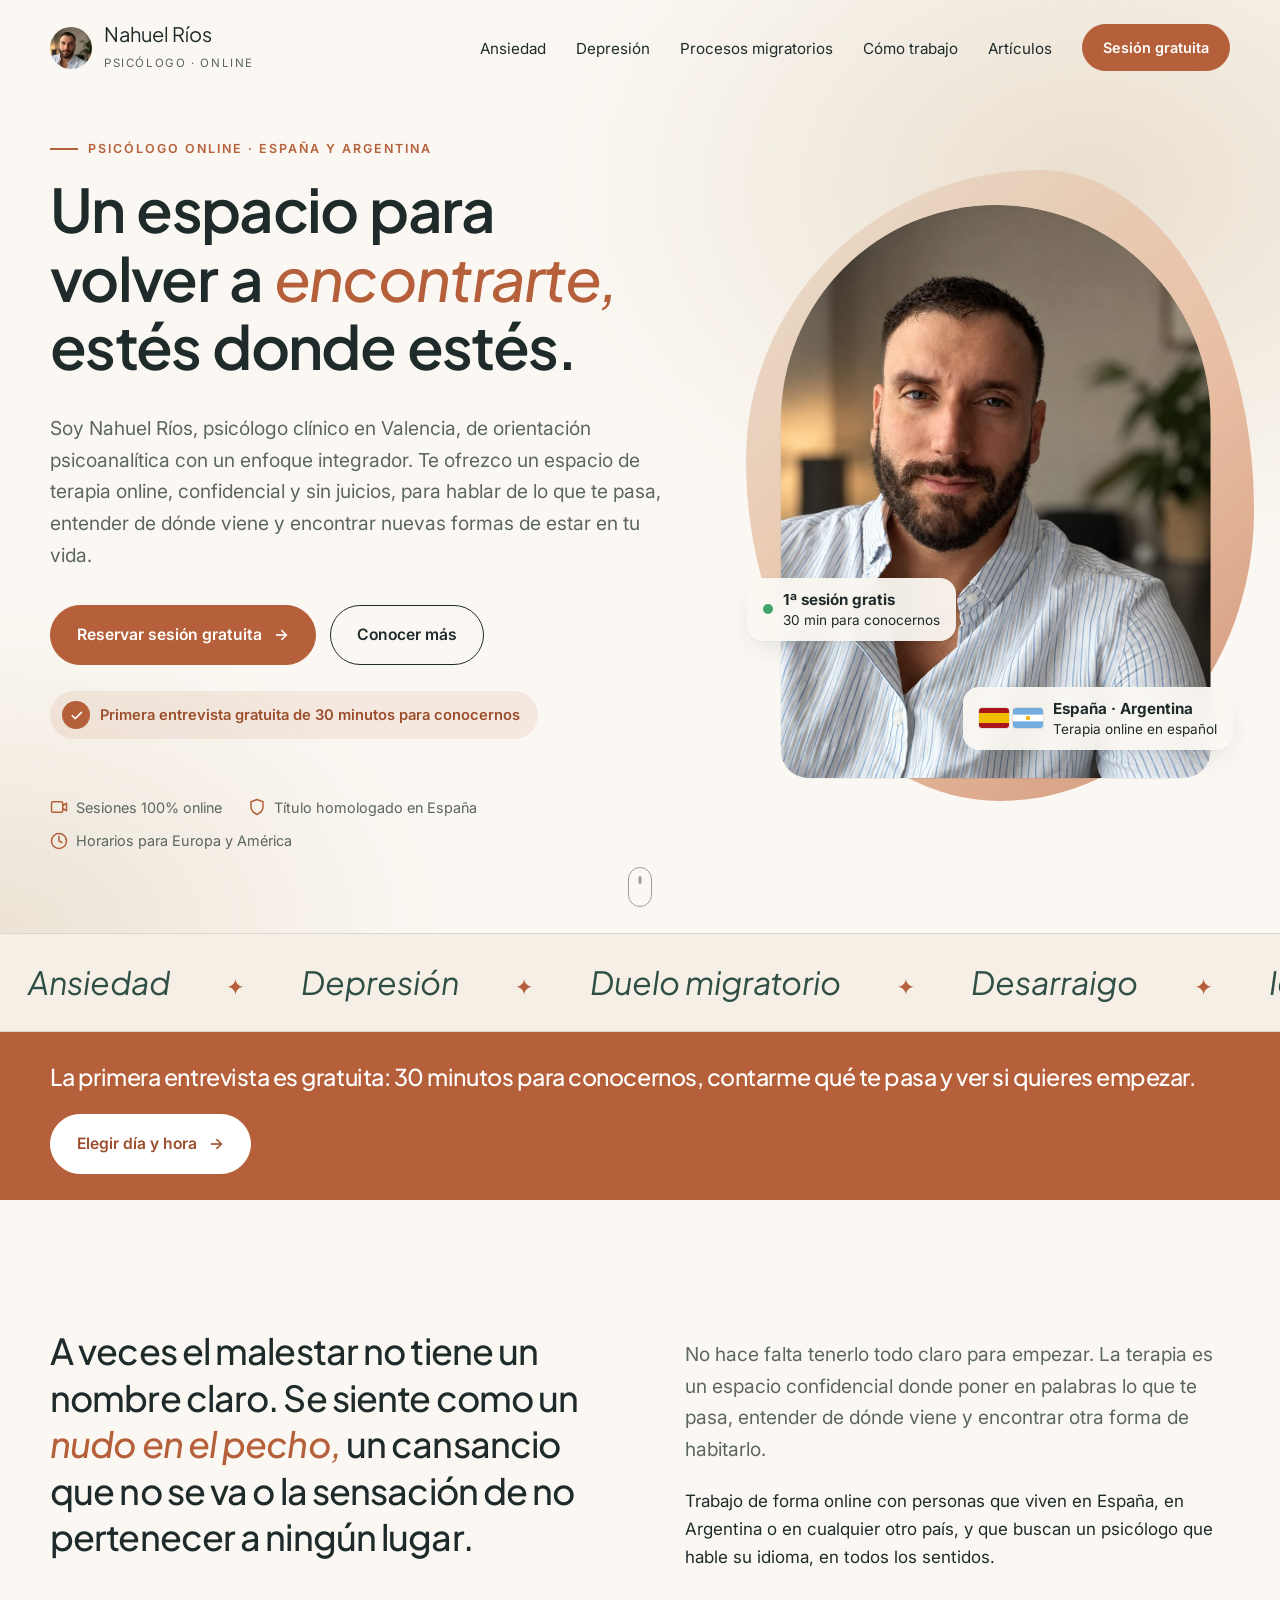
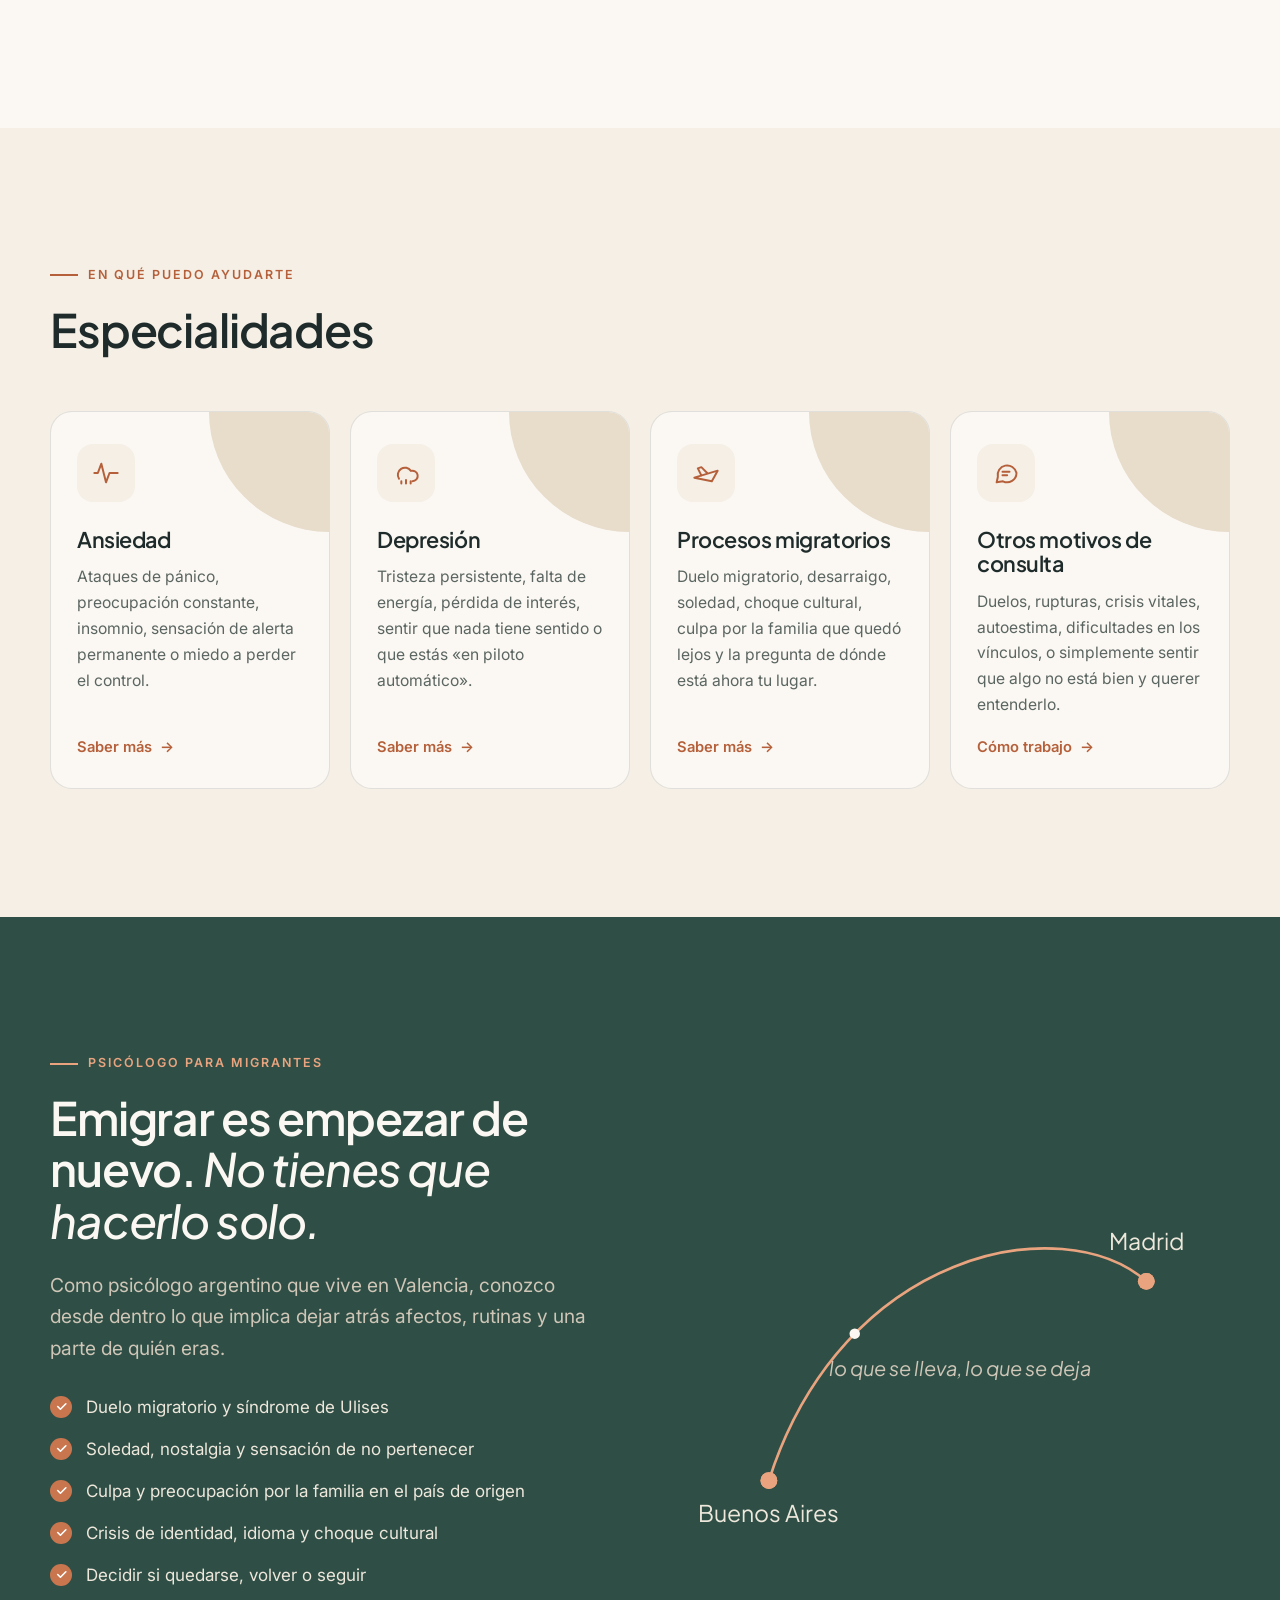
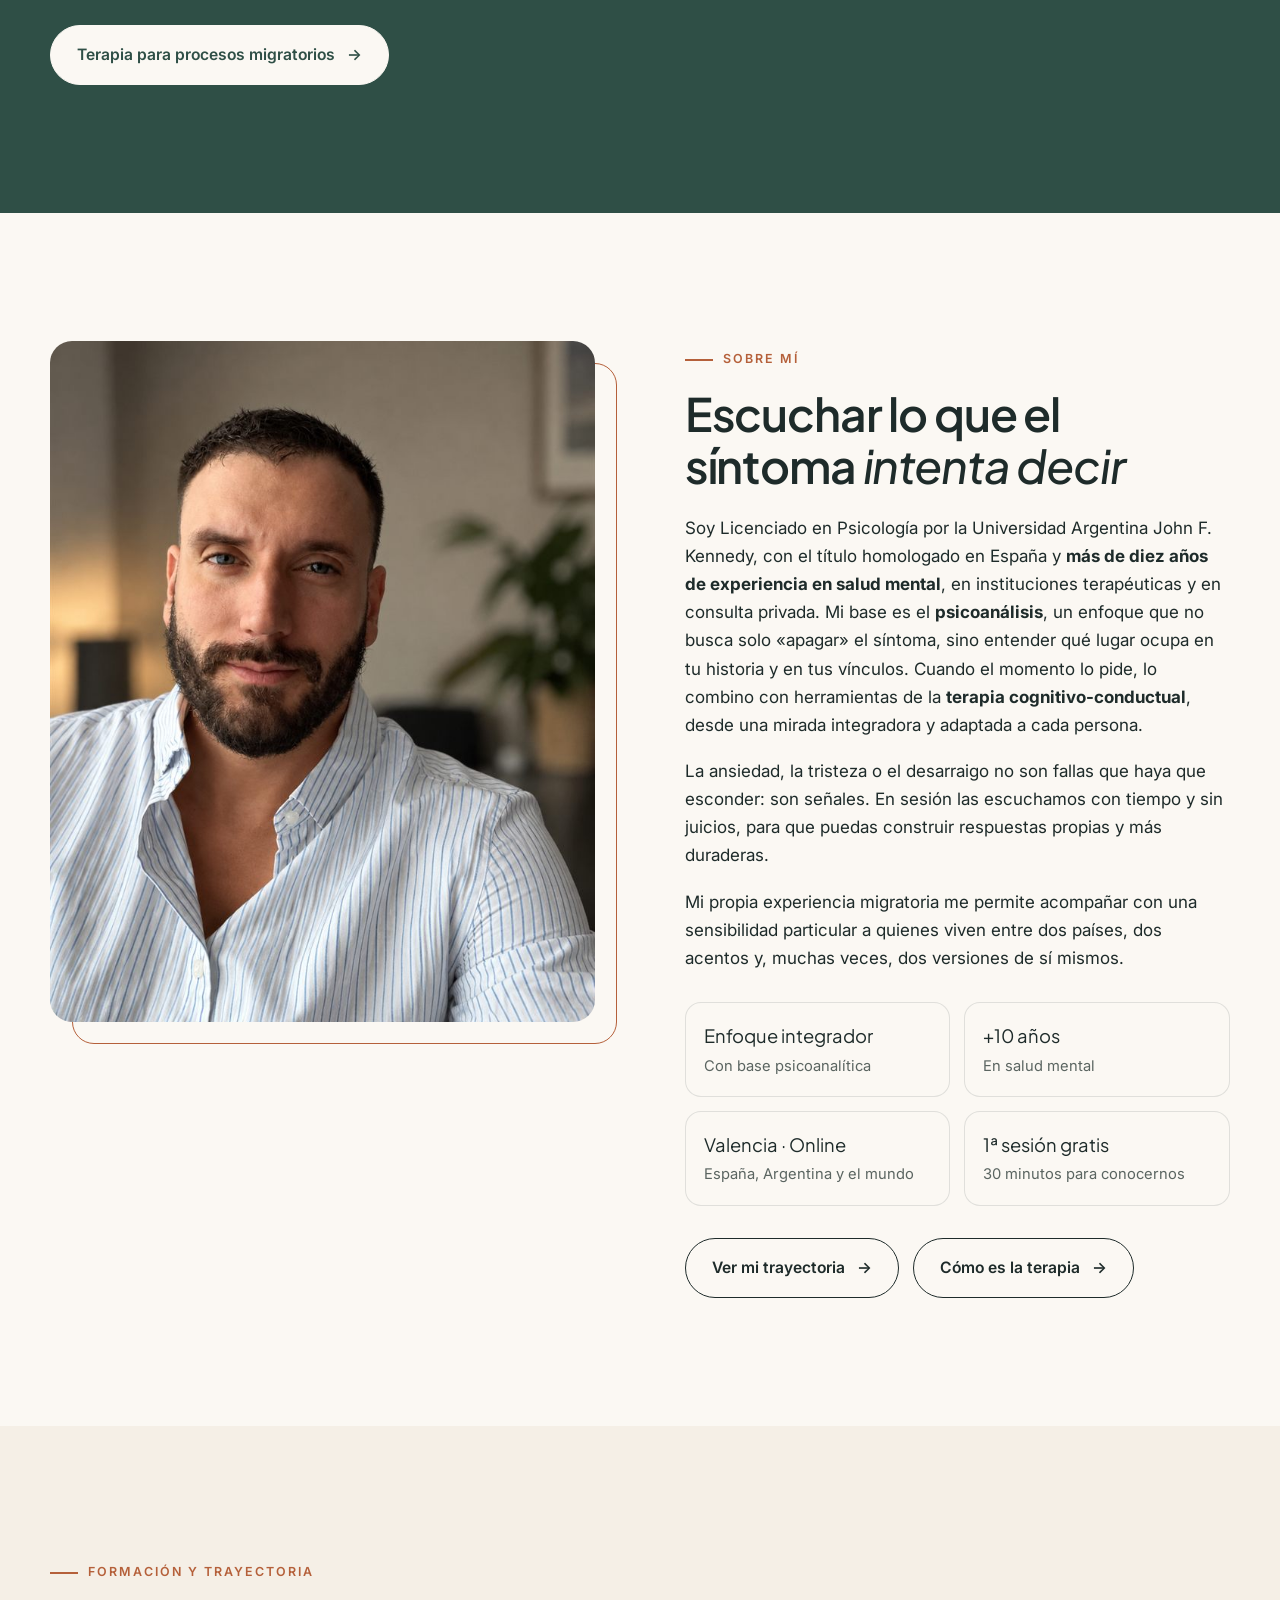
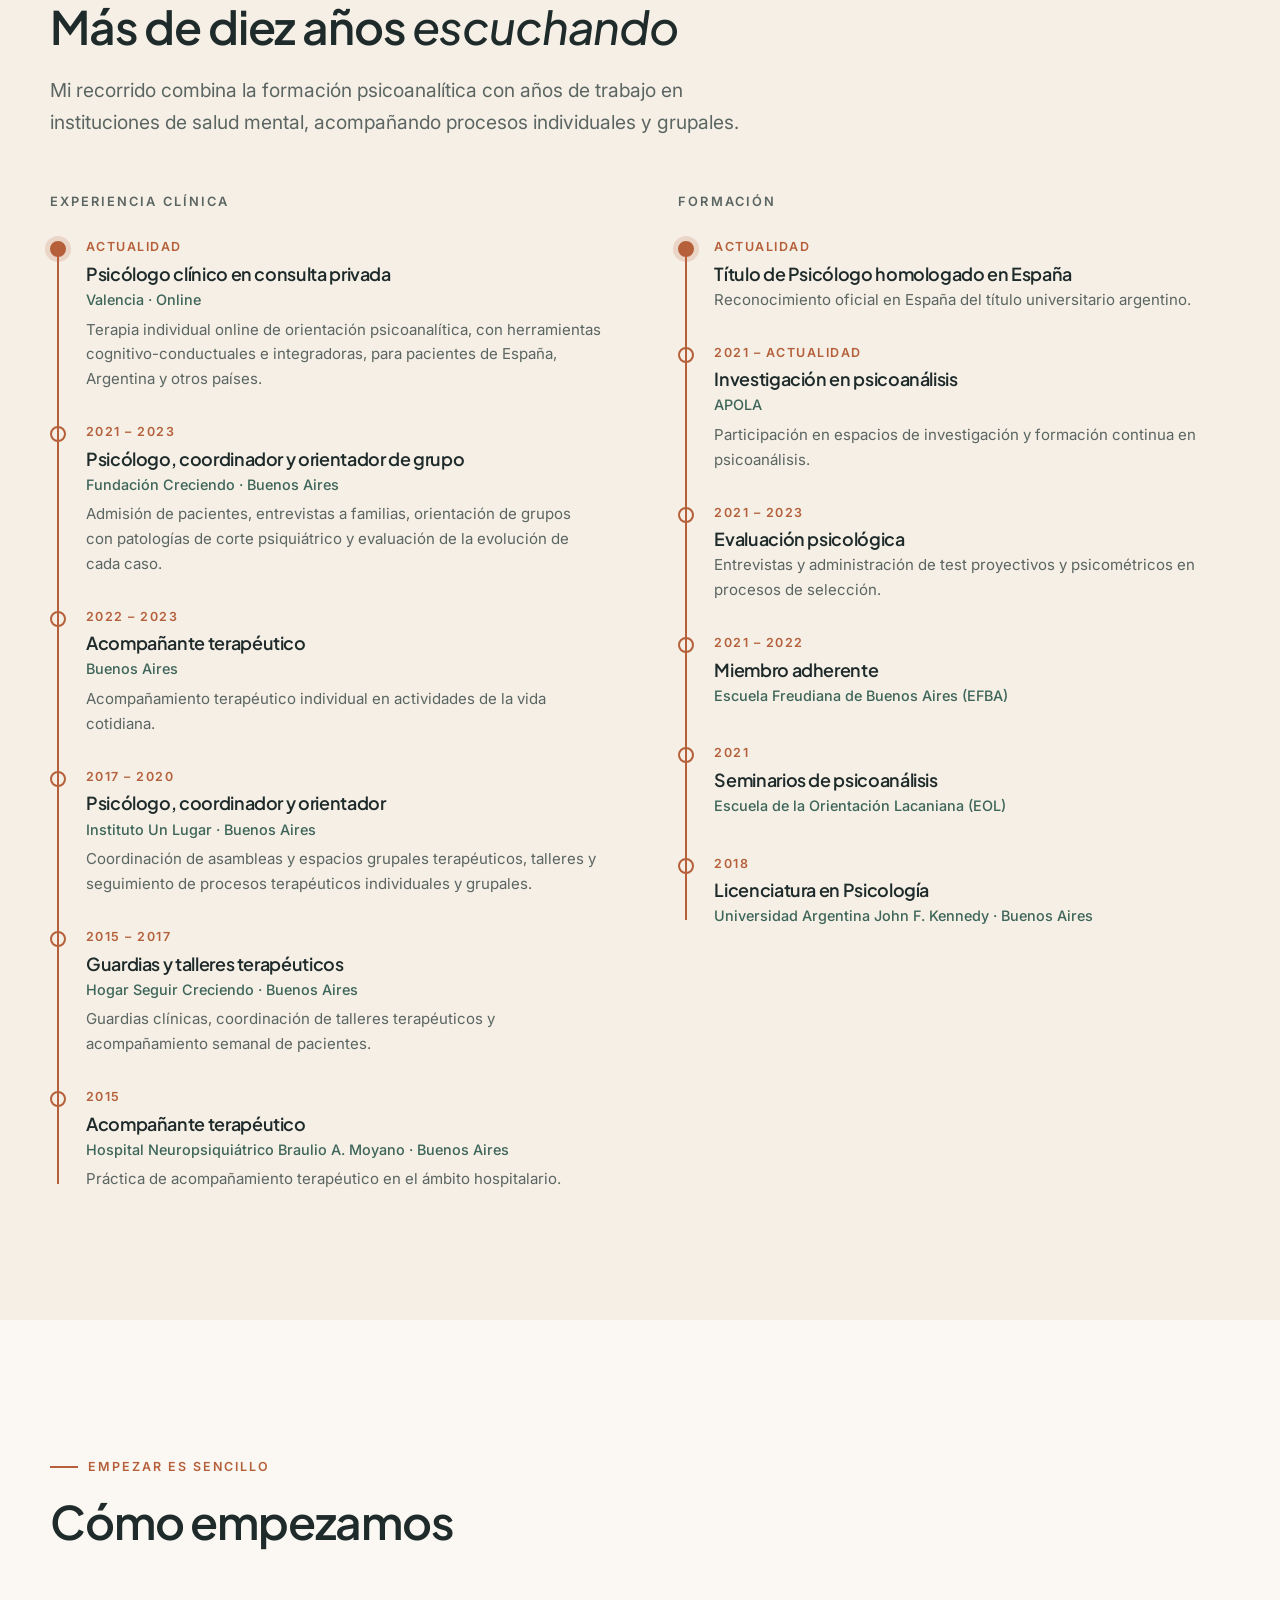
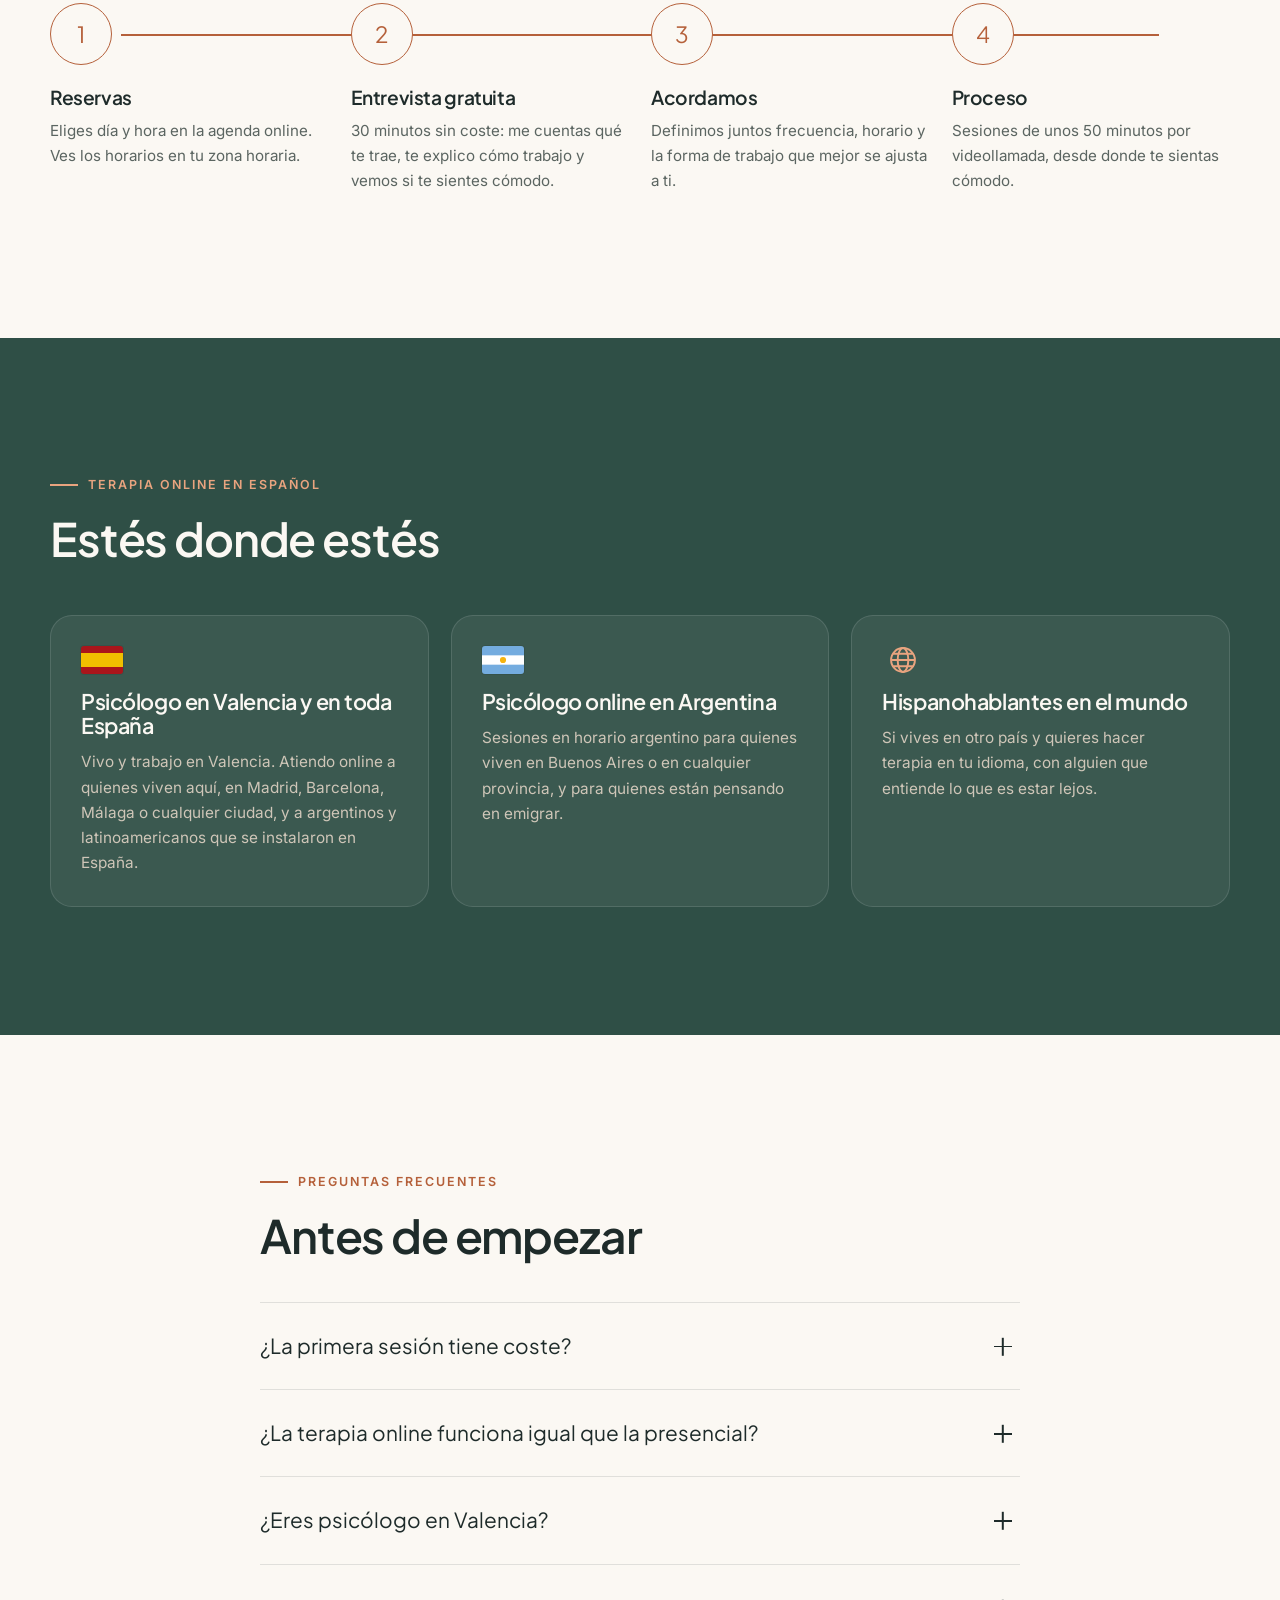
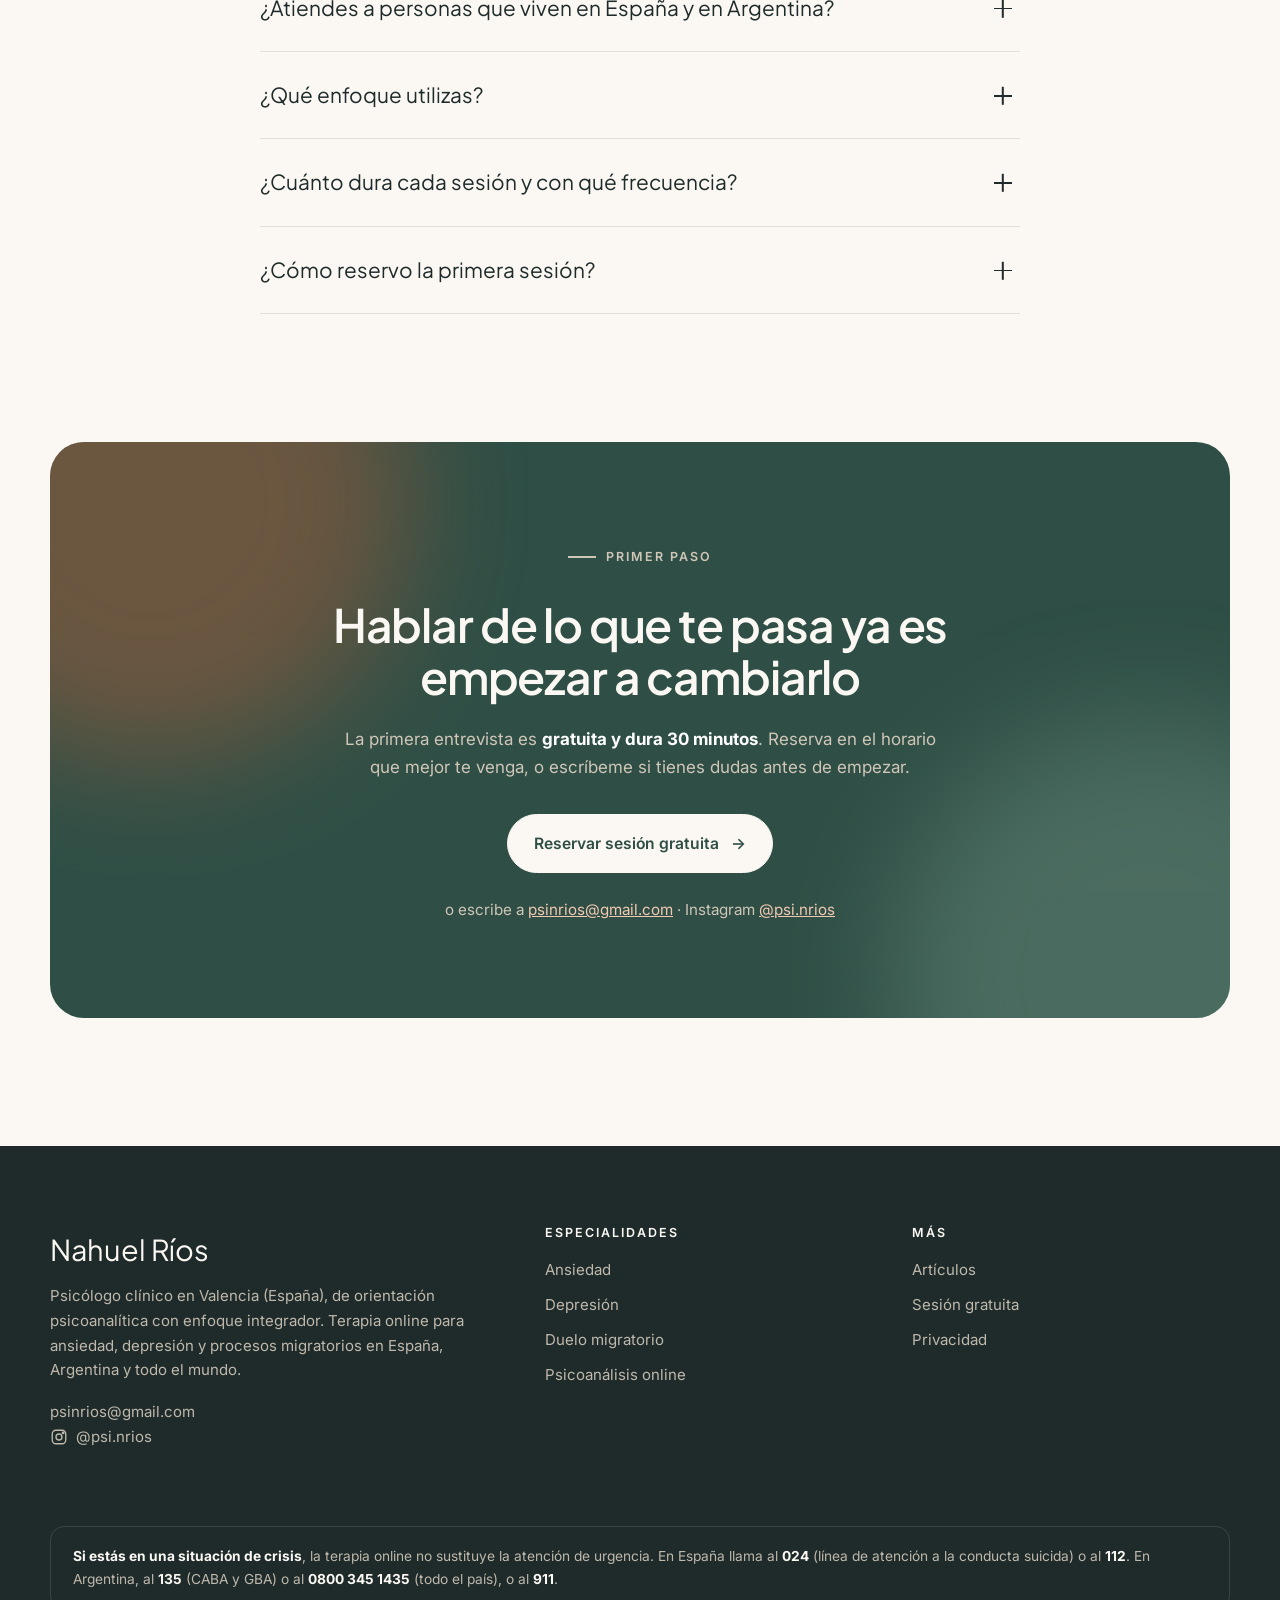
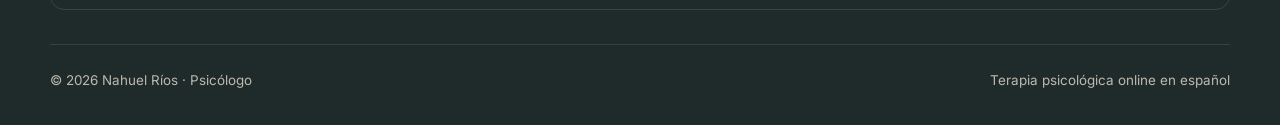
<file: index.html>
<!doctype html>
<html lang="es">
<head>
<meta charset="utf-8">
<meta name="google-site-verification" content="GBkx9OjzheQSvq-jb-4_5hiluLw9N0tDt3ldVP__4Xs" />
<meta name="viewport" content="width=device-width, initial-scale=1">
<title>Nahuel Ríos · Psicólogo en Valencia y online | España y Argentina</title>
<meta name="description" content="Psicólogo clínico en Valencia con título homologado en España. Terapia online de orientación psicoanalítica e integradora para ansiedad, depresión, duelos y procesos migratorios. Primera entrevista gratuita de 30 minutos.">
<link rel="canonical" href="https://nahuel-rios.github.io/Psicologo/">
<meta name="robots" content="index, follow, max-image-preview:large">
<meta name="author" content="Nahuel Ríos">
<meta name="theme-color" content="#2F4F46">
<meta property="og:type" content="website">
<meta property="og:locale" content="es_ES">
<meta property="og:locale:alternate" content="es_AR">
<meta property="og:site_name" content="Nahuel Ríos · Psicólogo">
<meta property="og:title" content="Nahuel Ríos · Psicólogo en Valencia y online">
<meta property="og:description" content="Terapia psicoanalítica online para ansiedad, depresión y duelo migratorio. España, Argentina y el mundo.">
<meta property="og:url" content="https://nahuel-rios.github.io/Psicologo/">
<meta property="og:image" content="https://nahuel-rios.github.io/Psicologo/img/nahuel-rios-og.jpg">
<meta property="og:image:width" content="1200">
<meta property="og:image:height" content="630">
<meta name="twitter:card" content="summary_large_image">
<link rel="icon" href="favicon.svg" type="image/svg+xml">
<link rel="apple-touch-icon" href="img/nahuel-rios-avatar.jpg">
<link rel="preconnect" href="https://fonts.googleapis.com">
<link rel="preconnect" href="https://fonts.gstatic.com" crossorigin>
<link href="https://fonts.googleapis.com/css2?family=Plus+Jakarta+Sans:ital,wght@0,400..700;1,400..700&family=Inter:wght@400;500;600&display=swap" rel="stylesheet">
<link rel="preload" as="image" href="img/nahuel-rios-psicologo.jpg">
<link rel="stylesheet" href="css/styles.css?v=3">
<script type="application/ld+json">
{
  "@context": "https://schema.org",
  "@graph": [
    {
      "@type": "Person",
      "@id": "https://nahuel-rios.github.io/Psicologo/#nahuel",
      "name": "Nahuel Ríos",
      "alternateName": "Nahuel Rios",
      "jobTitle": "Psicólogo clínico",
      "description": "Psicólogo clínico en Valencia. Licenciado en Psicología con título homologado en España. Orientación psicoanalítica con enfoque integrador. Especializado en ansiedad, depresión y procesos migratorios.",
      "address": { "@type": "PostalAddress", "addressLocality": "Valencia", "addressRegion": "Comunidad Valenciana", "addressCountry": "ES" },
      "workLocation": { "@type": "Place", "name": "Valencia, España" },
      "image": "https://nahuel-rios.github.io/Psicologo/img/nahuel-rios-psicologo.jpg",
      "email": "mailto:psinrios@gmail.com",
      "url": "https://nahuel-rios.github.io/Psicologo/",
      "sameAs": ["https://www.instagram.com/psi.nrios/"],
      "alumniOf": { "@type": "CollegeOrUniversity", "name": "Universidad Argentina John F. Kennedy", "url": "https://www.kennedy.edu.ar/" },
      "hasCredential": { "@type": "EducationalOccupationalCredential", "credentialCategory": "degree", "name": "Licenciatura en Psicología", "recognizedBy": { "@type": "CollegeOrUniversity", "name": "Universidad Argentina John F. Kennedy" } },
      "nationality": { "@type": "Country", "name": "Argentina" },
      "knowsLanguage": "es",
      "knowsAbout": ["Psicoanálisis", "Terapia cognitivo-conductual", "Psicoterapia integradora", "Ansiedad", "Depresión", "Duelo migratorio", "Síndrome de Ulises", "Terapia online", "Migración"]
    },
    {
      "@type": "ProfessionalService",
      "@id": "https://nahuel-rios.github.io/Psicologo/#consulta",
      "name": "Nahuel Ríos · Psicólogo en Valencia y online",
      "url": "https://nahuel-rios.github.io/Psicologo/",
      "image": "https://nahuel-rios.github.io/Psicologo/img/nahuel-rios-og.jpg",
      "email": "psinrios@gmail.com",
      "address": { "@type": "PostalAddress", "addressLocality": "Valencia", "addressRegion": "Comunidad Valenciana", "addressCountry": "ES" },
      "founder": { "@id": "https://nahuel-rios.github.io/Psicologo/#nahuel" },
      "employee": { "@id": "https://nahuel-rios.github.io/Psicologo/#nahuel" },
      "knowsAbout": ["Psicología", "Psicoanálisis", "Terapia cognitivo-conductual", "Ansiedad", "Depresión", "Duelo migratorio"],
      "hasOfferCatalog": {
        "@type": "OfferCatalog",
        "name": "Terapia psicológica online",
        "itemListElement": [
          { "@type": "Offer", "price": "0", "priceCurrency": "EUR", "description": "Primera entrevista gratuita de 30 minutos", "url": "https://cal.com/psirios/primerasesion?user=psirios", "itemOffered": { "@type": "Service", "name": "Primera entrevista gratuita (30 minutos)" } },
          { "@type": "Offer", "itemOffered": { "@type": "Service", "name": "Terapia online para la ansiedad", "url": "https://nahuel-rios.github.io/Psicologo/ansiedad.html" } },
          { "@type": "Offer", "itemOffered": { "@type": "Service", "name": "Terapia online para la depresión", "url": "https://nahuel-rios.github.io/Psicologo/depresion.html" } },
          { "@type": "Offer", "itemOffered": { "@type": "Service", "name": "Acompañamiento psicológico en procesos migratorios y duelo migratorio", "url": "https://nahuel-rios.github.io/Psicologo/duelo-migratorio.html" } },
          { "@type": "Offer", "itemOffered": { "@type": "Service", "name": "Psicoanálisis online", "url": "https://nahuel-rios.github.io/Psicologo/psicoanalisis-online.html" } }
        ]
      },
      "areaServed": [
        { "@type": "City", "name": "Valencia" },
        { "@type": "Country", "name": "España" },
        { "@type": "Country", "name": "Argentina" },
        { "@type": "Place", "name": "Hispanohablantes en todo el mundo" }
      ],
      "availableLanguage": "Spanish",
      "potentialAction": { "@type": "ReserveAction", "target": "https://cal.com/psirios/primerasesion?user=psirios", "name": "Reservar sesión gratuita" }
    },
    {
      "@type": "WebSite",
      "@id": "https://nahuel-rios.github.io/Psicologo/#web",
      "url": "https://nahuel-rios.github.io/Psicologo/",
      "name": "Nahuel Ríos · Psicólogo",
      "inLanguage": "es"
    },
    {
      "@type": "FAQPage",
      "mainEntity": [
        { "@type": "Question", "name": "¿La primera sesión tiene coste?", "acceptedAnswer": { "@type": "Answer", "text": "No. La primera entrevista es gratuita y dura 30 minutos. Sirve para conocernos, que me cuentes qué te trae, resolver tus dudas y decidir con tranquilidad si quieres empezar el proceso." } },
        { "@type": "Question", "name": "¿La terapia online funciona igual que la presencial?", "acceptedAnswer": { "@type": "Answer", "text": "Sí. La investigación muestra resultados comparables en ansiedad y depresión. Lo central es el vínculo terapéutico y la regularidad de los encuentros, no la pantalla. Además, permite sostener el tratamiento aunque te mudes o viajes." } },
        { "@type": "Question", "name": "¿Eres psicólogo en Valencia?", "acceptedAnswer": { "@type": "Answer", "text": "Sí, vivo y trabajo en Valencia. Las sesiones son online, así que puedes hacer terapia desde cualquier barrio de Valencia, desde el resto de España o desde otro país, sin desplazamientos." } },
        { "@type": "Question", "name": "¿Atiendes a personas que viven en España y en Argentina?", "acceptedAnswer": { "@type": "Answer", "text": "Sí. Las sesiones son online, en español, y coordino horarios compatibles con España, Argentina y otros países. Tengo el título de psicólogo homologado en España." } },
        { "@type": "Question", "name": "¿Qué enfoque utilizas?", "acceptedAnswer": { "@type": "Answer", "text": "Mi base es el psicoanálisis: busco entender qué dice el malestar de tu historia y de tu forma de vincularte, para que el cambio sea más profundo y duradero. Cuando hace falta, lo combino con herramientas cognitivo-conductuales, con un enfoque integrador adaptado a cada persona." } },
        { "@type": "Question", "name": "¿Cuánto dura cada sesión y con qué frecuencia?", "acceptedAnswer": { "@type": "Answer", "text": "Las sesiones duran alrededor de 50 minutos. Habitualmente se trabaja con una frecuencia semanal, que se acuerda en la primera entrevista según cada caso." } },
        { "@type": "Question", "name": "¿Cómo reservo la primera sesión?", "acceptedAnswer": { "@type": "Answer", "text": "Puedes elegir día y hora directamente en la agenda online o escribir a psinrios@gmail.com." } }
      ]
    }
  ]
}
</script>
</head>
<body>
<a class="skip" href="#main">Saltar al contenido</a>
<div class="read-progress" aria-hidden="true" style="display:none"></div>

<header class="site-header">
  <nav class="wrap nav" aria-label="Principal">
    <a class="brand" href="./" aria-label="Nahuel Ríos, psicólogo — inicio">
      <img src="img/nahuel-rios-avatar.jpg" alt="" width="42" height="42">
      <span><span class="brand-name">Nahuel Ríos</span><span class="brand-sub">Psicólogo · Online</span></span>
    </a>
    <button class="menu-toggle" aria-label="Abrir menú" aria-expanded="false" aria-controls="menu"><span></span></button>
    <ul class="nav-links" id="menu">
      <li><a href="ansiedad.html">Ansiedad</a></li>
      <li><a href="depresion.html">Depresión</a></li>
      <li><a href="duelo-migratorio.html">Procesos migratorios</a></li>
      <li><a href="psicoanalisis-online.html">Cómo trabajo</a></li>
      <li><a href="blog/">Artículos</a></li>
      <li><a class="btn" href="https://cal.com/psirios/primerasesion?user=psirios" target="_blank" rel="noopener">Sesión gratuita</a></li>
    </ul>
  </nav>
</header>

<main id="main">
  <!-- HERO -->
  <section class="hero">
    <div class="wrap hero-grid">
      <div>
        <p class="eyebrow">Psicólogo online · España y Argentina</p>
        <h1>
          <span class="line"><span>Un espacio para</span></span>
          <span class="line"><span>volver a <em>encontrarte,</em></span></span>
          <span class="line"><span>estés donde estés.</span></span>
        </h1>
        <p class="lead">Soy Nahuel Ríos, psicólogo clínico en Valencia, de orientación psicoanalítica con un enfoque integrador. Te ofrezco un espacio de terapia online, confidencial y sin juicios, para hablar de lo que te pasa, entender de dónde viene y encontrar nuevas formas de estar en tu vida.</p>
        <div class="btn-row">
          <a class="btn" href="https://cal.com/psirios/primerasesion?user=psirios" target="_blank" rel="noopener">Reservar sesión gratuita <span class="arrow" aria-hidden="true">→</span></a>
          <a class="btn btn--ghost" href="#como-trabajo">Conocer más</a>
        </div>
        <p class="free-pill"><span class="gift" aria-hidden="true"><svg width="15" height="15" viewBox="0 0 24 24" fill="none" stroke="currentColor" stroke-width="2.4" stroke-linecap="round" stroke-linejoin="round"><path d="M5 12l5 5L20 7"/></svg></span>Primera entrevista gratuita de 30 minutos para conocernos</p>
        <div class="hero-meta">
          <span><svg width="18" height="18" viewBox="0 0 24 24" fill="none" stroke="currentColor" stroke-width="2" stroke-linecap="round" stroke-linejoin="round" aria-hidden="true"><rect x="2" y="5" width="15" height="14" rx="2"/><path d="M17 10l5-3v10l-5-3"/></svg>Sesiones 100% online</span>
          <span><svg width="18" height="18" viewBox="0 0 24 24" fill="none" stroke="currentColor" stroke-width="2" stroke-linecap="round" stroke-linejoin="round" aria-hidden="true"><path d="M12 22s8-4 8-10V5l-8-3-8 3v7c0 6 8 10 8 10z"/></svg>Título homologado en España</span>
          <span><svg width="18" height="18" viewBox="0 0 24 24" fill="none" stroke="currentColor" stroke-width="2" stroke-linecap="round" stroke-linejoin="round" aria-hidden="true"><circle cx="12" cy="12" r="10"/><path d="M12 6v6l4 2"/></svg>Horarios para Europa y América</span>
        </div>
      </div>
      <div class="portrait" data-parallax>
        <div class="portrait-blob" aria-hidden="true"></div>
        <div class="portrait-frame">
          <img src="img/nahuel-rios-psicologo.jpg" alt="Nahuel Ríos, psicólogo especializado en ansiedad, depresión y procesos migratorios" width="720" height="960">
        </div>
        <div class="badge badge--a"><span class="dot" aria-hidden="true"></span><span><strong>1ª sesión gratis</strong>30 min para conocernos</span></div>
        <div class="badge badge--b"><span class="flags" aria-hidden="true"><svg class="flag-svg" viewBox="0 0 30 20"><rect width="30" height="20" fill="#AA151B"/><rect y="5" width="30" height="10" fill="#F1BF00"/></svg><svg class="flag-svg" viewBox="0 0 30 20"><rect width="30" height="20" fill="#74ACDF"/><rect y="6.67" width="30" height="6.67" fill="#fff"/><circle cx="15" cy="10" r="2.2" fill="#F6B40E"/></svg></span><span><strong>España · Argentina</strong>Terapia online en español</span></div>
      </div>
    </div>
    <div class="scroll-cue" aria-hidden="true"></div>
  </section>

  <!-- MARQUEE -->
  <div class="marquee" aria-hidden="true">
    <div class="marquee-track">
      <span>Ansiedad</span><span>Depresión</span><span>Duelo migratorio</span><span>Desarraigo</span><span>Identidad</span><span>Soledad</span><span>Angustia</span><span>Vínculos</span>
      <span>Ansiedad</span><span>Depresión</span><span>Duelo migratorio</span><span>Desarraigo</span><span>Identidad</span><span>Soledad</span><span>Angustia</span><span>Vínculos</span>
    </div>
  </div>

  <!-- SESIÓN GRATUITA -->
  <div class="free-strip">
    <div class="wrap">
      <p class="reveal">La primera entrevista es gratuita: 30 minutos para conocernos, contarme qué te pasa y ver si quieres empezar.</p>
      <a class="btn reveal" style="--d:.1s" href="https://cal.com/psirios/primerasesion?user=psirios" target="_blank" rel="noopener">Elegir día y hora <span class="arrow" aria-hidden="true">→</span></a>
    </div>
  </div>

  <!-- INTRO -->
  <section class="section">
    <div class="wrap split split--center">
      <p class="big-quote" data-split>A veces el malestar no tiene un nombre claro. Se siente como un <em>nudo en el pecho,</em> un cansancio que no se va o la sensación de no pertenecer a ningún lugar.</p>
      <div class="reveal">
        <p class="lead">No hace falta tenerlo todo claro para empezar. La terapia es un espacio confidencial donde poner en palabras lo que te pasa, entender de dónde viene y encontrar otra forma de habitarlo.</p>
        <p>Trabajo de forma online con personas que viven en España, en Argentina o en cualquier otro país, y que buscan un psicólogo que hable su idioma, en todos los sentidos.</p>
      </div>
    </div>
  </section>

  <!-- ESPECIALIDADES -->
  <section class="section section--cream" id="especialidades">
    <div class="wrap">
      <p class="eyebrow reveal">En qué puedo ayudarte</p>
      <h2 class="reveal" style="--d:.08s">Especialidades</h2>
      <div class="cards" data-stagger>
        <a class="card" href="ansiedad.html">
          <span class="card-icon"><svg width="28" height="28" viewBox="0 0 24 24" fill="none" stroke="currentColor" stroke-width="1.7" stroke-linecap="round" stroke-linejoin="round" aria-hidden="true"><path d="M2 12h3l3-8 4 16 3-8h7"/></svg></span>
          <h3>Ansiedad</h3>
          <p>Ataques de pánico, preocupación constante, insomnio, sensación de alerta permanente o miedo a perder el control.</p>
          <span class="more">Saber más <span class="arrow" aria-hidden="true">→</span></span>
        </a>
        <a class="card" href="depresion.html">
          <span class="card-icon"><svg width="28" height="28" viewBox="0 0 24 24" fill="none" stroke="currentColor" stroke-width="1.7" stroke-linecap="round" stroke-linejoin="round" aria-hidden="true"><path d="M17.5 19a4.5 4.5 0 1 0-1.3-8.8A6 6 0 1 0 6 16.9"/><path d="M8 19v2M12 18v3M16 19v2"/></svg></span>
          <h3>Depresión</h3>
          <p>Tristeza persistente, falta de energía, pérdida de interés, sentir que nada tiene sentido o que estás «en piloto automático».</p>
          <span class="more">Saber más <span class="arrow" aria-hidden="true">→</span></span>
        </a>
        <a class="card" href="duelo-migratorio.html">
          <span class="card-icon"><svg width="28" height="28" viewBox="0 0 24 24" fill="none" stroke="currentColor" stroke-width="1.7" stroke-linecap="round" stroke-linejoin="round" aria-hidden="true"><path d="M2 16l20-6-5 9z"/><path d="M8 14l-3-6 3-1 5 5"/></svg></span>
          <h3>Procesos migratorios</h3>
          <p>Duelo migratorio, desarraigo, soledad, choque cultural, culpa por la familia que quedó lejos y la pregunta de dónde está ahora tu lugar.</p>
          <span class="more">Saber más <span class="arrow" aria-hidden="true">→</span></span>
        </a>
        <a class="card" href="psicoanalisis-online.html">
          <span class="card-icon"><svg width="28" height="28" viewBox="0 0 24 24" fill="none" stroke="currentColor" stroke-width="1.7" stroke-linecap="round" stroke-linejoin="round" aria-hidden="true"><path d="M21 12a8 8 0 0 1-11.6 7.1L4 20l1-4.6A8 8 0 1 1 21 12z"/><path d="M9 11h6M9 14h4"/></svg></span>
          <h3>Otros motivos de consulta</h3>
          <p>Duelos, rupturas, crisis vitales, autoestima, dificultades en los vínculos, o simplemente sentir que algo no está bien y querer entenderlo.</p>
          <span class="more">Cómo trabajo <span class="arrow" aria-hidden="true">→</span></span>
        </a>
      </div>
    </div>
  </section>

  <!-- MIGRACIÓN -->
  <section class="section section--green" id="migracion">
    <div class="wrap split split--center">
      <div>
        <p class="eyebrow reveal">Psicólogo para migrantes</p>
        <h2 class="reveal" style="--d:.08s">Emigrar es empezar de nuevo. <em>No tienes que hacerlo solo.</em></h2>
        <p class="lead reveal" style="--d:.16s">Como psicólogo argentino que vive en Valencia, conozco desde dentro lo que implica dejar atrás afectos, rutinas y una parte de quién eras.</p>
        <ul class="feature-list" data-stagger>
          <li>Duelo migratorio y síndrome de Ulises</li>
          <li>Soledad, nostalgia y sensación de no pertenecer</li>
          <li>Culpa y preocupación por la familia en el país de origen</li>
          <li>Crisis de identidad, idioma y choque cultural</li>
          <li>Decidir si quedarse, volver o seguir</li>
        </ul>
        <div class="btn-row reveal" style="margin-top:36px">
          <a class="btn btn--light" href="duelo-migratorio.html">Terapia para procesos migratorios <span class="arrow" aria-hidden="true">→</span></a>
        </div>
      </div>
      <div class="route reveal reveal--scale" aria-label="Ilustración: un trayecto entre Buenos Aires y Madrid" role="img">
        <svg viewBox="0 0 520 380" fill="none">
          <path class="path-bg" d="M80 300 C 150 80, 360 40, 440 110" stroke-width="2" stroke-dasharray="4 8"/>
          <path class="path" id="routePath" d="M80 300 C 150 80, 360 40, 440 110" stroke-width="2.5" stroke-linecap="round" pathLength="1"/>
          <g class="city">
            <circle class="ring" cx="80" cy="300" r="8" fill="#E9A47F"/>
            <circle cx="80" cy="300" r="8" fill="#E9A47F"/>
            <text x="80" y="340" text-anchor="middle" fill="#EEE7DC" font-family="Plus Jakarta Sans, system-ui, sans-serif" font-size="22">Buenos Aires</text>
          </g>
          <g class="city city--b">
            <circle class="ring" cx="440" cy="110" r="8" fill="#E9A47F"/>
            <circle cx="440" cy="110" r="8" fill="#E9A47F"/>
            <text x="440" y="80" text-anchor="middle" fill="#EEE7DC" font-family="Plus Jakarta Sans, system-ui, sans-serif" font-size="22">Madrid</text>
          </g>
          <g class="traveler">
            <circle r="5" fill="#FBF8F3">
              <animateMotion dur="7s" repeatCount="indefinite" keyPoints="0;1" keyTimes="0;1" calcMode="spline" keySplines=".5 0 .5 1"><mpath href="#routePath"/></animateMotion>
            </circle>
          </g>
          <text x="262" y="200" text-anchor="middle" fill="#CFC6B8" font-family="Plus Jakarta Sans, system-ui, sans-serif" font-style="italic" font-size="19">lo que se lleva, lo que se deja</text>
        </svg>
      </div>
    </div>
  </section>

  <!-- CÓMO TRABAJO -->
  <section class="section" id="como-trabajo">
    <div class="wrap split">
      <div class="about-photo reveal reveal--left">
        <img src="img/nahuel-rios-psicologo.jpg" alt="Retrato de Nahuel Ríos, psicólogo psicoanalista" width="720" height="960" loading="lazy">
      </div>
      <div>
        <p class="eyebrow reveal">Sobre mí</p>
        <h2 class="reveal" style="--d:.08s">Escuchar lo que el síntoma <em>intenta decir</em></h2>
        <div class="reveal" style="--d:.16s">
          <p>Soy Licenciado en Psicología por la Universidad Argentina John F. Kennedy, con el título homologado en España y <strong>más de diez años de experiencia en salud mental</strong>, en instituciones terapéuticas y en consulta privada. Mi base es el <strong>psicoanálisis</strong>, un enfoque que no busca solo «apagar» el síntoma, sino entender qué lugar ocupa en tu historia y en tus vínculos. Cuando el momento lo pide, lo combino con herramientas de la <strong>terapia cognitivo-conductual</strong>, desde una mirada integradora y adaptada a cada persona.</p>
          <p>La ansiedad, la tristeza o el desarraigo no son fallas que haya que esconder: son señales. En sesión las escuchamos con tiempo y sin juicios, para que puedas construir respuestas propias y más duraderas.</p>
          <p>Mi propia experiencia migratoria me permite acompañar con una sensibilidad particular a quienes viven entre dos países, dos acentos y, muchas veces, dos versiones de sí mismos.</p>
        </div>
        <div class="facts" data-stagger>
          <div class="fact"><strong>Enfoque integrador</strong>Con base psicoanalítica</div>
          <div class="fact"><strong>+10 años</strong>En salud mental</div>
          <div class="fact"><strong>Valencia · Online</strong>España, Argentina y el mundo</div>
          <div class="fact"><strong>1ª sesión gratis</strong>30 minutos para conocernos</div>
        </div>
        <div class="btn-row reveal" style="margin-top:32px">
          <a class="btn btn--ghost" href="#trayectoria">Ver mi trayectoria <span class="arrow" aria-hidden="true">→</span></a>
          <a class="btn btn--ghost" href="psicoanalisis-online.html">Cómo es la terapia <span class="arrow" aria-hidden="true">→</span></a>
        </div>
      </div>
    </div>
  </section>

  <!-- TRAYECTORIA -->
  <section class="section section--cream" id="trayectoria">
    <div class="wrap">
      <p class="eyebrow reveal">Formación y trayectoria</p>
      <h2 class="reveal" style="--d:.08s">Más de diez años <em>escuchando</em></h2>
      <p class="lead reveal" style="--d:.14s">Mi recorrido combina la formación psicoanalítica con años de trabajo en instituciones de salud mental, acompañando procesos individuales y grupales.</p>
      <div class="cv-grid">
        <div>
          <h3 class="cv-title reveal">Experiencia clínica</h3>
          <ol class="timeline" data-stagger>
            <li><span class="tl-date">Actualidad</span><h4>Psicólogo clínico en consulta privada</h4><span class="tl-place">Valencia · Online</span><p>Terapia individual online de orientación psicoanalítica, con herramientas cognitivo-conductuales e integradoras, para pacientes de España, Argentina y otros países.</p></li>
            <li><span class="tl-date">2021 – 2023</span><h4>Psicólogo, coordinador y orientador de grupo</h4><span class="tl-place">Fundación Creciendo · Buenos Aires</span><p>Admisión de pacientes, entrevistas a familias, orientación de grupos con patologías de corte psiquiátrico y evaluación de la evolución de cada caso.</p></li>
            <li><span class="tl-date">2022 – 2023</span><h4>Acompañante terapéutico</h4><span class="tl-place">Buenos Aires</span><p>Acompañamiento terapéutico individual en actividades de la vida cotidiana.</p></li>
            <li><span class="tl-date">2017 – 2020</span><h4>Psicólogo, coordinador y orientador</h4><span class="tl-place">Instituto Un Lugar · Buenos Aires</span><p>Coordinación de asambleas y espacios grupales terapéuticos, talleres y seguimiento de procesos terapéuticos individuales y grupales.</p></li>
            <li><span class="tl-date">2015 – 2017</span><h4>Guardias y talleres terapéuticos</h4><span class="tl-place">Hogar Seguir Creciendo · Buenos Aires</span><p>Guardias clínicas, coordinación de talleres terapéuticos y acompañamiento semanal de pacientes.</p></li>
            <li><span class="tl-date">2015</span><h4>Acompañante terapéutico</h4><span class="tl-place">Hospital Neuropsiquiátrico Braulio A. Moyano · Buenos Aires</span><p>Práctica de acompañamiento terapéutico en el ámbito hospitalario.</p></li>
          </ol>
        </div>
        <div>
          <h3 class="cv-title reveal">Formación</h3>
          <ol class="timeline" data-stagger>
            <li><span class="tl-date">Actualidad</span><h4>Título de Psicólogo homologado en España</h4><p>Reconocimiento oficial en España del título universitario argentino.</p></li>
            <li><span class="tl-date">2021 – actualidad</span><h4>Investigación en psicoanálisis</h4><span class="tl-place">APOLA</span><p>Participación en espacios de investigación y formación continua en psicoanálisis.</p></li>
            <li><span class="tl-date">2021 – 2023</span><h4>Evaluación psicológica</h4><p>Entrevistas y administración de test proyectivos y psicométricos en procesos de selección.</p></li>
            <li><span class="tl-date">2021 – 2022</span><h4>Miembro adherente</h4><span class="tl-place">Escuela Freudiana de Buenos Aires (EFBA)</span></li>
            <li><span class="tl-date">2021</span><h4>Seminarios de psicoanálisis</h4><span class="tl-place">Escuela de la Orientación Lacaniana (EOL)</span></li>
            <li><span class="tl-date">2018</span><h4>Licenciatura en Psicología</h4><span class="tl-place">Universidad Argentina John F. Kennedy · Buenos Aires</span></li>
          </ol>
        </div>
      </div>
    </div>
  </section>

  <!-- PASOS -->
  <section class="section">
    <div class="wrap">
      <p class="eyebrow reveal">Empezar es sencillo</p>
      <h2 class="reveal" style="--d:.08s">Cómo empezamos</h2>
      <div class="steps">
        <span class="progress-line" aria-hidden="true"></span>
        <div class="step reveal" style="--d:.1s"><div class="step-num">1</div><h3>Reservas</h3><p>Eliges día y hora en la agenda online. Ves los horarios en tu zona horaria.</p></div>
        <div class="step reveal" style="--d:.3s"><div class="step-num">2</div><h3>Entrevista gratuita</h3><p>30 minutos sin coste: me cuentas qué te trae, te explico cómo trabajo y vemos si te sientes cómodo.</p></div>
        <div class="step reveal" style="--d:.5s"><div class="step-num">3</div><h3>Acordamos</h3><p>Definimos juntos frecuencia, horario y la forma de trabajo que mejor se ajusta a ti.</p></div>
        <div class="step reveal" style="--d:.7s"><div class="step-num">4</div><h3>Proceso</h3><p>Sesiones de unos 50 minutos por videollamada, desde donde te sientas cómodo.</p></div>
      </div>
    </div>
  </section>

  <!-- DÓNDE ATIENDO -->
  <section class="section section--green">
    <div class="wrap">
      <p class="eyebrow reveal">Terapia online en español</p>
      <h2 class="reveal" style="--d:.08s">Estés donde estés</h2>
      <div class="regions" data-stagger>
        <div class="region"><svg class="flag-svg" viewBox="0 0 30 20" aria-hidden="true"><rect width="30" height="20" fill="#AA151B"/><rect y="5" width="30" height="10" fill="#F1BF00"/></svg><h3>Psicólogo en Valencia y en toda España</h3><p>Vivo y trabajo en Valencia. Atiendo online a quienes viven aquí, en Madrid, Barcelona, Málaga o cualquier ciudad, y a argentinos y latinoamericanos que se instalaron en España.</p></div>
        <div class="region"><svg class="flag-svg" viewBox="0 0 30 20" aria-hidden="true"><rect width="30" height="20" fill="#74ACDF"/><rect y="6.67" width="30" height="6.67" fill="#fff"/><circle cx="15" cy="10" r="2.2" fill="#F6B40E"/></svg><h3>Psicólogo online en Argentina</h3><p>Sesiones en horario argentino para quienes viven en Buenos Aires o en cualquier provincia, y para quienes están pensando en emigrar.</p></div>
        <div class="region"><svg class="flag-svg" viewBox="0 0 30 20" aria-hidden="true" style="box-shadow:none"><g fill="none" stroke="#E9A47F" stroke-width="1.4"><circle cx="15" cy="10" r="8.5"/><ellipse cx="15" cy="10" rx="3.8" ry="8.5"/><path d="M6.5 10h17M8 5.5h14M8 14.5h14"/></g></svg><h3>Hispanohablantes en el mundo</h3><p>Si vives en otro país y quieres hacer terapia en tu idioma, con alguien que entiende lo que es estar lejos.</p></div>
      </div>
    </div>
  </section>

  <!-- FAQ -->
  <section class="section">
    <div class="narrow">
      <p class="eyebrow reveal">Preguntas frecuentes</p>
      <h2 class="reveal" style="--d:.08s">Antes de empezar</h2>
      <div class="faq reveal" style="--d:.16s">
        <details>
          <summary>¿La primera sesión tiene coste?</summary>
          <div class="answer"><div><p>No. La primera entrevista es gratuita y dura 30 minutos. Sirve para conocernos, que me cuentes qué te trae, resolver tus dudas y decidir con tranquilidad si quieres empezar el proceso. No implica ningún compromiso.</p></div></div>
        </details>
        <details>
          <summary>¿La terapia online funciona igual que la presencial?</summary>
          <div class="answer"><div><p>Sí. La investigación muestra resultados comparables en ansiedad y depresión. Lo central es el vínculo terapéutico y la regularidad de los encuentros, no la pantalla. Además, permite sostener el tratamiento aunque te mudes o viajes.</p></div></div>
        </details>
        <details>
          <summary>¿Eres psicólogo en Valencia?</summary>
          <div class="answer"><div><p>Sí, vivo y trabajo en Valencia. Las sesiones son online, así que puedes hacer terapia desde cualquier barrio de Valencia, desde el resto de España o desde otro país, sin desplazamientos.</p></div></div>
        </details>
        <details>
          <summary>¿Atiendes a personas que viven en España y en Argentina?</summary>
          <div class="answer"><div><p>Sí. Las sesiones son online, en español, y coordino horarios compatibles con España, Argentina y otros países. Tengo el título de psicólogo homologado en España.</p></div></div>
        </details>
        <details>
          <summary>¿Qué enfoque utilizas?</summary>
          <div class="answer"><div><p>Mi base es el psicoanálisis: no me quedo solo en eliminar el síntoma, sino que busco entender qué dice ese malestar de tu historia y de tu forma de vincularte, para que el cambio sea más profundo y duradero. Cuando hace falta, lo combino con herramientas cognitivo-conductuales, con un enfoque integrador adaptado a cada persona. <a href="psicoanalisis-online.html">Más sobre cómo trabajo</a>.</p></div></div>
        </details>
        <details>
          <summary>¿Cuánto dura cada sesión y con qué frecuencia?</summary>
          <div class="answer"><div><p>Las sesiones duran alrededor de 50 minutos. Habitualmente se trabaja con una frecuencia semanal, que se acuerda en la primera entrevista según cada caso.</p></div></div>
        </details>
        <details>
          <summary>¿Cómo reservo la primera sesión?</summary>
          <div class="answer"><div><p>Puedes elegir día y hora directamente en la <a href="https://cal.com/psirios/primerasesion?user=psirios" target="_blank" rel="noopener">agenda online</a> o escribir a <a href="mailto:psinrios@gmail.com">psinrios@gmail.com</a>.</p></div></div>
        </details>
      </div>
    </div>
  </section>

  <!-- CTA -->
  <section class="section" style="padding-top:0" id="contacto">
    <div class="wrap">
      <div class="cta reveal reveal--scale">
        <span class="glow glow--1" aria-hidden="true"></span><span class="glow glow--2" aria-hidden="true"></span>
        <p class="eyebrow">Primer paso</p>
        <h2>Hablar de lo que te pasa ya es empezar a cambiarlo</h2>
        <p>La primera entrevista es <strong style="color:#fff">gratuita y dura 30 minutos</strong>. Reserva en el horario que mejor te venga, o escríbeme si tienes dudas antes de empezar.</p>
        <div class="btn-row">
          <a class="btn btn--light" href="https://cal.com/psirios/primerasesion?user=psirios" target="_blank" rel="noopener">Reservar sesión gratuita <span class="arrow" aria-hidden="true">→</span></a>
        </div>
        <p style="margin:24px auto 0;font-size:.95rem">o escribe a <a class="mail" href="mailto:psinrios@gmail.com">psinrios@gmail.com</a> · Instagram <a class="mail" href="https://www.instagram.com/psi.nrios/" target="_blank" rel="noopener">@psi.nrios</a></p>
      </div>
    </div>
  </section>
</main>

<footer class="site-footer">
  <div class="wrap">
    <div class="footer-grid">
      <div>
        <p class="footer-brand">Nahuel Ríos</p>
        <p>Psicólogo clínico en Valencia (España), de orientación psicoanalítica con enfoque integrador. Terapia online para ansiedad, depresión y procesos migratorios en España, Argentina y todo el mundo.</p>
        <p><a href="mailto:psinrios@gmail.com">psinrios@gmail.com</a><br><a class="social" href="https://www.instagram.com/psi.nrios/" target="_blank" rel="noopener"><svg width="18" height="18" viewBox="0 0 24 24" fill="none" stroke="currentColor" stroke-width="1.8" aria-hidden="true"><rect x="3" y="3" width="18" height="18" rx="5"/><circle cx="12" cy="12" r="4"/><circle cx="17.5" cy="6.5" r="1" fill="currentColor"/></svg> @psi.nrios</a></p>
      </div>
      <div>
        <h4>Especialidades</h4>
        <ul>
          <li><a href="ansiedad.html">Ansiedad</a></li>
          <li><a href="depresion.html">Depresión</a></li>
          <li><a href="duelo-migratorio.html">Duelo migratorio</a></li>
          <li><a href="psicoanalisis-online.html">Psicoanálisis online</a></li>
        </ul>
      </div>
      <div>
        <h4>Más</h4>
        <ul>
          <li><a href="blog/">Artículos</a></li>
          <li><a href="https://cal.com/psirios/primerasesion?user=psirios" target="_blank" rel="noopener">Sesión gratuita</a></li>
          <li><a href="privacidad.html">Privacidad</a></li>
        </ul>
      </div>
    </div>
    <p class="crisis"><strong>Si estás en una situación de crisis</strong>, la terapia online no sustituye la atención de urgencia. En España llama al <strong>024</strong> (línea de atención a la conducta suicida) o al <strong>112</strong>. En Argentina, al <strong>135</strong> (CABA y GBA) o al <strong>0800 345 1435</strong> (todo el país), o al <strong>911</strong>.</p>
    <div class="footer-bottom">
      <span>© <span id="year">2026</span> Nahuel Ríos · Psicólogo</span>
      <span>Terapia psicológica online en español</span>
    </div>
  </div>
</footer>

<a class="btn fab" href="https://cal.com/psirios/primerasesion?user=psirios" target="_blank" rel="noopener">Sesión gratuita <span class="arrow" aria-hidden="true">→</span></a>
<script src="js/main.js?v=3" defer></script>
</body>
</html>
</file>
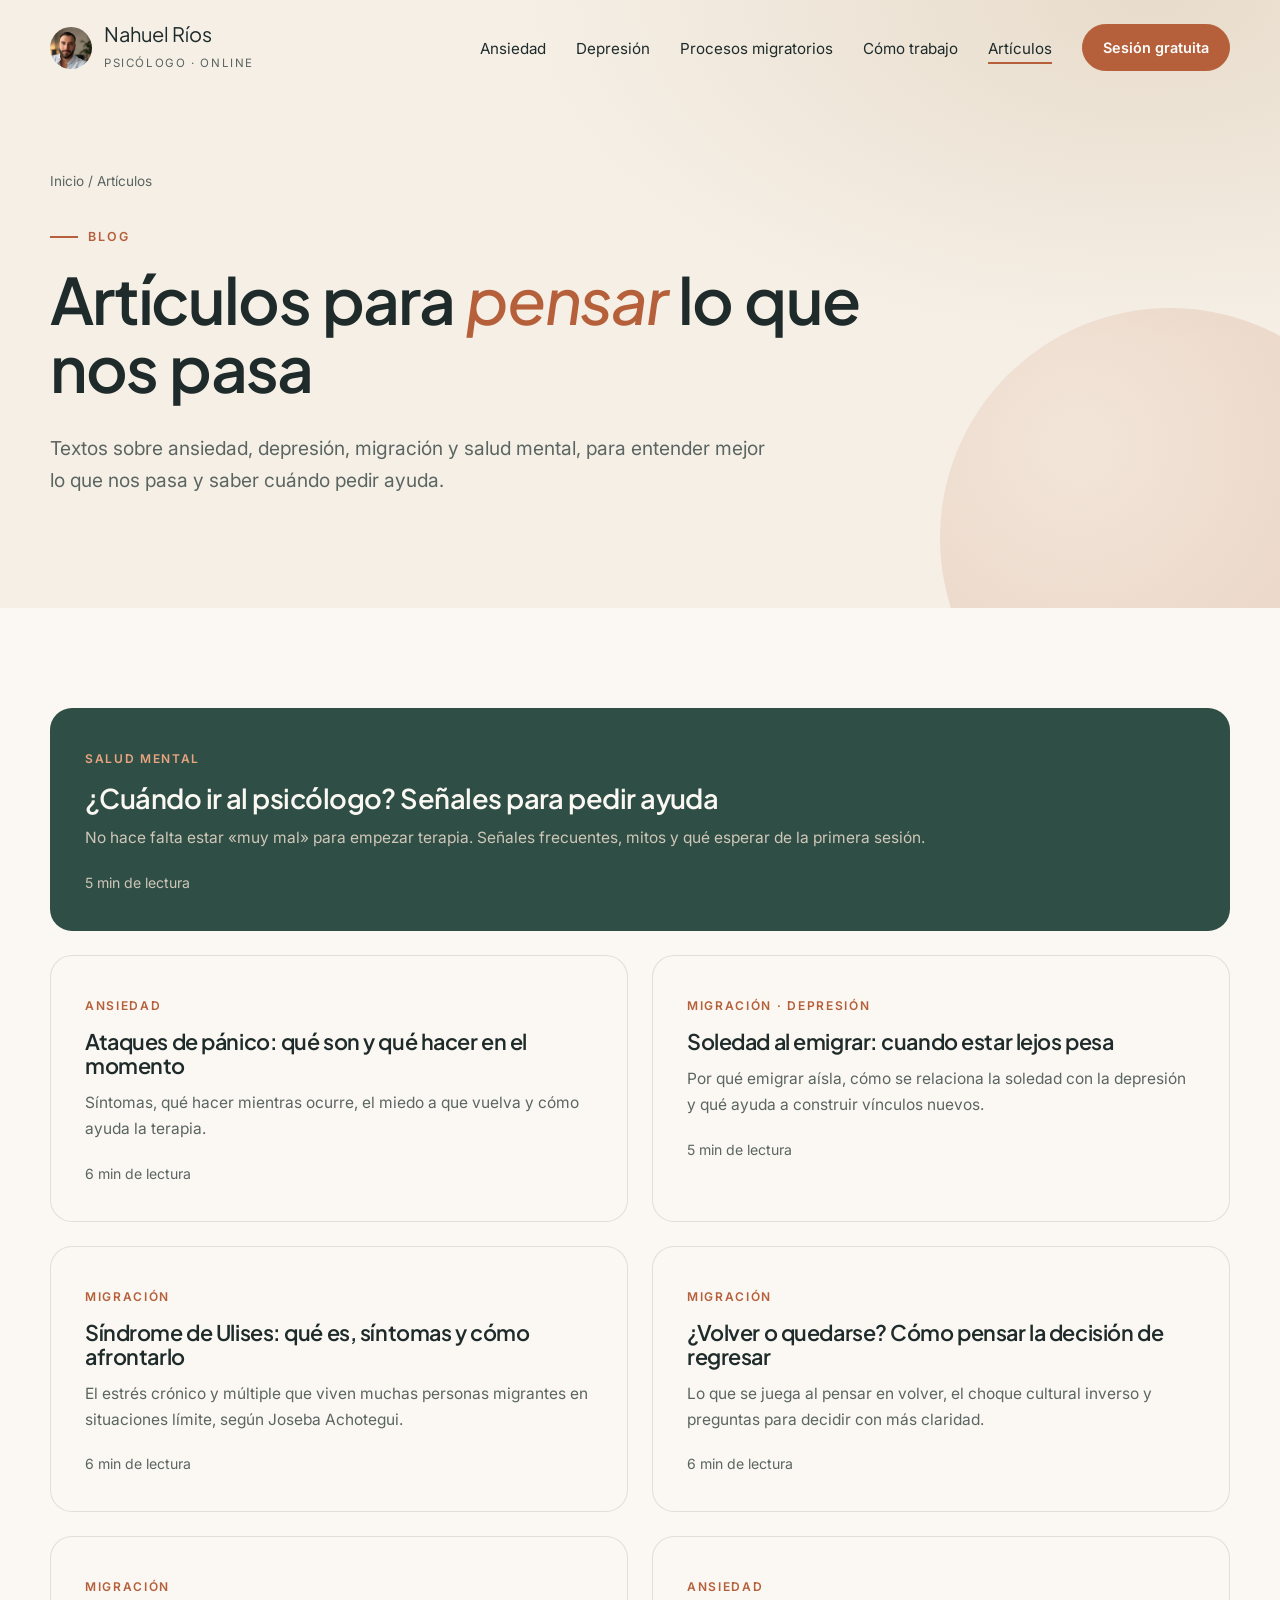
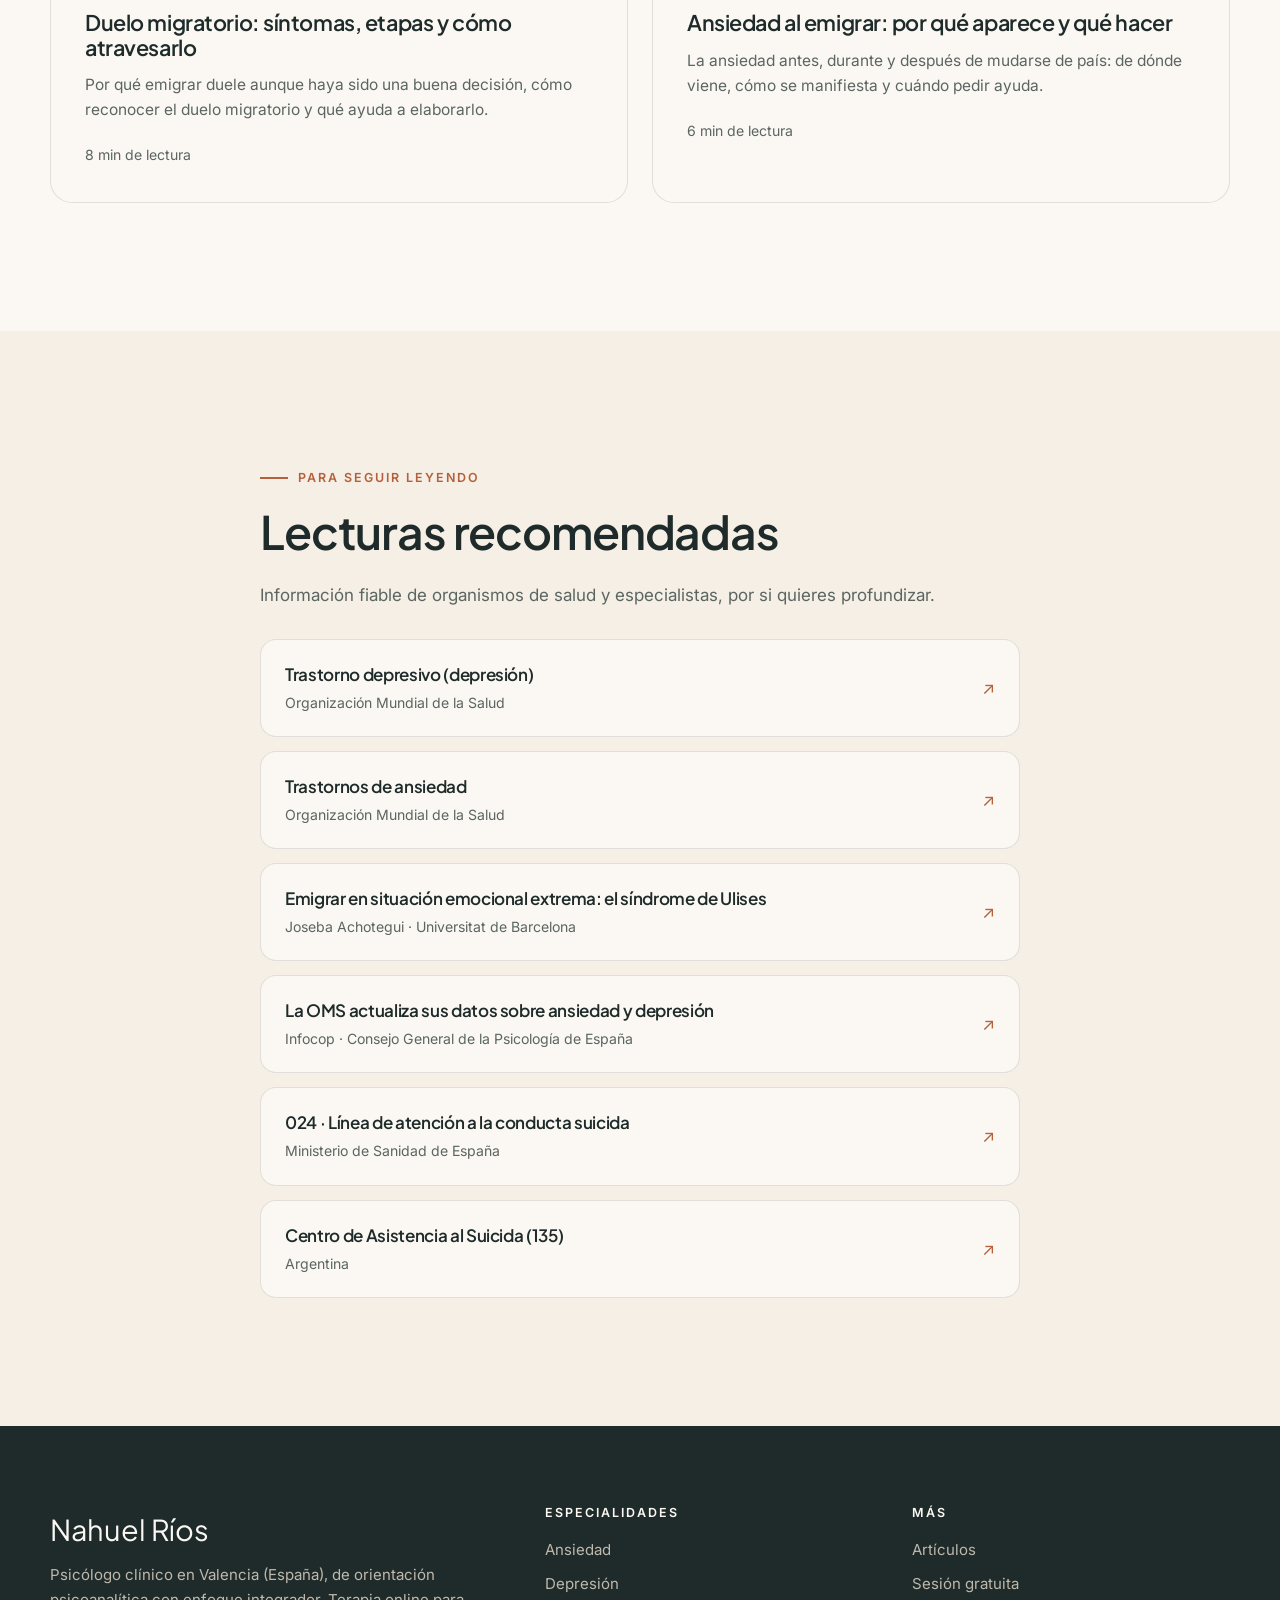
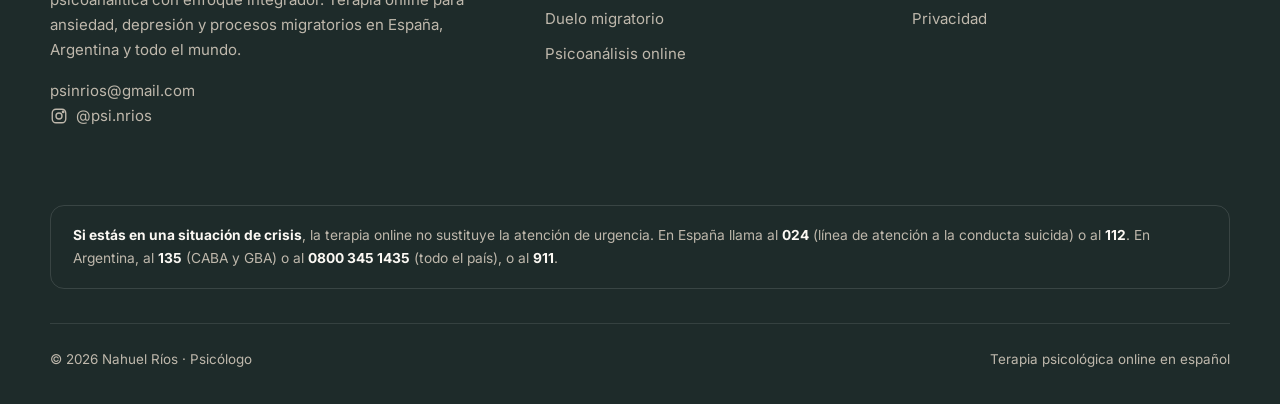
<file: blog/index.html>
<!doctype html>
<html lang="es">
<head>
<meta charset="utf-8">
<meta name="viewport" content="width=device-width, initial-scale=1">
<title>Artículos sobre migración, ansiedad y depresión | Nahuel Ríos, psicólogo</title>
<meta name="description" content="Artículos del psicólogo Nahuel Ríos sobre duelo migratorio, ansiedad al emigrar, depresión y salud mental para quienes viven lejos de su país.">
<link rel="canonical" href="https://nahuel-rios.github.io/Psicologo/blog/">
<meta name="robots" content="index, follow">
<meta name="theme-color" content="#2F4F46">
<meta property="og:type" content="website">
<meta property="og:locale" content="es_ES">
<meta property="og:site_name" content="Nahuel Ríos · Psicólogo">
<meta property="og:title" content="Artículos | Nahuel Ríos, psicólogo">
<meta property="og:url" content="https://nahuel-rios.github.io/Psicologo/blog/">
<meta property="og:image" content="https://nahuel-rios.github.io/Psicologo/img/nahuel-rios-og.jpg">
<link rel="icon" href="../favicon.svg" type="image/svg+xml">
<link rel="preconnect" href="https://fonts.googleapis.com">
<link rel="preconnect" href="https://fonts.gstatic.com" crossorigin>
<link href="https://fonts.googleapis.com/css2?family=Plus+Jakarta+Sans:ital,wght@0,400..700;1,400..700&family=Inter:wght@400;500;600&display=swap" rel="stylesheet">
<link rel="stylesheet" href="../css/styles.css?v=3">
</head>
<body>
<a class="skip" href="#main">Saltar al contenido</a>
<header class="site-header">
  <nav class="wrap nav" aria-label="Principal">
    <a class="brand" href="../" aria-label="Nahuel Ríos, psicólogo — inicio">
      <img src="../img/nahuel-rios-avatar.jpg" alt="" width="42" height="42">
      <span><span class="brand-name">Nahuel Ríos</span><span class="brand-sub">Psicólogo · Online</span></span>
    </a>
    <button class="menu-toggle" aria-label="Abrir menú" aria-expanded="false" aria-controls="menu"><span></span></button>
    <ul class="nav-links" id="menu">
      <li><a href="../ansiedad.html">Ansiedad</a></li>
      <li><a href="../depresion.html">Depresión</a></li>
      <li><a href="../duelo-migratorio.html">Procesos migratorios</a></li>
      <li><a href="../psicoanalisis-online.html">Cómo trabajo</a></li>
      <li><a href="./" aria-current="page">Artículos</a></li>
      <li><a class="btn" href="https://cal.com/psirios/primerasesion?user=psirios" target="_blank" rel="noopener">Sesión gratuita</a></li>
    </ul>
  </nav>
</header>

<main id="main">
  <section class="page-hero">
    <span class="orb" aria-hidden="true"></span>
    <div class="wrap">
      <p class="crumbs"><a href="../">Inicio</a> / Artículos</p>
      <p class="eyebrow">Blog</p>
      <h1>Artículos para <em>pensar</em> lo que nos pasa</h1>
      <p class="lead">Textos sobre ansiedad, depresión, migración y salud mental, para entender mejor lo que nos pasa y saber cuándo pedir ayuda.</p>
    </div>
  </section>

  <section class="section" style="padding-top:60px">
    <div class="wrap">
      <div class="posts" data-stagger>
        <a class="post-card" href="cuando-ir-al-psicologo.html">
          <span class="tag">Salud mental</span>
          <h3>¿Cuándo ir al psicólogo? Señales para pedir ayuda</h3>
          <p>No hace falta estar «muy mal» para empezar terapia. Señales frecuentes, mitos y qué esperar de la primera sesión.</p>
          <span class="meta">5 min de lectura</span>
        </a>
        <a class="post-card" href="ataques-de-panico-que-hacer.html">
          <span class="tag">Ansiedad</span>
          <h3>Ataques de pánico: qué son y qué hacer en el momento</h3>
          <p>Síntomas, qué hacer mientras ocurre, el miedo a que vuelva y cómo ayuda la terapia.</p>
          <span class="meta">6 min de lectura</span>
        </a>
        <a class="post-card" href="soledad-al-emigrar.html">
          <span class="tag">Migración · Depresión</span>
          <h3>Soledad al emigrar: cuando estar lejos pesa</h3>
          <p>Por qué emigrar aísla, cómo se relaciona la soledad con la depresión y qué ayuda a construir vínculos nuevos.</p>
          <span class="meta">5 min de lectura</span>
        </a>
        <a class="post-card" href="sindrome-de-ulises.html">
          <span class="tag">Migración</span>
          <h3>Síndrome de Ulises: qué es, síntomas y cómo afrontarlo</h3>
          <p>El estrés crónico y múltiple que viven muchas personas migrantes en situaciones límite, según Joseba Achotegui.</p>
          <span class="meta">6 min de lectura</span>
        </a>
        <a class="post-card" href="volver-o-quedarse.html">
          <span class="tag">Migración</span>
          <h3>¿Volver o quedarse? Cómo pensar la decisión de regresar</h3>
          <p>Lo que se juega al pensar en volver, el choque cultural inverso y preguntas para decidir con más claridad.</p>
          <span class="meta">6 min de lectura</span>
        </a>
        <a class="post-card" href="duelo-migratorio-sintomas-y-etapas.html">
          <span class="tag">Migración</span>
          <h3>Duelo migratorio: síntomas, etapas y cómo atravesarlo</h3>
          <p>Por qué emigrar duele aunque haya sido una buena decisión, cómo reconocer el duelo migratorio y qué ayuda a elaborarlo.</p>
          <span class="meta">8 min de lectura</span>
        </a>
        <a class="post-card" href="ansiedad-al-emigrar.html">
          <span class="tag">Ansiedad</span>
          <h3>Ansiedad al emigrar: por qué aparece y qué hacer</h3>
          <p>La ansiedad antes, durante y después de mudarse de país: de dónde viene, cómo se manifiesta y cuándo pedir ayuda.</p>
          <span class="meta">6 min de lectura</span>
        </a>
      </div>
    </div>
  </section>

  <section class="section section--cream">
    <div class="narrow">
      <p class="eyebrow reveal">Para seguir leyendo</p>
      <h2 class="reveal" style="--d:.08s">Lecturas recomendadas</h2>
      <p class="reveal" style="--d:.12s;color:var(--muted)">Información fiable de organismos de salud y especialistas, por si quieres profundizar.</p>
      <ul class="links-list" data-stagger>
        <li><a href="https://www.who.int/es/news-room/fact-sheets/detail/depression" target="_blank" rel="noopener"><span><strong>Trastorno depresivo (depresión)</strong><span class="src">Organización Mundial de la Salud</span></span><span class="arrow" aria-hidden="true">↗</span></a></li>
        <li><a href="https://www.who.int/es/news-room/fact-sheets/detail/anxiety-disorders" target="_blank" rel="noopener"><span><strong>Trastornos de ansiedad</strong><span class="src">Organización Mundial de la Salud</span></span><span class="arrow" aria-hidden="true">↗</span></a></li>
        <li><a href="https://diposit.ub.edu/items/78c95fb5-387c-4162-bb27-e8d7fc2fd776/full" target="_blank" rel="noopener"><span><strong>Emigrar en situación emocional extrema: el síndrome de Ulises</strong><span class="src">Joseba Achotegui · Universitat de Barcelona</span></span><span class="arrow" aria-hidden="true">↗</span></a></li>
        <li><a href="https://www.infocop.es/la-oms-actualiza-sus-datos-sobre-trastornos-de-ansiedad-y-depresion/" target="_blank" rel="noopener"><span><strong>La OMS actualiza sus datos sobre ansiedad y depresión</strong><span class="src">Infocop · Consejo General de la Psicología de España</span></span><span class="arrow" aria-hidden="true">↗</span></a></li>
        <li><a href="https://www.sanidad.gob.es/linea024/" target="_blank" rel="noopener"><span><strong>024 · Línea de atención a la conducta suicida</strong><span class="src">Ministerio de Sanidad de España</span></span><span class="arrow" aria-hidden="true">↗</span></a></li>
        <li><a href="https://www.asistenciaalsuicida.org.ar/" target="_blank" rel="noopener"><span><strong>Centro de Asistencia al Suicida (135)</strong><span class="src">Argentina</span></span><span class="arrow" aria-hidden="true">↗</span></a></li>
      </ul>
    </div>
  </section>
</main>

<footer class="site-footer">
  <div class="wrap">
    <div class="footer-grid">
      <div>
        <p class="footer-brand">Nahuel Ríos</p>
        <p>Psicólogo clínico en Valencia (España), de orientación psicoanalítica con enfoque integrador. Terapia online para ansiedad, depresión y procesos migratorios en España, Argentina y todo el mundo.</p>
        <p><a href="mailto:psinrios@gmail.com">psinrios@gmail.com</a><br><a class="social" href="https://www.instagram.com/psi.nrios/" target="_blank" rel="noopener"><svg width="18" height="18" viewBox="0 0 24 24" fill="none" stroke="currentColor" stroke-width="1.8" aria-hidden="true"><rect x="3" y="3" width="18" height="18" rx="5"/><circle cx="12" cy="12" r="4"/><circle cx="17.5" cy="6.5" r="1" fill="currentColor"/></svg> @psi.nrios</a></p>
      </div>
      <div>
        <h4>Especialidades</h4>
        <ul>
          <li><a href="../ansiedad.html">Ansiedad</a></li>
          <li><a href="../depresion.html">Depresión</a></li>
          <li><a href="../duelo-migratorio.html">Duelo migratorio</a></li>
          <li><a href="../psicoanalisis-online.html">Psicoanálisis online</a></li>
        </ul>
      </div>
      <div>
        <h4>Más</h4>
        <ul>
          <li><a href="./">Artículos</a></li>
          <li><a href="https://cal.com/psirios/primerasesion?user=psirios" target="_blank" rel="noopener">Sesión gratuita</a></li>
          <li><a href="../privacidad.html">Privacidad</a></li>
        </ul>
      </div>
    </div>
    <p class="crisis"><strong>Si estás en una situación de crisis</strong>, la terapia online no sustituye la atención de urgencia. En España llama al <strong>024</strong> (línea de atención a la conducta suicida) o al <strong>112</strong>. En Argentina, al <strong>135</strong> (CABA y GBA) o al <strong>0800 345 1435</strong> (todo el país), o al <strong>911</strong>.</p>
    <div class="footer-bottom">
      <span>© <span id="year">2026</span> Nahuel Ríos · Psicólogo</span>
      <span>Terapia psicológica online en español</span>
    </div>
  </div>
</footer>

<a class="btn fab" href="https://cal.com/psirios/primerasesion?user=psirios" target="_blank" rel="noopener">Sesión gratuita <span class="arrow" aria-hidden="true">→</span></a>
<script src="../js/main.js?v=3" defer></script>
</body>
</html>
</file>
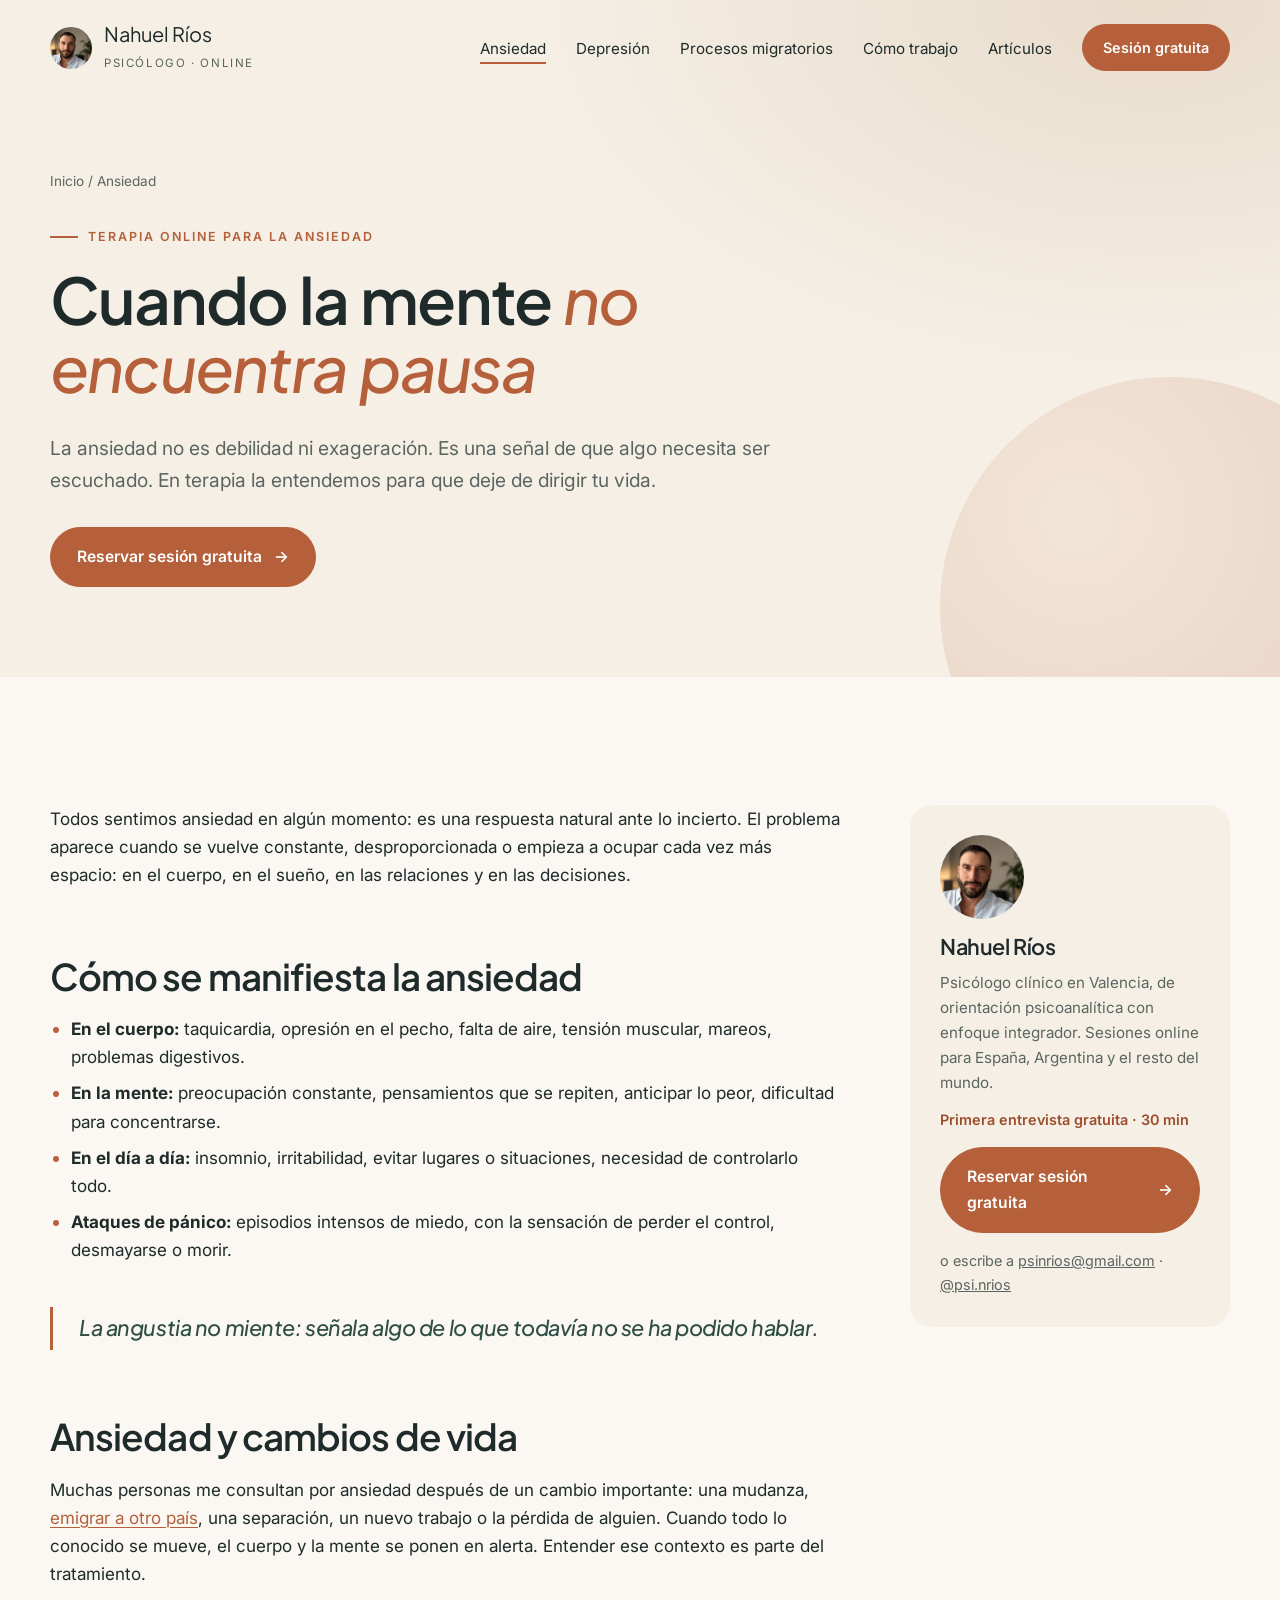
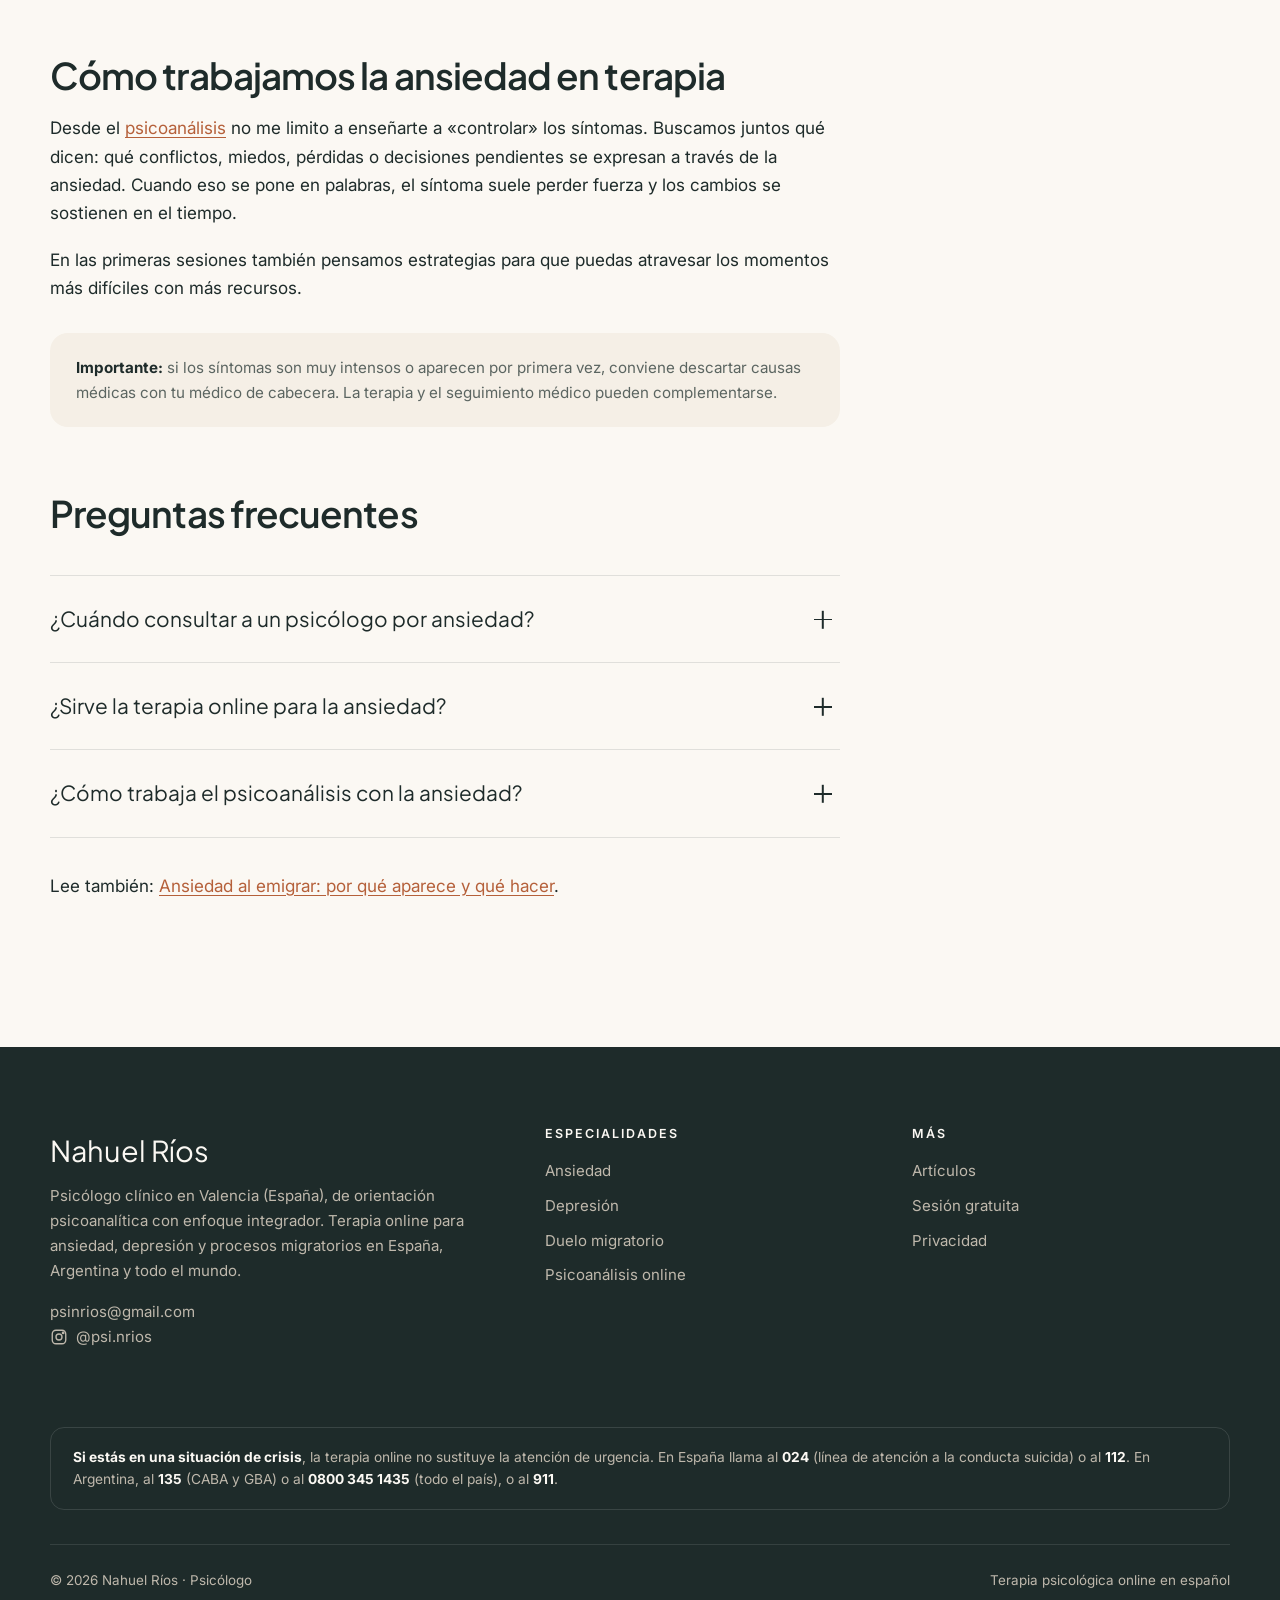
<file: ansiedad.html>
<!doctype html>
<html lang="es">
<head>
<meta charset="utf-8">
<meta name="viewport" content="width=device-width, initial-scale=1">
<title>Psicólogo para la ansiedad en Valencia y online | Nahuel Ríos</title>
<meta name="description" content="Terapia online para la ansiedad, ataques de pánico, angustia e insomnio. Psicólogo de orientación psicoanalítica con título homologado en España. Sesiones para España, Argentina y todo el mundo.">
<link rel="canonical" href="https://nahuel-rios.github.io/Psicologo/ansiedad.html">
<meta name="robots" content="index, follow, max-image-preview:large">
<meta name="theme-color" content="#2F4F46">
<meta property="og:type" content="website">
<meta property="og:locale" content="es_ES">
<meta property="og:site_name" content="Nahuel Ríos · Psicólogo">
<meta property="og:title" content="Psicólogo online para la ansiedad | Nahuel Ríos">
<meta property="og:description" content="Terapia online para la ansiedad, ataques de pánico y angustia, en España, Argentina y el mundo.">
<meta property="og:url" content="https://nahuel-rios.github.io/Psicologo/ansiedad.html">
<meta property="og:image" content="https://nahuel-rios.github.io/Psicologo/img/nahuel-rios-og.jpg">
<meta name="twitter:card" content="summary_large_image">
<link rel="icon" href="favicon.svg" type="image/svg+xml">
<link rel="preconnect" href="https://fonts.googleapis.com">
<link rel="preconnect" href="https://fonts.gstatic.com" crossorigin>
<link href="https://fonts.googleapis.com/css2?family=Plus+Jakarta+Sans:ital,wght@0,400..700;1,400..700&family=Inter:wght@400;500;600&display=swap" rel="stylesheet">
<link rel="stylesheet" href="css/styles.css?v=3">
<script type="application/ld+json">
{
  "@context": "https://schema.org",
  "@graph": [
    {
      "@type": "Service",
      "name": "Terapia psicológica online para la ansiedad",
      "serviceType": "Psicoterapia online",
      "provider": { "@type": "Person", "@id": "https://nahuel-rios.github.io/Psicologo/#nahuel", "name": "Nahuel Ríos" },
      "areaServed": [{ "@type": "Country", "name": "España" }, { "@type": "Country", "name": "Argentina" }],
      "url": "https://nahuel-rios.github.io/Psicologo/ansiedad.html"
    },
    {
      "@type": "BreadcrumbList",
      "itemListElement": [
        { "@type": "ListItem", "position": 1, "name": "Inicio", "item": "https://nahuel-rios.github.io/Psicologo/" },
        { "@type": "ListItem", "position": 2, "name": "Ansiedad", "item": "https://nahuel-rios.github.io/Psicologo/ansiedad.html" }
      ]
    },
    {
      "@type": "FAQPage",
      "mainEntity": [
        { "@type": "Question", "name": "¿Cuándo consultar a un psicólogo por ansiedad?", "acceptedAnswer": { "@type": "Answer", "text": "Cuando la ansiedad aparece con frecuencia, dura en el tiempo o empieza a limitar tu vida: evitas lugares o situaciones, duermes mal, te cuesta concentrarte o tienes ataques de pánico." } },
        { "@type": "Question", "name": "¿Sirve la terapia online para la ansiedad?", "acceptedAnswer": { "@type": "Answer", "text": "Sí. La terapia online ha mostrado una eficacia comparable a la presencial para los trastornos de ansiedad, y además permite consultar desde un lugar seguro y conocido." } },
        { "@type": "Question", "name": "¿Cómo trabaja el psicoanálisis con la ansiedad?", "acceptedAnswer": { "@type": "Answer", "text": "Además de aliviar el malestar, busca entender qué está señalando la ansiedad: conflictos, pérdidas o decisiones pendientes. Al ponerlo en palabras, la angustia pierde fuerza y se reduce la probabilidad de que vuelva." } }
      ]
    }
  ]
}
</script>
</head>
<body>
<a class="skip" href="#main">Saltar al contenido</a>
<header class="site-header">
  <nav class="wrap nav" aria-label="Principal">
    <a class="brand" href="./" aria-label="Nahuel Ríos, psicólogo — inicio">
      <img src="img/nahuel-rios-avatar.jpg" alt="" width="42" height="42">
      <span><span class="brand-name">Nahuel Ríos</span><span class="brand-sub">Psicólogo · Online</span></span>
    </a>
    <button class="menu-toggle" aria-label="Abrir menú" aria-expanded="false" aria-controls="menu"><span></span></button>
    <ul class="nav-links" id="menu">
      <li><a href="ansiedad.html" aria-current="page">Ansiedad</a></li>
      <li><a href="depresion.html">Depresión</a></li>
      <li><a href="duelo-migratorio.html">Procesos migratorios</a></li>
      <li><a href="psicoanalisis-online.html">Cómo trabajo</a></li>
      <li><a href="blog/">Artículos</a></li>
      <li><a class="btn" href="https://cal.com/psirios/primerasesion?user=psirios" target="_blank" rel="noopener">Sesión gratuita</a></li>
    </ul>
  </nav>
</header>

<main id="main">
  <section class="page-hero">
    <span class="orb" aria-hidden="true"></span>
    <div class="wrap">
      <p class="crumbs"><a href="./">Inicio</a> / Ansiedad</p>
      <p class="eyebrow">Terapia online para la ansiedad</p>
      <h1>Cuando la mente <em>no encuentra pausa</em></h1>
      <p class="lead">La ansiedad no es debilidad ni exageración. Es una señal de que algo necesita ser escuchado. En terapia la entendemos para que deje de dirigir tu vida.</p>
      <div class="btn-row">
        <a class="btn" href="https://cal.com/psirios/primerasesion?user=psirios" target="_blank" rel="noopener">Reservar sesión gratuita <span class="arrow" aria-hidden="true">→</span></a>
      </div>
    </div>
  </section>

  <section class="section">
    <div class="wrap layout-aside">
      <article class="prose">
        <div class="reveal">
          <p>Todos sentimos ansiedad en algún momento: es una respuesta natural ante lo incierto. El problema aparece cuando se vuelve constante, desproporcionada o empieza a ocupar cada vez más espacio: en el cuerpo, en el sueño, en las relaciones y en las decisiones.</p>
        </div>

        <h2 class="reveal">Cómo se manifiesta la ansiedad</h2>
        <div class="reveal">
          <ul>
            <li><strong>En el cuerpo:</strong> taquicardia, opresión en el pecho, falta de aire, tensión muscular, mareos, problemas digestivos.</li>
            <li><strong>En la mente:</strong> preocupación constante, pensamientos que se repiten, anticipar lo peor, dificultad para concentrarse.</li>
            <li><strong>En el día a día:</strong> insomnio, irritabilidad, evitar lugares o situaciones, necesidad de controlarlo todo.</li>
            <li><strong>Ataques de pánico:</strong> episodios intensos de miedo, con la sensación de perder el control, desmayarse o morir.</li>
          </ul>
        </div>

        <blockquote class="reveal">La angustia no miente: señala algo de lo que todavía no se ha podido hablar.</blockquote>

        <h2 class="reveal">Ansiedad y cambios de vida</h2>
        <div class="reveal">
          <p>Muchas personas me consultan por ansiedad después de un cambio importante: una mudanza, <a href="duelo-migratorio.html">emigrar a otro país</a>, una separación, un nuevo trabajo o la pérdida de alguien. Cuando todo lo conocido se mueve, el cuerpo y la mente se ponen en alerta. Entender ese contexto es parte del tratamiento.</p>
        </div>

        <h2 class="reveal">Cómo trabajamos la ansiedad en terapia</h2>
        <div class="reveal">
          <p>Desde el <a href="psicoanalisis-online.html">psicoanálisis</a> no me limito a enseñarte a «controlar» los síntomas. Buscamos juntos qué dicen: qué conflictos, miedos, pérdidas o decisiones pendientes se expresan a través de la ansiedad. Cuando eso se pone en palabras, el síntoma suele perder fuerza y los cambios se sostienen en el tiempo.</p>
          <p>En las primeras sesiones también pensamos estrategias para que puedas atravesar los momentos más difíciles con más recursos.</p>
        </div>

        <div class="note reveal"><strong>Importante:</strong> si los síntomas son muy intensos o aparecen por primera vez, conviene descartar causas médicas con tu médico de cabecera. La terapia y el seguimiento médico pueden complementarse.</div>

        <h2 class="reveal">Preguntas frecuentes</h2>
        <div class="faq reveal">
          <details><summary>¿Cuándo consultar a un psicólogo por ansiedad?</summary><div class="answer"><div><p>Cuando la ansiedad aparece con frecuencia, dura en el tiempo o empieza a limitar tu vida: evitas lugares o situaciones, duermes mal, te cuesta concentrarte o tienes ataques de pánico.</p></div></div></details>
          <details><summary>¿Sirve la terapia online para la ansiedad?</summary><div class="answer"><div><p>Sí. La terapia online ha mostrado una eficacia comparable a la presencial para los trastornos de ansiedad, y además permite consultar desde un lugar seguro y conocido.</p></div></div></details>
          <details><summary>¿Cómo trabaja el psicoanálisis con la ansiedad?</summary><div class="answer"><div><p>Además de aliviar el malestar, busca entender qué está señalando la ansiedad: conflictos, pérdidas o decisiones pendientes. Al ponerlo en palabras, la angustia pierde fuerza y se reduce la probabilidad de que vuelva.</p></div></div></details>
        </div>
        <p class="reveal" style="margin-top:2em">Lee también: <a href="blog/ansiedad-al-emigrar.html">Ansiedad al emigrar: por qué aparece y qué hacer</a>.</p>
      </article>

      <aside class="aside-card reveal" style="--d:.2s">
        <img src="img/nahuel-rios-avatar.jpg" alt="Nahuel Ríos, psicólogo" width="84" height="84" loading="lazy">
        <h3>Nahuel Ríos</h3>
        <p>Psicólogo clínico en Valencia, de orientación psicoanalítica con enfoque integrador. Sesiones online para España, Argentina y el resto del mundo.</p>
        <p style="font-size:.9rem;color:var(--terra-2);font-weight:600;margin-top:-4px">Primera entrevista gratuita · 30 min</p><a class="btn" href="https://cal.com/psirios/primerasesion?user=psirios" target="_blank" rel="noopener">Reservar sesión gratuita <span class="arrow" aria-hidden="true">→</span></a>
        <p style="margin:16px 0 0;font-size:.9rem">o escribe a <a href="mailto:psinrios@gmail.com">psinrios@gmail.com</a> · <a href="https://www.instagram.com/psi.nrios/" target="_blank" rel="noopener">@psi.nrios</a></p>
      </aside>
    </div>
  </section>
</main>

<footer class="site-footer">
  <div class="wrap">
    <div class="footer-grid">
      <div>
        <p class="footer-brand">Nahuel Ríos</p>
        <p>Psicólogo clínico en Valencia (España), de orientación psicoanalítica con enfoque integrador. Terapia online para ansiedad, depresión y procesos migratorios en España, Argentina y todo el mundo.</p>
        <p><a href="mailto:psinrios@gmail.com">psinrios@gmail.com</a><br><a class="social" href="https://www.instagram.com/psi.nrios/" target="_blank" rel="noopener"><svg width="18" height="18" viewBox="0 0 24 24" fill="none" stroke="currentColor" stroke-width="1.8" aria-hidden="true"><rect x="3" y="3" width="18" height="18" rx="5"/><circle cx="12" cy="12" r="4"/><circle cx="17.5" cy="6.5" r="1" fill="currentColor"/></svg> @psi.nrios</a></p>
      </div>
      <div>
        <h4>Especialidades</h4>
        <ul>
          <li><a href="ansiedad.html">Ansiedad</a></li>
          <li><a href="depresion.html">Depresión</a></li>
          <li><a href="duelo-migratorio.html">Duelo migratorio</a></li>
          <li><a href="psicoanalisis-online.html">Psicoanálisis online</a></li>
        </ul>
      </div>
      <div>
        <h4>Más</h4>
        <ul>
          <li><a href="blog/">Artículos</a></li>
          <li><a href="https://cal.com/psirios/primerasesion?user=psirios" target="_blank" rel="noopener">Sesión gratuita</a></li>
          <li><a href="privacidad.html">Privacidad</a></li>
        </ul>
      </div>
    </div>
    <p class="crisis"><strong>Si estás en una situación de crisis</strong>, la terapia online no sustituye la atención de urgencia. En España llama al <strong>024</strong> (línea de atención a la conducta suicida) o al <strong>112</strong>. En Argentina, al <strong>135</strong> (CABA y GBA) o al <strong>0800 345 1435</strong> (todo el país), o al <strong>911</strong>.</p>
    <div class="footer-bottom">
      <span>© <span id="year">2026</span> Nahuel Ríos · Psicólogo</span>
      <span>Terapia psicológica online en español</span>
    </div>
  </div>
</footer>

<a class="btn fab" href="https://cal.com/psirios/primerasesion?user=psirios" target="_blank" rel="noopener">Sesión gratuita <span class="arrow" aria-hidden="true">→</span></a>
<script src="js/main.js?v=3" defer></script>
</body>
</html>
</file>
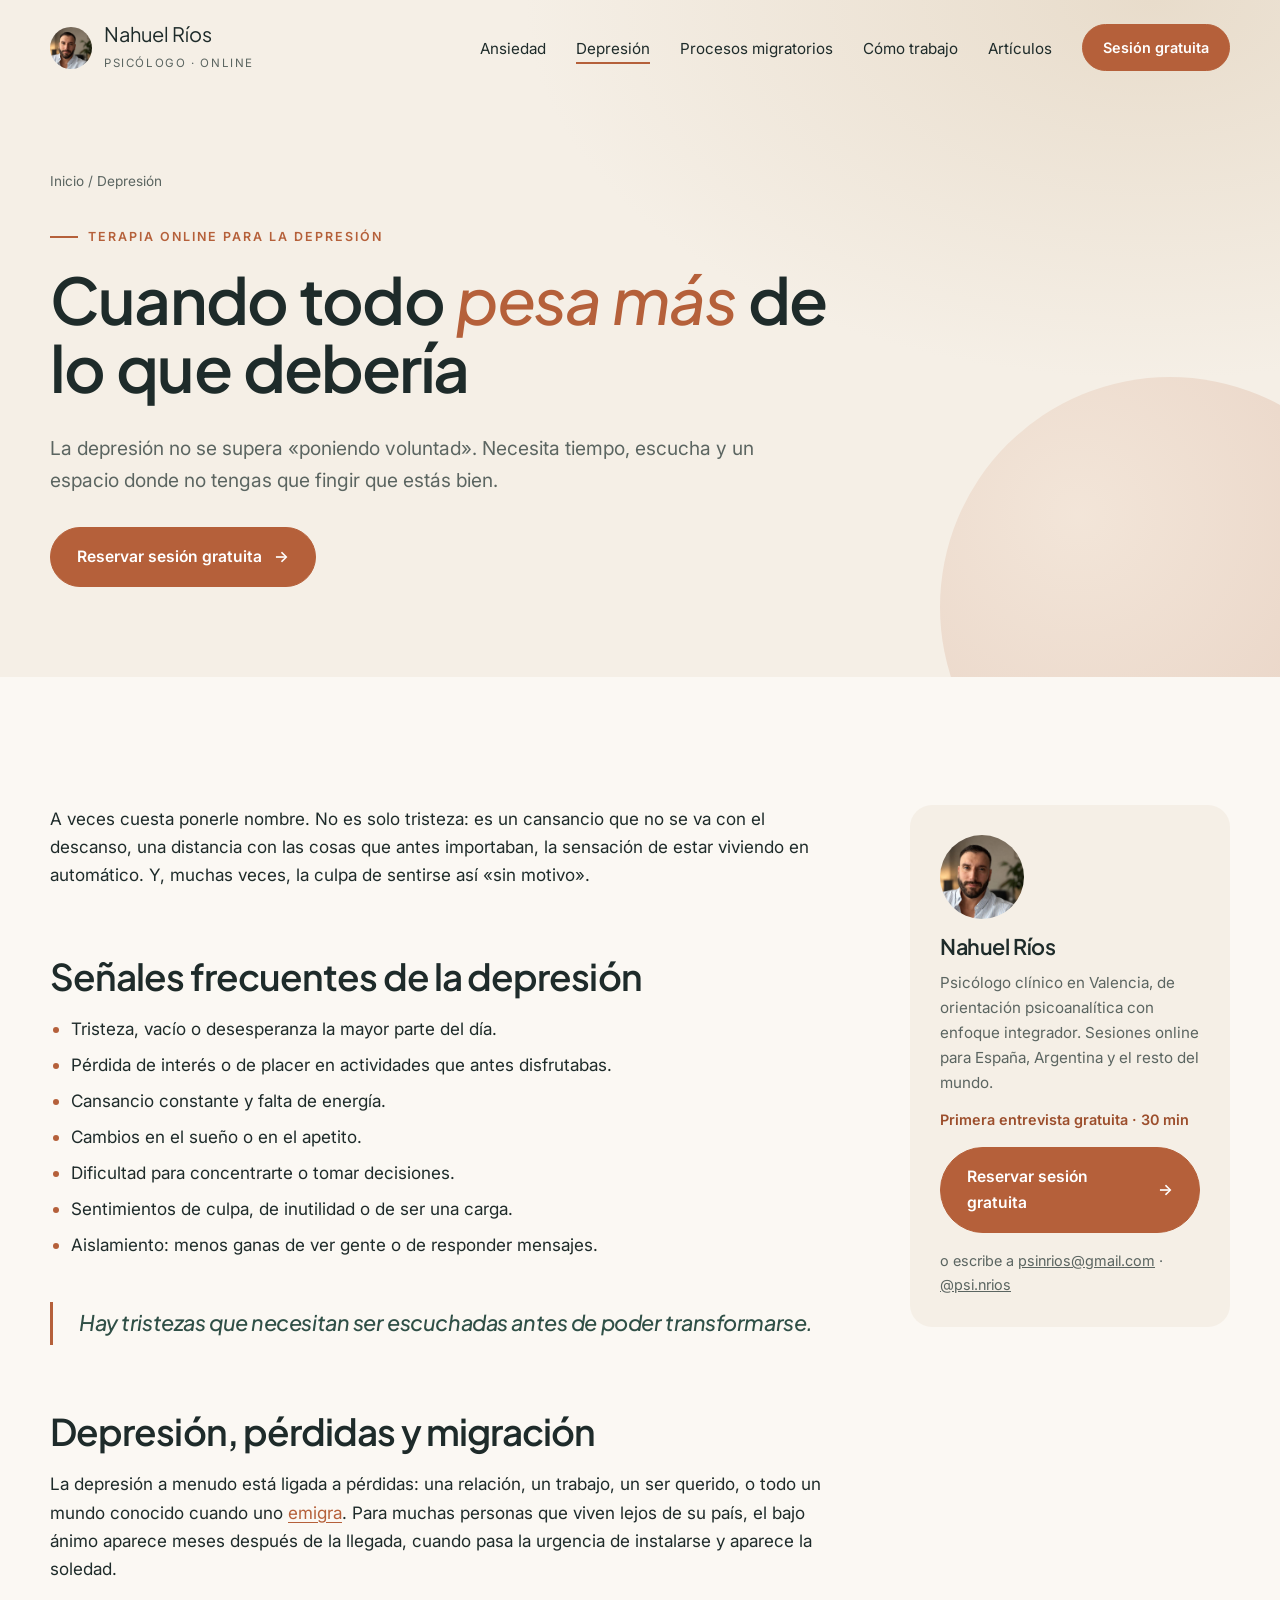
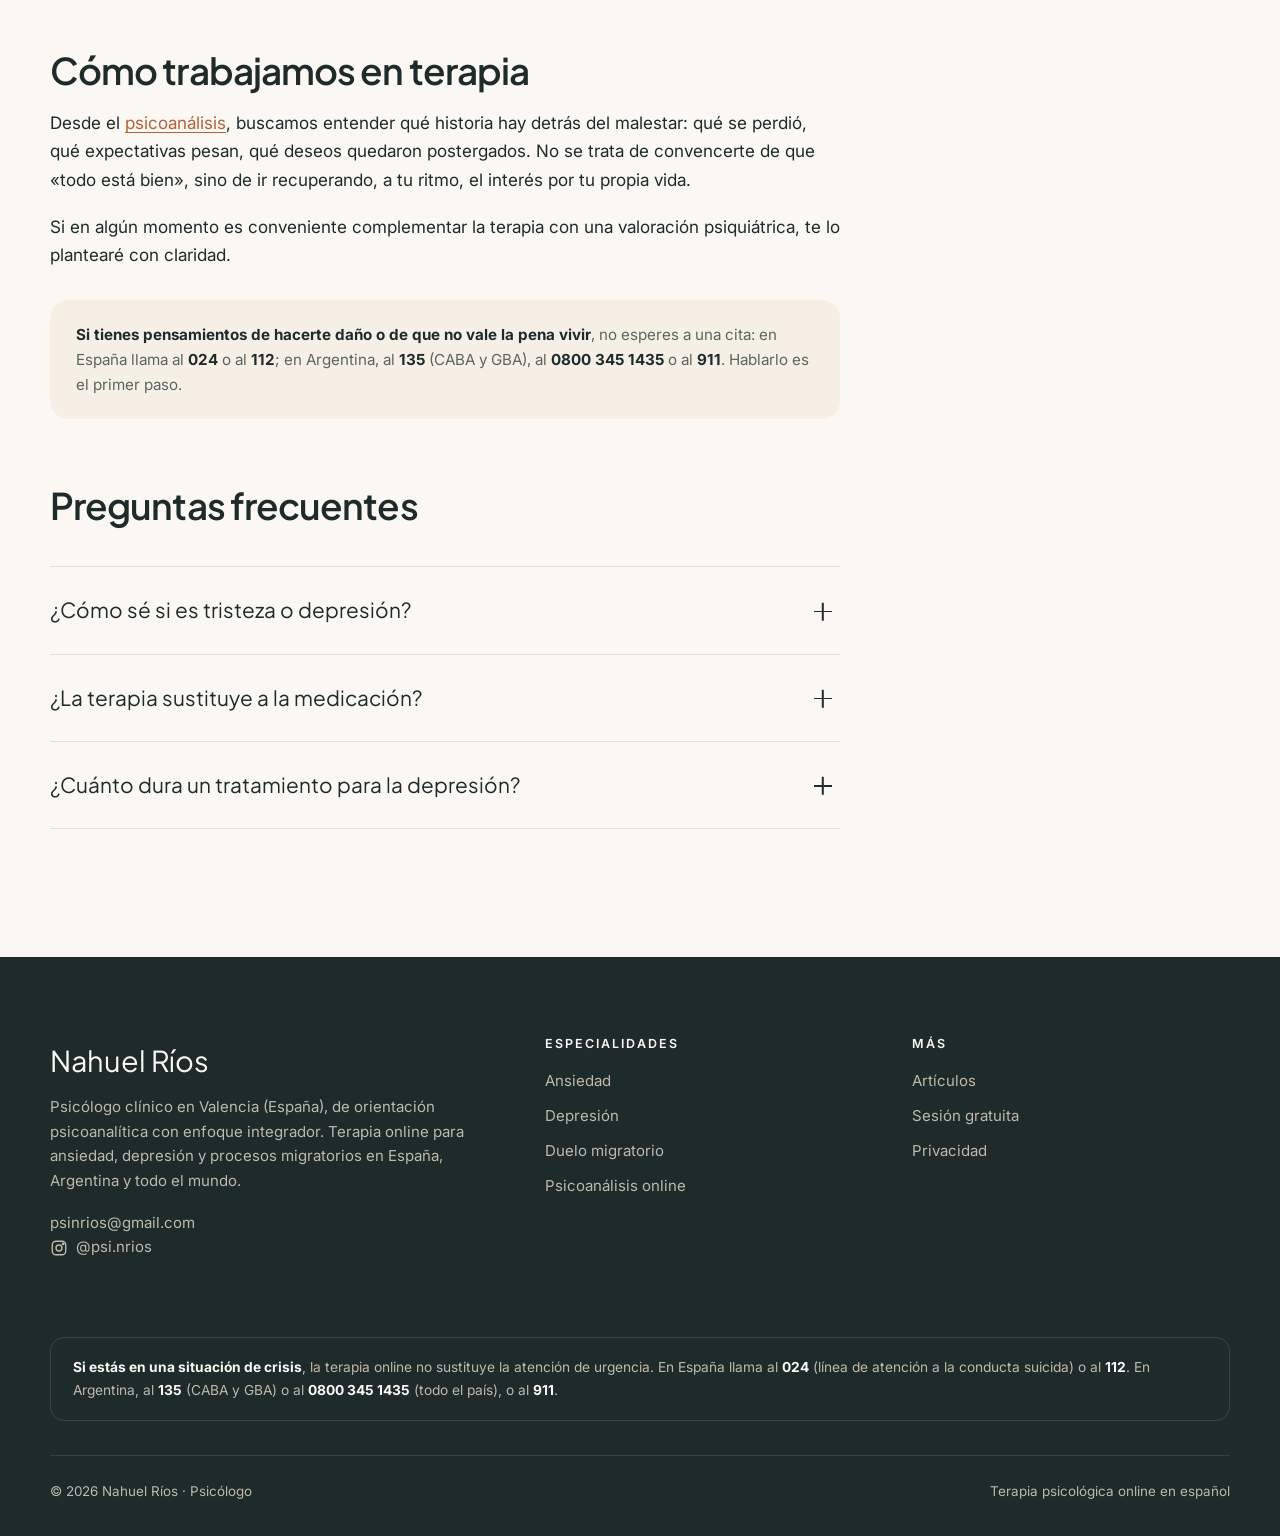
<file: depresion.html>
<!doctype html>
<html lang="es">
<head>
<meta charset="utf-8">
<meta name="viewport" content="width=device-width, initial-scale=1">
<title>Psicólogo para la depresión en Valencia y online | Nahuel Ríos</title>
<meta name="description" content="Terapia online para la depresión, la tristeza persistente y la falta de energía. Psicólogo de orientación psicoanalítica con título homologado en España. Sesiones en España, Argentina y todo el mundo.">
<link rel="canonical" href="https://nahuel-rios.github.io/Psicologo/depresion.html">
<meta name="robots" content="index, follow, max-image-preview:large">
<meta name="theme-color" content="#2F4F46">
<meta property="og:type" content="website">
<meta property="og:locale" content="es_ES">
<meta property="og:site_name" content="Nahuel Ríos · Psicólogo">
<meta property="og:title" content="Psicólogo online para la depresión | Nahuel Ríos">
<meta property="og:description" content="Terapia online para la depresión y la tristeza persistente, en España, Argentina y el mundo.">
<meta property="og:url" content="https://nahuel-rios.github.io/Psicologo/depresion.html">
<meta property="og:image" content="https://nahuel-rios.github.io/Psicologo/img/nahuel-rios-og.jpg">
<meta name="twitter:card" content="summary_large_image">
<link rel="icon" href="favicon.svg" type="image/svg+xml">
<link rel="preconnect" href="https://fonts.googleapis.com">
<link rel="preconnect" href="https://fonts.gstatic.com" crossorigin>
<link href="https://fonts.googleapis.com/css2?family=Plus+Jakarta+Sans:ital,wght@0,400..700;1,400..700&family=Inter:wght@400;500;600&display=swap" rel="stylesheet">
<link rel="stylesheet" href="css/styles.css?v=3">
<script type="application/ld+json">
{
  "@context": "https://schema.org",
  "@graph": [
    {
      "@type": "Service",
      "name": "Terapia psicológica online para la depresión",
      "serviceType": "Psicoterapia online",
      "provider": { "@type": "Person", "@id": "https://nahuel-rios.github.io/Psicologo/#nahuel", "name": "Nahuel Ríos" },
      "areaServed": [{ "@type": "Country", "name": "España" }, { "@type": "Country", "name": "Argentina" }],
      "url": "https://nahuel-rios.github.io/Psicologo/depresion.html"
    },
    {
      "@type": "BreadcrumbList",
      "itemListElement": [
        { "@type": "ListItem", "position": 1, "name": "Inicio", "item": "https://nahuel-rios.github.io/Psicologo/" },
        { "@type": "ListItem", "position": 2, "name": "Depresión", "item": "https://nahuel-rios.github.io/Psicologo/depresion.html" }
      ]
    },
    {
      "@type": "FAQPage",
      "mainEntity": [
        { "@type": "Question", "name": "¿Cómo sé si es tristeza o depresión?", "acceptedAnswer": { "@type": "Answer", "text": "La tristeza es una emoción normal que suele tener un motivo y va pasando. Cuando el bajo ánimo, la falta de interés o el cansancio duran semanas y afectan el trabajo, el sueño o las relaciones, conviene consultar." } },
        { "@type": "Question", "name": "¿La terapia sustituye a la medicación?", "acceptedAnswer": { "@type": "Answer", "text": "Depende de cada caso. En algunas depresiones es recomendable combinar la psicoterapia con un tratamiento indicado por un psiquiatra o médico. Si es necesario, te lo planteo y podemos coordinarlo." } },
        { "@type": "Question", "name": "¿Cuánto dura un tratamiento para la depresión?", "acceptedAnswer": { "@type": "Answer", "text": "No hay una duración fija. Muchas personas notan alivio en las primeras semanas, pero el trabajo de fondo para que los cambios se sostengan suele llevar algunos meses." } }
      ]
    }
  ]
}
</script>
</head>
<body>
<a class="skip" href="#main">Saltar al contenido</a>
<header class="site-header">
  <nav class="wrap nav" aria-label="Principal">
    <a class="brand" href="./" aria-label="Nahuel Ríos, psicólogo — inicio">
      <img src="img/nahuel-rios-avatar.jpg" alt="" width="42" height="42">
      <span><span class="brand-name">Nahuel Ríos</span><span class="brand-sub">Psicólogo · Online</span></span>
    </a>
    <button class="menu-toggle" aria-label="Abrir menú" aria-expanded="false" aria-controls="menu"><span></span></button>
    <ul class="nav-links" id="menu">
      <li><a href="ansiedad.html">Ansiedad</a></li>
      <li><a href="depresion.html" aria-current="page">Depresión</a></li>
      <li><a href="duelo-migratorio.html">Procesos migratorios</a></li>
      <li><a href="psicoanalisis-online.html">Cómo trabajo</a></li>
      <li><a href="blog/">Artículos</a></li>
      <li><a class="btn" href="https://cal.com/psirios/primerasesion?user=psirios" target="_blank" rel="noopener">Sesión gratuita</a></li>
    </ul>
  </nav>
</header>

<main id="main">
  <section class="page-hero">
    <span class="orb" aria-hidden="true"></span>
    <div class="wrap">
      <p class="crumbs"><a href="./">Inicio</a> / Depresión</p>
      <p class="eyebrow">Terapia online para la depresión</p>
      <h1>Cuando todo <em>pesa más</em> de lo que debería</h1>
      <p class="lead">La depresión no se supera «poniendo voluntad». Necesita tiempo, escucha y un espacio donde no tengas que fingir que estás bien.</p>
      <div class="btn-row">
        <a class="btn" href="https://cal.com/psirios/primerasesion?user=psirios" target="_blank" rel="noopener">Reservar sesión gratuita <span class="arrow" aria-hidden="true">→</span></a>
      </div>
    </div>
  </section>

  <section class="section">
    <div class="wrap layout-aside">
      <article class="prose">
        <div class="reveal">
          <p>A veces cuesta ponerle nombre. No es solo tristeza: es un cansancio que no se va con el descanso, una distancia con las cosas que antes importaban, la sensación de estar viviendo en automático. Y, muchas veces, la culpa de sentirse así «sin motivo».</p>
        </div>

        <h2 class="reveal">Señales frecuentes de la depresión</h2>
        <div class="reveal">
          <ul>
            <li>Tristeza, vacío o desesperanza la mayor parte del día.</li>
            <li>Pérdida de interés o de placer en actividades que antes disfrutabas.</li>
            <li>Cansancio constante y falta de energía.</li>
            <li>Cambios en el sueño o en el apetito.</li>
            <li>Dificultad para concentrarte o tomar decisiones.</li>
            <li>Sentimientos de culpa, de inutilidad o de ser una carga.</li>
            <li>Aislamiento: menos ganas de ver gente o de responder mensajes.</li>
          </ul>
        </div>

        <blockquote class="reveal">Hay tristezas que necesitan ser escuchadas antes de poder transformarse.</blockquote>

        <h2 class="reveal">Depresión, pérdidas y migración</h2>
        <div class="reveal">
          <p>La depresión a menudo está ligada a pérdidas: una relación, un trabajo, un ser querido, o todo un mundo conocido cuando uno <a href="duelo-migratorio.html">emigra</a>. Para muchas personas que viven lejos de su país, el bajo ánimo aparece meses después de la llegada, cuando pasa la urgencia de instalarse y aparece la soledad.</p>
        </div>

        <h2 class="reveal">Cómo trabajamos en terapia</h2>
        <div class="reveal">
          <p>Desde el <a href="psicoanalisis-online.html">psicoanálisis</a>, buscamos entender qué historia hay detrás del malestar: qué se perdió, qué expectativas pesan, qué deseos quedaron postergados. No se trata de convencerte de que «todo está bien», sino de ir recuperando, a tu ritmo, el interés por tu propia vida.</p>
          <p>Si en algún momento es conveniente complementar la terapia con una valoración psiquiátrica, te lo plantearé con claridad.</p>
        </div>

        <div class="note reveal"><strong>Si tienes pensamientos de hacerte daño o de que no vale la pena vivir</strong>, no esperes a una cita: en España llama al <strong>024</strong> o al <strong>112</strong>; en Argentina, al <strong>135</strong> (CABA y GBA), al <strong>0800 345 1435</strong> o al <strong>911</strong>. Hablarlo es el primer paso.</div>

        <h2 class="reveal">Preguntas frecuentes</h2>
        <div class="faq reveal">
          <details><summary>¿Cómo sé si es tristeza o depresión?</summary><div class="answer"><div><p>La tristeza es una emoción normal que suele tener un motivo y va pasando. Cuando el bajo ánimo, la falta de interés o el cansancio duran semanas y afectan el trabajo, el sueño o las relaciones, conviene consultar.</p></div></div></details>
          <details><summary>¿La terapia sustituye a la medicación?</summary><div class="answer"><div><p>Depende de cada caso. En algunas depresiones es recomendable combinar la psicoterapia con un tratamiento indicado por un psiquiatra o médico. Si es necesario, te lo planteo y podemos coordinarlo.</p></div></div></details>
          <details><summary>¿Cuánto dura un tratamiento para la depresión?</summary><div class="answer"><div><p>No hay una duración fija. Muchas personas notan alivio en las primeras semanas, pero el trabajo de fondo para que los cambios se sostengan suele llevar algunos meses.</p></div></div></details>
        </div>
      </article>

      <aside class="aside-card reveal" style="--d:.2s">
        <img src="img/nahuel-rios-avatar.jpg" alt="Nahuel Ríos, psicólogo" width="84" height="84" loading="lazy">
        <h3>Nahuel Ríos</h3>
        <p>Psicólogo clínico en Valencia, de orientación psicoanalítica con enfoque integrador. Sesiones online para España, Argentina y el resto del mundo.</p>
        <p style="font-size:.9rem;color:var(--terra-2);font-weight:600;margin-top:-4px">Primera entrevista gratuita · 30 min</p><a class="btn" href="https://cal.com/psirios/primerasesion?user=psirios" target="_blank" rel="noopener">Reservar sesión gratuita <span class="arrow" aria-hidden="true">→</span></a>
        <p style="margin:16px 0 0;font-size:.9rem">o escribe a <a href="mailto:psinrios@gmail.com">psinrios@gmail.com</a> · <a href="https://www.instagram.com/psi.nrios/" target="_blank" rel="noopener">@psi.nrios</a></p>
      </aside>
    </div>
  </section>
</main>

<footer class="site-footer">
  <div class="wrap">
    <div class="footer-grid">
      <div>
        <p class="footer-brand">Nahuel Ríos</p>
        <p>Psicólogo clínico en Valencia (España), de orientación psicoanalítica con enfoque integrador. Terapia online para ansiedad, depresión y procesos migratorios en España, Argentina y todo el mundo.</p>
        <p><a href="mailto:psinrios@gmail.com">psinrios@gmail.com</a><br><a class="social" href="https://www.instagram.com/psi.nrios/" target="_blank" rel="noopener"><svg width="18" height="18" viewBox="0 0 24 24" fill="none" stroke="currentColor" stroke-width="1.8" aria-hidden="true"><rect x="3" y="3" width="18" height="18" rx="5"/><circle cx="12" cy="12" r="4"/><circle cx="17.5" cy="6.5" r="1" fill="currentColor"/></svg> @psi.nrios</a></p>
      </div>
      <div>
        <h4>Especialidades</h4>
        <ul>
          <li><a href="ansiedad.html">Ansiedad</a></li>
          <li><a href="depresion.html">Depresión</a></li>
          <li><a href="duelo-migratorio.html">Duelo migratorio</a></li>
          <li><a href="psicoanalisis-online.html">Psicoanálisis online</a></li>
        </ul>
      </div>
      <div>
        <h4>Más</h4>
        <ul>
          <li><a href="blog/">Artículos</a></li>
          <li><a href="https://cal.com/psirios/primerasesion?user=psirios" target="_blank" rel="noopener">Sesión gratuita</a></li>
          <li><a href="privacidad.html">Privacidad</a></li>
        </ul>
      </div>
    </div>
    <p class="crisis"><strong>Si estás en una situación de crisis</strong>, la terapia online no sustituye la atención de urgencia. En España llama al <strong>024</strong> (línea de atención a la conducta suicida) o al <strong>112</strong>. En Argentina, al <strong>135</strong> (CABA y GBA) o al <strong>0800 345 1435</strong> (todo el país), o al <strong>911</strong>.</p>
    <div class="footer-bottom">
      <span>© <span id="year">2026</span> Nahuel Ríos · Psicólogo</span>
      <span>Terapia psicológica online en español</span>
    </div>
  </div>
</footer>

<a class="btn fab" href="https://cal.com/psirios/primerasesion?user=psirios" target="_blank" rel="noopener">Sesión gratuita <span class="arrow" aria-hidden="true">→</span></a>
<script src="js/main.js?v=3" defer></script>
</body>
</html>
</file>
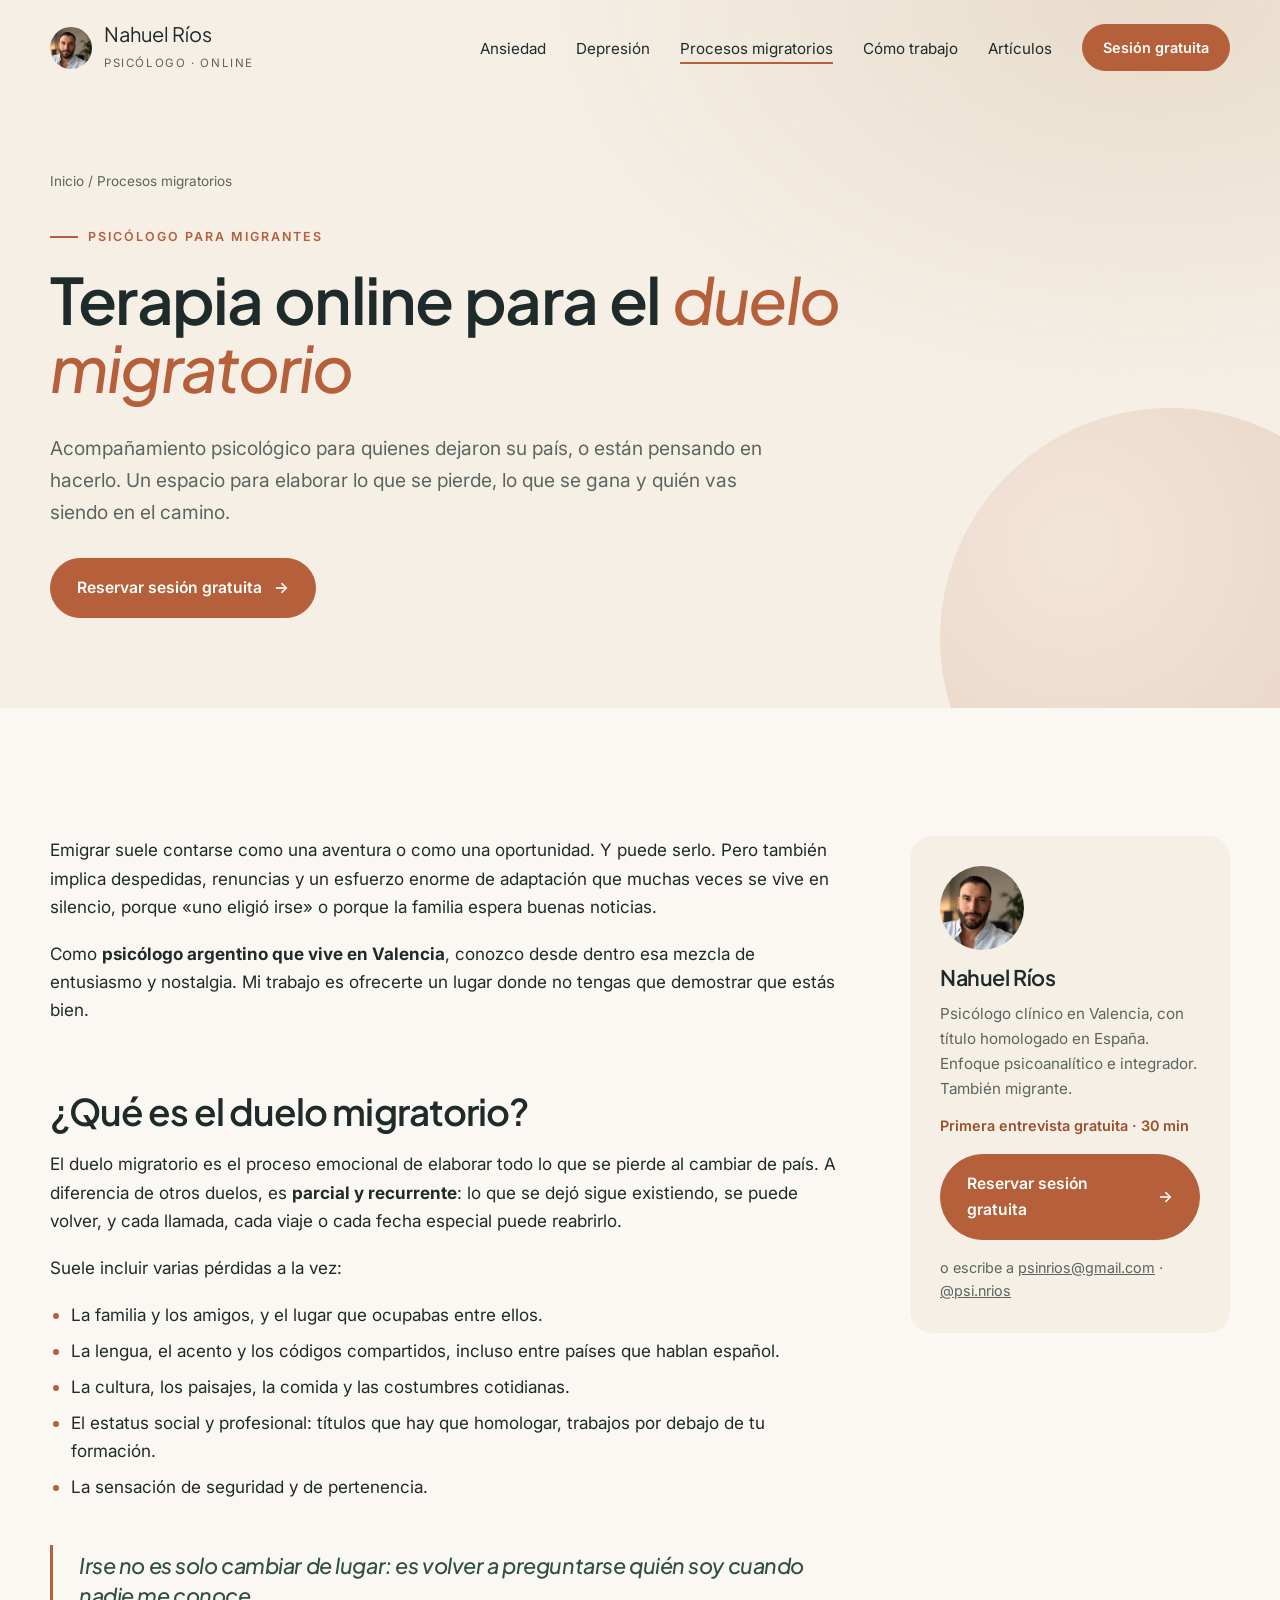
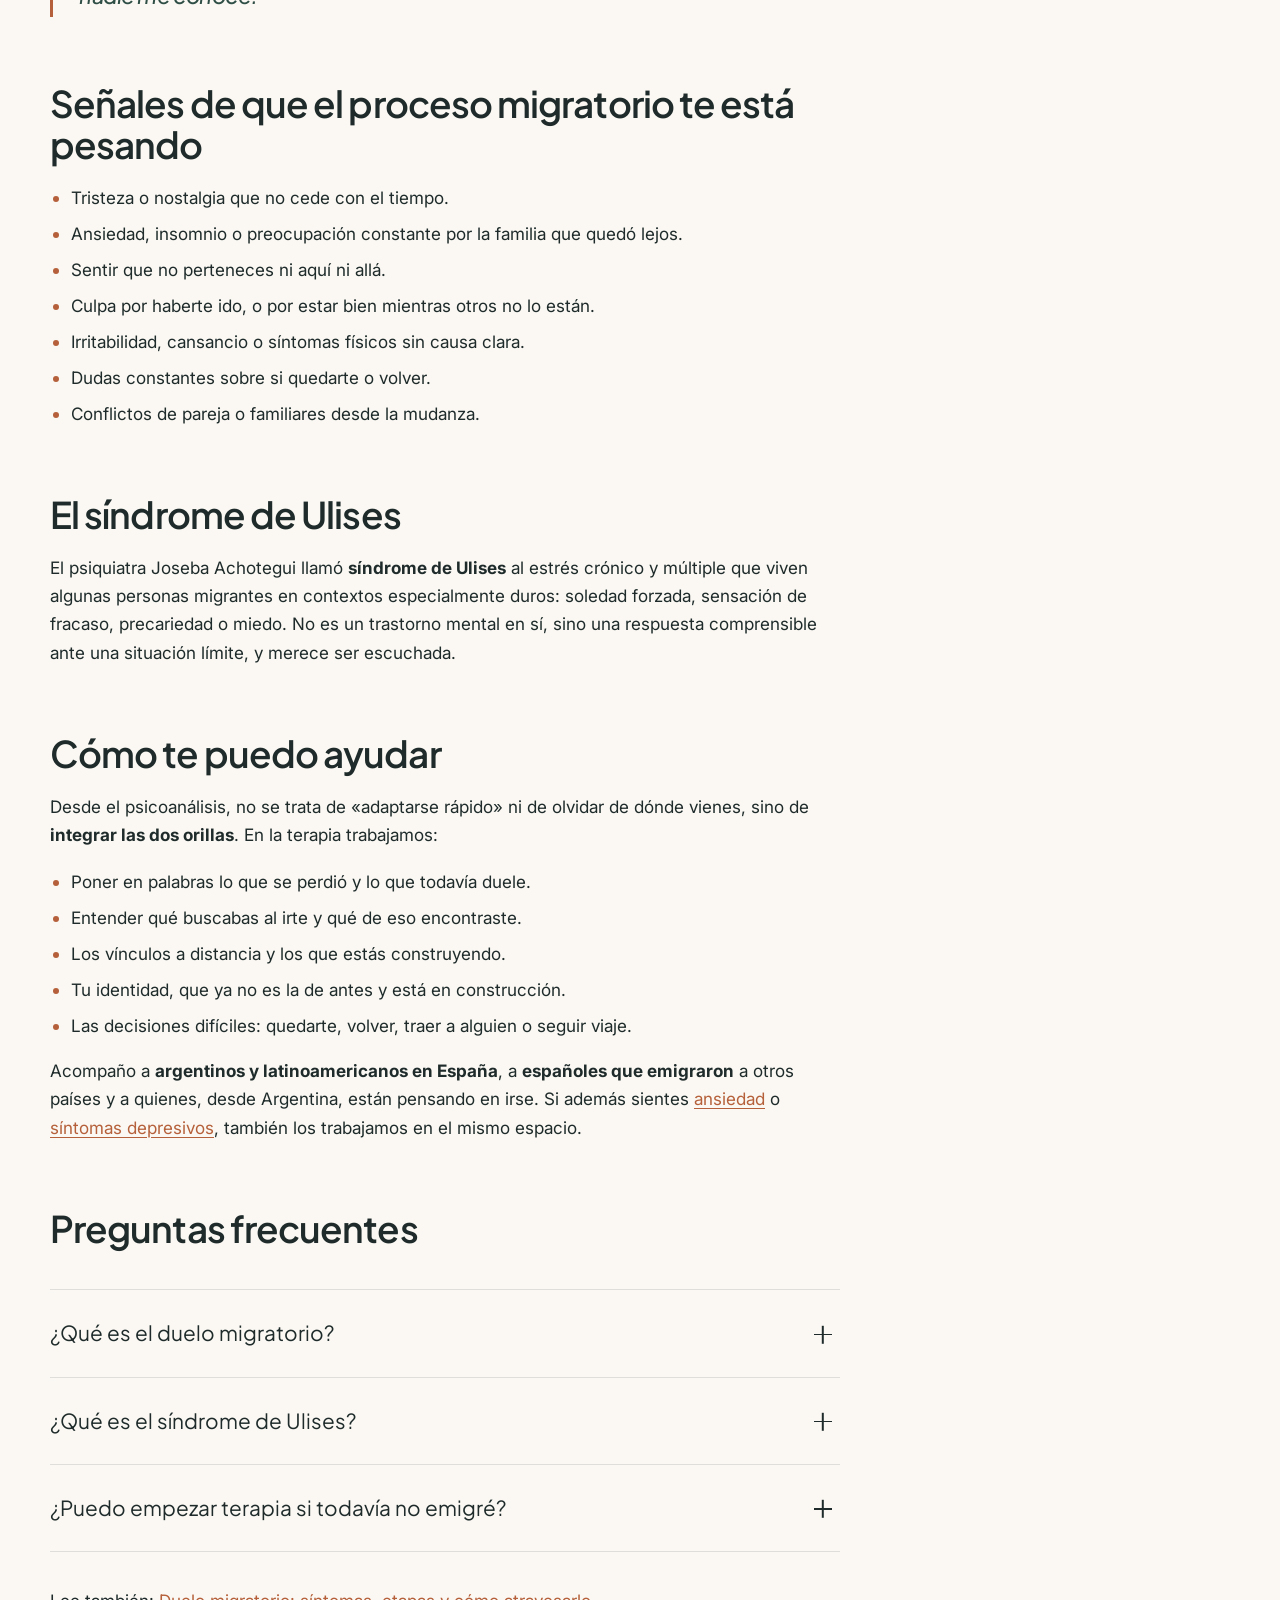
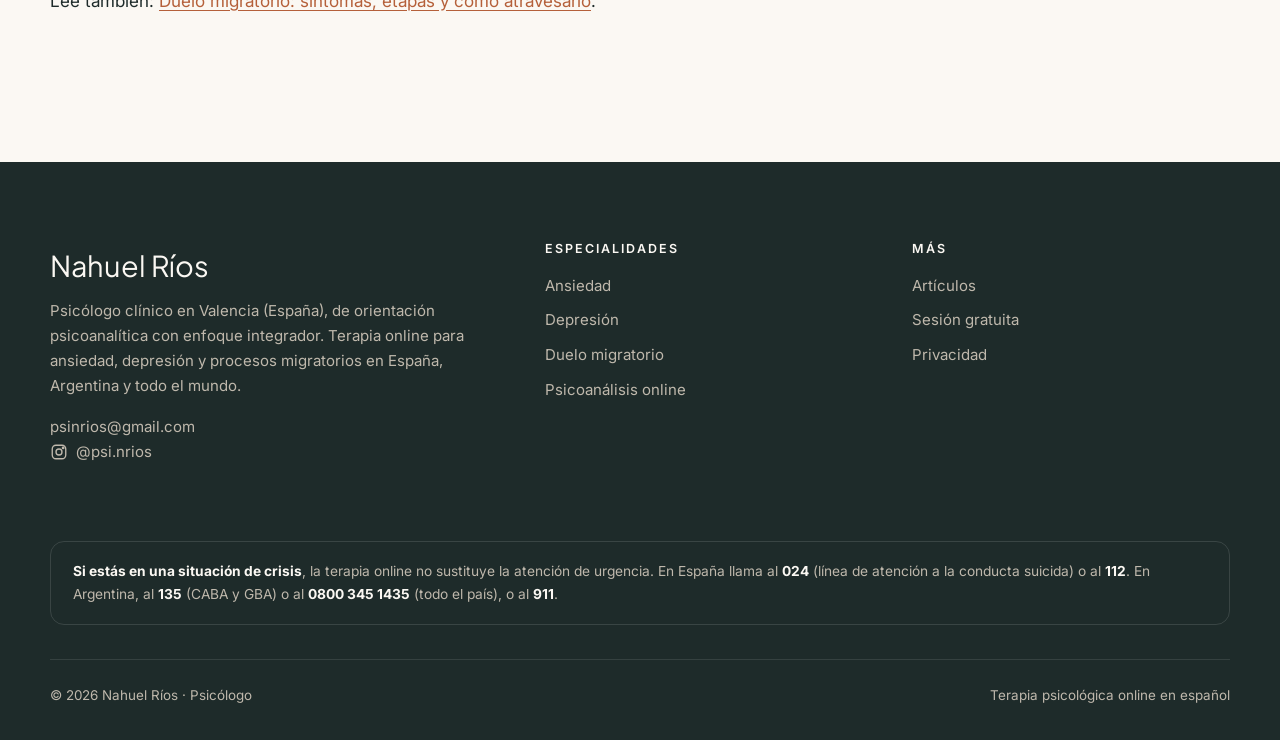
<file: duelo-migratorio.html>
<!doctype html>
<html lang="es">
<head>
<meta charset="utf-8">
<meta name="viewport" content="width=device-width, initial-scale=1">
<title>Psicólogo para migrantes y duelo migratorio · Valencia y online | Nahuel Ríos</title>
<meta name="description" content="Psicólogo argentino en España especializado en duelo migratorio, desarraigo y síndrome de Ulises. Terapia psicoanalítica online para argentinos, latinoamericanos y españoles que emigraron.">
<link rel="canonical" href="https://nahuel-rios.github.io/Psicologo/duelo-migratorio.html">
<meta name="robots" content="index, follow, max-image-preview:large">
<meta name="theme-color" content="#2F4F46">
<meta property="og:type" content="website">
<meta property="og:locale" content="es_ES">
<meta property="og:site_name" content="Nahuel Ríos · Psicólogo">
<meta property="og:title" content="Psicólogo para migrantes y duelo migratorio | Nahuel Ríos">
<meta property="og:description" content="Terapia online para quienes emigraron: duelo migratorio, desarraigo, soledad e identidad.">
<meta property="og:url" content="https://nahuel-rios.github.io/Psicologo/duelo-migratorio.html">
<meta property="og:image" content="https://nahuel-rios.github.io/Psicologo/img/nahuel-rios-og.jpg">
<meta name="twitter:card" content="summary_large_image">
<link rel="icon" href="favicon.svg" type="image/svg+xml">
<link rel="preconnect" href="https://fonts.googleapis.com">
<link rel="preconnect" href="https://fonts.gstatic.com" crossorigin>
<link href="https://fonts.googleapis.com/css2?family=Plus+Jakarta+Sans:ital,wght@0,400..700;1,400..700&family=Inter:wght@400;500;600&display=swap" rel="stylesheet">
<link rel="stylesheet" href="css/styles.css?v=3">
<script type="application/ld+json">
{
  "@context": "https://schema.org",
  "@graph": [
    {
      "@type": "Service",
      "name": "Terapia psicológica online para procesos migratorios y duelo migratorio",
      "serviceType": "Psicoterapia online",
      "provider": { "@type": "Person", "@id": "https://nahuel-rios.github.io/Psicologo/#nahuel", "name": "Nahuel Ríos" },
      "areaServed": [{ "@type": "Country", "name": "España" }, { "@type": "Country", "name": "Argentina" }],
      "availableChannel": { "@type": "ServiceChannel", "serviceUrl": "https://cal.com/psirios/primerasesion?user=psirios" },
      "url": "https://nahuel-rios.github.io/Psicologo/duelo-migratorio.html"
    },
    {
      "@type": "BreadcrumbList",
      "itemListElement": [
        { "@type": "ListItem", "position": 1, "name": "Inicio", "item": "https://nahuel-rios.github.io/Psicologo/" },
        { "@type": "ListItem", "position": 2, "name": "Procesos migratorios", "item": "https://nahuel-rios.github.io/Psicologo/duelo-migratorio.html" }
      ]
    },
    {
      "@type": "FAQPage",
      "mainEntity": [
        { "@type": "Question", "name": "¿Qué es el duelo migratorio?", "acceptedAnswer": { "@type": "Answer", "text": "Es el proceso emocional de elaborar todo lo que se pierde al emigrar: familia, amigos, idioma, paisajes, estatus social y una parte de la propia identidad. No es una enfermedad, pero puede volverse muy pesado si se transita en soledad." } },
        { "@type": "Question", "name": "¿Qué es el síndrome de Ulises?", "acceptedAnswer": { "@type": "Answer", "text": "Es el nombre que el psiquiatra Joseba Achotegui dio al estrés crónico y múltiple que viven algunas personas migrantes en situaciones de mucha dificultad: soledad forzada, fracaso del proyecto migratorio, lucha por la supervivencia y miedo." } },
        { "@type": "Question", "name": "¿Puedo empezar terapia si todavía no emigré?", "acceptedAnswer": { "@type": "Answer", "text": "Sí. Muchas personas consultan mientras deciden si irse, durante la preparación del viaje o al pensar en volver. Elaborar la decisión antes de partir también es parte del proceso migratorio." } }
      ]
    }
  ]
}
</script>
</head>
<body>
<a class="skip" href="#main">Saltar al contenido</a>
<header class="site-header">
  <nav class="wrap nav" aria-label="Principal">
    <a class="brand" href="./" aria-label="Nahuel Ríos, psicólogo — inicio">
      <img src="img/nahuel-rios-avatar.jpg" alt="" width="42" height="42">
      <span><span class="brand-name">Nahuel Ríos</span><span class="brand-sub">Psicólogo · Online</span></span>
    </a>
    <button class="menu-toggle" aria-label="Abrir menú" aria-expanded="false" aria-controls="menu"><span></span></button>
    <ul class="nav-links" id="menu">
      <li><a href="ansiedad.html">Ansiedad</a></li>
      <li><a href="depresion.html">Depresión</a></li>
      <li><a href="duelo-migratorio.html" aria-current="page">Procesos migratorios</a></li>
      <li><a href="psicoanalisis-online.html">Cómo trabajo</a></li>
      <li><a href="blog/">Artículos</a></li>
      <li><a class="btn" href="https://cal.com/psirios/primerasesion?user=psirios" target="_blank" rel="noopener">Sesión gratuita</a></li>
    </ul>
  </nav>
</header>

<main id="main">
  <section class="page-hero">
    <span class="orb" aria-hidden="true"></span>
    <div class="wrap">
      <p class="crumbs"><a href="./">Inicio</a> / Procesos migratorios</p>
      <p class="eyebrow">Psicólogo para migrantes</p>
      <h1>Terapia online para el <em>duelo migratorio</em></h1>
      <p class="lead">Acompañamiento psicológico para quienes dejaron su país, o están pensando en hacerlo. Un espacio para elaborar lo que se pierde, lo que se gana y quién vas siendo en el camino.</p>
      <div class="btn-row">
        <a class="btn" href="https://cal.com/psirios/primerasesion?user=psirios" target="_blank" rel="noopener">Reservar sesión gratuita <span class="arrow" aria-hidden="true">→</span></a>
      </div>
    </div>
  </section>

  <section class="section">
    <div class="wrap layout-aside">
      <article class="prose">
        <div class="reveal">
          <p>Emigrar suele contarse como una aventura o como una oportunidad. Y puede serlo. Pero también implica despedidas, renuncias y un esfuerzo enorme de adaptación que muchas veces se vive en silencio, porque «uno eligió irse» o porque la familia espera buenas noticias.</p>
          <p>Como <strong>psicólogo argentino que vive en Valencia</strong>, conozco desde dentro esa mezcla de entusiasmo y nostalgia. Mi trabajo es ofrecerte un lugar donde no tengas que demostrar que estás bien.</p>
        </div>

        <h2 class="reveal">¿Qué es el duelo migratorio?</h2>
        <div class="reveal">
          <p>El duelo migratorio es el proceso emocional de elaborar todo lo que se pierde al cambiar de país. A diferencia de otros duelos, es <strong>parcial y recurrente</strong>: lo que se dejó sigue existiendo, se puede volver, y cada llamada, cada viaje o cada fecha especial puede reabrirlo.</p>
          <p>Suele incluir varias pérdidas a la vez:</p>
          <ul>
            <li>La familia y los amigos, y el lugar que ocupabas entre ellos.</li>
            <li>La lengua, el acento y los códigos compartidos, incluso entre países que hablan español.</li>
            <li>La cultura, los paisajes, la comida y las costumbres cotidianas.</li>
            <li>El estatus social y profesional: títulos que hay que homologar, trabajos por debajo de tu formación.</li>
            <li>La sensación de seguridad y de pertenencia.</li>
          </ul>
        </div>

        <blockquote class="reveal">Irse no es solo cambiar de lugar: es volver a preguntarse quién soy cuando nadie me conoce.</blockquote>

        <h2 class="reveal">Señales de que el proceso migratorio te está pesando</h2>
        <div class="reveal">
          <ul>
            <li>Tristeza o nostalgia que no cede con el tiempo.</li>
            <li>Ansiedad, insomnio o preocupación constante por la familia que quedó lejos.</li>
            <li>Sentir que no perteneces ni aquí ni allá.</li>
            <li>Culpa por haberte ido, o por estar bien mientras otros no lo están.</li>
            <li>Irritabilidad, cansancio o síntomas físicos sin causa clara.</li>
            <li>Dudas constantes sobre si quedarte o volver.</li>
            <li>Conflictos de pareja o familiares desde la mudanza.</li>
          </ul>
        </div>

        <h2 class="reveal">El síndrome de Ulises</h2>
        <div class="reveal">
          <p>El psiquiatra Joseba Achotegui llamó <strong>síndrome de Ulises</strong> al estrés crónico y múltiple que viven algunas personas migrantes en contextos especialmente duros: soledad forzada, sensación de fracaso, precariedad o miedo. No es un trastorno mental en sí, sino una respuesta comprensible ante una situación límite, y merece ser escuchada.</p>
        </div>

        <h2 class="reveal">Cómo te puedo ayudar</h2>
        <div class="reveal">
          <p>Desde el psicoanálisis, no se trata de «adaptarse rápido» ni de olvidar de dónde vienes, sino de <strong>integrar las dos orillas</strong>. En la terapia trabajamos:</p>
          <ul>
            <li>Poner en palabras lo que se perdió y lo que todavía duele.</li>
            <li>Entender qué buscabas al irte y qué de eso encontraste.</li>
            <li>Los vínculos a distancia y los que estás construyendo.</li>
            <li>Tu identidad, que ya no es la de antes y está en construcción.</li>
            <li>Las decisiones difíciles: quedarte, volver, traer a alguien o seguir viaje.</li>
          </ul>
          <p>Acompaño a <strong>argentinos y latinoamericanos en España</strong>, a <strong>españoles que emigraron</strong> a otros países y a quienes, desde Argentina, están pensando en irse. Si además sientes <a href="ansiedad.html">ansiedad</a> o <a href="depresion.html">síntomas depresivos</a>, también los trabajamos en el mismo espacio.</p>
        </div>

        <h2 class="reveal">Preguntas frecuentes</h2>
        <div class="faq reveal">
          <details><summary>¿Qué es el duelo migratorio?</summary><div class="answer"><div><p>Es el proceso emocional de elaborar todo lo que se pierde al emigrar: familia, amigos, idioma, paisajes, estatus social y una parte de la propia identidad. No es una enfermedad, pero puede volverse muy pesado si se transita en soledad.</p></div></div></details>
          <details><summary>¿Qué es el síndrome de Ulises?</summary><div class="answer"><div><p>Es el nombre que el psiquiatra Joseba Achotegui dio al estrés crónico y múltiple que viven algunas personas migrantes en situaciones de mucha dificultad: soledad forzada, fracaso del proyecto migratorio, lucha por la supervivencia y miedo.</p></div></div></details>
          <details><summary>¿Puedo empezar terapia si todavía no emigré?</summary><div class="answer"><div><p>Sí. Muchas personas consultan mientras deciden si irse, durante la preparación del viaje o al pensar en volver. Elaborar la decisión antes de partir también es parte del proceso migratorio.</p></div></div></details>
        </div>
        <p class="reveal" style="margin-top:2em">Lee también: <a href="blog/duelo-migratorio-sintomas-y-etapas.html">Duelo migratorio: síntomas, etapas y cómo atravesarlo</a>.</p>
      </article>

      <aside class="aside-card reveal" style="--d:.2s">
        <img src="img/nahuel-rios-avatar.jpg" alt="Nahuel Ríos, psicólogo" width="84" height="84" loading="lazy">
        <h3>Nahuel Ríos</h3>
        <p>Psicólogo clínico en Valencia, con título homologado en España. Enfoque psicoanalítico e integrador. También migrante.</p>
        <p style="font-size:.9rem;color:var(--terra-2);font-weight:600;margin-top:-4px">Primera entrevista gratuita · 30 min</p><a class="btn" href="https://cal.com/psirios/primerasesion?user=psirios" target="_blank" rel="noopener">Reservar sesión gratuita <span class="arrow" aria-hidden="true">→</span></a>
        <p style="margin:16px 0 0;font-size:.9rem">o escribe a <a href="mailto:psinrios@gmail.com">psinrios@gmail.com</a> · <a href="https://www.instagram.com/psi.nrios/" target="_blank" rel="noopener">@psi.nrios</a></p>
      </aside>
    </div>
  </section>
</main>

<footer class="site-footer">
  <div class="wrap">
    <div class="footer-grid">
      <div>
        <p class="footer-brand">Nahuel Ríos</p>
        <p>Psicólogo clínico en Valencia (España), de orientación psicoanalítica con enfoque integrador. Terapia online para ansiedad, depresión y procesos migratorios en España, Argentina y todo el mundo.</p>
        <p><a href="mailto:psinrios@gmail.com">psinrios@gmail.com</a><br><a class="social" href="https://www.instagram.com/psi.nrios/" target="_blank" rel="noopener"><svg width="18" height="18" viewBox="0 0 24 24" fill="none" stroke="currentColor" stroke-width="1.8" aria-hidden="true"><rect x="3" y="3" width="18" height="18" rx="5"/><circle cx="12" cy="12" r="4"/><circle cx="17.5" cy="6.5" r="1" fill="currentColor"/></svg> @psi.nrios</a></p>
      </div>
      <div>
        <h4>Especialidades</h4>
        <ul>
          <li><a href="ansiedad.html">Ansiedad</a></li>
          <li><a href="depresion.html">Depresión</a></li>
          <li><a href="duelo-migratorio.html">Duelo migratorio</a></li>
          <li><a href="psicoanalisis-online.html">Psicoanálisis online</a></li>
        </ul>
      </div>
      <div>
        <h4>Más</h4>
        <ul>
          <li><a href="blog/">Artículos</a></li>
          <li><a href="https://cal.com/psirios/primerasesion?user=psirios" target="_blank" rel="noopener">Sesión gratuita</a></li>
          <li><a href="privacidad.html">Privacidad</a></li>
        </ul>
      </div>
    </div>
    <p class="crisis"><strong>Si estás en una situación de crisis</strong>, la terapia online no sustituye la atención de urgencia. En España llama al <strong>024</strong> (línea de atención a la conducta suicida) o al <strong>112</strong>. En Argentina, al <strong>135</strong> (CABA y GBA) o al <strong>0800 345 1435</strong> (todo el país), o al <strong>911</strong>.</p>
    <div class="footer-bottom">
      <span>© <span id="year">2026</span> Nahuel Ríos · Psicólogo</span>
      <span>Terapia psicológica online en español</span>
    </div>
  </div>
</footer>

<a class="btn fab" href="https://cal.com/psirios/primerasesion?user=psirios" target="_blank" rel="noopener">Sesión gratuita <span class="arrow" aria-hidden="true">→</span></a>
<script src="js/main.js?v=3" defer></script>
</body>
</html>
</file>
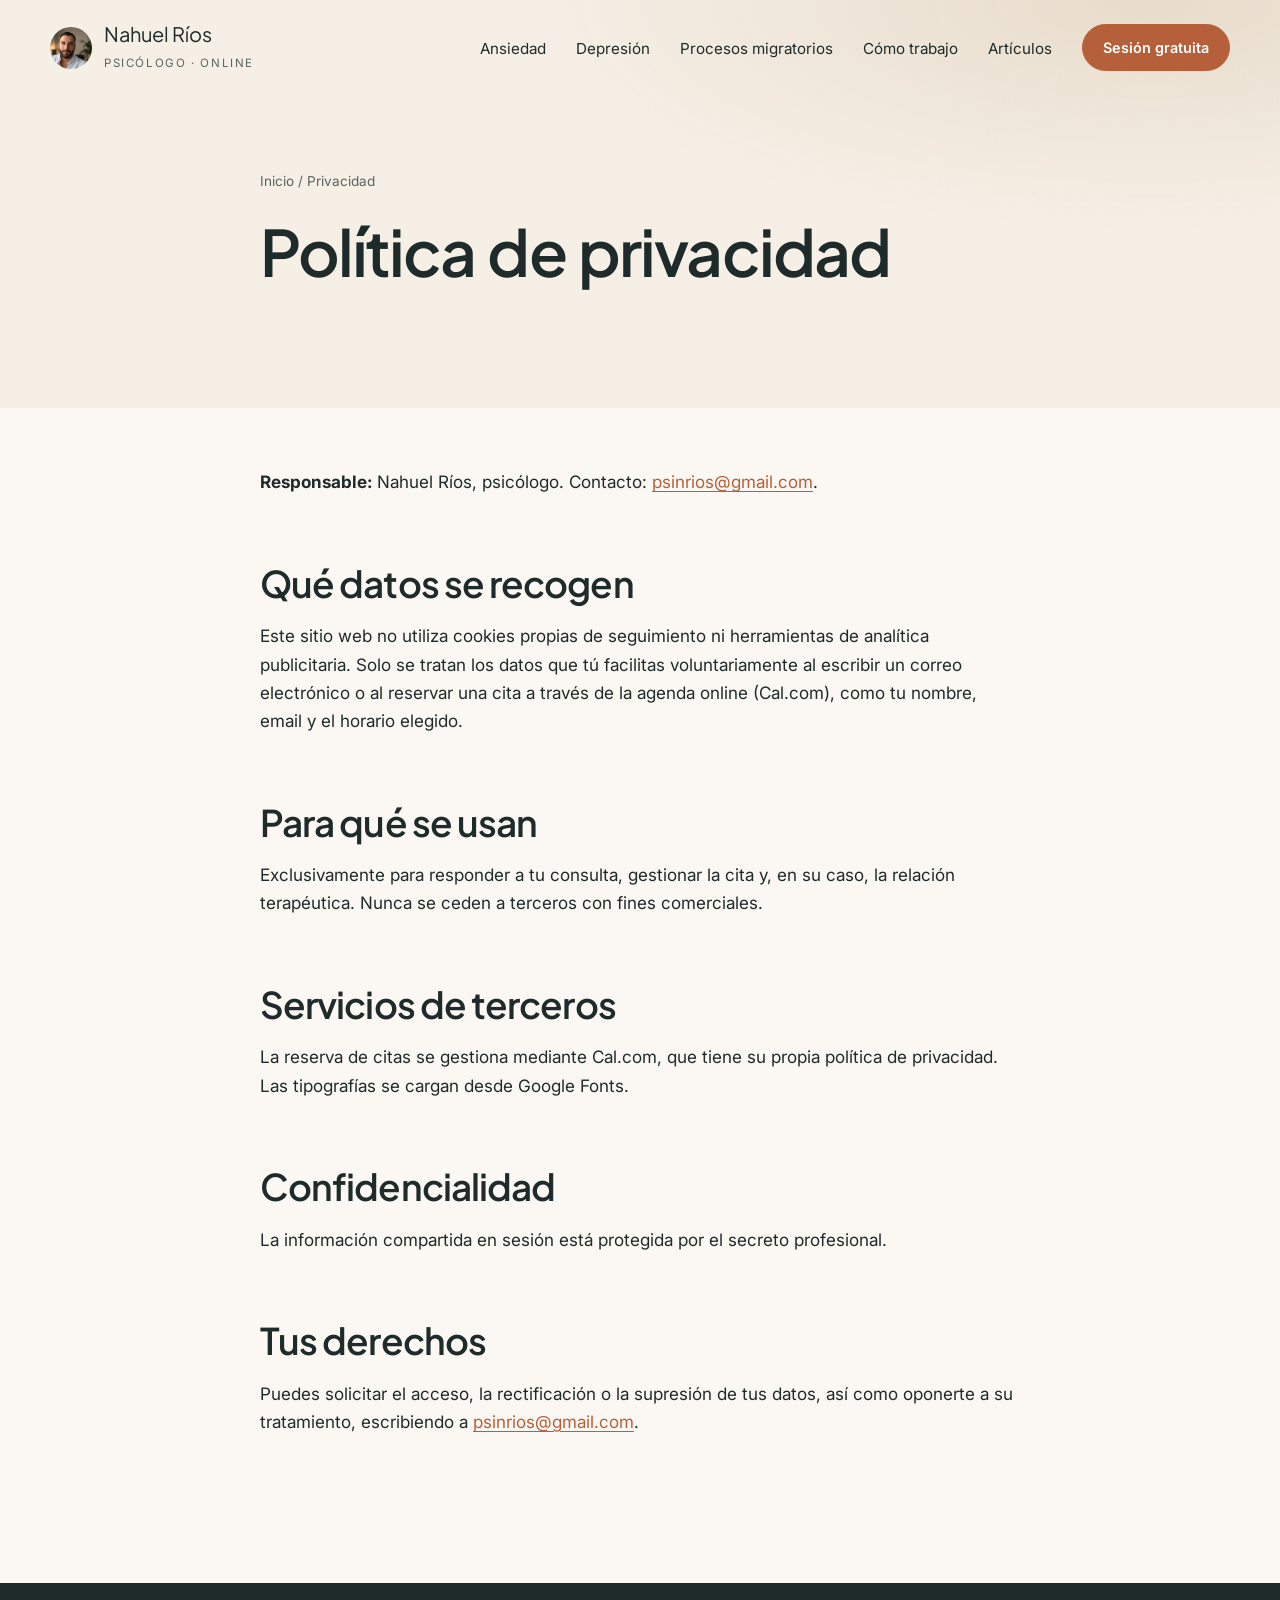
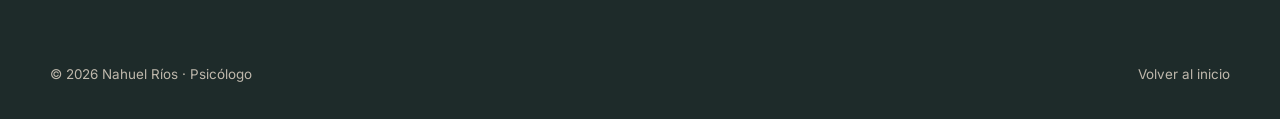
<file: privacidad.html>
<!doctype html>
<html lang="es">
<head>
<meta charset="utf-8">
<meta name="viewport" content="width=device-width, initial-scale=1">
<title>Política de privacidad | Nahuel Ríos, psicólogo</title>
<meta name="description" content="Política de privacidad del sitio web de Nahuel Ríos, psicólogo.">
<link rel="canonical" href="https://nahuel-rios.github.io/Psicologo/privacidad.html">
<meta name="robots" content="noindex, follow">
<link rel="icon" href="favicon.svg" type="image/svg+xml">
<link rel="preconnect" href="https://fonts.googleapis.com">
<link rel="preconnect" href="https://fonts.gstatic.com" crossorigin>
<link href="https://fonts.googleapis.com/css2?family=Plus+Jakarta+Sans:ital,wght@0,400..700;1,400..700&family=Inter:wght@400;500;600&display=swap" rel="stylesheet">
<link rel="stylesheet" href="css/styles.css?v=3">
</head>
<body>
<header class="site-header">
  <nav class="wrap nav" aria-label="Principal">
    <a class="brand" href="./" aria-label="Nahuel Ríos, psicólogo — inicio">
      <img src="img/nahuel-rios-avatar.jpg" alt="" width="42" height="42">
      <span><span class="brand-name">Nahuel Ríos</span><span class="brand-sub">Psicólogo · Online</span></span>
    </a>
    <button class="menu-toggle" aria-label="Abrir menú" aria-expanded="false" aria-controls="menu"><span></span></button>
    <ul class="nav-links" id="menu">
      <li><a href="ansiedad.html">Ansiedad</a></li>
      <li><a href="depresion.html">Depresión</a></li>
      <li><a href="duelo-migratorio.html">Procesos migratorios</a></li>
      <li><a href="psicoanalisis-online.html">Cómo trabajo</a></li>
      <li><a href="blog/">Artículos</a></li>
      <li><a class="btn" href="https://cal.com/psirios/primerasesion?user=psirios" target="_blank" rel="noopener">Sesión gratuita</a></li>
    </ul>
  </nav>
</header>
<main id="main">
  <section class="page-hero">
    <div class="narrow">
      <p class="crumbs"><a href="./">Inicio</a> / Privacidad</p>
      <h1>Política de privacidad</h1>
    </div>
  </section>
  <section class="section" style="padding-top:60px">
    <div class="narrow prose">
      <p><strong>Responsable:</strong> Nahuel Ríos, psicólogo. Contacto: <a href="mailto:psinrios@gmail.com">psinrios@gmail.com</a>.</p>
      <h2>Qué datos se recogen</h2>
      <p>Este sitio web no utiliza cookies propias de seguimiento ni herramientas de analítica publicitaria. Solo se tratan los datos que tú facilitas voluntariamente al escribir un correo electrónico o al reservar una cita a través de la agenda online (Cal.com), como tu nombre, email y el horario elegido.</p>
      <h2>Para qué se usan</h2>
      <p>Exclusivamente para responder a tu consulta, gestionar la cita y, en su caso, la relación terapéutica. Nunca se ceden a terceros con fines comerciales.</p>
      <h2>Servicios de terceros</h2>
      <p>La reserva de citas se gestiona mediante Cal.com, que tiene su propia política de privacidad. Las tipografías se cargan desde Google Fonts.</p>
      <h2>Confidencialidad</h2>
      <p>La información compartida en sesión está protegida por el secreto profesional.</p>
      <h2>Tus derechos</h2>
      <p>Puedes solicitar el acceso, la rectificación o la supresión de tus datos, así como oponerte a su tratamiento, escribiendo a <a href="mailto:psinrios@gmail.com">psinrios@gmail.com</a>.</p>
    </div>
  </section>
</main>
<footer class="site-footer">
  <div class="wrap">
    <div class="footer-bottom" style="margin-top:0;border-top:0;padding-top:0">
      <span>© <span id="year">2026</span> Nahuel Ríos · Psicólogo</span>
      <a href="./">Volver al inicio</a>
    </div>
  </div>
</footer>
<script src="js/main.js?v=3" defer></script>
</body>
</html>
</file>
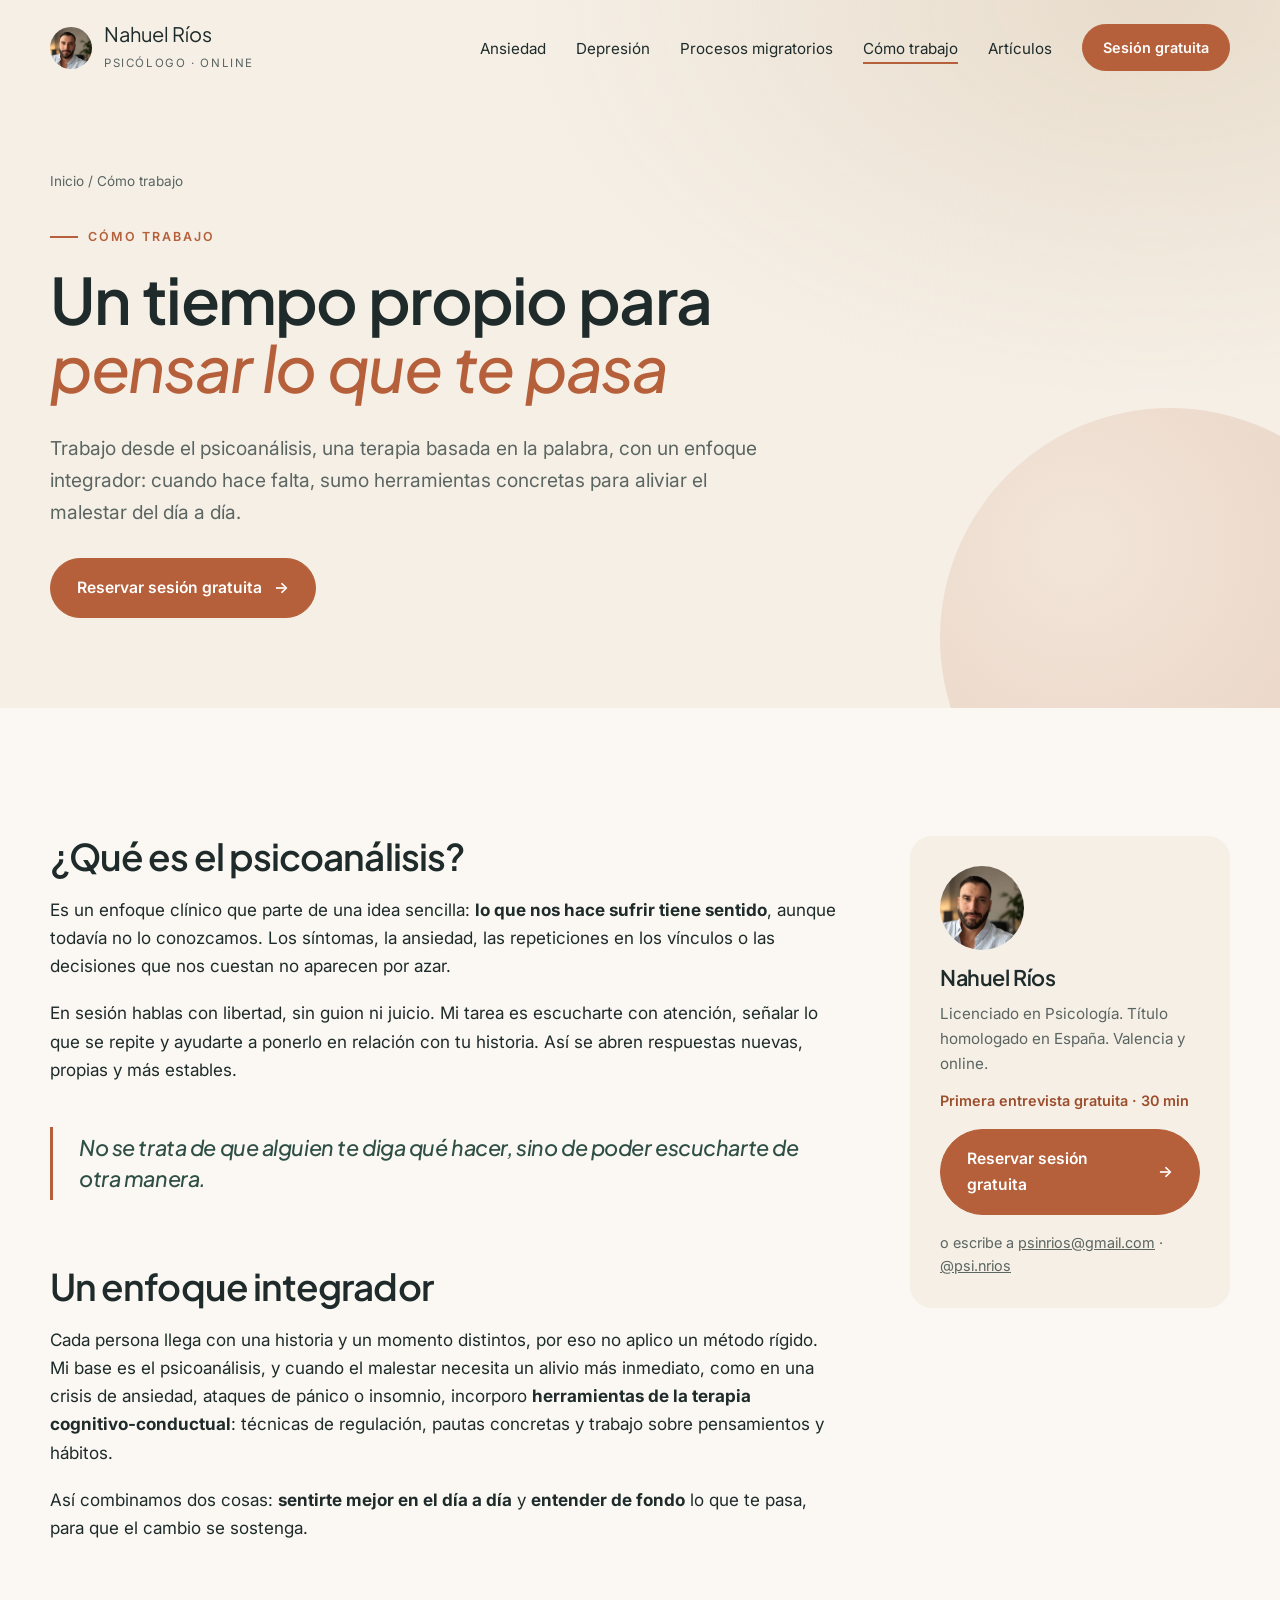
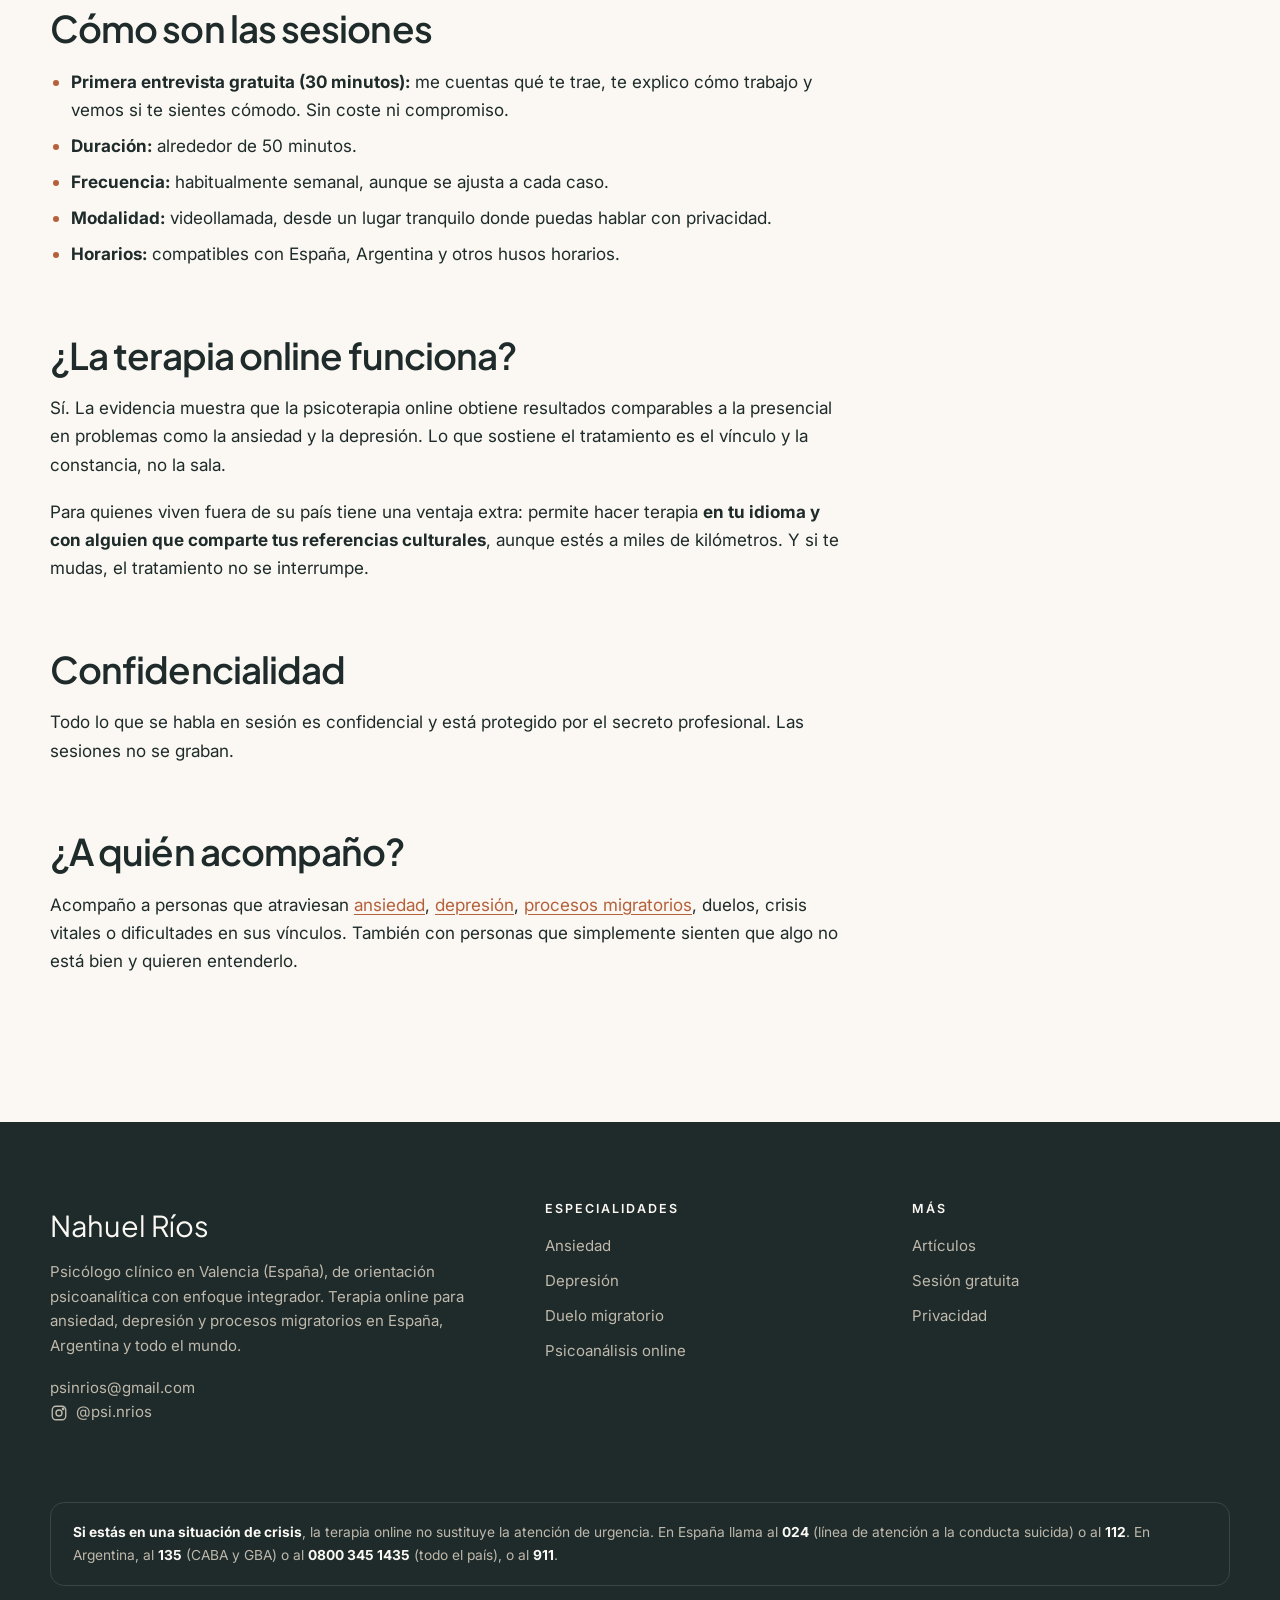
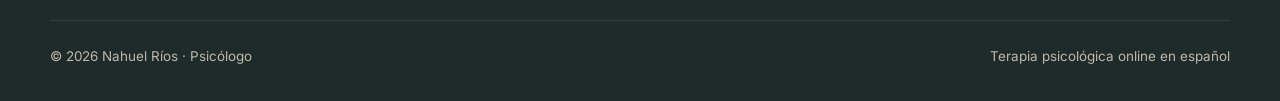
<file: psicoanalisis-online.html>
<!doctype html>
<html lang="es">
<head>
<meta charset="utf-8">
<meta name="viewport" content="width=device-width, initial-scale=1">
<title>Cómo trabajo: psicoanálisis y enfoque integrador online | Nahuel Ríos</title>
<meta name="description" content="Cómo trabaja Nahuel Ríos, psicólogo en Valencia: terapia online de base psicoanalítica con enfoque integrador y herramientas cognitivo-conductuales. Primera entrevista gratuita de 30 minutos.">
<link rel="canonical" href="https://nahuel-rios.github.io/Psicologo/psicoanalisis-online.html">
<meta name="robots" content="index, follow, max-image-preview:large">
<meta name="theme-color" content="#2F4F46">
<meta property="og:type" content="website">
<meta property="og:locale" content="es_ES">
<meta property="og:site_name" content="Nahuel Ríos · Psicólogo">
<meta property="og:title" content="Psicoanálisis online | Nahuel Ríos, psicólogo">
<meta property="og:description" content="Cómo es la terapia psicoanalítica online: primera entrevista, frecuencia y confidencialidad.">
<meta property="og:url" content="https://nahuel-rios.github.io/Psicologo/psicoanalisis-online.html">
<meta property="og:image" content="https://nahuel-rios.github.io/Psicologo/img/nahuel-rios-og.jpg">
<meta name="twitter:card" content="summary_large_image">
<link rel="icon" href="favicon.svg" type="image/svg+xml">
<link rel="preconnect" href="https://fonts.googleapis.com">
<link rel="preconnect" href="https://fonts.gstatic.com" crossorigin>
<link href="https://fonts.googleapis.com/css2?family=Plus+Jakarta+Sans:ital,wght@0,400..700;1,400..700&family=Inter:wght@400;500;600&display=swap" rel="stylesheet">
<link rel="stylesheet" href="css/styles.css?v=3">
<script type="application/ld+json">
{
  "@context": "https://schema.org",
  "@graph": [
    {
      "@type": "Service",
      "name": "Psicoanálisis online",
      "serviceType": "Psicoterapia psicoanalítica online",
      "provider": { "@type": "Person", "@id": "https://nahuel-rios.github.io/Psicologo/#nahuel", "name": "Nahuel Ríos" },
      "areaServed": [{ "@type": "Country", "name": "España" }, { "@type": "Country", "name": "Argentina" }],
      "url": "https://nahuel-rios.github.io/Psicologo/psicoanalisis-online.html"
    },
    {
      "@type": "BreadcrumbList",
      "itemListElement": [
        { "@type": "ListItem", "position": 1, "name": "Inicio", "item": "https://nahuel-rios.github.io/Psicologo/" },
        { "@type": "ListItem", "position": 2, "name": "Cómo trabajo", "item": "https://nahuel-rios.github.io/Psicologo/psicoanalisis-online.html" }
      ]
    }
  ]
}
</script>
</head>
<body>
<a class="skip" href="#main">Saltar al contenido</a>
<header class="site-header">
  <nav class="wrap nav" aria-label="Principal">
    <a class="brand" href="./" aria-label="Nahuel Ríos, psicólogo — inicio">
      <img src="img/nahuel-rios-avatar.jpg" alt="" width="42" height="42">
      <span><span class="brand-name">Nahuel Ríos</span><span class="brand-sub">Psicólogo · Online</span></span>
    </a>
    <button class="menu-toggle" aria-label="Abrir menú" aria-expanded="false" aria-controls="menu"><span></span></button>
    <ul class="nav-links" id="menu">
      <li><a href="ansiedad.html">Ansiedad</a></li>
      <li><a href="depresion.html">Depresión</a></li>
      <li><a href="duelo-migratorio.html">Procesos migratorios</a></li>
      <li><a href="psicoanalisis-online.html" aria-current="page">Cómo trabajo</a></li>
      <li><a href="blog/">Artículos</a></li>
      <li><a class="btn" href="https://cal.com/psirios/primerasesion?user=psirios" target="_blank" rel="noopener">Sesión gratuita</a></li>
    </ul>
  </nav>
</header>

<main id="main">
  <section class="page-hero">
    <span class="orb" aria-hidden="true"></span>
    <div class="wrap">
      <p class="crumbs"><a href="./">Inicio</a> / Cómo trabajo</p>
      <p class="eyebrow">Cómo trabajo</p>
      <h1>Un tiempo propio para <em>pensar lo que te pasa</em></h1>
      <p class="lead">Trabajo desde el psicoanálisis, una terapia basada en la palabra, con un enfoque integrador: cuando hace falta, sumo herramientas concretas para aliviar el malestar del día a día.</p>
      <div class="btn-row">
        <a class="btn" href="https://cal.com/psirios/primerasesion?user=psirios" target="_blank" rel="noopener">Reservar sesión gratuita <span class="arrow" aria-hidden="true">→</span></a>
      </div>
    </div>
  </section>

  <section class="section">
    <div class="wrap layout-aside">
      <article class="prose">
        <h2 class="reveal" style="margin-top:0">¿Qué es el psicoanálisis?</h2>
        <div class="reveal">
          <p>Es un enfoque clínico que parte de una idea sencilla: <strong>lo que nos hace sufrir tiene sentido</strong>, aunque todavía no lo conozcamos. Los síntomas, la ansiedad, las repeticiones en los vínculos o las decisiones que nos cuestan no aparecen por azar.</p>
          <p>En sesión hablas con libertad, sin guion ni juicio. Mi tarea es escucharte con atención, señalar lo que se repite y ayudarte a ponerlo en relación con tu historia. Así se abren respuestas nuevas, propias y más estables.</p>
        </div>

        <blockquote class="reveal">No se trata de que alguien te diga qué hacer, sino de poder escucharte de otra manera.</blockquote>

        <h2 class="reveal">Un enfoque integrador</h2>
        <div class="reveal">
          <p>Cada persona llega con una historia y un momento distintos, por eso no aplico un método rígido. Mi base es el psicoanálisis, y cuando el malestar necesita un alivio más inmediato, como en una crisis de ansiedad, ataques de pánico o insomnio, incorporo <strong>herramientas de la terapia cognitivo-conductual</strong>: técnicas de regulación, pautas concretas y trabajo sobre pensamientos y hábitos.</p>
          <p>Así combinamos dos cosas: <strong>sentirte mejor en el día a día</strong> y <strong>entender de fondo</strong> lo que te pasa, para que el cambio se sostenga.</p>
        </div>

        <h2 class="reveal">Cómo son las sesiones</h2>
        <div class="reveal">
          <ul>
            <li><strong>Primera entrevista gratuita (30 minutos):</strong> me cuentas qué te trae, te explico cómo trabajo y vemos si te sientes cómodo. Sin coste ni compromiso.</li>
            <li><strong>Duración:</strong> alrededor de 50 minutos.</li>
            <li><strong>Frecuencia:</strong> habitualmente semanal, aunque se ajusta a cada caso.</li>
            <li><strong>Modalidad:</strong> videollamada, desde un lugar tranquilo donde puedas hablar con privacidad.</li>
            <li><strong>Horarios:</strong> compatibles con España, Argentina y otros husos horarios.</li>
          </ul>
        </div>

        <h2 class="reveal">¿La terapia online funciona?</h2>
        <div class="reveal">
          <p>Sí. La evidencia muestra que la psicoterapia online obtiene resultados comparables a la presencial en problemas como la ansiedad y la depresión. Lo que sostiene el tratamiento es el vínculo y la constancia, no la sala.</p>
          <p>Para quienes viven fuera de su país tiene una ventaja extra: permite hacer terapia <strong>en tu idioma y con alguien que comparte tus referencias culturales</strong>, aunque estés a miles de kilómetros. Y si te mudas, el tratamiento no se interrumpe.</p>
        </div>

        <h2 class="reveal">Confidencialidad</h2>
        <div class="reveal">
          <p>Todo lo que se habla en sesión es confidencial y está protegido por el secreto profesional. Las sesiones no se graban.</p>
        </div>

        <h2 class="reveal">¿A quién acompaño?</h2>
        <div class="reveal">
          <p>Acompaño a personas que atraviesan <a href="ansiedad.html">ansiedad</a>, <a href="depresion.html">depresión</a>, <a href="duelo-migratorio.html">procesos migratorios</a>, duelos, crisis vitales o dificultades en sus vínculos. También con personas que simplemente sienten que algo no está bien y quieren entenderlo.</p>
        </div>
      </article>

      <aside class="aside-card reveal" style="--d:.2s">
        <img src="img/nahuel-rios-avatar.jpg" alt="Nahuel Ríos, psicólogo" width="84" height="84" loading="lazy">
        <h3>Nahuel Ríos</h3>
        <p>Licenciado en Psicología. Título homologado en España. Valencia y online.</p>
        <p style="font-size:.9rem;color:var(--terra-2);font-weight:600;margin-top:-4px">Primera entrevista gratuita · 30 min</p><a class="btn" href="https://cal.com/psirios/primerasesion?user=psirios" target="_blank" rel="noopener">Reservar sesión gratuita <span class="arrow" aria-hidden="true">→</span></a>
        <p style="margin:16px 0 0;font-size:.9rem">o escribe a <a href="mailto:psinrios@gmail.com">psinrios@gmail.com</a> · <a href="https://www.instagram.com/psi.nrios/" target="_blank" rel="noopener">@psi.nrios</a></p>
      </aside>
    </div>
  </section>
</main>

<footer class="site-footer">
  <div class="wrap">
    <div class="footer-grid">
      <div>
        <p class="footer-brand">Nahuel Ríos</p>
        <p>Psicólogo clínico en Valencia (España), de orientación psicoanalítica con enfoque integrador. Terapia online para ansiedad, depresión y procesos migratorios en España, Argentina y todo el mundo.</p>
        <p><a href="mailto:psinrios@gmail.com">psinrios@gmail.com</a><br><a class="social" href="https://www.instagram.com/psi.nrios/" target="_blank" rel="noopener"><svg width="18" height="18" viewBox="0 0 24 24" fill="none" stroke="currentColor" stroke-width="1.8" aria-hidden="true"><rect x="3" y="3" width="18" height="18" rx="5"/><circle cx="12" cy="12" r="4"/><circle cx="17.5" cy="6.5" r="1" fill="currentColor"/></svg> @psi.nrios</a></p>
      </div>
      <div>
        <h4>Especialidades</h4>
        <ul>
          <li><a href="ansiedad.html">Ansiedad</a></li>
          <li><a href="depresion.html">Depresión</a></li>
          <li><a href="duelo-migratorio.html">Duelo migratorio</a></li>
          <li><a href="psicoanalisis-online.html">Psicoanálisis online</a></li>
        </ul>
      </div>
      <div>
        <h4>Más</h4>
        <ul>
          <li><a href="blog/">Artículos</a></li>
          <li><a href="https://cal.com/psirios/primerasesion?user=psirios" target="_blank" rel="noopener">Sesión gratuita</a></li>
          <li><a href="privacidad.html">Privacidad</a></li>
        </ul>
      </div>
    </div>
    <p class="crisis"><strong>Si estás en una situación de crisis</strong>, la terapia online no sustituye la atención de urgencia. En España llama al <strong>024</strong> (línea de atención a la conducta suicida) o al <strong>112</strong>. En Argentina, al <strong>135</strong> (CABA y GBA) o al <strong>0800 345 1435</strong> (todo el país), o al <strong>911</strong>.</p>
    <div class="footer-bottom">
      <span>© <span id="year">2026</span> Nahuel Ríos · Psicólogo</span>
      <span>Terapia psicológica online en español</span>
    </div>
  </div>
</footer>

<a class="btn fab" href="https://cal.com/psirios/primerasesion?user=psirios" target="_blank" rel="noopener">Sesión gratuita <span class="arrow" aria-hidden="true">→</span></a>
<script src="js/main.js?v=3" defer></script>
</body>
</html>
</file>
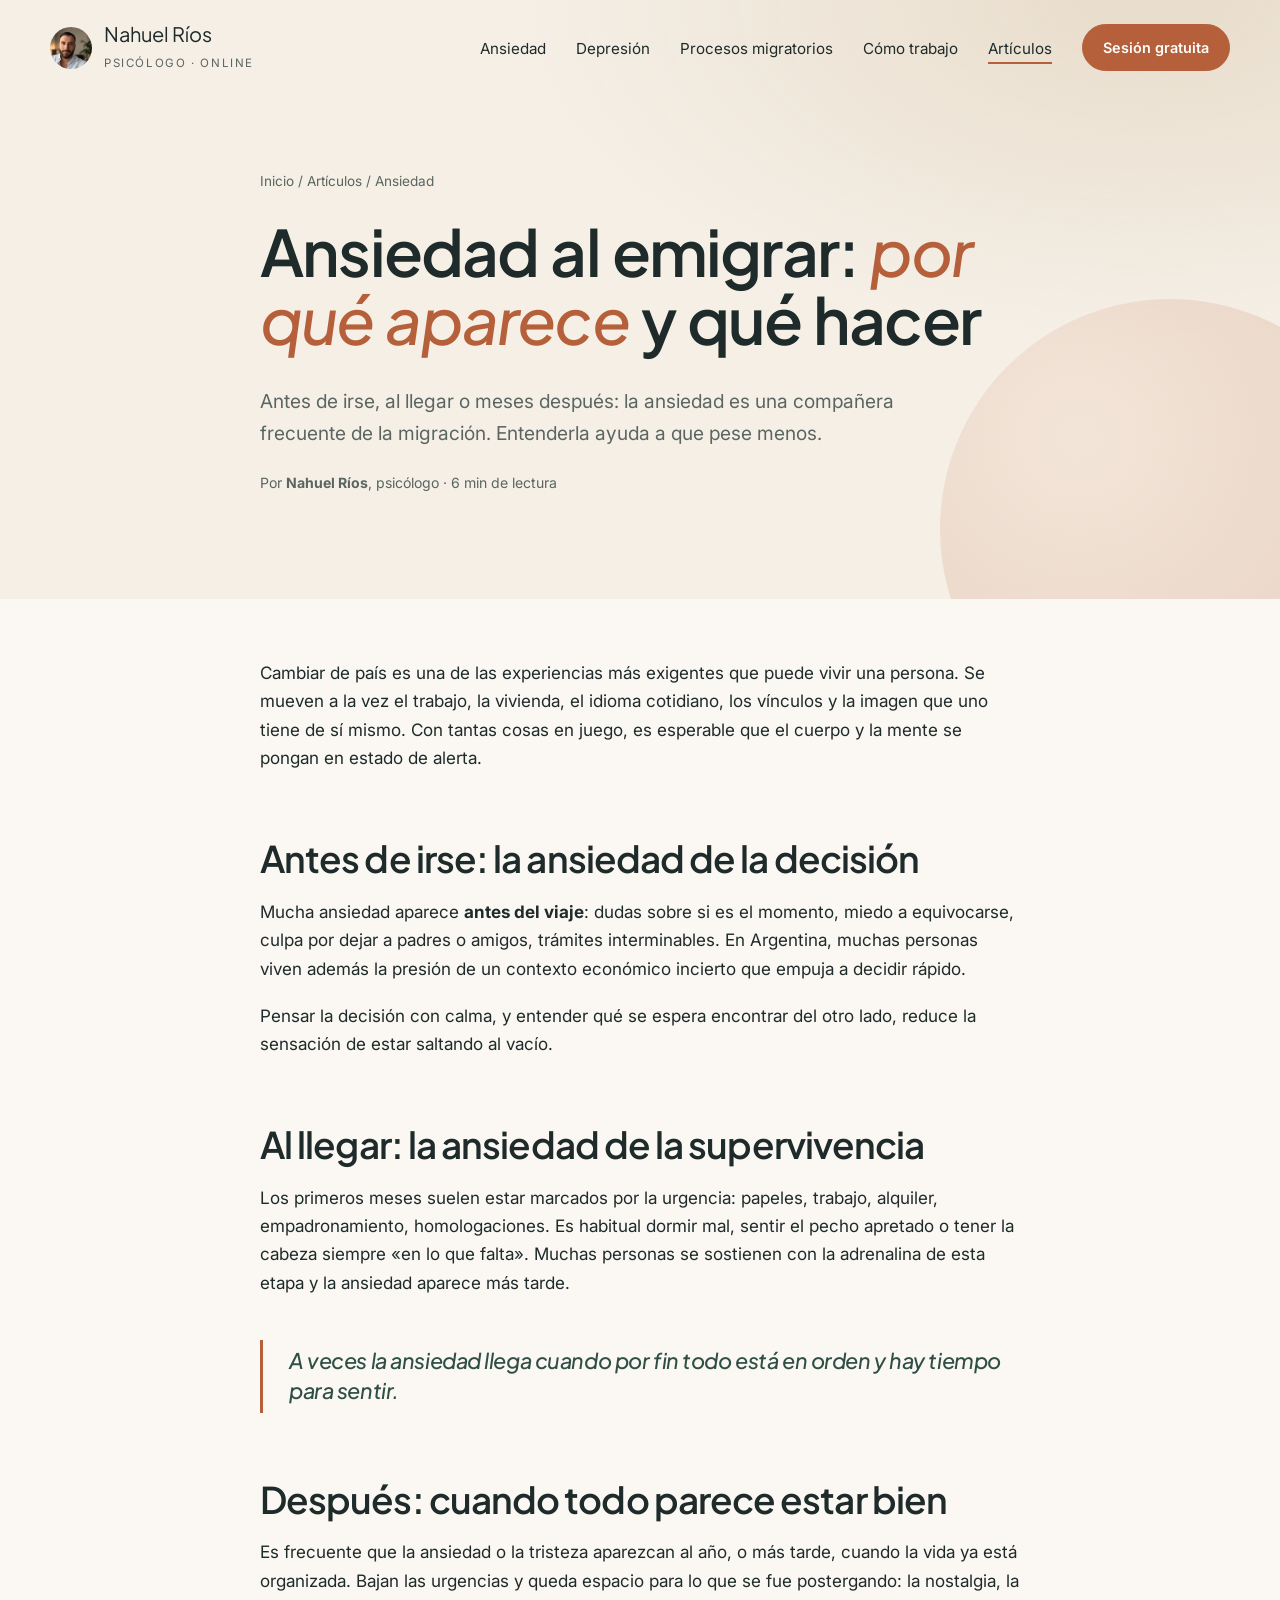
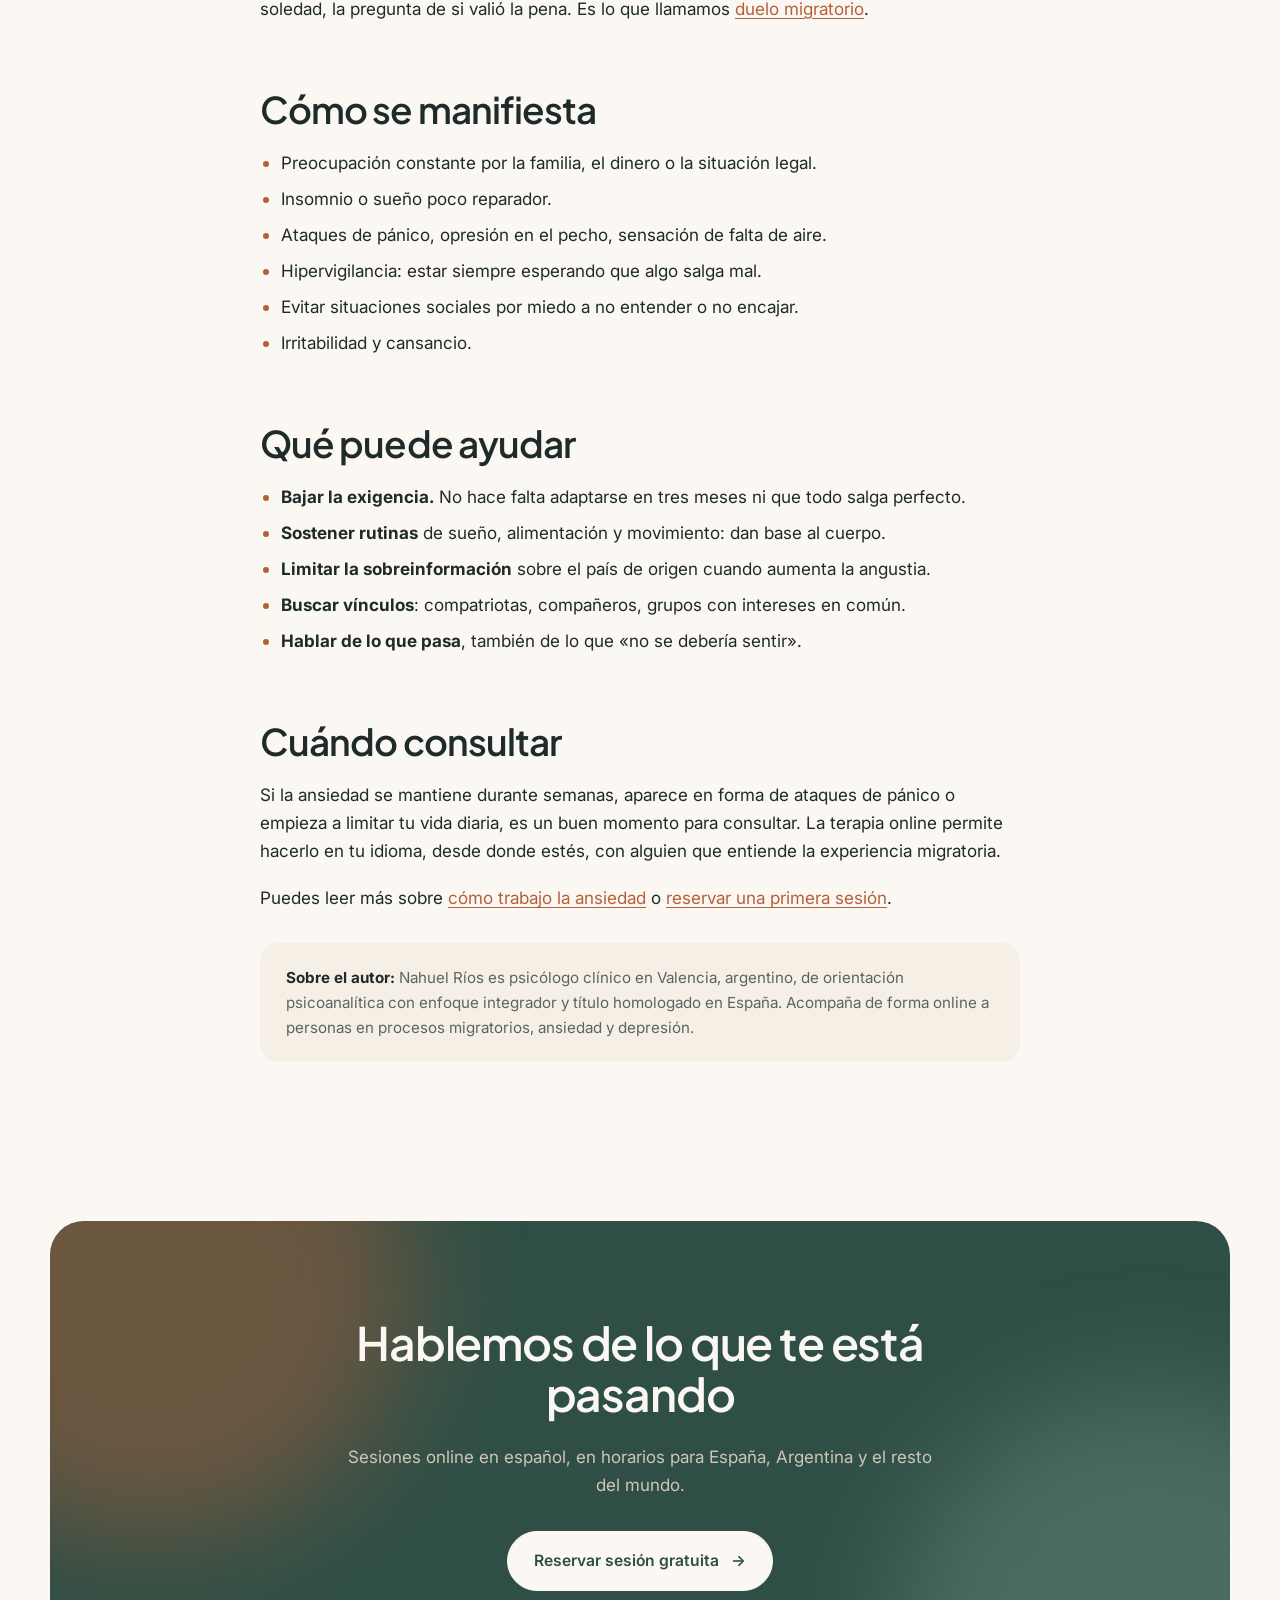
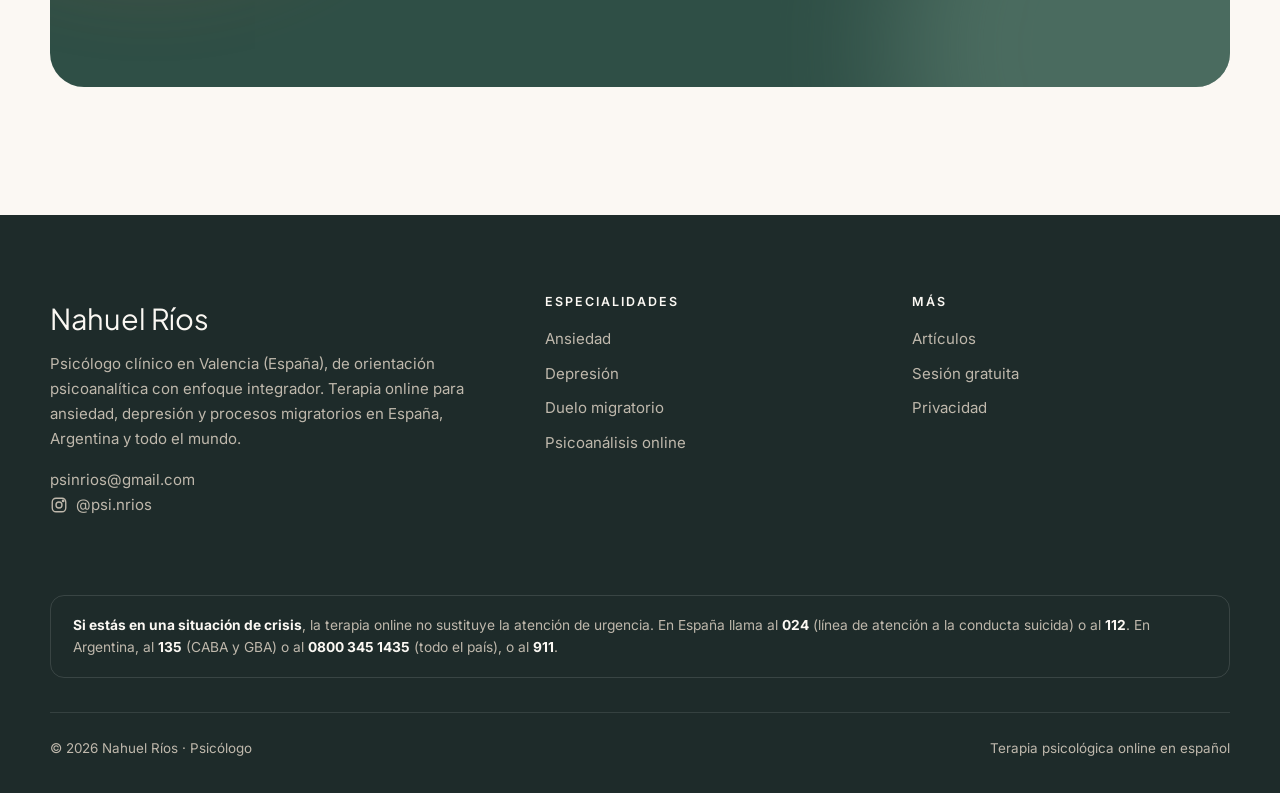
<file: blog/ansiedad-al-emigrar.html>
<!doctype html>
<html lang="es">
<head>
<meta charset="utf-8">
<meta name="viewport" content="width=device-width, initial-scale=1">
<title>Ansiedad al emigrar: por qué aparece y qué hacer | Nahuel Ríos</title>
<meta name="description" content="La ansiedad antes, durante y después de emigrar: de dónde viene, cómo se manifiesta y cuándo consultar a un psicólogo. Por Nahuel Ríos, psicólogo argentino en España.">
<link rel="canonical" href="https://nahuel-rios.github.io/Psicologo/blog/ansiedad-al-emigrar.html">
<meta name="robots" content="index, follow, max-image-preview:large">
<meta name="theme-color" content="#2F4F46">
<meta property="og:type" content="article">
<meta property="og:locale" content="es_ES">
<meta property="og:site_name" content="Nahuel Ríos · Psicólogo">
<meta property="og:title" content="Ansiedad al emigrar: por qué aparece y qué hacer">
<meta property="og:description" content="La ansiedad antes, durante y después de mudarse de país, y cuándo pedir ayuda.">
<meta property="og:url" content="https://nahuel-rios.github.io/Psicologo/blog/ansiedad-al-emigrar.html">
<meta property="og:image" content="https://nahuel-rios.github.io/Psicologo/img/nahuel-rios-og.jpg">
<meta name="twitter:card" content="summary_large_image">
<link rel="icon" href="../favicon.svg" type="image/svg+xml">
<link rel="preconnect" href="https://fonts.googleapis.com">
<link rel="preconnect" href="https://fonts.gstatic.com" crossorigin>
<link href="https://fonts.googleapis.com/css2?family=Plus+Jakarta+Sans:ital,wght@0,400..700;1,400..700&family=Inter:wght@400;500;600&display=swap" rel="stylesheet">
<link rel="stylesheet" href="../css/styles.css?v=3">
<script type="application/ld+json">
{
  "@context": "https://schema.org",
  "@graph": [
    {
      "@type": "BlogPosting",
      "headline": "Ansiedad al emigrar: por qué aparece y qué hacer",
      "description": "La ansiedad antes, durante y después de emigrar: de dónde viene, cómo se manifiesta y cuándo consultar a un psicólogo.",
      "image": "https://nahuel-rios.github.io/Psicologo/img/nahuel-rios-og.jpg",
      "datePublished": "2026-10-17",
      "dateModified": "2026-10-17",
      "inLanguage": "es",
      "author": { "@type": "Person", "@id": "https://nahuel-rios.github.io/Psicologo/#nahuel", "name": "Nahuel Ríos", "url": "https://nahuel-rios.github.io/Psicologo/" },
      "publisher": { "@type": "Person", "@id": "https://nahuel-rios.github.io/Psicologo/#nahuel", "name": "Nahuel Ríos" },
      "mainEntityOfPage": "https://nahuel-rios.github.io/Psicologo/blog/ansiedad-al-emigrar.html"
    },
    {
      "@type": "BreadcrumbList",
      "itemListElement": [
        { "@type": "ListItem", "position": 1, "name": "Inicio", "item": "https://nahuel-rios.github.io/Psicologo/" },
        { "@type": "ListItem", "position": 2, "name": "Artículos", "item": "https://nahuel-rios.github.io/Psicologo/blog/" },
        { "@type": "ListItem", "position": 3, "name": "Ansiedad al emigrar", "item": "https://nahuel-rios.github.io/Psicologo/blog/ansiedad-al-emigrar.html" }
      ]
    }
  ]
}
</script>
</head>
<body>
<a class="skip" href="#main">Saltar al contenido</a>
<div class="read-progress" aria-hidden="true"></div>
<header class="site-header">
  <nav class="wrap nav" aria-label="Principal">
    <a class="brand" href="../" aria-label="Nahuel Ríos, psicólogo — inicio">
      <img src="../img/nahuel-rios-avatar.jpg" alt="" width="42" height="42">
      <span><span class="brand-name">Nahuel Ríos</span><span class="brand-sub">Psicólogo · Online</span></span>
    </a>
    <button class="menu-toggle" aria-label="Abrir menú" aria-expanded="false" aria-controls="menu"><span></span></button>
    <ul class="nav-links" id="menu">
      <li><a href="../ansiedad.html">Ansiedad</a></li>
      <li><a href="../depresion.html">Depresión</a></li>
      <li><a href="../duelo-migratorio.html">Procesos migratorios</a></li>
      <li><a href="../psicoanalisis-online.html">Cómo trabajo</a></li>
      <li><a href="./" aria-current="page">Artículos</a></li>
      <li><a class="btn" href="https://cal.com/psirios/primerasesion?user=psirios" target="_blank" rel="noopener">Sesión gratuita</a></li>
    </ul>
  </nav>
</header>

<main id="main">
  <section class="page-hero">
    <span class="orb" aria-hidden="true"></span>
    <div class="narrow">
      <p class="crumbs"><a href="../">Inicio</a> / <a href="./">Artículos</a> / Ansiedad</p>
      <h1>Ansiedad al emigrar: <em>por qué aparece</em> y qué hacer</h1>
      <p class="lead">Antes de irse, al llegar o meses después: la ansiedad es una compañera frecuente de la migración. Entenderla ayuda a que pese menos.</p>
      <p class="meta" style="margin-top:20px">Por <strong>Nahuel Ríos</strong>, psicólogo · 6 min de lectura</p>
    </div>
  </section>

  <section class="section" style="padding-top:60px">
    <article class="narrow prose" data-article>
      <div class="reveal">
        <p>Cambiar de país es una de las experiencias más exigentes que puede vivir una persona. Se mueven a la vez el trabajo, la vivienda, el idioma cotidiano, los vínculos y la imagen que uno tiene de sí mismo. Con tantas cosas en juego, es esperable que el cuerpo y la mente se pongan en estado de alerta.</p>
      </div>

      <h2 class="reveal">Antes de irse: la ansiedad de la decisión</h2>
      <div class="reveal">
        <p>Mucha ansiedad aparece <strong>antes del viaje</strong>: dudas sobre si es el momento, miedo a equivocarse, culpa por dejar a padres o amigos, trámites interminables. En Argentina, muchas personas viven además la presión de un contexto económico incierto que empuja a decidir rápido.</p>
        <p>Pensar la decisión con calma, y entender qué se espera encontrar del otro lado, reduce la sensación de estar saltando al vacío.</p>
      </div>

      <h2 class="reveal">Al llegar: la ansiedad de la supervivencia</h2>
      <div class="reveal">
        <p>Los primeros meses suelen estar marcados por la urgencia: papeles, trabajo, alquiler, empadronamiento, homologaciones. Es habitual dormir mal, sentir el pecho apretado o tener la cabeza siempre «en lo que falta». Muchas personas se sostienen con la adrenalina de esta etapa y la ansiedad aparece más tarde.</p>
      </div>

      <blockquote class="reveal">A veces la ansiedad llega cuando por fin todo está en orden y hay tiempo para sentir.</blockquote>

      <h2 class="reveal">Después: cuando todo parece estar bien</h2>
      <div class="reveal">
        <p>Es frecuente que la ansiedad o la tristeza aparezcan al año, o más tarde, cuando la vida ya está organizada. Bajan las urgencias y queda espacio para lo que se fue postergando: la nostalgia, la soledad, la pregunta de si valió la pena. Es lo que llamamos <a href="duelo-migratorio-sintomas-y-etapas.html">duelo migratorio</a>.</p>
      </div>

      <h2 class="reveal">Cómo se manifiesta</h2>
      <div class="reveal">
        <ul>
          <li>Preocupación constante por la familia, el dinero o la situación legal.</li>
          <li>Insomnio o sueño poco reparador.</li>
          <li>Ataques de pánico, opresión en el pecho, sensación de falta de aire.</li>
          <li>Hipervigilancia: estar siempre esperando que algo salga mal.</li>
          <li>Evitar situaciones sociales por miedo a no entender o no encajar.</li>
          <li>Irritabilidad y cansancio.</li>
        </ul>
      </div>

      <h2 class="reveal">Qué puede ayudar</h2>
      <div class="reveal">
        <ul>
          <li><strong>Bajar la exigencia.</strong> No hace falta adaptarse en tres meses ni que todo salga perfecto.</li>
          <li><strong>Sostener rutinas</strong> de sueño, alimentación y movimiento: dan base al cuerpo.</li>
          <li><strong>Limitar la sobreinformación</strong> sobre el país de origen cuando aumenta la angustia.</li>
          <li><strong>Buscar vínculos</strong>: compatriotas, compañeros, grupos con intereses en común.</li>
          <li><strong>Hablar de lo que pasa</strong>, también de lo que «no se debería sentir».</li>
        </ul>
      </div>

      <h2 class="reveal">Cuándo consultar</h2>
      <div class="reveal">
        <p>Si la ansiedad se mantiene durante semanas, aparece en forma de ataques de pánico o empieza a limitar tu vida diaria, es un buen momento para consultar. La terapia online permite hacerlo en tu idioma, desde donde estés, con alguien que entiende la experiencia migratoria.</p>
        <p>Puedes leer más sobre <a href="../ansiedad.html">cómo trabajo la ansiedad</a> o <a href="https://cal.com/psirios/primerasesion?user=psirios" target="_blank" rel="noopener">reservar una primera sesión</a>.</p>
      </div>

      <div class="note reveal"><strong>Sobre el autor:</strong> Nahuel Ríos es psicólogo clínico en Valencia, argentino, de orientación psicoanalítica con enfoque integrador y título homologado en España. Acompaña de forma online a personas en procesos migratorios, ansiedad y depresión.</div>
    </article>
  </section>

  <section class="section" style="padding-top:0">
    <div class="wrap">
      <div class="cta reveal reveal--scale">
        <span class="glow glow--1" aria-hidden="true"></span><span class="glow glow--2" aria-hidden="true"></span>
        <h2>Hablemos de lo que te está pasando</h2>
        <p>Sesiones online en español, en horarios para España, Argentina y el resto del mundo.</p>
        <div class="btn-row"><a class="btn btn--light" href="https://cal.com/psirios/primerasesion?user=psirios" target="_blank" rel="noopener">Reservar sesión gratuita <span class="arrow" aria-hidden="true">→</span></a></div>
      </div>
    </div>
  </section>
</main>

<footer class="site-footer">
  <div class="wrap">
    <div class="footer-grid">
      <div>
        <p class="footer-brand">Nahuel Ríos</p>
        <p>Psicólogo clínico en Valencia (España), de orientación psicoanalítica con enfoque integrador. Terapia online para ansiedad, depresión y procesos migratorios en España, Argentina y todo el mundo.</p>
        <p><a href="mailto:psinrios@gmail.com">psinrios@gmail.com</a><br><a class="social" href="https://www.instagram.com/psi.nrios/" target="_blank" rel="noopener"><svg width="18" height="18" viewBox="0 0 24 24" fill="none" stroke="currentColor" stroke-width="1.8" aria-hidden="true"><rect x="3" y="3" width="18" height="18" rx="5"/><circle cx="12" cy="12" r="4"/><circle cx="17.5" cy="6.5" r="1" fill="currentColor"/></svg> @psi.nrios</a></p>
      </div>
      <div>
        <h4>Especialidades</h4>
        <ul>
          <li><a href="../ansiedad.html">Ansiedad</a></li>
          <li><a href="../depresion.html">Depresión</a></li>
          <li><a href="../duelo-migratorio.html">Duelo migratorio</a></li>
          <li><a href="../psicoanalisis-online.html">Psicoanálisis online</a></li>
        </ul>
      </div>
      <div>
        <h4>Más</h4>
        <ul>
          <li><a href="./">Artículos</a></li>
          <li><a href="https://cal.com/psirios/primerasesion?user=psirios" target="_blank" rel="noopener">Sesión gratuita</a></li>
          <li><a href="../privacidad.html">Privacidad</a></li>
        </ul>
      </div>
    </div>
    <p class="crisis"><strong>Si estás en una situación de crisis</strong>, la terapia online no sustituye la atención de urgencia. En España llama al <strong>024</strong> (línea de atención a la conducta suicida) o al <strong>112</strong>. En Argentina, al <strong>135</strong> (CABA y GBA) o al <strong>0800 345 1435</strong> (todo el país), o al <strong>911</strong>.</p>
    <div class="footer-bottom">
      <span>© <span id="year">2026</span> Nahuel Ríos · Psicólogo</span>
      <span>Terapia psicológica online en español</span>
    </div>
  </div>
</footer>

<a class="btn fab" href="https://cal.com/psirios/primerasesion?user=psirios" target="_blank" rel="noopener">Sesión gratuita <span class="arrow" aria-hidden="true">→</span></a>
<script src="../js/main.js?v=3" defer></script>
</body>
</html>
</file>
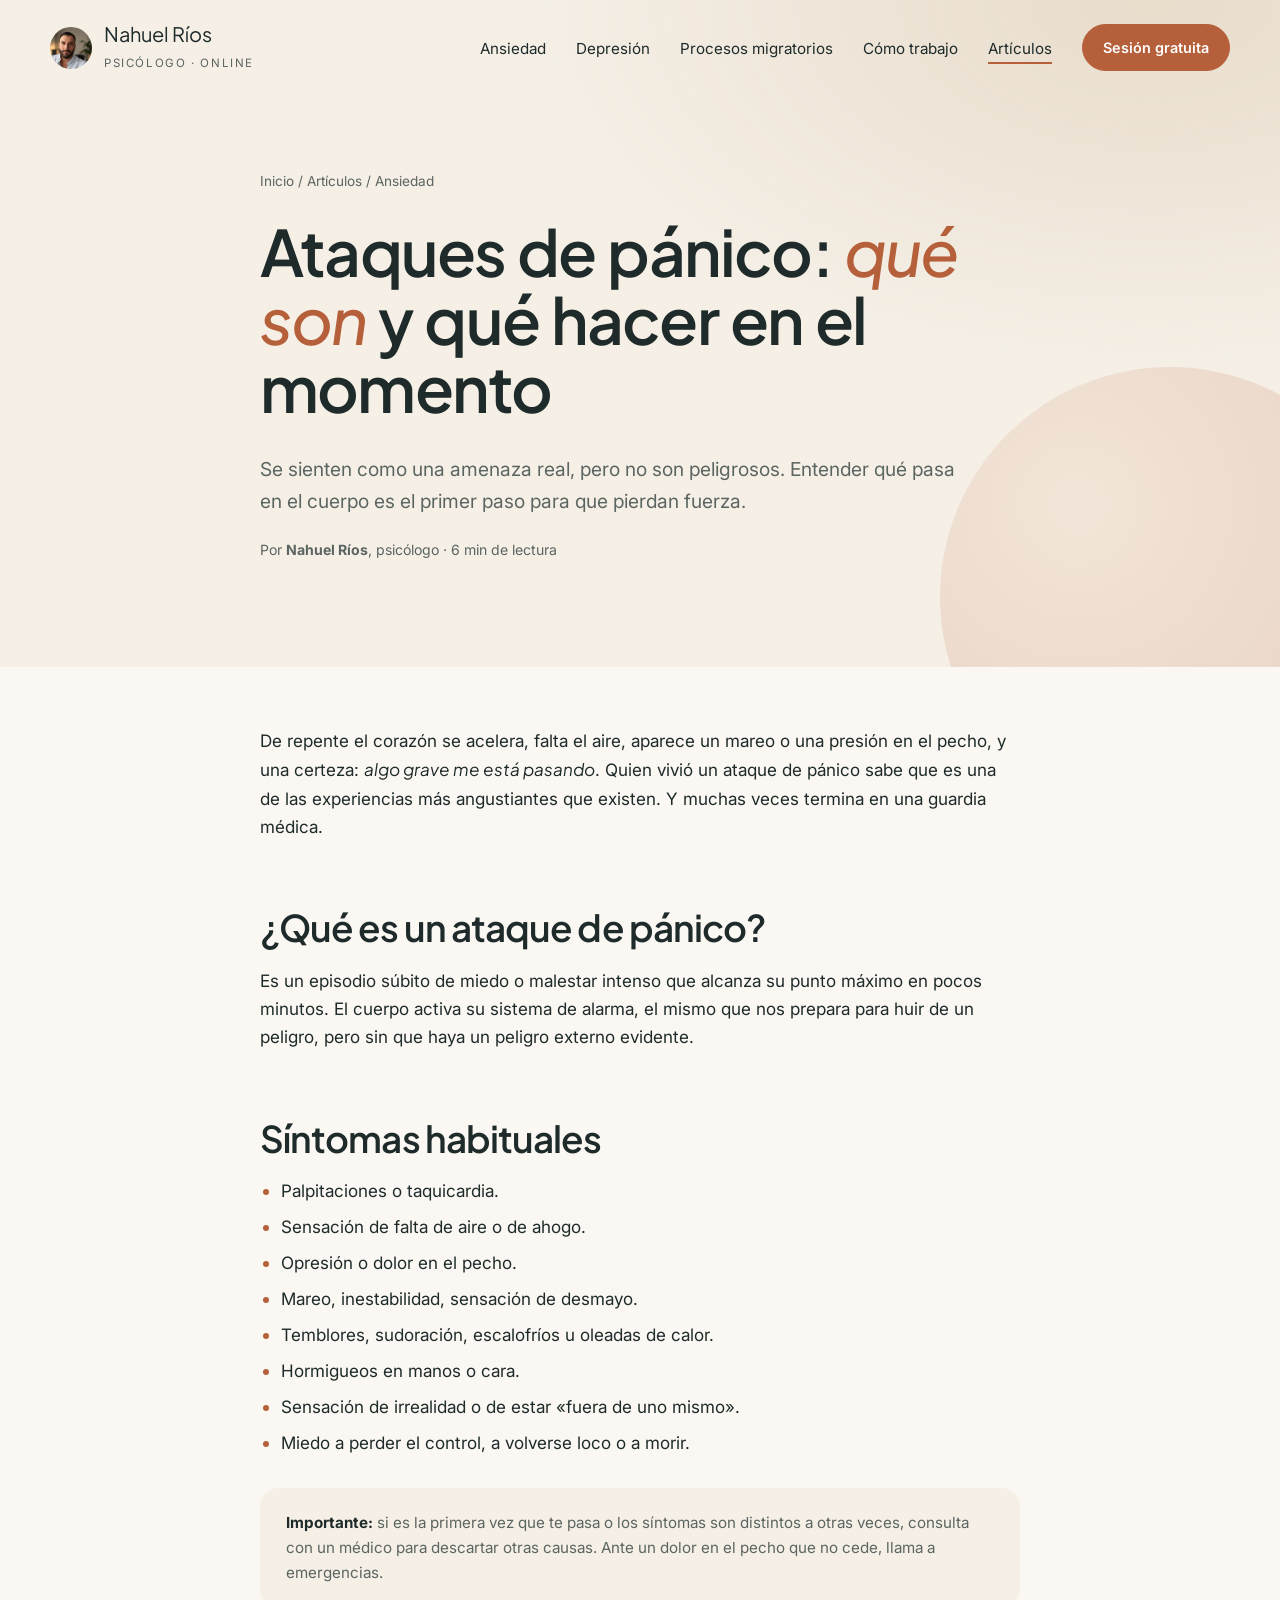
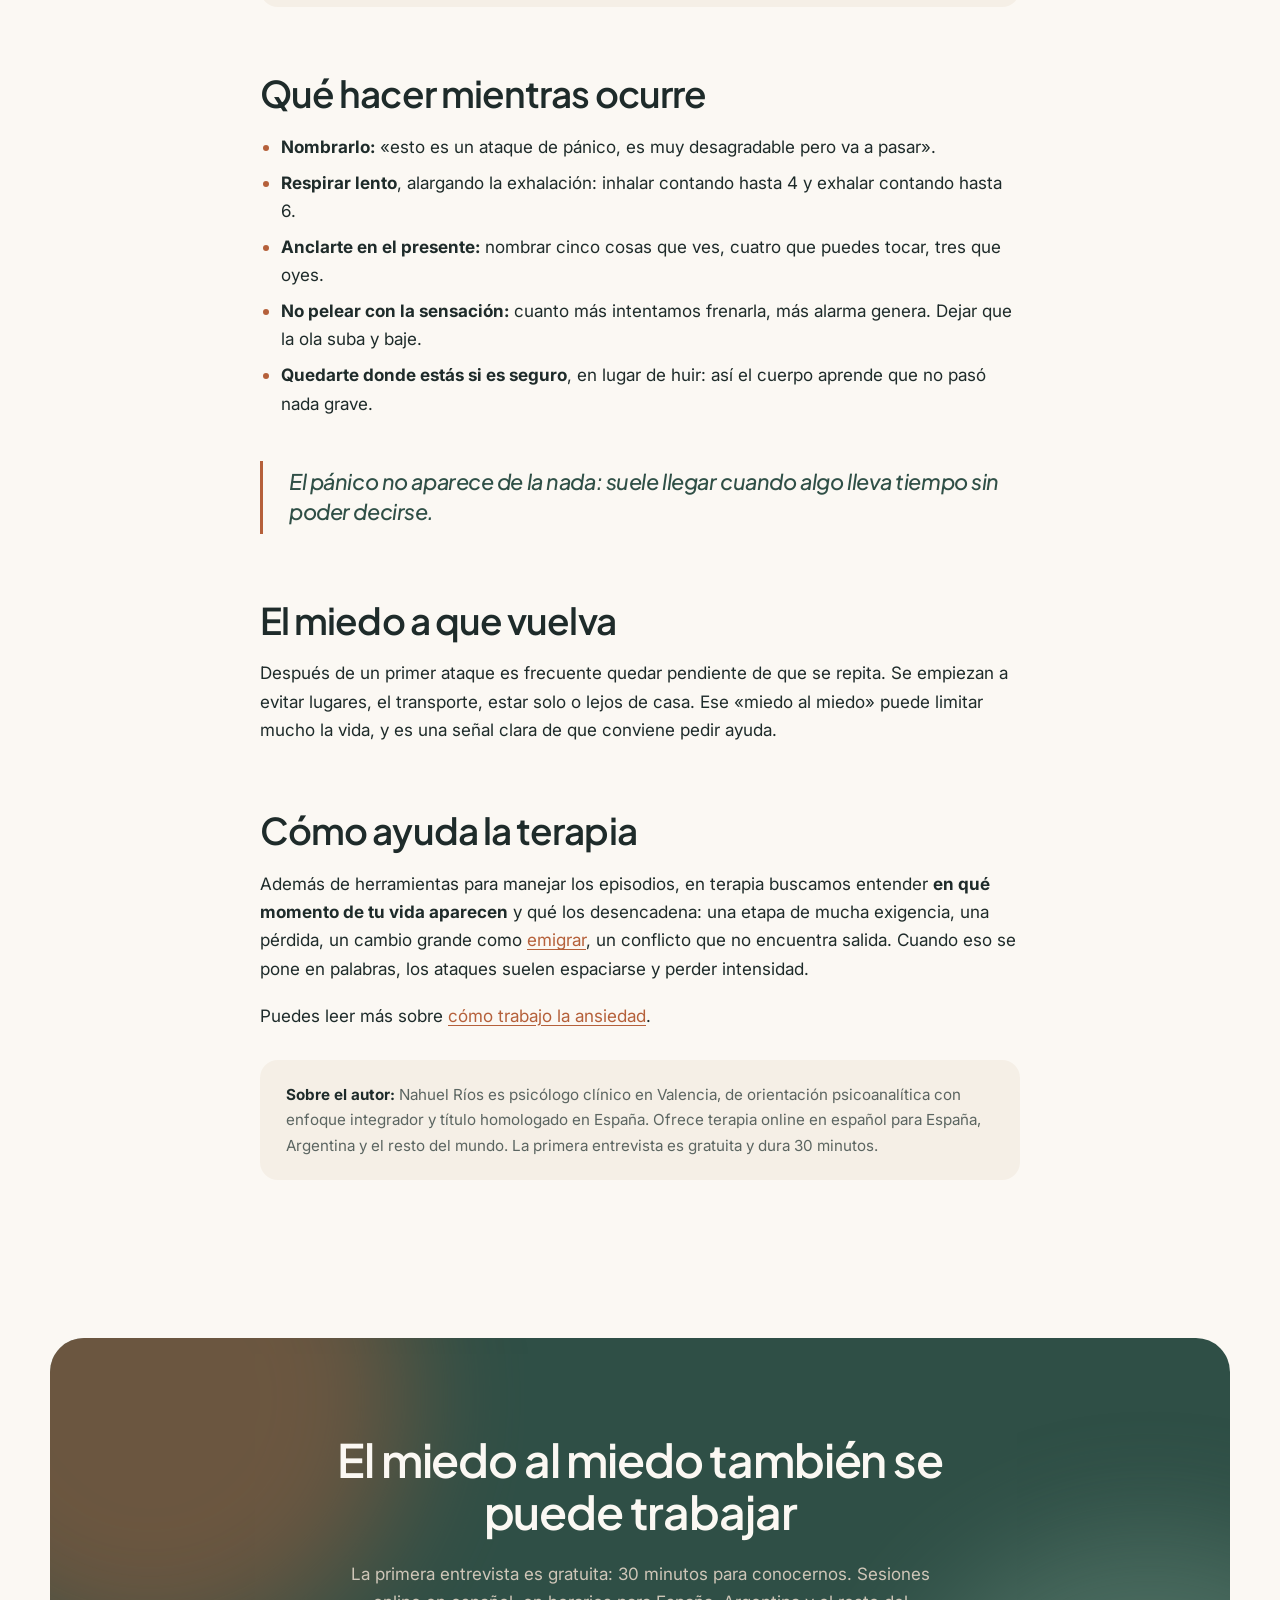
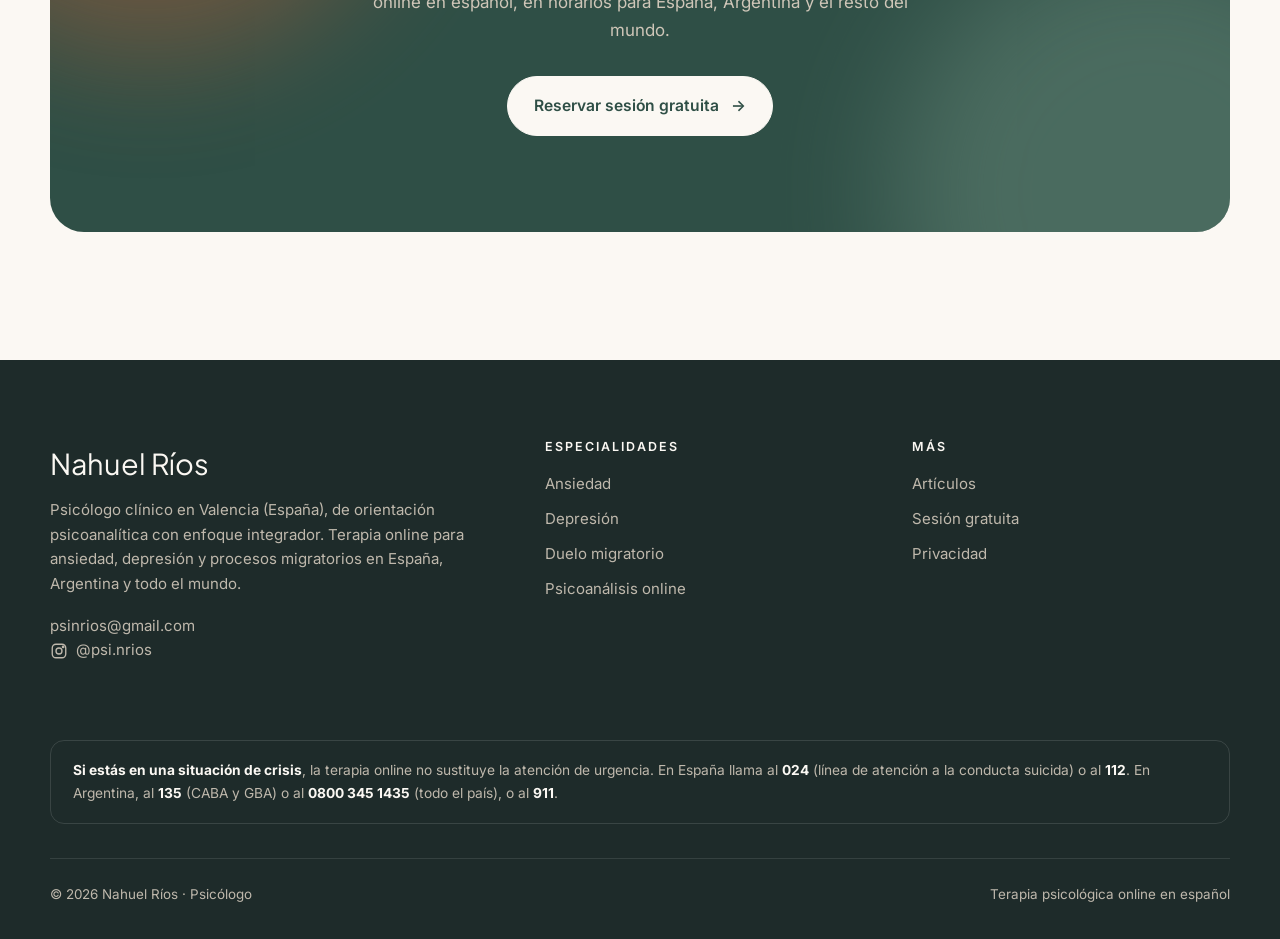
<file: blog/ataques-de-panico-que-hacer.html>
<!doctype html>
<html lang="es">
<head>
<meta charset="utf-8">
<meta name="viewport" content="width=device-width, initial-scale=1">
<title>Ataques de pánico: qué son y qué hacer en el momento | Nahuel Ríos</title>
<meta name="description" content="Qué es un ataque de pánico, cuáles son sus síntomas, qué hacer mientras ocurre y cuándo consultar con un psicólogo.">
<link rel="canonical" href="https://nahuel-rios.github.io/Psicologo/blog/ataques-de-panico-que-hacer.html">
<meta name="robots" content="index, follow, max-image-preview:large">
<meta name="theme-color" content="#2F4F46">
<meta property="og:type" content="article">
<meta property="og:locale" content="es_ES">
<meta property="og:site_name" content="Nahuel Ríos · Psicólogo">
<meta property="og:title" content="Ataques de pánico: qué son y qué hacer en el momento">
<meta property="og:description" content="Qué es un ataque de pánico, cuáles son sus síntomas, qué hacer mientras ocurre y cuándo consultar con un psicólogo.">
<meta property="og:url" content="https://nahuel-rios.github.io/Psicologo/blog/ataques-de-panico-que-hacer.html">
<meta property="og:image" content="https://nahuel-rios.github.io/Psicologo/img/nahuel-rios-og.jpg">
<meta name="twitter:card" content="summary_large_image">
<link rel="icon" href="../favicon.svg" type="image/svg+xml">
<link rel="preconnect" href="https://fonts.googleapis.com">
<link rel="preconnect" href="https://fonts.gstatic.com" crossorigin>
<link href="https://fonts.googleapis.com/css2?family=Plus+Jakarta+Sans:ital,wght@0,400..700;1,400..700&family=Inter:wght@400;500;600&display=swap" rel="stylesheet">
<link rel="stylesheet" href="../css/styles.css?v=3">
<script type="application/ld+json">
{
  "@context": "https://schema.org",
  "@graph": [
    {
      "@type": "BlogPosting",
      "headline": "Ataques de pánico: qué son y qué hacer en el momento",
      "description": "Qué es un ataque de pánico, cuáles son sus síntomas, qué hacer mientras ocurre y cuándo consultar con un psicólogo.",
      "image": "https://nahuel-rios.github.io/Psicologo/img/nahuel-rios-og.jpg",
      "datePublished": "2026-10-17",
      "dateModified": "2026-10-17",
      "inLanguage": "es",
      "author": { "@type": "Person", "@id": "https://nahuel-rios.github.io/Psicologo/#nahuel", "name": "Nahuel Ríos", "url": "https://nahuel-rios.github.io/Psicologo/" },
      "publisher": { "@type": "Person", "@id": "https://nahuel-rios.github.io/Psicologo/#nahuel", "name": "Nahuel Ríos" },
      "mainEntityOfPage": "https://nahuel-rios.github.io/Psicologo/blog/ataques-de-panico-que-hacer.html"
    },
    {
      "@type": "BreadcrumbList",
      "itemListElement": [
        { "@type": "ListItem", "position": 1, "name": "Inicio", "item": "https://nahuel-rios.github.io/Psicologo/" },
        { "@type": "ListItem", "position": 2, "name": "Artículos", "item": "https://nahuel-rios.github.io/Psicologo/blog/" },
        { "@type": "ListItem", "position": 3, "name": "Ataques de pánico: qué son y qué hacer en el momento", "item": "https://nahuel-rios.github.io/Psicologo/blog/ataques-de-panico-que-hacer.html" }
      ]
    }
  ]
}
</script>
</head>
<body>
<a class="skip" href="#main">Saltar al contenido</a>
<div class="read-progress" aria-hidden="true"></div>
<header class="site-header">
  <nav class="wrap nav" aria-label="Principal">
    <a class="brand" href="../" aria-label="Nahuel Ríos, psicólogo — inicio">
      <img src="../img/nahuel-rios-avatar.jpg" alt="" width="42" height="42">
      <span><span class="brand-name">Nahuel Ríos</span><span class="brand-sub">Psicólogo · Online</span></span>
    </a>
    <button class="menu-toggle" aria-label="Abrir menú" aria-expanded="false" aria-controls="menu"><span></span></button>
    <ul class="nav-links" id="menu">
      <li><a href="../ansiedad.html">Ansiedad</a></li>
      <li><a href="../depresion.html">Depresión</a></li>
      <li><a href="../duelo-migratorio.html">Procesos migratorios</a></li>
      <li><a href="../psicoanalisis-online.html">Cómo trabajo</a></li>
      <li><a href="./" aria-current="page">Artículos</a></li>
      <li><a class="btn" href="https://cal.com/psirios/primerasesion?user=psirios" target="_blank" rel="noopener">Sesión gratuita</a></li>
    </ul>
  </nav>
</header>

<main id="main">
  <section class="page-hero">
    <span class="orb" aria-hidden="true"></span>
    <div class="narrow">
      <p class="crumbs"><a href="../">Inicio</a> / <a href="./">Artículos</a> / Ansiedad</p>
      <h1>Ataques de pánico: <em>qué son</em> y qué hacer en el momento</h1>
      <p class="lead">Se sienten como una amenaza real, pero no son peligrosos. Entender qué pasa en el cuerpo es el primer paso para que pierdan fuerza.</p>
      <p class="meta" style="margin-top:20px">Por <strong>Nahuel Ríos</strong>, psicólogo · 6 min de lectura</p>
    </div>
  </section>

  <section class="section" style="padding-top:60px">
    <article class="narrow prose" data-article>
      <div class="reveal">
        <p>De repente el corazón se acelera, falta el aire, aparece un mareo o una presión en el pecho, y una certeza: <em>algo grave me está pasando</em>. Quien vivió un ataque de pánico sabe que es una de las experiencias más angustiantes que existen. Y muchas veces termina en una guardia médica.</p>
      </div>

      <h2 class="reveal">¿Qué es un ataque de pánico?</h2>
      <div class="reveal">
        <p>Es un episodio súbito de miedo o malestar intenso que alcanza su punto máximo en pocos minutos. El cuerpo activa su sistema de alarma, el mismo que nos prepara para huir de un peligro, pero sin que haya un peligro externo evidente.</p>
      </div>

      <h2 class="reveal">Síntomas habituales</h2>
      <div class="reveal">
        <ul>
          <li>Palpitaciones o taquicardia.</li>
          <li>Sensación de falta de aire o de ahogo.</li>
          <li>Opresión o dolor en el pecho.</li>
          <li>Mareo, inestabilidad, sensación de desmayo.</li>
          <li>Temblores, sudoración, escalofríos u oleadas de calor.</li>
          <li>Hormigueos en manos o cara.</li>
          <li>Sensación de irrealidad o de estar «fuera de uno mismo».</li>
          <li>Miedo a perder el control, a volverse loco o a morir.</li>
        </ul>
      </div>

      <div class="note reveal"><strong>Importante:</strong> si es la primera vez que te pasa o los síntomas son distintos a otras veces, consulta con un médico para descartar otras causas. Ante un dolor en el pecho que no cede, llama a emergencias.</div>

      <h2 class="reveal">Qué hacer mientras ocurre</h2>
      <div class="reveal">
        <ul>
          <li><strong>Nombrarlo:</strong> «esto es un ataque de pánico, es muy desagradable pero va a pasar».</li>
          <li><strong>Respirar lento</strong>, alargando la exhalación: inhalar contando hasta 4 y exhalar contando hasta 6.</li>
          <li><strong>Anclarte en el presente:</strong> nombrar cinco cosas que ves, cuatro que puedes tocar, tres que oyes.</li>
          <li><strong>No pelear con la sensación:</strong> cuanto más intentamos frenarla, más alarma genera. Dejar que la ola suba y baje.</li>
          <li><strong>Quedarte donde estás si es seguro</strong>, en lugar de huir: así el cuerpo aprende que no pasó nada grave.</li>
        </ul>
      </div>

      <blockquote class="reveal">El pánico no aparece de la nada: suele llegar cuando algo lleva tiempo sin poder decirse.</blockquote>

      <h2 class="reveal">El miedo a que vuelva</h2>
      <div class="reveal">
        <p>Después de un primer ataque es frecuente quedar pendiente de que se repita. Se empiezan a evitar lugares, el transporte, estar solo o lejos de casa. Ese «miedo al miedo» puede limitar mucho la vida, y es una señal clara de que conviene pedir ayuda.</p>
      </div>

      <h2 class="reveal">Cómo ayuda la terapia</h2>
      <div class="reveal">
        <p>Además de herramientas para manejar los episodios, en terapia buscamos entender <strong>en qué momento de tu vida aparecen</strong> y qué los desencadena: una etapa de mucha exigencia, una pérdida, un cambio grande como <a href="ansiedad-al-emigrar.html">emigrar</a>, un conflicto que no encuentra salida. Cuando eso se pone en palabras, los ataques suelen espaciarse y perder intensidad.</p>
        <p>Puedes leer más sobre <a href="../ansiedad.html">cómo trabajo la ansiedad</a>.</p>
      </div>
      <div class="note reveal"><strong>Sobre el autor:</strong> Nahuel Ríos es psicólogo clínico en Valencia, de orientación psicoanalítica con enfoque integrador y título homologado en España. Ofrece terapia online en español para España, Argentina y el resto del mundo. La primera entrevista es gratuita y dura 30 minutos.</div>
    </article>
  </section>

  <section class="section" style="padding-top:0">
    <div class="wrap">
      <div class="cta reveal reveal--scale">
        <span class="glow glow--1" aria-hidden="true"></span><span class="glow glow--2" aria-hidden="true"></span>
        <h2>El miedo al miedo también se puede trabajar</h2>
        <p>La primera entrevista es gratuita: 30 minutos para conocernos. Sesiones online en español, en horarios para España, Argentina y el resto del mundo.</p>
        <div class="btn-row"><a class="btn btn--light" href="https://cal.com/psirios/primerasesion?user=psirios" target="_blank" rel="noopener">Reservar sesión gratuita <span class="arrow" aria-hidden="true">→</span></a></div>
      </div>
    </div>
  </section>
</main>

<footer class="site-footer">
  <div class="wrap">
    <div class="footer-grid">
      <div>
        <p class="footer-brand">Nahuel Ríos</p>
        <p>Psicólogo clínico en Valencia (España), de orientación psicoanalítica con enfoque integrador. Terapia online para ansiedad, depresión y procesos migratorios en España, Argentina y todo el mundo.</p>
        <p><a href="mailto:psinrios@gmail.com">psinrios@gmail.com</a><br><a class="social" href="https://www.instagram.com/psi.nrios/" target="_blank" rel="noopener"><svg width="18" height="18" viewBox="0 0 24 24" fill="none" stroke="currentColor" stroke-width="1.8" aria-hidden="true"><rect x="3" y="3" width="18" height="18" rx="5"/><circle cx="12" cy="12" r="4"/><circle cx="17.5" cy="6.5" r="1" fill="currentColor"/></svg> @psi.nrios</a></p>
      </div>
      <div>
        <h4>Especialidades</h4>
        <ul>
          <li><a href="../ansiedad.html">Ansiedad</a></li>
          <li><a href="../depresion.html">Depresión</a></li>
          <li><a href="../duelo-migratorio.html">Duelo migratorio</a></li>
          <li><a href="../psicoanalisis-online.html">Psicoanálisis online</a></li>
        </ul>
      </div>
      <div>
        <h4>Más</h4>
        <ul>
          <li><a href="./">Artículos</a></li>
          <li><a href="https://cal.com/psirios/primerasesion?user=psirios" target="_blank" rel="noopener">Sesión gratuita</a></li>
          <li><a href="../privacidad.html">Privacidad</a></li>
        </ul>
      </div>
    </div>
    <p class="crisis"><strong>Si estás en una situación de crisis</strong>, la terapia online no sustituye la atención de urgencia. En España llama al <strong>024</strong> (línea de atención a la conducta suicida) o al <strong>112</strong>. En Argentina, al <strong>135</strong> (CABA y GBA) o al <strong>0800 345 1435</strong> (todo el país), o al <strong>911</strong>.</p>
    <div class="footer-bottom">
      <span>© <span id="year">2026</span> Nahuel Ríos · Psicólogo</span>
      <span>Terapia psicológica online en español</span>
    </div>
  </div>
</footer>

<a class="btn fab" href="https://cal.com/psirios/primerasesion?user=psirios" target="_blank" rel="noopener">Sesión gratuita <span class="arrow" aria-hidden="true">→</span></a>
<script src="../js/main.js?v=3" defer></script>
</body>
</html>
</file>
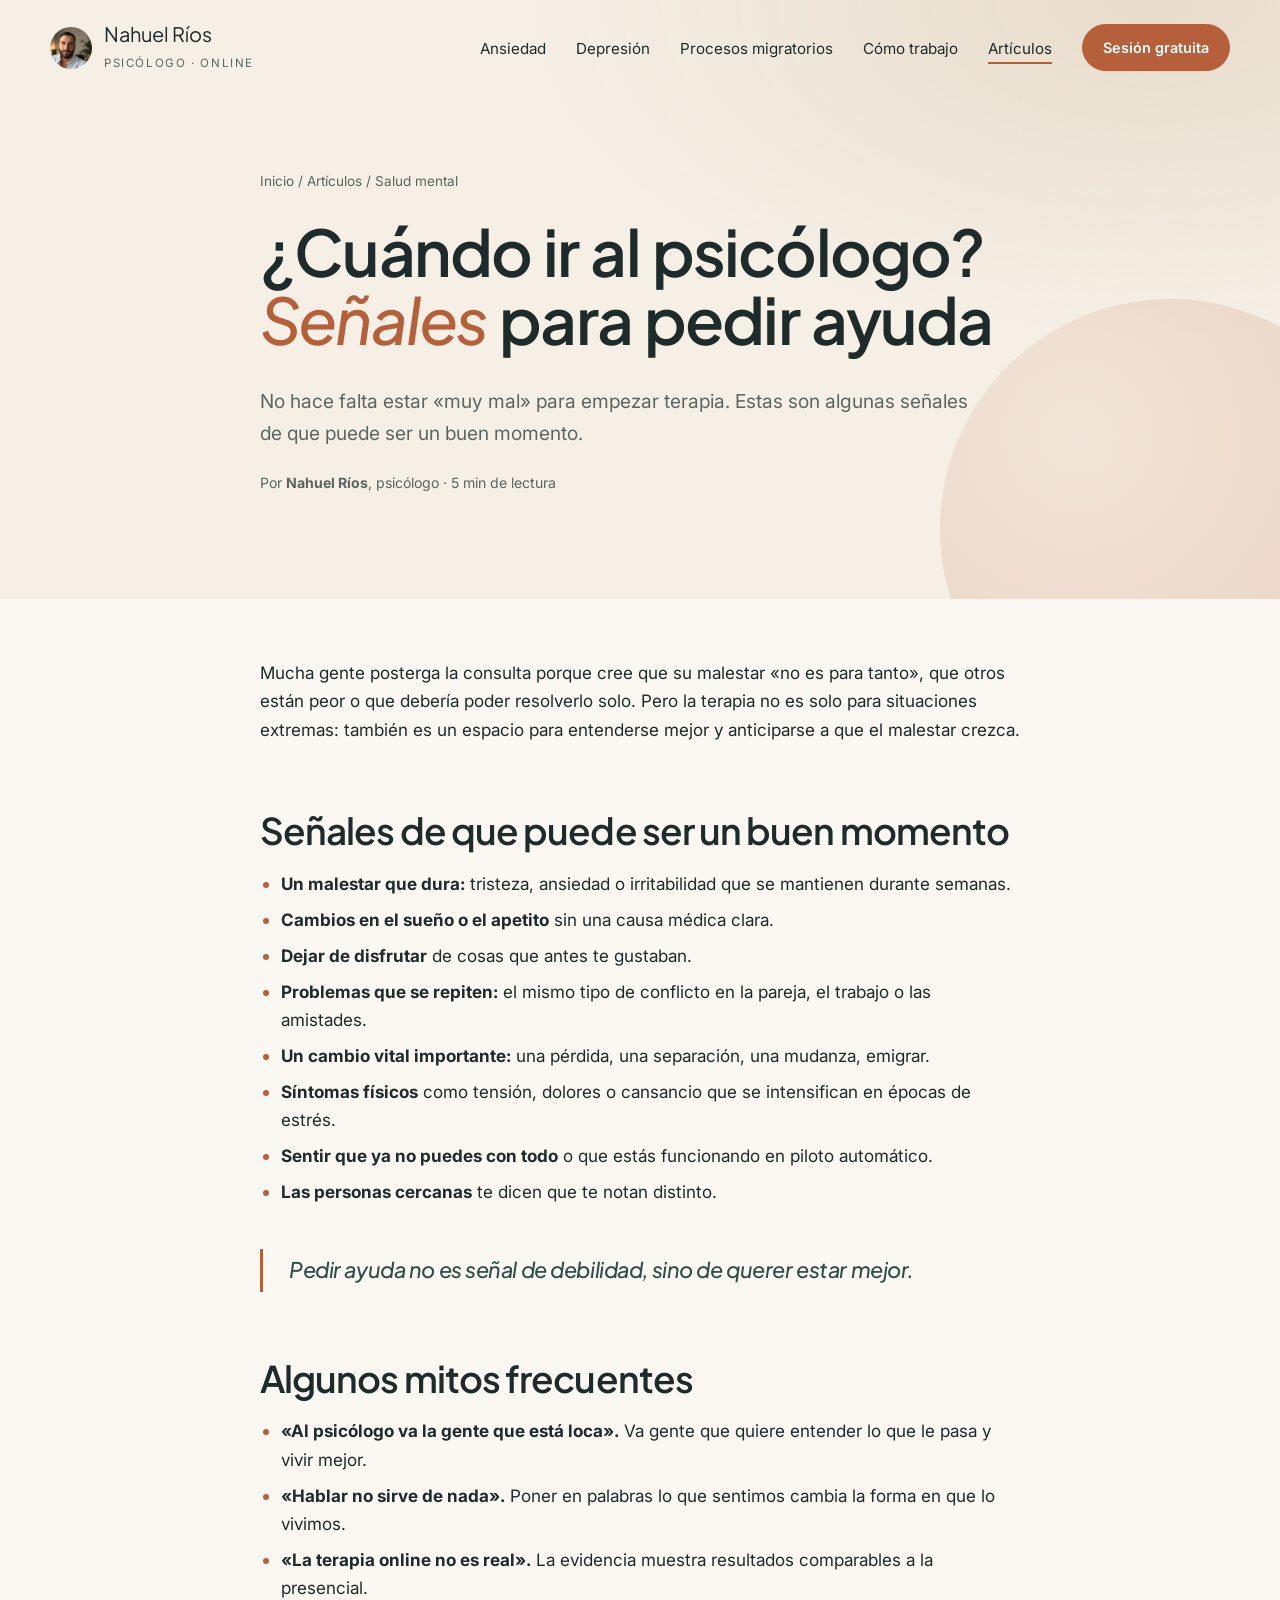
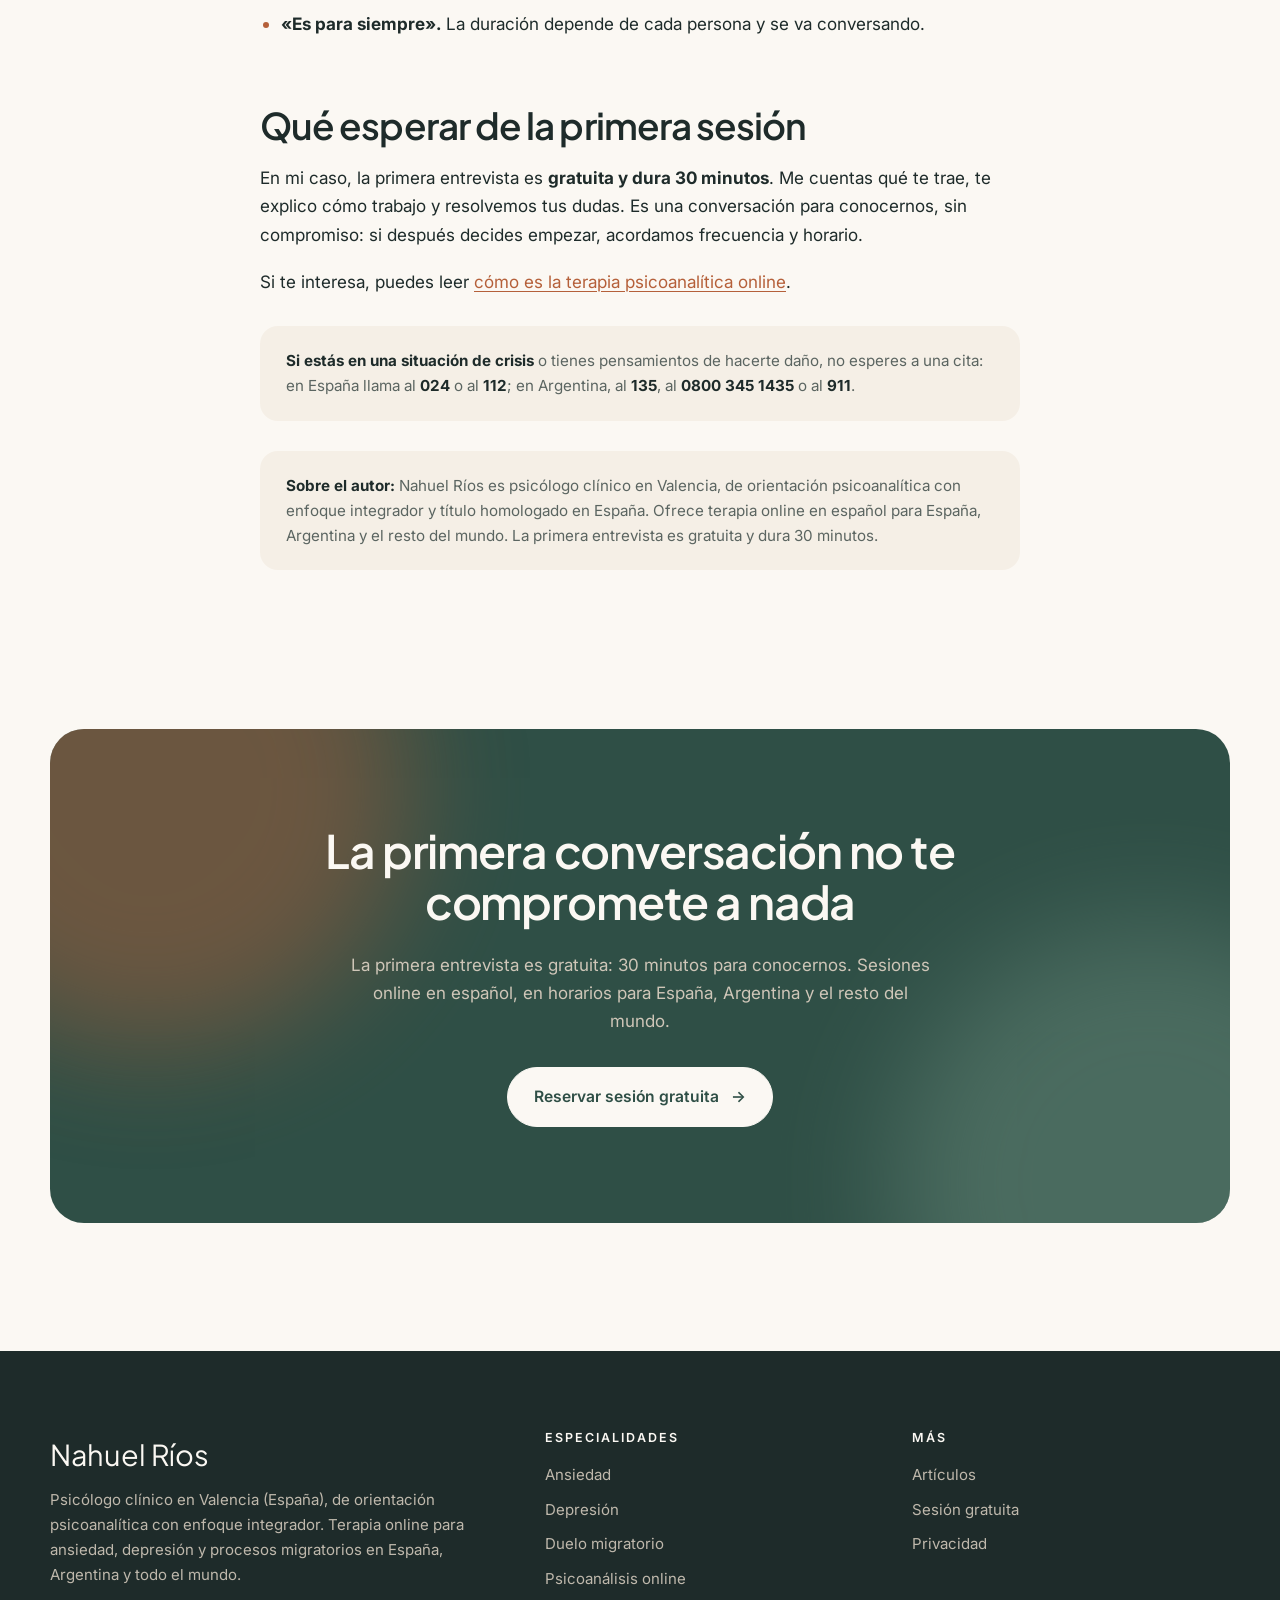
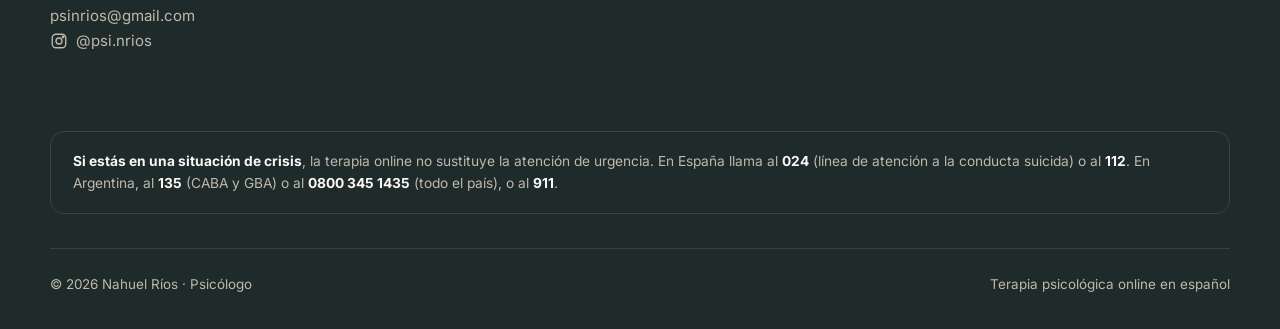
<file: blog/cuando-ir-al-psicologo.html>
<!doctype html>
<html lang="es">
<head>
<meta charset="utf-8">
<meta name="viewport" content="width=device-width, initial-scale=1">
<title>¿Cuándo ir al psicólogo? 8 señales para pedir ayuda | Nahuel Ríos</title>
<meta name="description" content="Cómo saber si necesitas ir al psicólogo: señales frecuentes, mitos sobre la terapia y qué esperar de la primera sesión.">
<link rel="canonical" href="https://nahuel-rios.github.io/Psicologo/blog/cuando-ir-al-psicologo.html">
<meta name="robots" content="index, follow, max-image-preview:large">
<meta name="theme-color" content="#2F4F46">
<meta property="og:type" content="article">
<meta property="og:locale" content="es_ES">
<meta property="og:site_name" content="Nahuel Ríos · Psicólogo">
<meta property="og:title" content="¿Cuándo ir al psicólogo? 8 señales para pedir ayuda">
<meta property="og:description" content="Cómo saber si necesitas ir al psicólogo: señales frecuentes, mitos sobre la terapia y qué esperar de la primera sesión.">
<meta property="og:url" content="https://nahuel-rios.github.io/Psicologo/blog/cuando-ir-al-psicologo.html">
<meta property="og:image" content="https://nahuel-rios.github.io/Psicologo/img/nahuel-rios-og.jpg">
<meta name="twitter:card" content="summary_large_image">
<link rel="icon" href="../favicon.svg" type="image/svg+xml">
<link rel="preconnect" href="https://fonts.googleapis.com">
<link rel="preconnect" href="https://fonts.gstatic.com" crossorigin>
<link href="https://fonts.googleapis.com/css2?family=Plus+Jakarta+Sans:ital,wght@0,400..700;1,400..700&family=Inter:wght@400;500;600&display=swap" rel="stylesheet">
<link rel="stylesheet" href="../css/styles.css?v=3">
<script type="application/ld+json">
{
  "@context": "https://schema.org",
  "@graph": [
    {
      "@type": "BlogPosting",
      "headline": "¿Cuándo ir al psicólogo? 8 señales para pedir ayuda",
      "description": "Cómo saber si necesitas ir al psicólogo: señales frecuentes, mitos sobre la terapia y qué esperar de la primera sesión.",
      "image": "https://nahuel-rios.github.io/Psicologo/img/nahuel-rios-og.jpg",
      "datePublished": "2026-10-17",
      "dateModified": "2026-10-17",
      "inLanguage": "es",
      "author": { "@type": "Person", "@id": "https://nahuel-rios.github.io/Psicologo/#nahuel", "name": "Nahuel Ríos", "url": "https://nahuel-rios.github.io/Psicologo/" },
      "publisher": { "@type": "Person", "@id": "https://nahuel-rios.github.io/Psicologo/#nahuel", "name": "Nahuel Ríos" },
      "mainEntityOfPage": "https://nahuel-rios.github.io/Psicologo/blog/cuando-ir-al-psicologo.html"
    },
    {
      "@type": "BreadcrumbList",
      "itemListElement": [
        { "@type": "ListItem", "position": 1, "name": "Inicio", "item": "https://nahuel-rios.github.io/Psicologo/" },
        { "@type": "ListItem", "position": 2, "name": "Artículos", "item": "https://nahuel-rios.github.io/Psicologo/blog/" },
        { "@type": "ListItem", "position": 3, "name": "¿Cuándo ir al psicólogo? 8 señales para pedir ayuda", "item": "https://nahuel-rios.github.io/Psicologo/blog/cuando-ir-al-psicologo.html" }
      ]
    }
  ]
}
</script>
</head>
<body>
<a class="skip" href="#main">Saltar al contenido</a>
<div class="read-progress" aria-hidden="true"></div>
<header class="site-header">
  <nav class="wrap nav" aria-label="Principal">
    <a class="brand" href="../" aria-label="Nahuel Ríos, psicólogo — inicio">
      <img src="../img/nahuel-rios-avatar.jpg" alt="" width="42" height="42">
      <span><span class="brand-name">Nahuel Ríos</span><span class="brand-sub">Psicólogo · Online</span></span>
    </a>
    <button class="menu-toggle" aria-label="Abrir menú" aria-expanded="false" aria-controls="menu"><span></span></button>
    <ul class="nav-links" id="menu">
      <li><a href="../ansiedad.html">Ansiedad</a></li>
      <li><a href="../depresion.html">Depresión</a></li>
      <li><a href="../duelo-migratorio.html">Procesos migratorios</a></li>
      <li><a href="../psicoanalisis-online.html">Cómo trabajo</a></li>
      <li><a href="./" aria-current="page">Artículos</a></li>
      <li><a class="btn" href="https://cal.com/psirios/primerasesion?user=psirios" target="_blank" rel="noopener">Sesión gratuita</a></li>
    </ul>
  </nav>
</header>

<main id="main">
  <section class="page-hero">
    <span class="orb" aria-hidden="true"></span>
    <div class="narrow">
      <p class="crumbs"><a href="../">Inicio</a> / <a href="./">Artículos</a> / Salud mental</p>
      <h1>¿Cuándo ir al psicólogo? <em>Señales</em> para pedir ayuda</h1>
      <p class="lead">No hace falta estar «muy mal» para empezar terapia. Estas son algunas señales de que puede ser un buen momento.</p>
      <p class="meta" style="margin-top:20px">Por <strong>Nahuel Ríos</strong>, psicólogo · 5 min de lectura</p>
    </div>
  </section>

  <section class="section" style="padding-top:60px">
    <article class="narrow prose" data-article>
      <div class="reveal">
        <p>Mucha gente posterga la consulta porque cree que su malestar «no es para tanto», que otros están peor o que debería poder resolverlo solo. Pero la terapia no es solo para situaciones extremas: también es un espacio para entenderse mejor y anticiparse a que el malestar crezca.</p>
      </div>

      <h2 class="reveal">Señales de que puede ser un buen momento</h2>
      <div class="reveal">
        <ul>
          <li><strong>Un malestar que dura:</strong> tristeza, ansiedad o irritabilidad que se mantienen durante semanas.</li>
          <li><strong>Cambios en el sueño o el apetito</strong> sin una causa médica clara.</li>
          <li><strong>Dejar de disfrutar</strong> de cosas que antes te gustaban.</li>
          <li><strong>Problemas que se repiten:</strong> el mismo tipo de conflicto en la pareja, el trabajo o las amistades.</li>
          <li><strong>Un cambio vital importante:</strong> una pérdida, una separación, una mudanza, emigrar.</li>
          <li><strong>Síntomas físicos</strong> como tensión, dolores o cansancio que se intensifican en épocas de estrés.</li>
          <li><strong>Sentir que ya no puedes con todo</strong> o que estás funcionando en piloto automático.</li>
          <li><strong>Las personas cercanas</strong> te dicen que te notan distinto.</li>
        </ul>
      </div>

      <blockquote class="reveal">Pedir ayuda no es señal de debilidad, sino de querer estar mejor.</blockquote>

      <h2 class="reveal">Algunos mitos frecuentes</h2>
      <div class="reveal">
        <ul>
          <li><strong>«Al psicólogo va la gente que está loca».</strong> Va gente que quiere entender lo que le pasa y vivir mejor.</li>
          <li><strong>«Hablar no sirve de nada».</strong> Poner en palabras lo que sentimos cambia la forma en que lo vivimos.</li>
          <li><strong>«La terapia online no es real».</strong> La evidencia muestra resultados comparables a la presencial.</li>
          <li><strong>«Es para siempre».</strong> La duración depende de cada persona y se va conversando.</li>
        </ul>
      </div>

      <h2 class="reveal">Qué esperar de la primera sesión</h2>
      <div class="reveal">
        <p>En mi caso, la primera entrevista es <strong>gratuita y dura 30 minutos</strong>. Me cuentas qué te trae, te explico cómo trabajo y resolvemos tus dudas. Es una conversación para conocernos, sin compromiso: si después decides empezar, acordamos frecuencia y horario.</p>
        <p>Si te interesa, puedes leer <a href="../psicoanalisis-online.html">cómo es la terapia psicoanalítica online</a>.</p>
      </div>

      <div class="note reveal"><strong>Si estás en una situación de crisis</strong> o tienes pensamientos de hacerte daño, no esperes a una cita: en España llama al <strong>024</strong> o al <strong>112</strong>; en Argentina, al <strong>135</strong>, al <strong>0800 345 1435</strong> o al <strong>911</strong>.</div>
      <div class="note reveal"><strong>Sobre el autor:</strong> Nahuel Ríos es psicólogo clínico en Valencia, de orientación psicoanalítica con enfoque integrador y título homologado en España. Ofrece terapia online en español para España, Argentina y el resto del mundo. La primera entrevista es gratuita y dura 30 minutos.</div>
    </article>
  </section>

  <section class="section" style="padding-top:0">
    <div class="wrap">
      <div class="cta reveal reveal--scale">
        <span class="glow glow--1" aria-hidden="true"></span><span class="glow glow--2" aria-hidden="true"></span>
        <h2>La primera conversación no te compromete a nada</h2>
        <p>La primera entrevista es gratuita: 30 minutos para conocernos. Sesiones online en español, en horarios para España, Argentina y el resto del mundo.</p>
        <div class="btn-row"><a class="btn btn--light" href="https://cal.com/psirios/primerasesion?user=psirios" target="_blank" rel="noopener">Reservar sesión gratuita <span class="arrow" aria-hidden="true">→</span></a></div>
      </div>
    </div>
  </section>
</main>

<footer class="site-footer">
  <div class="wrap">
    <div class="footer-grid">
      <div>
        <p class="footer-brand">Nahuel Ríos</p>
        <p>Psicólogo clínico en Valencia (España), de orientación psicoanalítica con enfoque integrador. Terapia online para ansiedad, depresión y procesos migratorios en España, Argentina y todo el mundo.</p>
        <p><a href="mailto:psinrios@gmail.com">psinrios@gmail.com</a><br><a class="social" href="https://www.instagram.com/psi.nrios/" target="_blank" rel="noopener"><svg width="18" height="18" viewBox="0 0 24 24" fill="none" stroke="currentColor" stroke-width="1.8" aria-hidden="true"><rect x="3" y="3" width="18" height="18" rx="5"/><circle cx="12" cy="12" r="4"/><circle cx="17.5" cy="6.5" r="1" fill="currentColor"/></svg> @psi.nrios</a></p>
      </div>
      <div>
        <h4>Especialidades</h4>
        <ul>
          <li><a href="../ansiedad.html">Ansiedad</a></li>
          <li><a href="../depresion.html">Depresión</a></li>
          <li><a href="../duelo-migratorio.html">Duelo migratorio</a></li>
          <li><a href="../psicoanalisis-online.html">Psicoanálisis online</a></li>
        </ul>
      </div>
      <div>
        <h4>Más</h4>
        <ul>
          <li><a href="./">Artículos</a></li>
          <li><a href="https://cal.com/psirios/primerasesion?user=psirios" target="_blank" rel="noopener">Sesión gratuita</a></li>
          <li><a href="../privacidad.html">Privacidad</a></li>
        </ul>
      </div>
    </div>
    <p class="crisis"><strong>Si estás en una situación de crisis</strong>, la terapia online no sustituye la atención de urgencia. En España llama al <strong>024</strong> (línea de atención a la conducta suicida) o al <strong>112</strong>. En Argentina, al <strong>135</strong> (CABA y GBA) o al <strong>0800 345 1435</strong> (todo el país), o al <strong>911</strong>.</p>
    <div class="footer-bottom">
      <span>© <span id="year">2026</span> Nahuel Ríos · Psicólogo</span>
      <span>Terapia psicológica online en español</span>
    </div>
  </div>
</footer>

<a class="btn fab" href="https://cal.com/psirios/primerasesion?user=psirios" target="_blank" rel="noopener">Sesión gratuita <span class="arrow" aria-hidden="true">→</span></a>
<script src="../js/main.js?v=3" defer></script>
</body>
</html>
</file>
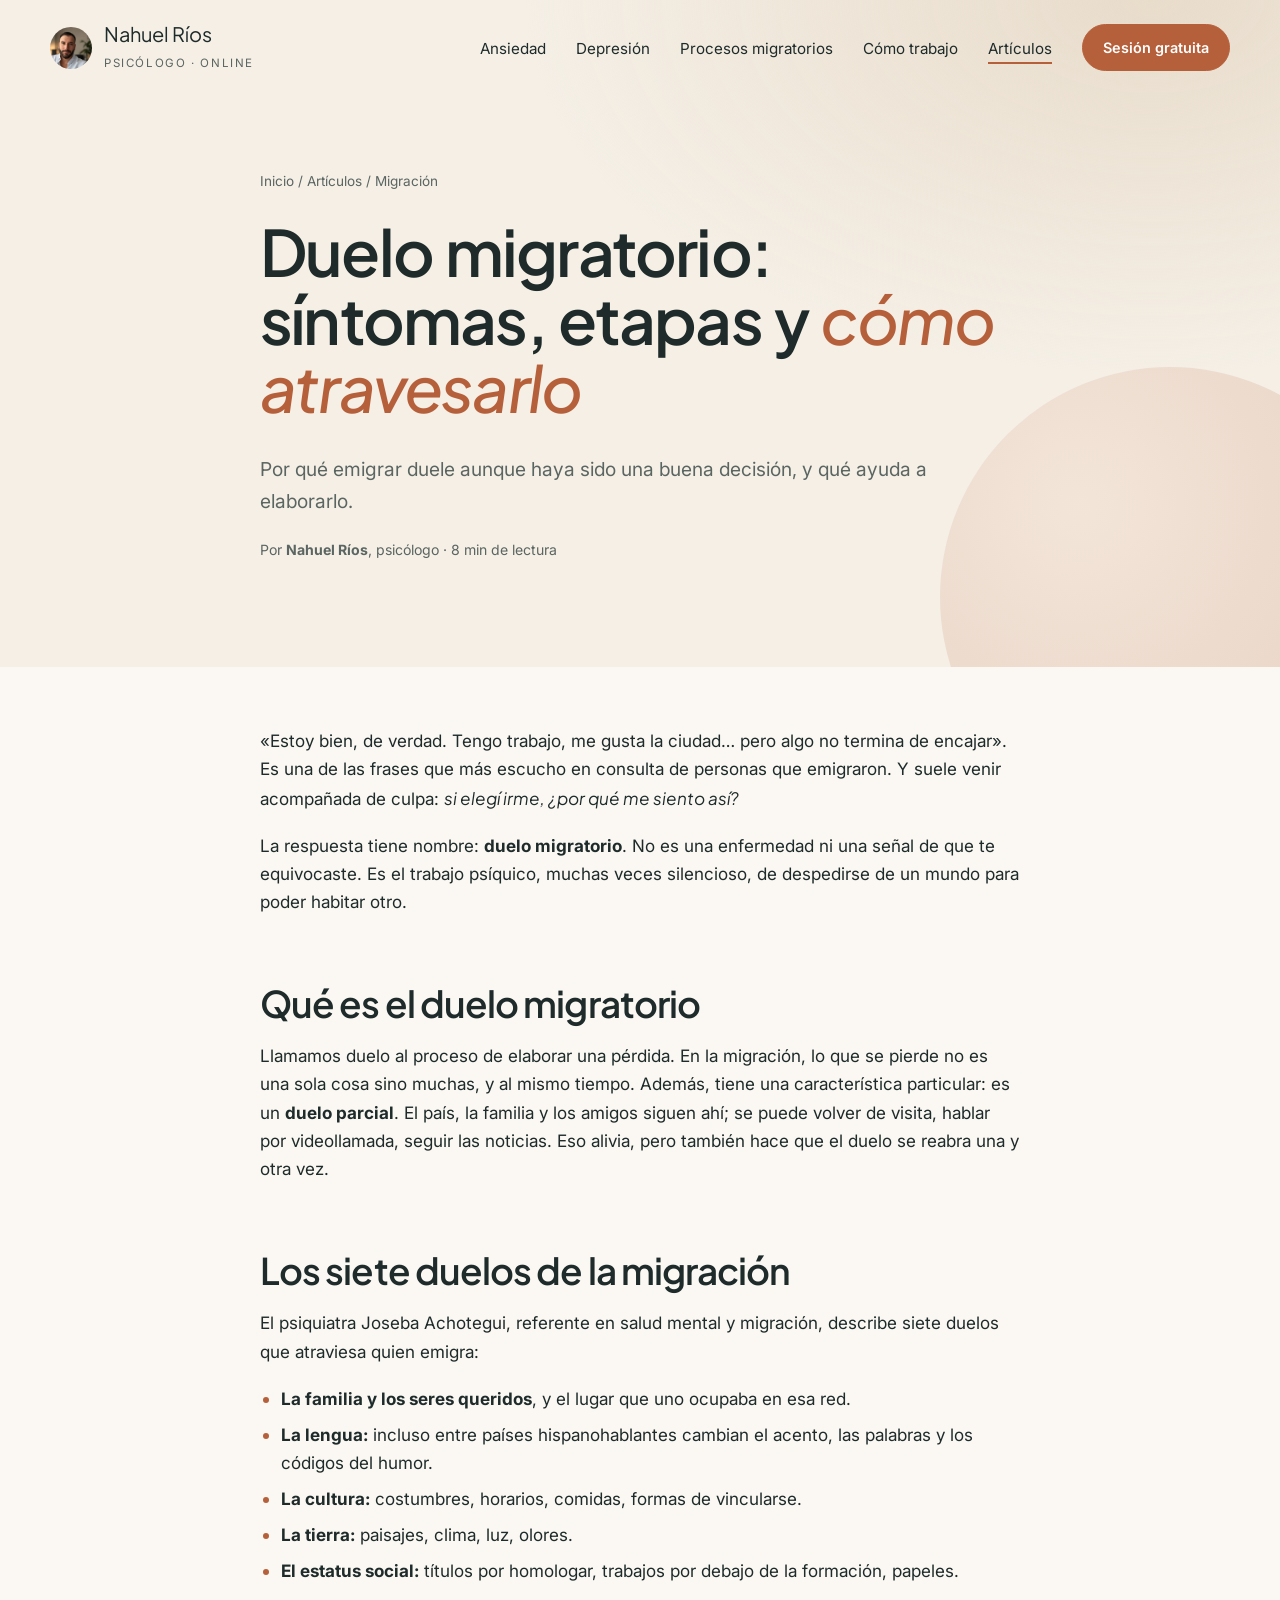
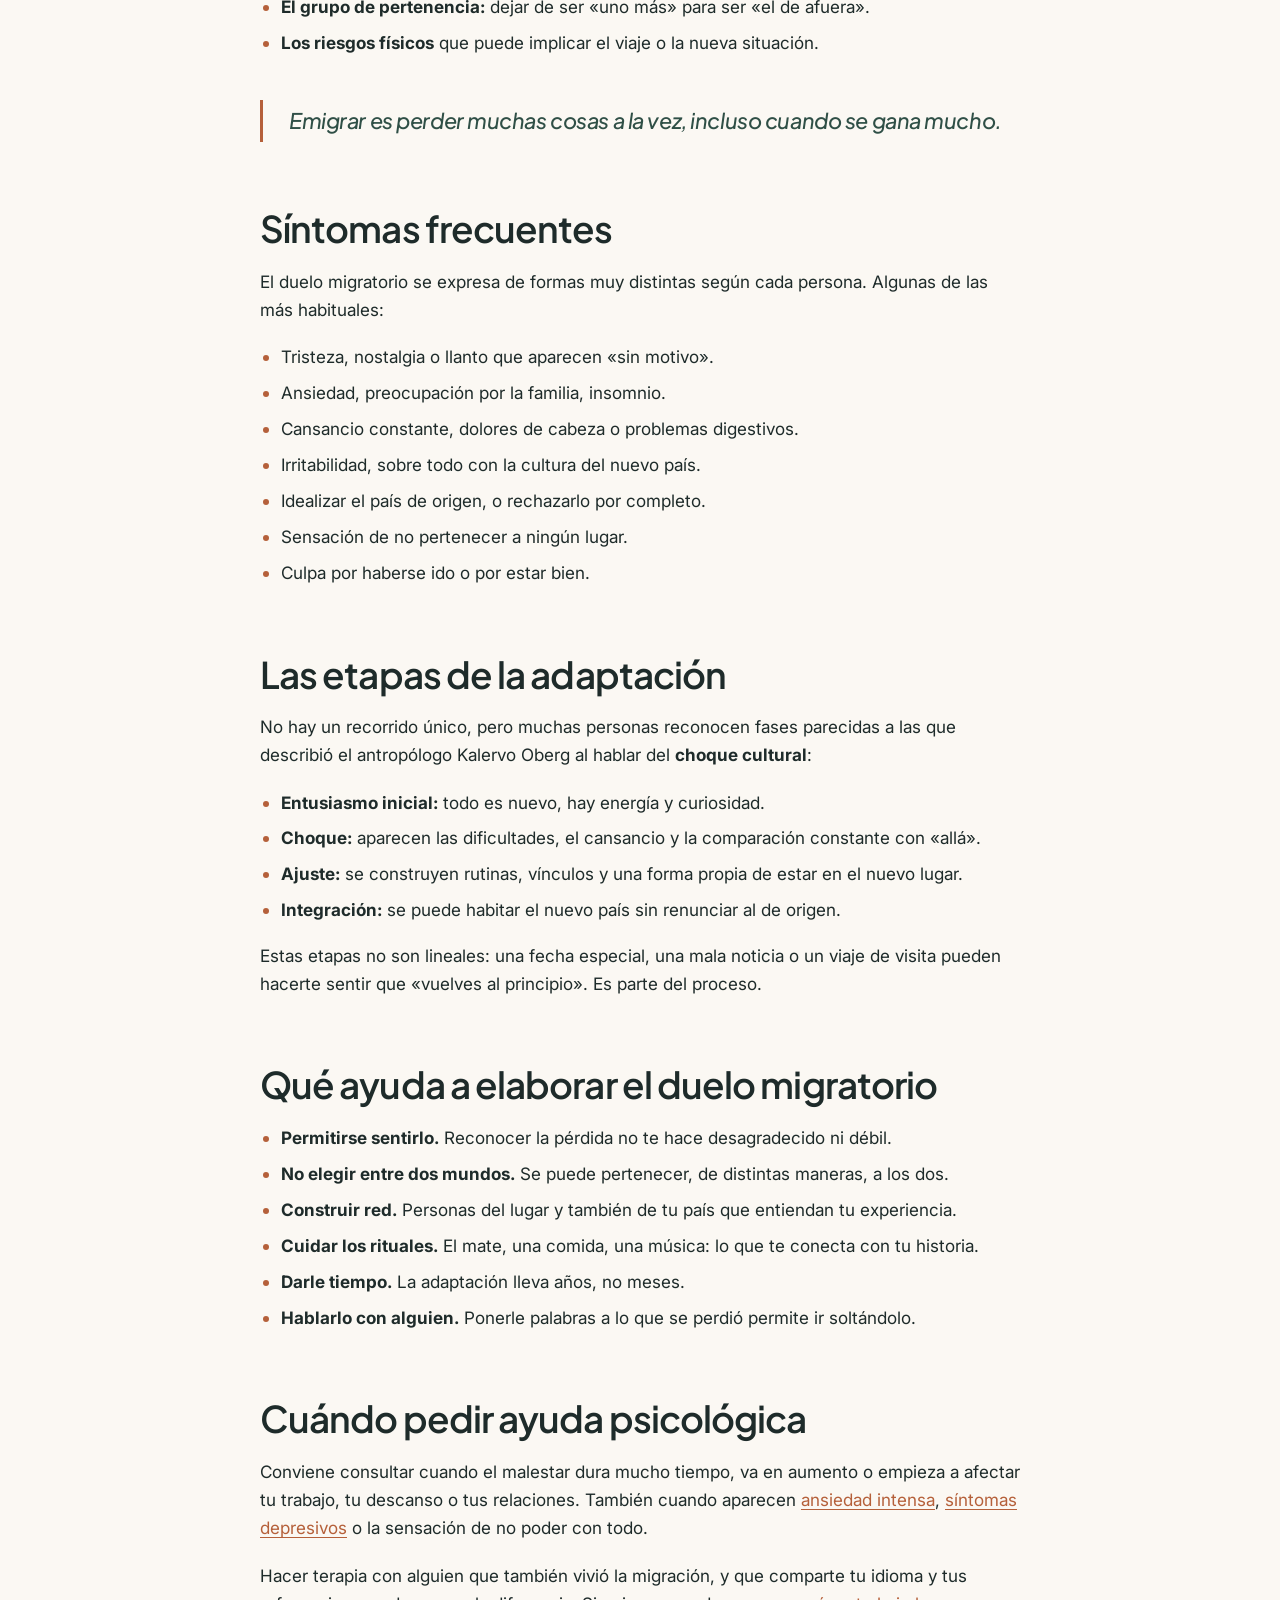
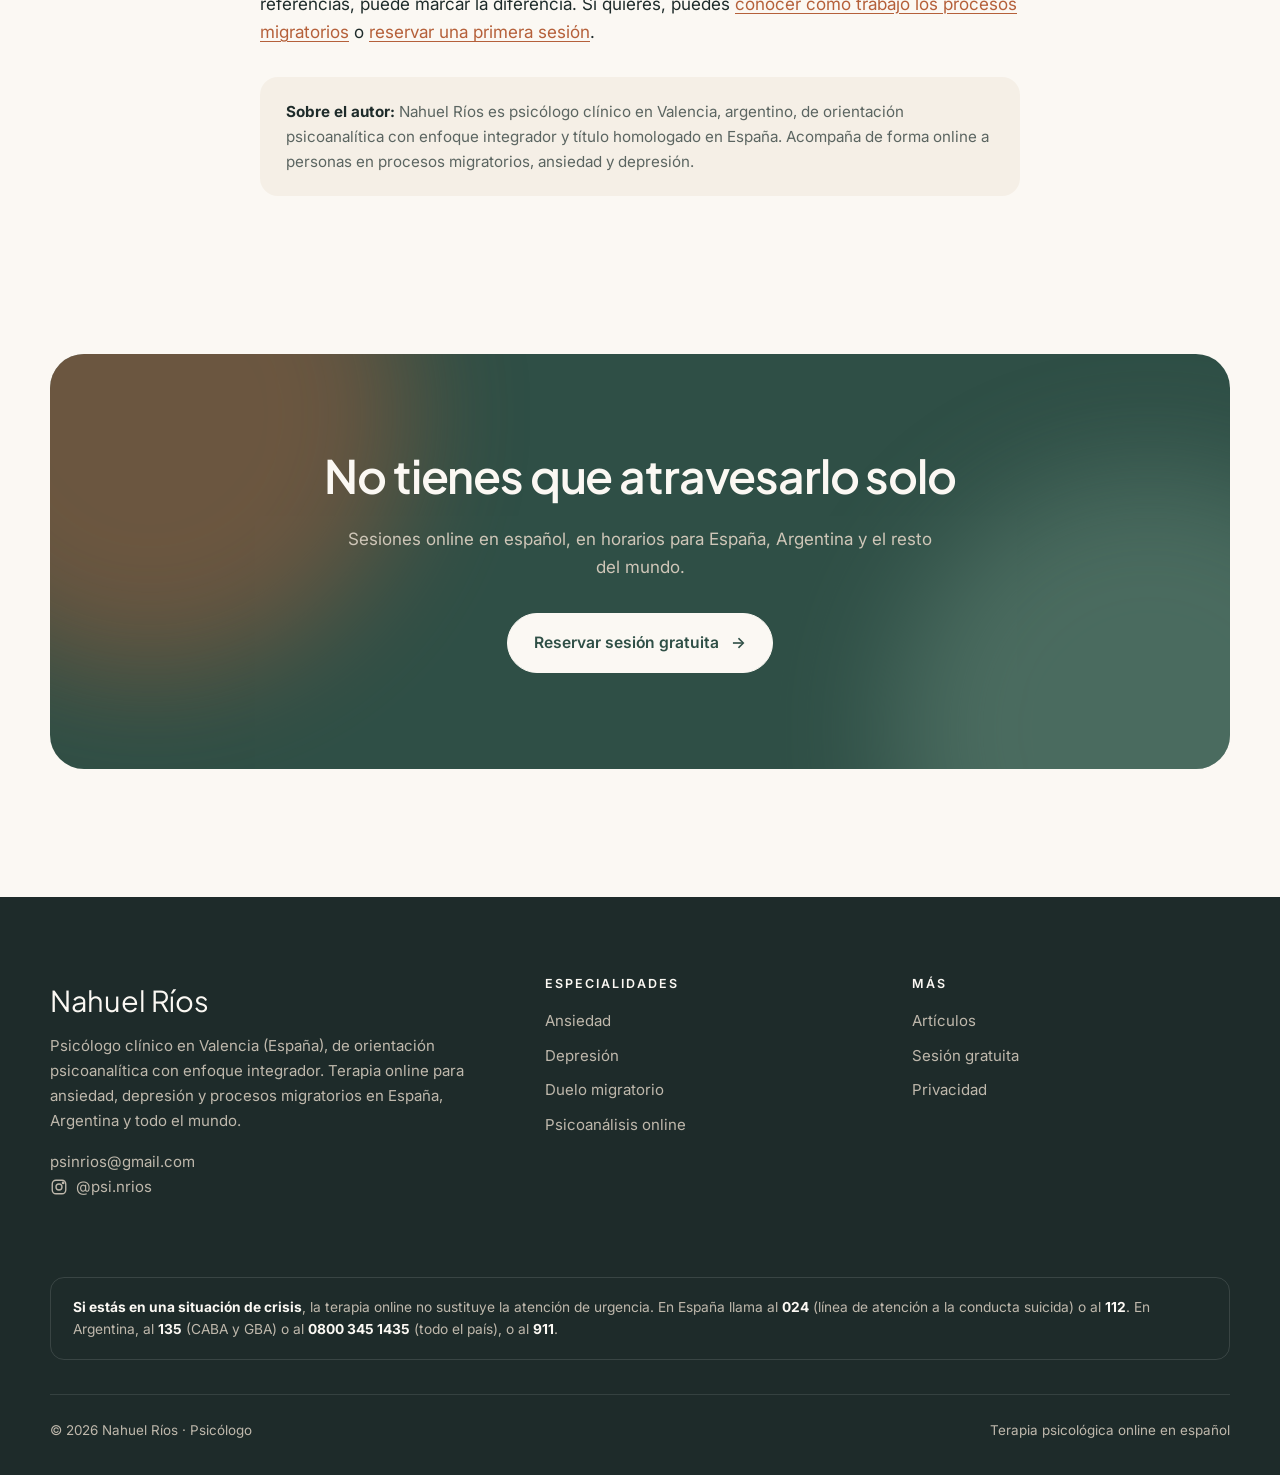
<file: blog/duelo-migratorio-sintomas-y-etapas.html>
<!doctype html>
<html lang="es">
<head>
<meta charset="utf-8">
<meta name="viewport" content="width=device-width, initial-scale=1">
<title>Duelo migratorio: síntomas, etapas y cómo atravesarlo | Nahuel Ríos</title>
<meta name="description" content="Qué es el duelo migratorio, los siete duelos de Achotegui, síntomas frecuentes, etapas de la adaptación y qué ayuda a elaborarlo. Por Nahuel Ríos, psicólogo argentino en España.">
<link rel="canonical" href="https://nahuel-rios.github.io/Psicologo/blog/duelo-migratorio-sintomas-y-etapas.html">
<meta name="robots" content="index, follow, max-image-preview:large">
<meta name="theme-color" content="#2F4F46">
<meta property="og:type" content="article">
<meta property="og:locale" content="es_ES">
<meta property="og:site_name" content="Nahuel Ríos · Psicólogo">
<meta property="og:title" content="Duelo migratorio: síntomas, etapas y cómo atravesarlo">
<meta property="og:description" content="Por qué emigrar duele aunque haya sido una buena decisión, y qué ayuda a elaborarlo.">
<meta property="og:url" content="https://nahuel-rios.github.io/Psicologo/blog/duelo-migratorio-sintomas-y-etapas.html">
<meta property="og:image" content="https://nahuel-rios.github.io/Psicologo/img/nahuel-rios-og.jpg">
<meta name="twitter:card" content="summary_large_image">
<link rel="icon" href="../favicon.svg" type="image/svg+xml">
<link rel="preconnect" href="https://fonts.googleapis.com">
<link rel="preconnect" href="https://fonts.gstatic.com" crossorigin>
<link href="https://fonts.googleapis.com/css2?family=Plus+Jakarta+Sans:ital,wght@0,400..700;1,400..700&family=Inter:wght@400;500;600&display=swap" rel="stylesheet">
<link rel="stylesheet" href="../css/styles.css?v=3">
<script type="application/ld+json">
{
  "@context": "https://schema.org",
  "@graph": [
    {
      "@type": "BlogPosting",
      "headline": "Duelo migratorio: síntomas, etapas y cómo atravesarlo",
      "description": "Qué es el duelo migratorio, los siete duelos de Achotegui, síntomas frecuentes, etapas de la adaptación y qué ayuda a elaborarlo.",
      "image": "https://nahuel-rios.github.io/Psicologo/img/nahuel-rios-og.jpg",
      "datePublished": "2026-10-17",
      "dateModified": "2026-10-17",
      "inLanguage": "es",
      "author": { "@type": "Person", "@id": "https://nahuel-rios.github.io/Psicologo/#nahuel", "name": "Nahuel Ríos", "url": "https://nahuel-rios.github.io/Psicologo/" },
      "publisher": { "@type": "Person", "@id": "https://nahuel-rios.github.io/Psicologo/#nahuel", "name": "Nahuel Ríos" },
      "mainEntityOfPage": "https://nahuel-rios.github.io/Psicologo/blog/duelo-migratorio-sintomas-y-etapas.html"
    },
    {
      "@type": "BreadcrumbList",
      "itemListElement": [
        { "@type": "ListItem", "position": 1, "name": "Inicio", "item": "https://nahuel-rios.github.io/Psicologo/" },
        { "@type": "ListItem", "position": 2, "name": "Artículos", "item": "https://nahuel-rios.github.io/Psicologo/blog/" },
        { "@type": "ListItem", "position": 3, "name": "Duelo migratorio: síntomas y etapas", "item": "https://nahuel-rios.github.io/Psicologo/blog/duelo-migratorio-sintomas-y-etapas.html" }
      ]
    }
  ]
}
</script>
</head>
<body>
<a class="skip" href="#main">Saltar al contenido</a>
<div class="read-progress" aria-hidden="true"></div>
<header class="site-header">
  <nav class="wrap nav" aria-label="Principal">
    <a class="brand" href="../" aria-label="Nahuel Ríos, psicólogo — inicio">
      <img src="../img/nahuel-rios-avatar.jpg" alt="" width="42" height="42">
      <span><span class="brand-name">Nahuel Ríos</span><span class="brand-sub">Psicólogo · Online</span></span>
    </a>
    <button class="menu-toggle" aria-label="Abrir menú" aria-expanded="false" aria-controls="menu"><span></span></button>
    <ul class="nav-links" id="menu">
      <li><a href="../ansiedad.html">Ansiedad</a></li>
      <li><a href="../depresion.html">Depresión</a></li>
      <li><a href="../duelo-migratorio.html">Procesos migratorios</a></li>
      <li><a href="../psicoanalisis-online.html">Cómo trabajo</a></li>
      <li><a href="./" aria-current="page">Artículos</a></li>
      <li><a class="btn" href="https://cal.com/psirios/primerasesion?user=psirios" target="_blank" rel="noopener">Sesión gratuita</a></li>
    </ul>
  </nav>
</header>

<main id="main">
  <section class="page-hero">
    <span class="orb" aria-hidden="true"></span>
    <div class="narrow">
      <p class="crumbs"><a href="../">Inicio</a> / <a href="./">Artículos</a> / Migración</p>
      <h1>Duelo migratorio: síntomas, etapas y <em>cómo atravesarlo</em></h1>
      <p class="lead">Por qué emigrar duele aunque haya sido una buena decisión, y qué ayuda a elaborarlo.</p>
      <p class="meta" style="margin-top:20px">Por <strong>Nahuel Ríos</strong>, psicólogo · 8 min de lectura</p>
    </div>
  </section>

  <section class="section" style="padding-top:60px">
    <article class="narrow prose" data-article>
      <div class="reveal">
        <p>«Estoy bien, de verdad. Tengo trabajo, me gusta la ciudad… pero algo no termina de encajar». Es una de las frases que más escucho en consulta de personas que emigraron. Y suele venir acompañada de culpa: <em>si elegí irme, ¿por qué me siento así?</em></p>
        <p>La respuesta tiene nombre: <strong>duelo migratorio</strong>. No es una enfermedad ni una señal de que te equivocaste. Es el trabajo psíquico, muchas veces silencioso, de despedirse de un mundo para poder habitar otro.</p>
      </div>

      <h2 class="reveal">Qué es el duelo migratorio</h2>
      <div class="reveal">
        <p>Llamamos duelo al proceso de elaborar una pérdida. En la migración, lo que se pierde no es una sola cosa sino muchas, y al mismo tiempo. Además, tiene una característica particular: es un <strong>duelo parcial</strong>. El país, la familia y los amigos siguen ahí; se puede volver de visita, hablar por videollamada, seguir las noticias. Eso alivia, pero también hace que el duelo se reabra una y otra vez.</p>
      </div>

      <h2 class="reveal">Los siete duelos de la migración</h2>
      <div class="reveal">
        <p>El psiquiatra Joseba Achotegui, referente en salud mental y migración, describe siete duelos que atraviesa quien emigra:</p>
        <ul>
          <li><strong>La familia y los seres queridos</strong>, y el lugar que uno ocupaba en esa red.</li>
          <li><strong>La lengua:</strong> incluso entre países hispanohablantes cambian el acento, las palabras y los códigos del humor.</li>
          <li><strong>La cultura:</strong> costumbres, horarios, comidas, formas de vincularse.</li>
          <li><strong>La tierra:</strong> paisajes, clima, luz, olores.</li>
          <li><strong>El estatus social:</strong> títulos por homologar, trabajos por debajo de la formación, papeles.</li>
          <li><strong>El grupo de pertenencia:</strong> dejar de ser «uno más» para ser «el de afuera».</li>
          <li><strong>Los riesgos físicos</strong> que puede implicar el viaje o la nueva situación.</li>
        </ul>
      </div>

      <blockquote class="reveal">Emigrar es perder muchas cosas a la vez, incluso cuando se gana mucho.</blockquote>

      <h2 class="reveal">Síntomas frecuentes</h2>
      <div class="reveal">
        <p>El duelo migratorio se expresa de formas muy distintas según cada persona. Algunas de las más habituales:</p>
        <ul>
          <li>Tristeza, nostalgia o llanto que aparecen «sin motivo».</li>
          <li>Ansiedad, preocupación por la familia, insomnio.</li>
          <li>Cansancio constante, dolores de cabeza o problemas digestivos.</li>
          <li>Irritabilidad, sobre todo con la cultura del nuevo país.</li>
          <li>Idealizar el país de origen, o rechazarlo por completo.</li>
          <li>Sensación de no pertenecer a ningún lugar.</li>
          <li>Culpa por haberse ido o por estar bien.</li>
        </ul>
      </div>

      <h2 class="reveal">Las etapas de la adaptación</h2>
      <div class="reveal">
        <p>No hay un recorrido único, pero muchas personas reconocen fases parecidas a las que describió el antropólogo Kalervo Oberg al hablar del <strong>choque cultural</strong>:</p>
        <ul>
          <li><strong>Entusiasmo inicial:</strong> todo es nuevo, hay energía y curiosidad.</li>
          <li><strong>Choque:</strong> aparecen las dificultades, el cansancio y la comparación constante con «allá».</li>
          <li><strong>Ajuste:</strong> se construyen rutinas, vínculos y una forma propia de estar en el nuevo lugar.</li>
          <li><strong>Integración:</strong> se puede habitar el nuevo país sin renunciar al de origen.</li>
        </ul>
        <p>Estas etapas no son lineales: una fecha especial, una mala noticia o un viaje de visita pueden hacerte sentir que «vuelves al principio». Es parte del proceso.</p>
      </div>

      <h2 class="reveal">Qué ayuda a elaborar el duelo migratorio</h2>
      <div class="reveal">
        <ul>
          <li><strong>Permitirse sentirlo.</strong> Reconocer la pérdida no te hace desagradecido ni débil.</li>
          <li><strong>No elegir entre dos mundos.</strong> Se puede pertenecer, de distintas maneras, a los dos.</li>
          <li><strong>Construir red.</strong> Personas del lugar y también de tu país que entiendan tu experiencia.</li>
          <li><strong>Cuidar los rituales.</strong> El mate, una comida, una música: lo que te conecta con tu historia.</li>
          <li><strong>Darle tiempo.</strong> La adaptación lleva años, no meses.</li>
          <li><strong>Hablarlo con alguien.</strong> Ponerle palabras a lo que se perdió permite ir soltándolo.</li>
        </ul>
      </div>

      <h2 class="reveal">Cuándo pedir ayuda psicológica</h2>
      <div class="reveal">
        <p>Conviene consultar cuando el malestar dura mucho tiempo, va en aumento o empieza a afectar tu trabajo, tu descanso o tus relaciones. También cuando aparecen <a href="../ansiedad.html">ansiedad intensa</a>, <a href="../depresion.html">síntomas depresivos</a> o la sensación de no poder con todo.</p>
        <p>Hacer terapia con alguien que también vivió la migración, y que comparte tu idioma y tus referencias, puede marcar la diferencia. Si quieres, puedes <a href="../duelo-migratorio.html">conocer cómo trabajo los procesos migratorios</a> o <a href="https://cal.com/psirios/primerasesion?user=psirios" target="_blank" rel="noopener">reservar una primera sesión</a>.</p>
      </div>

      <div class="note reveal"><strong>Sobre el autor:</strong> Nahuel Ríos es psicólogo clínico en Valencia, argentino, de orientación psicoanalítica con enfoque integrador y título homologado en España. Acompaña de forma online a personas en procesos migratorios, ansiedad y depresión.</div>
    </article>
  </section>

  <section class="section" style="padding-top:0">
    <div class="wrap">
      <div class="cta reveal reveal--scale">
        <span class="glow glow--1" aria-hidden="true"></span><span class="glow glow--2" aria-hidden="true"></span>
        <h2>No tienes que atravesarlo solo</h2>
        <p>Sesiones online en español, en horarios para España, Argentina y el resto del mundo.</p>
        <div class="btn-row"><a class="btn btn--light" href="https://cal.com/psirios/primerasesion?user=psirios" target="_blank" rel="noopener">Reservar sesión gratuita <span class="arrow" aria-hidden="true">→</span></a></div>
      </div>
    </div>
  </section>
</main>

<footer class="site-footer">
  <div class="wrap">
    <div class="footer-grid">
      <div>
        <p class="footer-brand">Nahuel Ríos</p>
        <p>Psicólogo clínico en Valencia (España), de orientación psicoanalítica con enfoque integrador. Terapia online para ansiedad, depresión y procesos migratorios en España, Argentina y todo el mundo.</p>
        <p><a href="mailto:psinrios@gmail.com">psinrios@gmail.com</a><br><a class="social" href="https://www.instagram.com/psi.nrios/" target="_blank" rel="noopener"><svg width="18" height="18" viewBox="0 0 24 24" fill="none" stroke="currentColor" stroke-width="1.8" aria-hidden="true"><rect x="3" y="3" width="18" height="18" rx="5"/><circle cx="12" cy="12" r="4"/><circle cx="17.5" cy="6.5" r="1" fill="currentColor"/></svg> @psi.nrios</a></p>
      </div>
      <div>
        <h4>Especialidades</h4>
        <ul>
          <li><a href="../ansiedad.html">Ansiedad</a></li>
          <li><a href="../depresion.html">Depresión</a></li>
          <li><a href="../duelo-migratorio.html">Duelo migratorio</a></li>
          <li><a href="../psicoanalisis-online.html">Psicoanálisis online</a></li>
        </ul>
      </div>
      <div>
        <h4>Más</h4>
        <ul>
          <li><a href="./">Artículos</a></li>
          <li><a href="https://cal.com/psirios/primerasesion?user=psirios" target="_blank" rel="noopener">Sesión gratuita</a></li>
          <li><a href="../privacidad.html">Privacidad</a></li>
        </ul>
      </div>
    </div>
    <p class="crisis"><strong>Si estás en una situación de crisis</strong>, la terapia online no sustituye la atención de urgencia. En España llama al <strong>024</strong> (línea de atención a la conducta suicida) o al <strong>112</strong>. En Argentina, al <strong>135</strong> (CABA y GBA) o al <strong>0800 345 1435</strong> (todo el país), o al <strong>911</strong>.</p>
    <div class="footer-bottom">
      <span>© <span id="year">2026</span> Nahuel Ríos · Psicólogo</span>
      <span>Terapia psicológica online en español</span>
    </div>
  </div>
</footer>

<a class="btn fab" href="https://cal.com/psirios/primerasesion?user=psirios" target="_blank" rel="noopener">Sesión gratuita <span class="arrow" aria-hidden="true">→</span></a>
<script src="../js/main.js?v=3" defer></script>
</body>
</html>
</file>
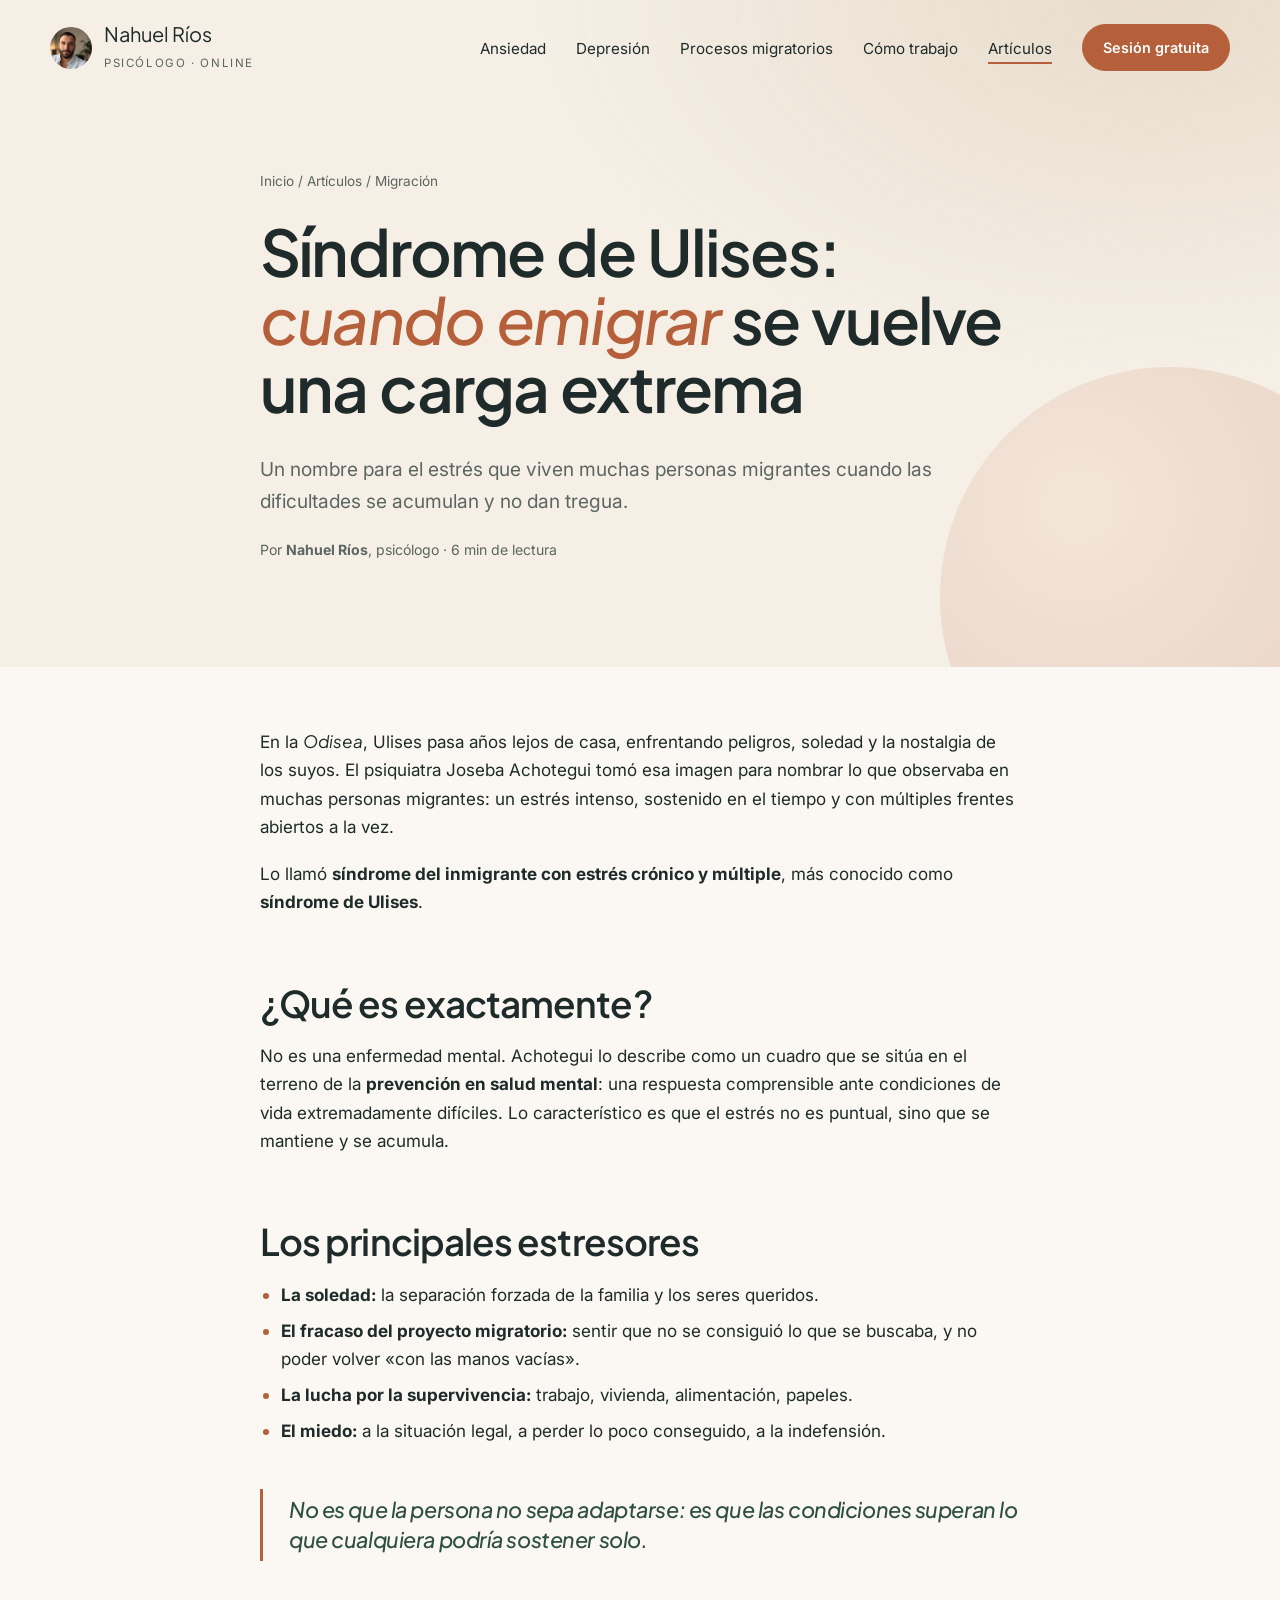
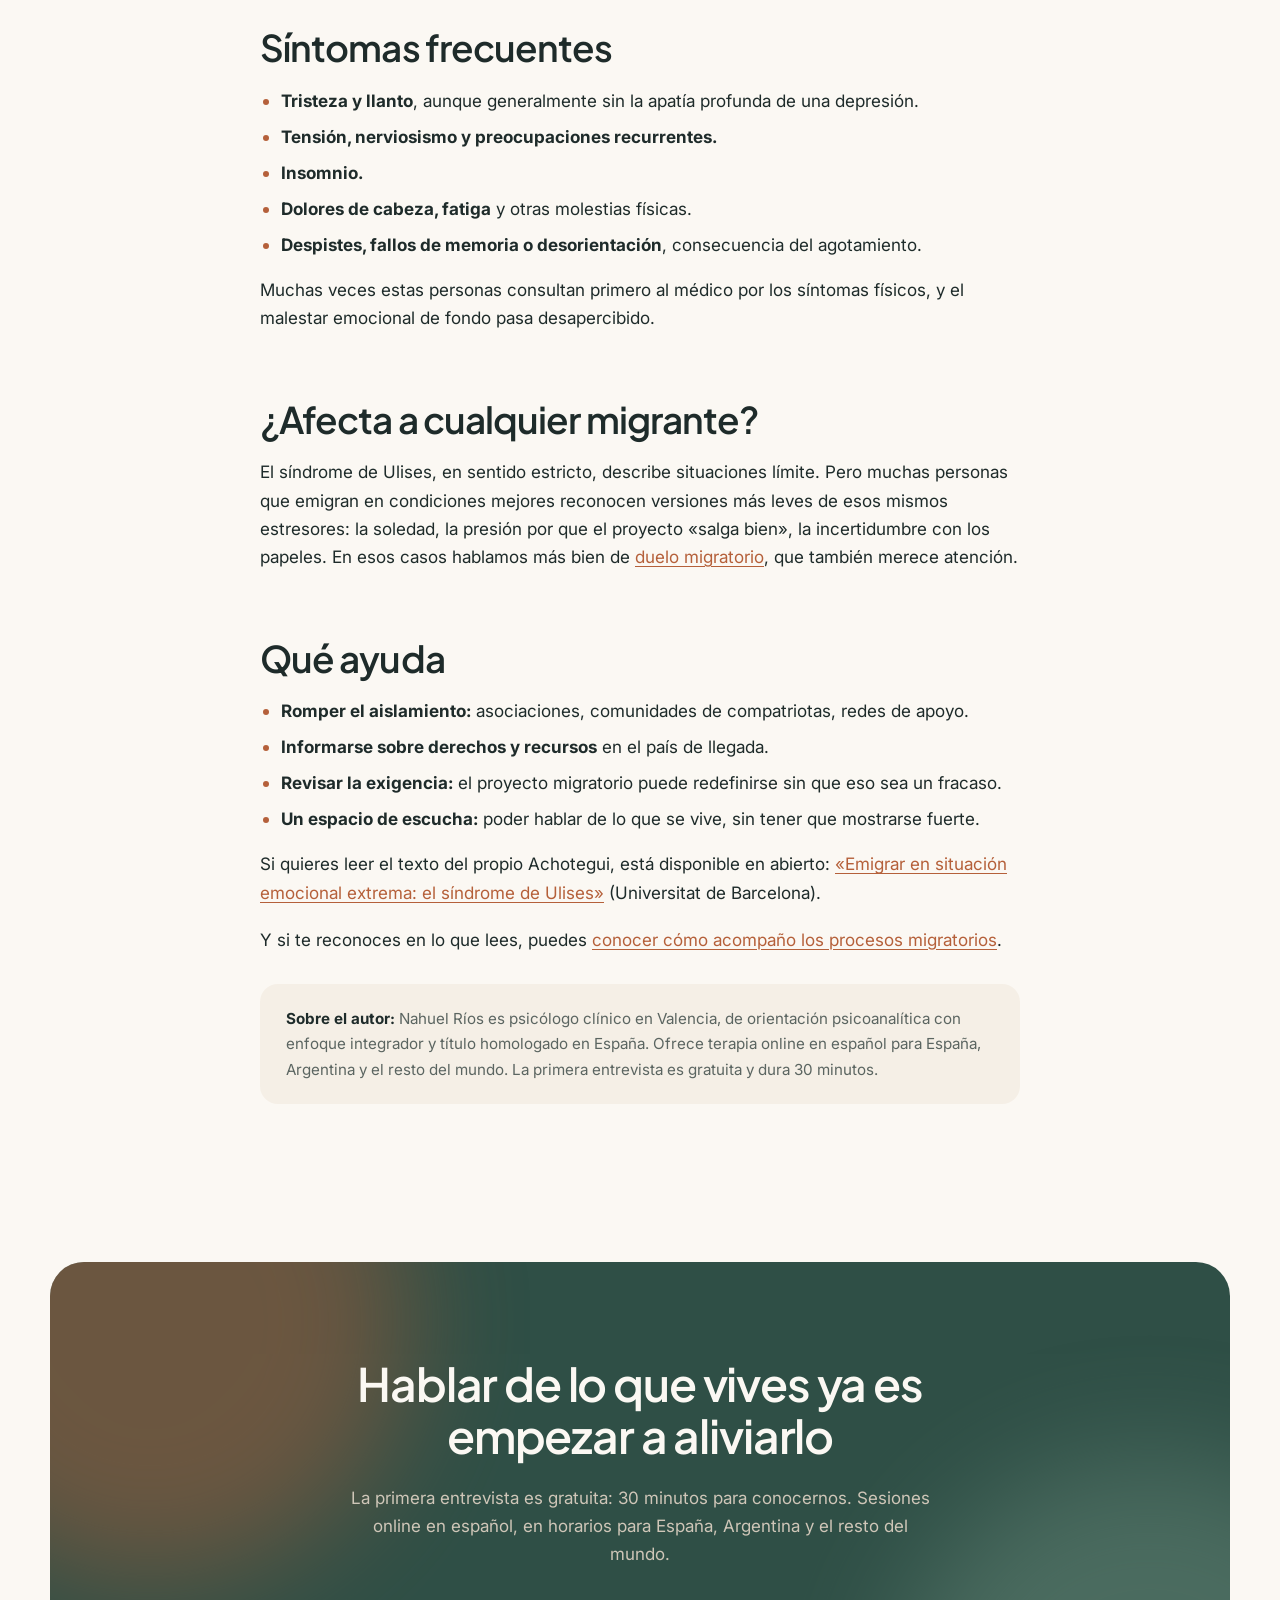
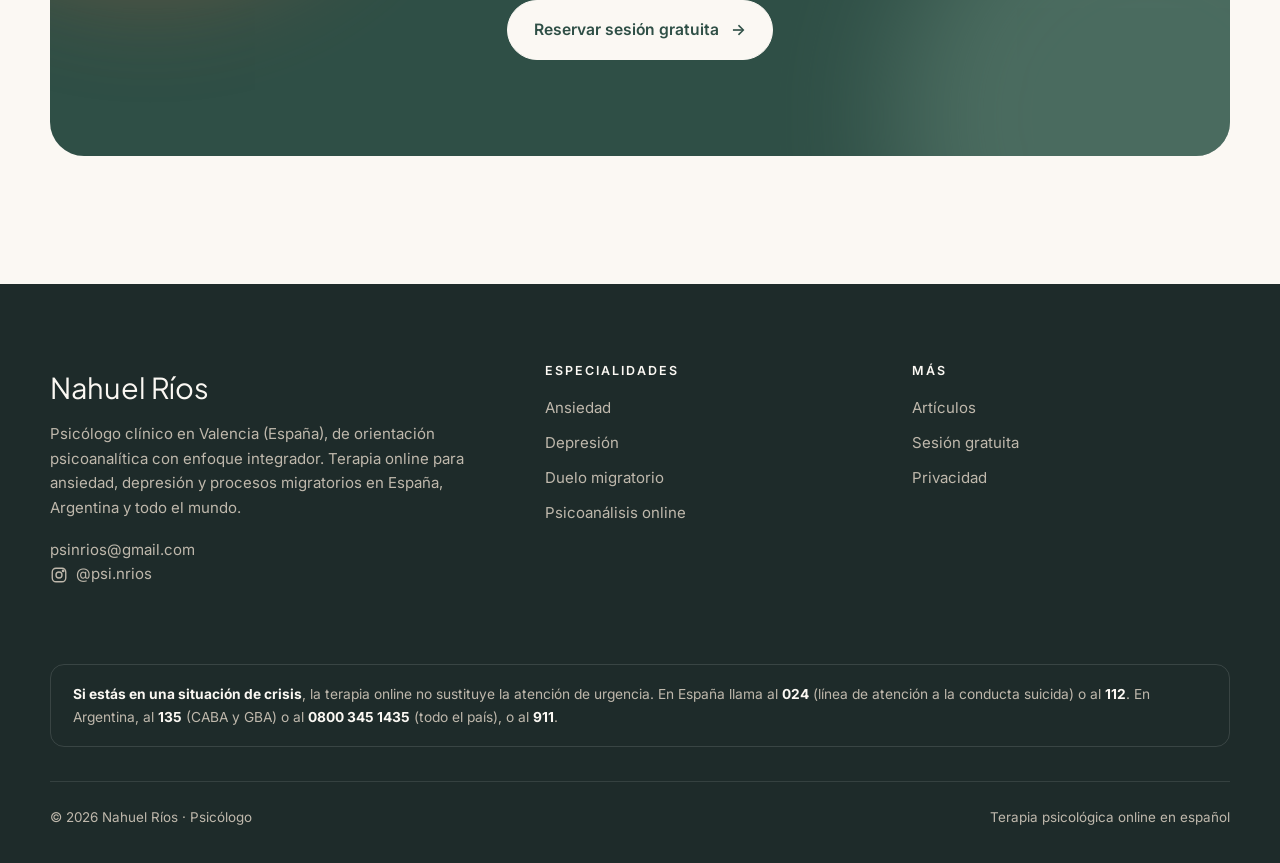
<file: blog/sindrome-de-ulises.html>
<!doctype html>
<html lang="es">
<head>
<meta charset="utf-8">
<meta name="viewport" content="width=device-width, initial-scale=1">
<title>Síndrome de Ulises: qué es, síntomas y cómo afrontarlo | Nahuel Ríos</title>
<meta name="description" content="Qué es el síndrome de Ulises o síndrome del inmigrante con estrés crónico y múltiple, cuáles son sus síntomas y qué ayuda a afrontarlo.">
<link rel="canonical" href="https://nahuel-rios.github.io/Psicologo/blog/sindrome-de-ulises.html">
<meta name="robots" content="index, follow, max-image-preview:large">
<meta name="theme-color" content="#2F4F46">
<meta property="og:type" content="article">
<meta property="og:locale" content="es_ES">
<meta property="og:site_name" content="Nahuel Ríos · Psicólogo">
<meta property="og:title" content="Síndrome de Ulises: qué es, síntomas y cómo afrontarlo">
<meta property="og:description" content="Qué es el síndrome de Ulises o síndrome del inmigrante con estrés crónico y múltiple, cuáles son sus síntomas y qué ayuda a afrontarlo.">
<meta property="og:url" content="https://nahuel-rios.github.io/Psicologo/blog/sindrome-de-ulises.html">
<meta property="og:image" content="https://nahuel-rios.github.io/Psicologo/img/nahuel-rios-og.jpg">
<meta name="twitter:card" content="summary_large_image">
<link rel="icon" href="../favicon.svg" type="image/svg+xml">
<link rel="preconnect" href="https://fonts.googleapis.com">
<link rel="preconnect" href="https://fonts.gstatic.com" crossorigin>
<link href="https://fonts.googleapis.com/css2?family=Plus+Jakarta+Sans:ital,wght@0,400..700;1,400..700&family=Inter:wght@400;500;600&display=swap" rel="stylesheet">
<link rel="stylesheet" href="../css/styles.css?v=3">
<script type="application/ld+json">
{
  "@context": "https://schema.org",
  "@graph": [
    {
      "@type": "BlogPosting",
      "headline": "Síndrome de Ulises: qué es, síntomas y cómo afrontarlo",
      "description": "Qué es el síndrome de Ulises o síndrome del inmigrante con estrés crónico y múltiple, cuáles son sus síntomas y qué ayuda a afrontarlo.",
      "image": "https://nahuel-rios.github.io/Psicologo/img/nahuel-rios-og.jpg",
      "datePublished": "2026-10-17",
      "dateModified": "2026-10-17",
      "inLanguage": "es",
      "author": { "@type": "Person", "@id": "https://nahuel-rios.github.io/Psicologo/#nahuel", "name": "Nahuel Ríos", "url": "https://nahuel-rios.github.io/Psicologo/" },
      "publisher": { "@type": "Person", "@id": "https://nahuel-rios.github.io/Psicologo/#nahuel", "name": "Nahuel Ríos" },
      "mainEntityOfPage": "https://nahuel-rios.github.io/Psicologo/blog/sindrome-de-ulises.html"
    },
    {
      "@type": "BreadcrumbList",
      "itemListElement": [
        { "@type": "ListItem", "position": 1, "name": "Inicio", "item": "https://nahuel-rios.github.io/Psicologo/" },
        { "@type": "ListItem", "position": 2, "name": "Artículos", "item": "https://nahuel-rios.github.io/Psicologo/blog/" },
        { "@type": "ListItem", "position": 3, "name": "Síndrome de Ulises: qué es, síntomas y cómo afrontarlo", "item": "https://nahuel-rios.github.io/Psicologo/blog/sindrome-de-ulises.html" }
      ]
    }
  ]
}
</script>
</head>
<body>
<a class="skip" href="#main">Saltar al contenido</a>
<div class="read-progress" aria-hidden="true"></div>
<header class="site-header">
  <nav class="wrap nav" aria-label="Principal">
    <a class="brand" href="../" aria-label="Nahuel Ríos, psicólogo — inicio">
      <img src="../img/nahuel-rios-avatar.jpg" alt="" width="42" height="42">
      <span><span class="brand-name">Nahuel Ríos</span><span class="brand-sub">Psicólogo · Online</span></span>
    </a>
    <button class="menu-toggle" aria-label="Abrir menú" aria-expanded="false" aria-controls="menu"><span></span></button>
    <ul class="nav-links" id="menu">
      <li><a href="../ansiedad.html">Ansiedad</a></li>
      <li><a href="../depresion.html">Depresión</a></li>
      <li><a href="../duelo-migratorio.html">Procesos migratorios</a></li>
      <li><a href="../psicoanalisis-online.html">Cómo trabajo</a></li>
      <li><a href="./" aria-current="page">Artículos</a></li>
      <li><a class="btn" href="https://cal.com/psirios/primerasesion?user=psirios" target="_blank" rel="noopener">Sesión gratuita</a></li>
    </ul>
  </nav>
</header>

<main id="main">
  <section class="page-hero">
    <span class="orb" aria-hidden="true"></span>
    <div class="narrow">
      <p class="crumbs"><a href="../">Inicio</a> / <a href="./">Artículos</a> / Migración</p>
      <h1>Síndrome de Ulises: <em>cuando emigrar</em> se vuelve una carga extrema</h1>
      <p class="lead">Un nombre para el estrés que viven muchas personas migrantes cuando las dificultades se acumulan y no dan tregua.</p>
      <p class="meta" style="margin-top:20px">Por <strong>Nahuel Ríos</strong>, psicólogo · 6 min de lectura</p>
    </div>
  </section>

  <section class="section" style="padding-top:60px">
    <article class="narrow prose" data-article>
      <div class="reveal">
        <p>En la <em>Odisea</em>, Ulises pasa años lejos de casa, enfrentando peligros, soledad y la nostalgia de los suyos. El psiquiatra Joseba Achotegui tomó esa imagen para nombrar lo que observaba en muchas personas migrantes: un estrés intenso, sostenido en el tiempo y con múltiples frentes abiertos a la vez.</p>
        <p>Lo llamó <strong>síndrome del inmigrante con estrés crónico y múltiple</strong>, más conocido como <strong>síndrome de Ulises</strong>.</p>
      </div>

      <h2 class="reveal">¿Qué es exactamente?</h2>
      <div class="reveal">
        <p>No es una enfermedad mental. Achotegui lo describe como un cuadro que se sitúa en el terreno de la <strong>prevención en salud mental</strong>: una respuesta comprensible ante condiciones de vida extremadamente difíciles. Lo característico es que el estrés no es puntual, sino que se mantiene y se acumula.</p>
      </div>

      <h2 class="reveal">Los principales estresores</h2>
      <div class="reveal">
        <ul>
          <li><strong>La soledad:</strong> la separación forzada de la familia y los seres queridos.</li>
          <li><strong>El fracaso del proyecto migratorio:</strong> sentir que no se consiguió lo que se buscaba, y no poder volver «con las manos vacías».</li>
          <li><strong>La lucha por la supervivencia:</strong> trabajo, vivienda, alimentación, papeles.</li>
          <li><strong>El miedo:</strong> a la situación legal, a perder lo poco conseguido, a la indefensión.</li>
        </ul>
      </div>

      <blockquote class="reveal">No es que la persona no sepa adaptarse: es que las condiciones superan lo que cualquiera podría sostener solo.</blockquote>

      <h2 class="reveal">Síntomas frecuentes</h2>
      <div class="reveal">
        <ul>
          <li><strong>Tristeza y llanto</strong>, aunque generalmente sin la apatía profunda de una depresión.</li>
          <li><strong>Tensión, nerviosismo y preocupaciones recurrentes.</strong></li>
          <li><strong>Insomnio.</strong></li>
          <li><strong>Dolores de cabeza, fatiga</strong> y otras molestias físicas.</li>
          <li><strong>Despistes, fallos de memoria o desorientación</strong>, consecuencia del agotamiento.</li>
        </ul>
        <p>Muchas veces estas personas consultan primero al médico por los síntomas físicos, y el malestar emocional de fondo pasa desapercibido.</p>
      </div>

      <h2 class="reveal">¿Afecta a cualquier migrante?</h2>
      <div class="reveal">
        <p>El síndrome de Ulises, en sentido estricto, describe situaciones límite. Pero muchas personas que emigran en condiciones mejores reconocen versiones más leves de esos mismos estresores: la soledad, la presión por que el proyecto «salga bien», la incertidumbre con los papeles. En esos casos hablamos más bien de <a href="duelo-migratorio-sintomas-y-etapas.html">duelo migratorio</a>, que también merece atención.</p>
      </div>

      <h2 class="reveal">Qué ayuda</h2>
      <div class="reveal">
        <ul>
          <li><strong>Romper el aislamiento:</strong> asociaciones, comunidades de compatriotas, redes de apoyo.</li>
          <li><strong>Informarse sobre derechos y recursos</strong> en el país de llegada.</li>
          <li><strong>Revisar la exigencia:</strong> el proyecto migratorio puede redefinirse sin que eso sea un fracaso.</li>
          <li><strong>Un espacio de escucha:</strong> poder hablar de lo que se vive, sin tener que mostrarse fuerte.</li>
        </ul>
        <p>Si quieres leer el texto del propio Achotegui, está disponible en abierto: <a href="https://diposit.ub.edu/items/78c95fb5-387c-4162-bb27-e8d7fc2fd776/full" target="_blank" rel="noopener">«Emigrar en situación emocional extrema: el síndrome de Ulises»</a> (Universitat de Barcelona).</p>
        <p>Y si te reconoces en lo que lees, puedes <a href="../duelo-migratorio.html">conocer cómo acompaño los procesos migratorios</a>.</p>
      </div>
      <div class="note reveal"><strong>Sobre el autor:</strong> Nahuel Ríos es psicólogo clínico en Valencia, de orientación psicoanalítica con enfoque integrador y título homologado en España. Ofrece terapia online en español para España, Argentina y el resto del mundo. La primera entrevista es gratuita y dura 30 minutos.</div>
    </article>
  </section>

  <section class="section" style="padding-top:0">
    <div class="wrap">
      <div class="cta reveal reveal--scale">
        <span class="glow glow--1" aria-hidden="true"></span><span class="glow glow--2" aria-hidden="true"></span>
        <h2>Hablar de lo que vives ya es empezar a aliviarlo</h2>
        <p>La primera entrevista es gratuita: 30 minutos para conocernos. Sesiones online en español, en horarios para España, Argentina y el resto del mundo.</p>
        <div class="btn-row"><a class="btn btn--light" href="https://cal.com/psirios/primerasesion?user=psirios" target="_blank" rel="noopener">Reservar sesión gratuita <span class="arrow" aria-hidden="true">→</span></a></div>
      </div>
    </div>
  </section>
</main>

<footer class="site-footer">
  <div class="wrap">
    <div class="footer-grid">
      <div>
        <p class="footer-brand">Nahuel Ríos</p>
        <p>Psicólogo clínico en Valencia (España), de orientación psicoanalítica con enfoque integrador. Terapia online para ansiedad, depresión y procesos migratorios en España, Argentina y todo el mundo.</p>
        <p><a href="mailto:psinrios@gmail.com">psinrios@gmail.com</a><br><a class="social" href="https://www.instagram.com/psi.nrios/" target="_blank" rel="noopener"><svg width="18" height="18" viewBox="0 0 24 24" fill="none" stroke="currentColor" stroke-width="1.8" aria-hidden="true"><rect x="3" y="3" width="18" height="18" rx="5"/><circle cx="12" cy="12" r="4"/><circle cx="17.5" cy="6.5" r="1" fill="currentColor"/></svg> @psi.nrios</a></p>
      </div>
      <div>
        <h4>Especialidades</h4>
        <ul>
          <li><a href="../ansiedad.html">Ansiedad</a></li>
          <li><a href="../depresion.html">Depresión</a></li>
          <li><a href="../duelo-migratorio.html">Duelo migratorio</a></li>
          <li><a href="../psicoanalisis-online.html">Psicoanálisis online</a></li>
        </ul>
      </div>
      <div>
        <h4>Más</h4>
        <ul>
          <li><a href="./">Artículos</a></li>
          <li><a href="https://cal.com/psirios/primerasesion?user=psirios" target="_blank" rel="noopener">Sesión gratuita</a></li>
          <li><a href="../privacidad.html">Privacidad</a></li>
        </ul>
      </div>
    </div>
    <p class="crisis"><strong>Si estás en una situación de crisis</strong>, la terapia online no sustituye la atención de urgencia. En España llama al <strong>024</strong> (línea de atención a la conducta suicida) o al <strong>112</strong>. En Argentina, al <strong>135</strong> (CABA y GBA) o al <strong>0800 345 1435</strong> (todo el país), o al <strong>911</strong>.</p>
    <div class="footer-bottom">
      <span>© <span id="year">2026</span> Nahuel Ríos · Psicólogo</span>
      <span>Terapia psicológica online en español</span>
    </div>
  </div>
</footer>

<a class="btn fab" href="https://cal.com/psirios/primerasesion?user=psirios" target="_blank" rel="noopener">Sesión gratuita <span class="arrow" aria-hidden="true">→</span></a>
<script src="../js/main.js?v=3" defer></script>
</body>
</html>
</file>
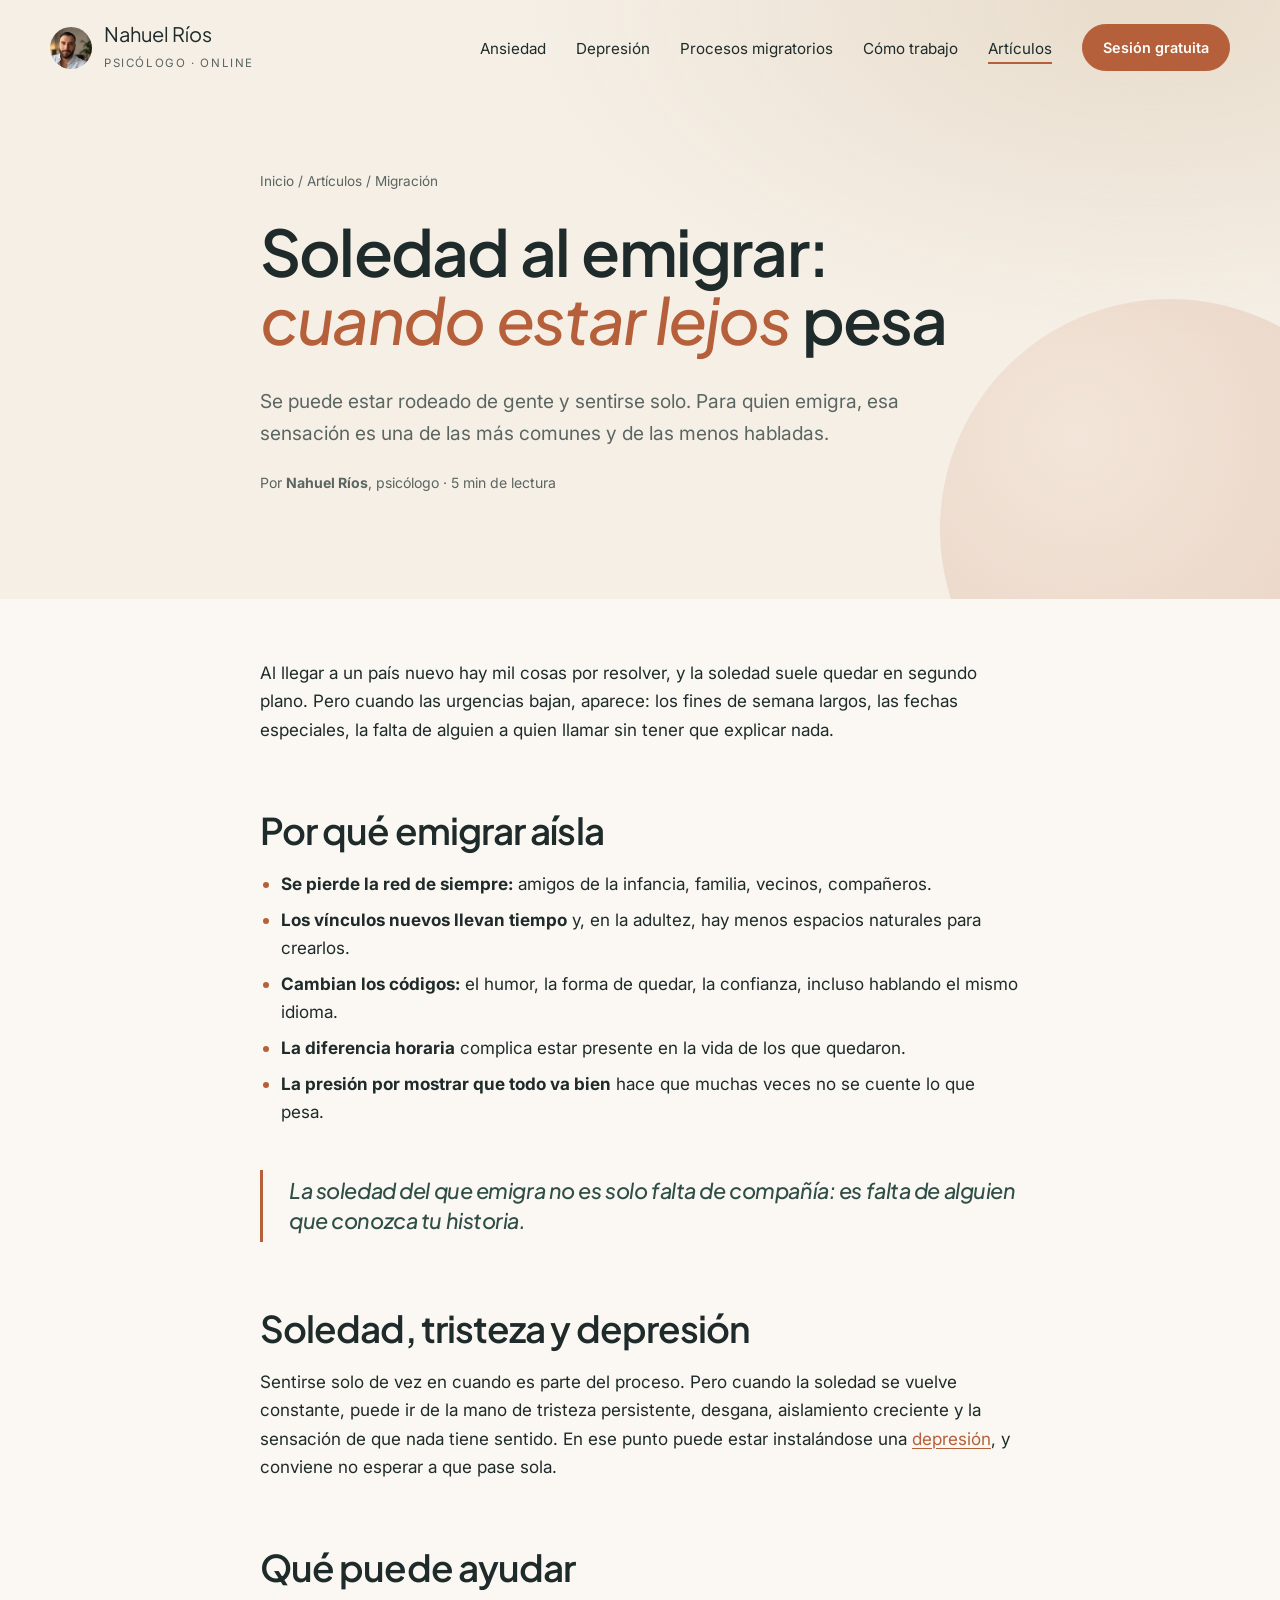
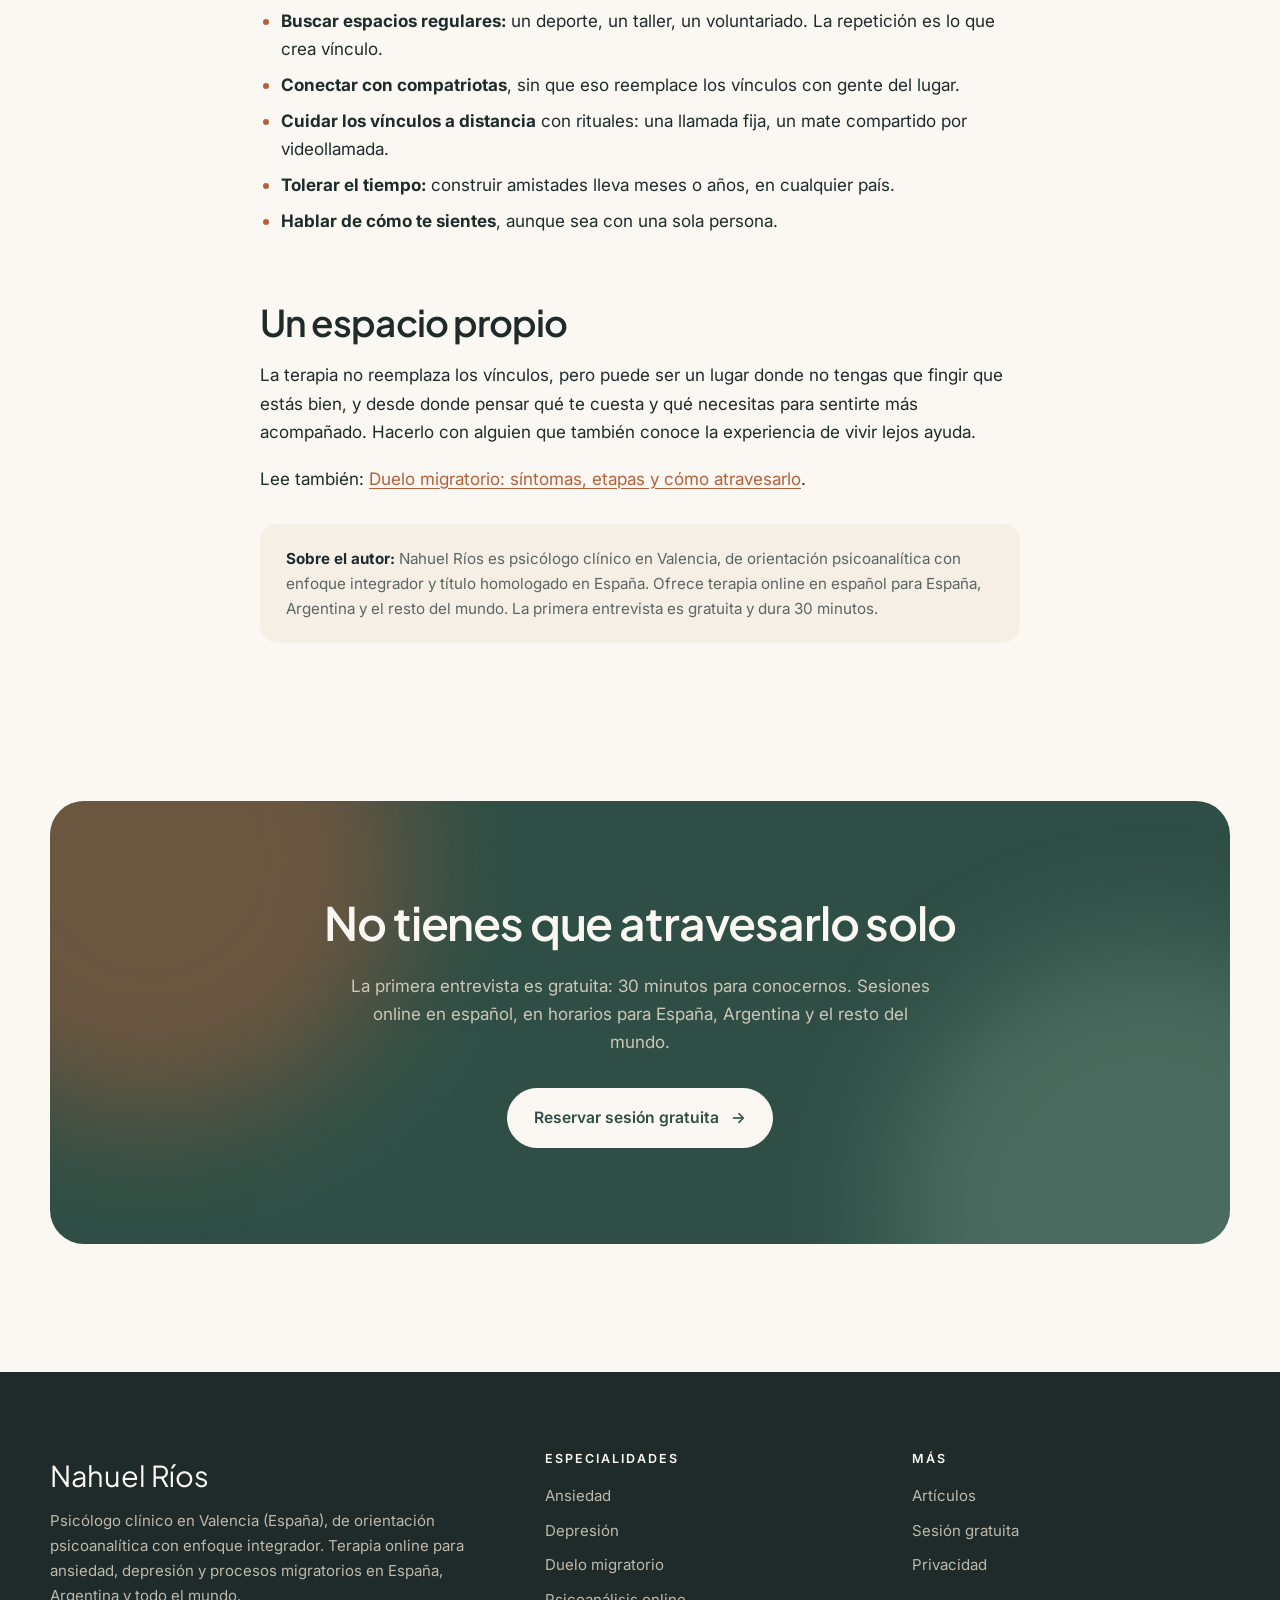
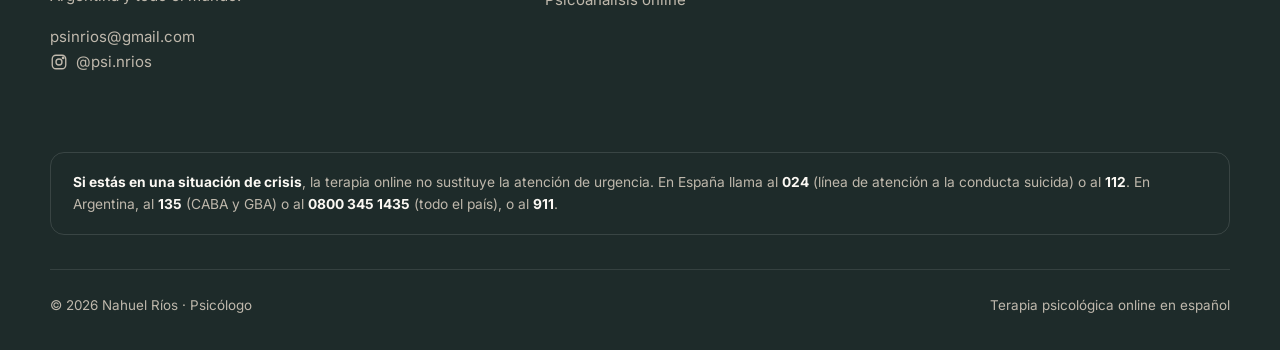
<file: blog/soledad-al-emigrar.html>
<!doctype html>
<html lang="es">
<head>
<meta charset="utf-8">
<meta name="viewport" content="width=device-width, initial-scale=1">
<title>Soledad al emigrar: cuando estar lejos pesa | Nahuel Ríos</title>
<meta name="description" content="Por qué la soledad es tan frecuente al emigrar, cómo se relaciona con la tristeza y la depresión, y qué ayuda a construir vínculos en un nuevo país.">
<link rel="canonical" href="https://nahuel-rios.github.io/Psicologo/blog/soledad-al-emigrar.html">
<meta name="robots" content="index, follow, max-image-preview:large">
<meta name="theme-color" content="#2F4F46">
<meta property="og:type" content="article">
<meta property="og:locale" content="es_ES">
<meta property="og:site_name" content="Nahuel Ríos · Psicólogo">
<meta property="og:title" content="Soledad al emigrar: cuando estar lejos pesa">
<meta property="og:description" content="Por qué la soledad es tan frecuente al emigrar, cómo se relaciona con la tristeza y la depresión, y qué ayuda a construir vínculos en un nuevo país.">
<meta property="og:url" content="https://nahuel-rios.github.io/Psicologo/blog/soledad-al-emigrar.html">
<meta property="og:image" content="https://nahuel-rios.github.io/Psicologo/img/nahuel-rios-og.jpg">
<meta name="twitter:card" content="summary_large_image">
<link rel="icon" href="../favicon.svg" type="image/svg+xml">
<link rel="preconnect" href="https://fonts.googleapis.com">
<link rel="preconnect" href="https://fonts.gstatic.com" crossorigin>
<link href="https://fonts.googleapis.com/css2?family=Plus+Jakarta+Sans:ital,wght@0,400..700;1,400..700&family=Inter:wght@400;500;600&display=swap" rel="stylesheet">
<link rel="stylesheet" href="../css/styles.css?v=3">
<script type="application/ld+json">
{
  "@context": "https://schema.org",
  "@graph": [
    {
      "@type": "BlogPosting",
      "headline": "Soledad al emigrar: cuando estar lejos pesa",
      "description": "Por qué la soledad es tan frecuente al emigrar, cómo se relaciona con la tristeza y la depresión, y qué ayuda a construir vínculos en un nuevo país.",
      "image": "https://nahuel-rios.github.io/Psicologo/img/nahuel-rios-og.jpg",
      "datePublished": "2026-10-17",
      "dateModified": "2026-10-17",
      "inLanguage": "es",
      "author": { "@type": "Person", "@id": "https://nahuel-rios.github.io/Psicologo/#nahuel", "name": "Nahuel Ríos", "url": "https://nahuel-rios.github.io/Psicologo/" },
      "publisher": { "@type": "Person", "@id": "https://nahuel-rios.github.io/Psicologo/#nahuel", "name": "Nahuel Ríos" },
      "mainEntityOfPage": "https://nahuel-rios.github.io/Psicologo/blog/soledad-al-emigrar.html"
    },
    {
      "@type": "BreadcrumbList",
      "itemListElement": [
        { "@type": "ListItem", "position": 1, "name": "Inicio", "item": "https://nahuel-rios.github.io/Psicologo/" },
        { "@type": "ListItem", "position": 2, "name": "Artículos", "item": "https://nahuel-rios.github.io/Psicologo/blog/" },
        { "@type": "ListItem", "position": 3, "name": "Soledad al emigrar: cuando estar lejos pesa", "item": "https://nahuel-rios.github.io/Psicologo/blog/soledad-al-emigrar.html" }
      ]
    }
  ]
}
</script>
</head>
<body>
<a class="skip" href="#main">Saltar al contenido</a>
<div class="read-progress" aria-hidden="true"></div>
<header class="site-header">
  <nav class="wrap nav" aria-label="Principal">
    <a class="brand" href="../" aria-label="Nahuel Ríos, psicólogo — inicio">
      <img src="../img/nahuel-rios-avatar.jpg" alt="" width="42" height="42">
      <span><span class="brand-name">Nahuel Ríos</span><span class="brand-sub">Psicólogo · Online</span></span>
    </a>
    <button class="menu-toggle" aria-label="Abrir menú" aria-expanded="false" aria-controls="menu"><span></span></button>
    <ul class="nav-links" id="menu">
      <li><a href="../ansiedad.html">Ansiedad</a></li>
      <li><a href="../depresion.html">Depresión</a></li>
      <li><a href="../duelo-migratorio.html">Procesos migratorios</a></li>
      <li><a href="../psicoanalisis-online.html">Cómo trabajo</a></li>
      <li><a href="./" aria-current="page">Artículos</a></li>
      <li><a class="btn" href="https://cal.com/psirios/primerasesion?user=psirios" target="_blank" rel="noopener">Sesión gratuita</a></li>
    </ul>
  </nav>
</header>

<main id="main">
  <section class="page-hero">
    <span class="orb" aria-hidden="true"></span>
    <div class="narrow">
      <p class="crumbs"><a href="../">Inicio</a> / <a href="./">Artículos</a> / Migración</p>
      <h1>Soledad al emigrar: <em>cuando estar lejos</em> pesa</h1>
      <p class="lead">Se puede estar rodeado de gente y sentirse solo. Para quien emigra, esa sensación es una de las más comunes y de las menos habladas.</p>
      <p class="meta" style="margin-top:20px">Por <strong>Nahuel Ríos</strong>, psicólogo · 5 min de lectura</p>
    </div>
  </section>

  <section class="section" style="padding-top:60px">
    <article class="narrow prose" data-article>
      <div class="reveal">
        <p>Al llegar a un país nuevo hay mil cosas por resolver, y la soledad suele quedar en segundo plano. Pero cuando las urgencias bajan, aparece: los fines de semana largos, las fechas especiales, la falta de alguien a quien llamar sin tener que explicar nada.</p>
      </div>

      <h2 class="reveal">Por qué emigrar aísla</h2>
      <div class="reveal">
        <ul>
          <li><strong>Se pierde la red de siempre:</strong> amigos de la infancia, familia, vecinos, compañeros.</li>
          <li><strong>Los vínculos nuevos llevan tiempo</strong> y, en la adultez, hay menos espacios naturales para crearlos.</li>
          <li><strong>Cambian los códigos:</strong> el humor, la forma de quedar, la confianza, incluso hablando el mismo idioma.</li>
          <li><strong>La diferencia horaria</strong> complica estar presente en la vida de los que quedaron.</li>
          <li><strong>La presión por mostrar que todo va bien</strong> hace que muchas veces no se cuente lo que pesa.</li>
        </ul>
      </div>

      <blockquote class="reveal">La soledad del que emigra no es solo falta de compañía: es falta de alguien que conozca tu historia.</blockquote>

      <h2 class="reveal">Soledad, tristeza y depresión</h2>
      <div class="reveal">
        <p>Sentirse solo de vez en cuando es parte del proceso. Pero cuando la soledad se vuelve constante, puede ir de la mano de tristeza persistente, desgana, aislamiento creciente y la sensación de que nada tiene sentido. En ese punto puede estar instalándose una <a href="../depresion.html">depresión</a>, y conviene no esperar a que pase sola.</p>
      </div>

      <h2 class="reveal">Qué puede ayudar</h2>
      <div class="reveal">
        <ul>
          <li><strong>Buscar espacios regulares:</strong> un deporte, un taller, un voluntariado. La repetición es lo que crea vínculo.</li>
          <li><strong>Conectar con compatriotas</strong>, sin que eso reemplace los vínculos con gente del lugar.</li>
          <li><strong>Cuidar los vínculos a distancia</strong> con rituales: una llamada fija, un mate compartido por videollamada.</li>
          <li><strong>Tolerar el tiempo:</strong> construir amistades lleva meses o años, en cualquier país.</li>
          <li><strong>Hablar de cómo te sientes</strong>, aunque sea con una sola persona.</li>
        </ul>
      </div>

      <h2 class="reveal">Un espacio propio</h2>
      <div class="reveal">
        <p>La terapia no reemplaza los vínculos, pero puede ser un lugar donde no tengas que fingir que estás bien, y desde donde pensar qué te cuesta y qué necesitas para sentirte más acompañado. Hacerlo con alguien que también conoce la experiencia de vivir lejos ayuda.</p>
        <p>Lee también: <a href="duelo-migratorio-sintomas-y-etapas.html">Duelo migratorio: síntomas, etapas y cómo atravesarlo</a>.</p>
      </div>
      <div class="note reveal"><strong>Sobre el autor:</strong> Nahuel Ríos es psicólogo clínico en Valencia, de orientación psicoanalítica con enfoque integrador y título homologado en España. Ofrece terapia online en español para España, Argentina y el resto del mundo. La primera entrevista es gratuita y dura 30 minutos.</div>
    </article>
  </section>

  <section class="section" style="padding-top:0">
    <div class="wrap">
      <div class="cta reveal reveal--scale">
        <span class="glow glow--1" aria-hidden="true"></span><span class="glow glow--2" aria-hidden="true"></span>
        <h2>No tienes que atravesarlo solo</h2>
        <p>La primera entrevista es gratuita: 30 minutos para conocernos. Sesiones online en español, en horarios para España, Argentina y el resto del mundo.</p>
        <div class="btn-row"><a class="btn btn--light" href="https://cal.com/psirios/primerasesion?user=psirios" target="_blank" rel="noopener">Reservar sesión gratuita <span class="arrow" aria-hidden="true">→</span></a></div>
      </div>
    </div>
  </section>
</main>

<footer class="site-footer">
  <div class="wrap">
    <div class="footer-grid">
      <div>
        <p class="footer-brand">Nahuel Ríos</p>
        <p>Psicólogo clínico en Valencia (España), de orientación psicoanalítica con enfoque integrador. Terapia online para ansiedad, depresión y procesos migratorios en España, Argentina y todo el mundo.</p>
        <p><a href="mailto:psinrios@gmail.com">psinrios@gmail.com</a><br><a class="social" href="https://www.instagram.com/psi.nrios/" target="_blank" rel="noopener"><svg width="18" height="18" viewBox="0 0 24 24" fill="none" stroke="currentColor" stroke-width="1.8" aria-hidden="true"><rect x="3" y="3" width="18" height="18" rx="5"/><circle cx="12" cy="12" r="4"/><circle cx="17.5" cy="6.5" r="1" fill="currentColor"/></svg> @psi.nrios</a></p>
      </div>
      <div>
        <h4>Especialidades</h4>
        <ul>
          <li><a href="../ansiedad.html">Ansiedad</a></li>
          <li><a href="../depresion.html">Depresión</a></li>
          <li><a href="../duelo-migratorio.html">Duelo migratorio</a></li>
          <li><a href="../psicoanalisis-online.html">Psicoanálisis online</a></li>
        </ul>
      </div>
      <div>
        <h4>Más</h4>
        <ul>
          <li><a href="./">Artículos</a></li>
          <li><a href="https://cal.com/psirios/primerasesion?user=psirios" target="_blank" rel="noopener">Sesión gratuita</a></li>
          <li><a href="../privacidad.html">Privacidad</a></li>
        </ul>
      </div>
    </div>
    <p class="crisis"><strong>Si estás en una situación de crisis</strong>, la terapia online no sustituye la atención de urgencia. En España llama al <strong>024</strong> (línea de atención a la conducta suicida) o al <strong>112</strong>. En Argentina, al <strong>135</strong> (CABA y GBA) o al <strong>0800 345 1435</strong> (todo el país), o al <strong>911</strong>.</p>
    <div class="footer-bottom">
      <span>© <span id="year">2026</span> Nahuel Ríos · Psicólogo</span>
      <span>Terapia psicológica online en español</span>
    </div>
  </div>
</footer>

<a class="btn fab" href="https://cal.com/psirios/primerasesion?user=psirios" target="_blank" rel="noopener">Sesión gratuita <span class="arrow" aria-hidden="true">→</span></a>
<script src="../js/main.js?v=3" defer></script>
</body>
</html>
</file>
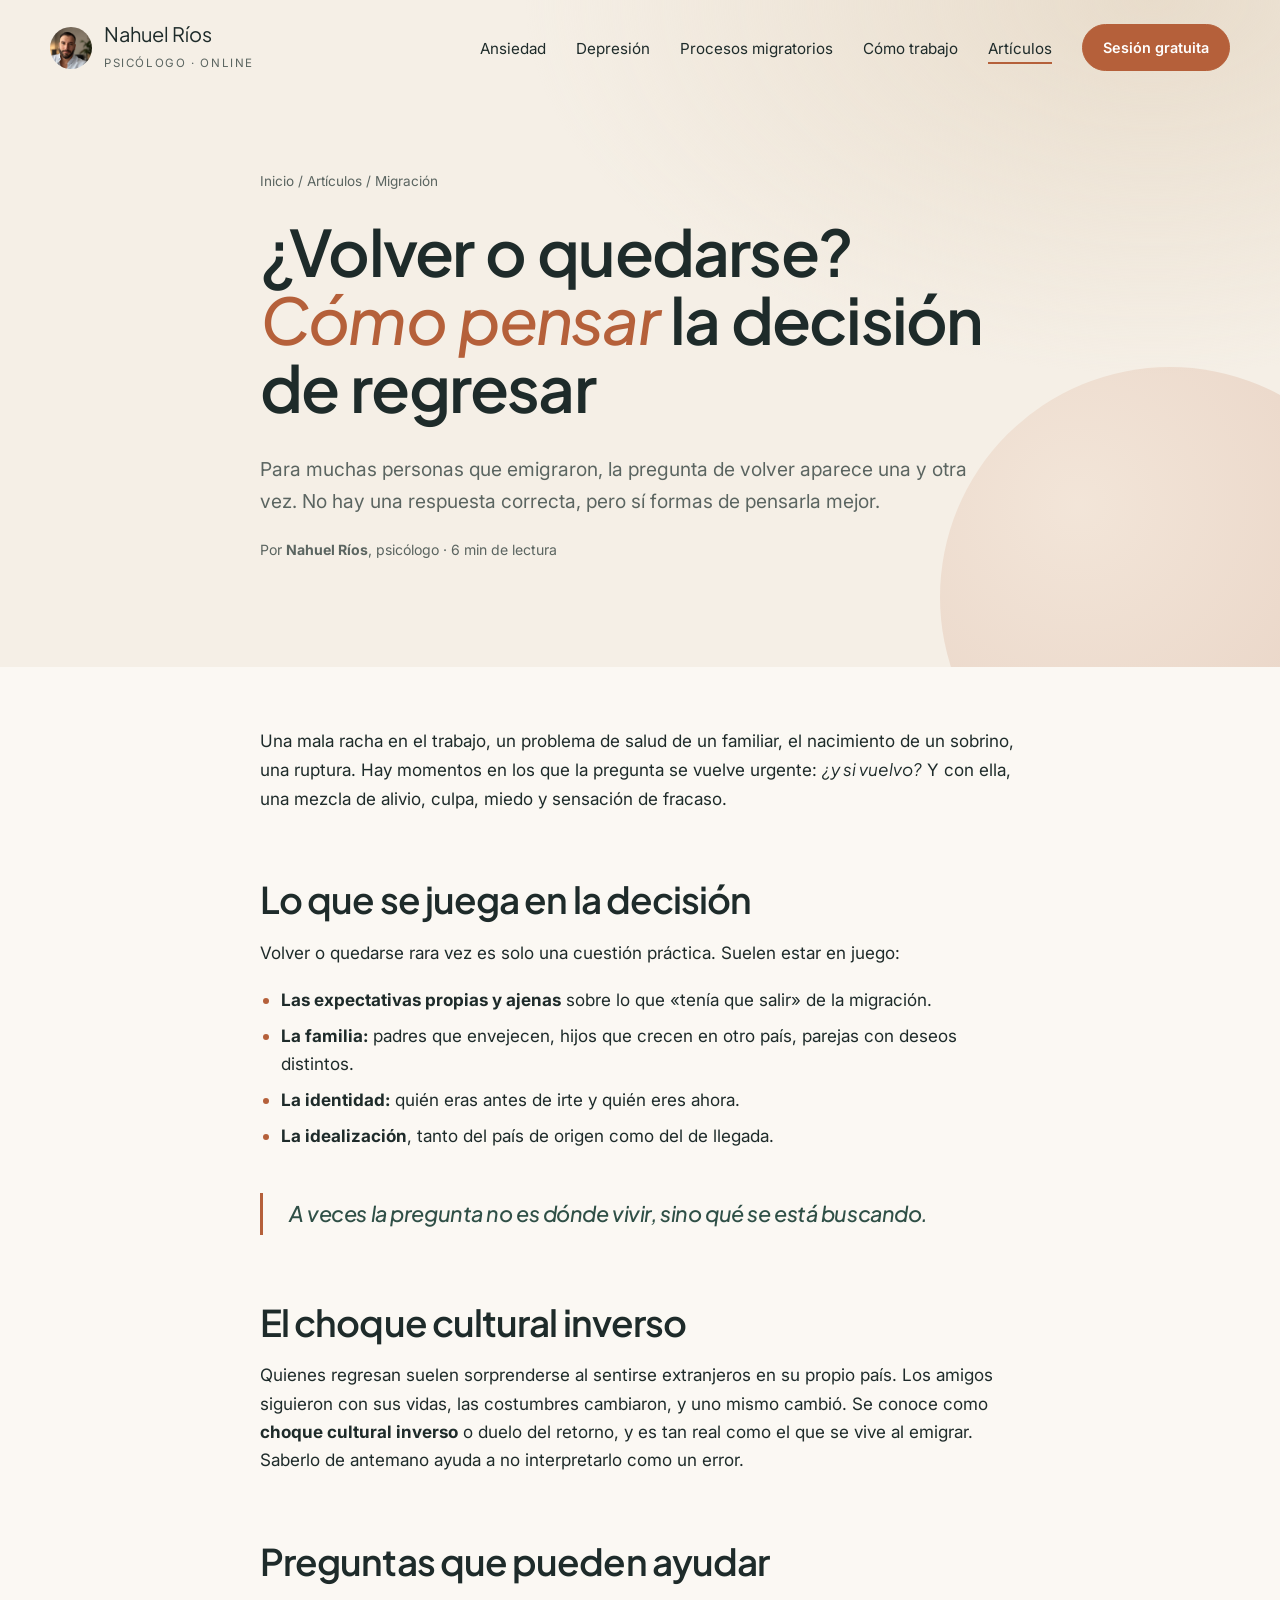
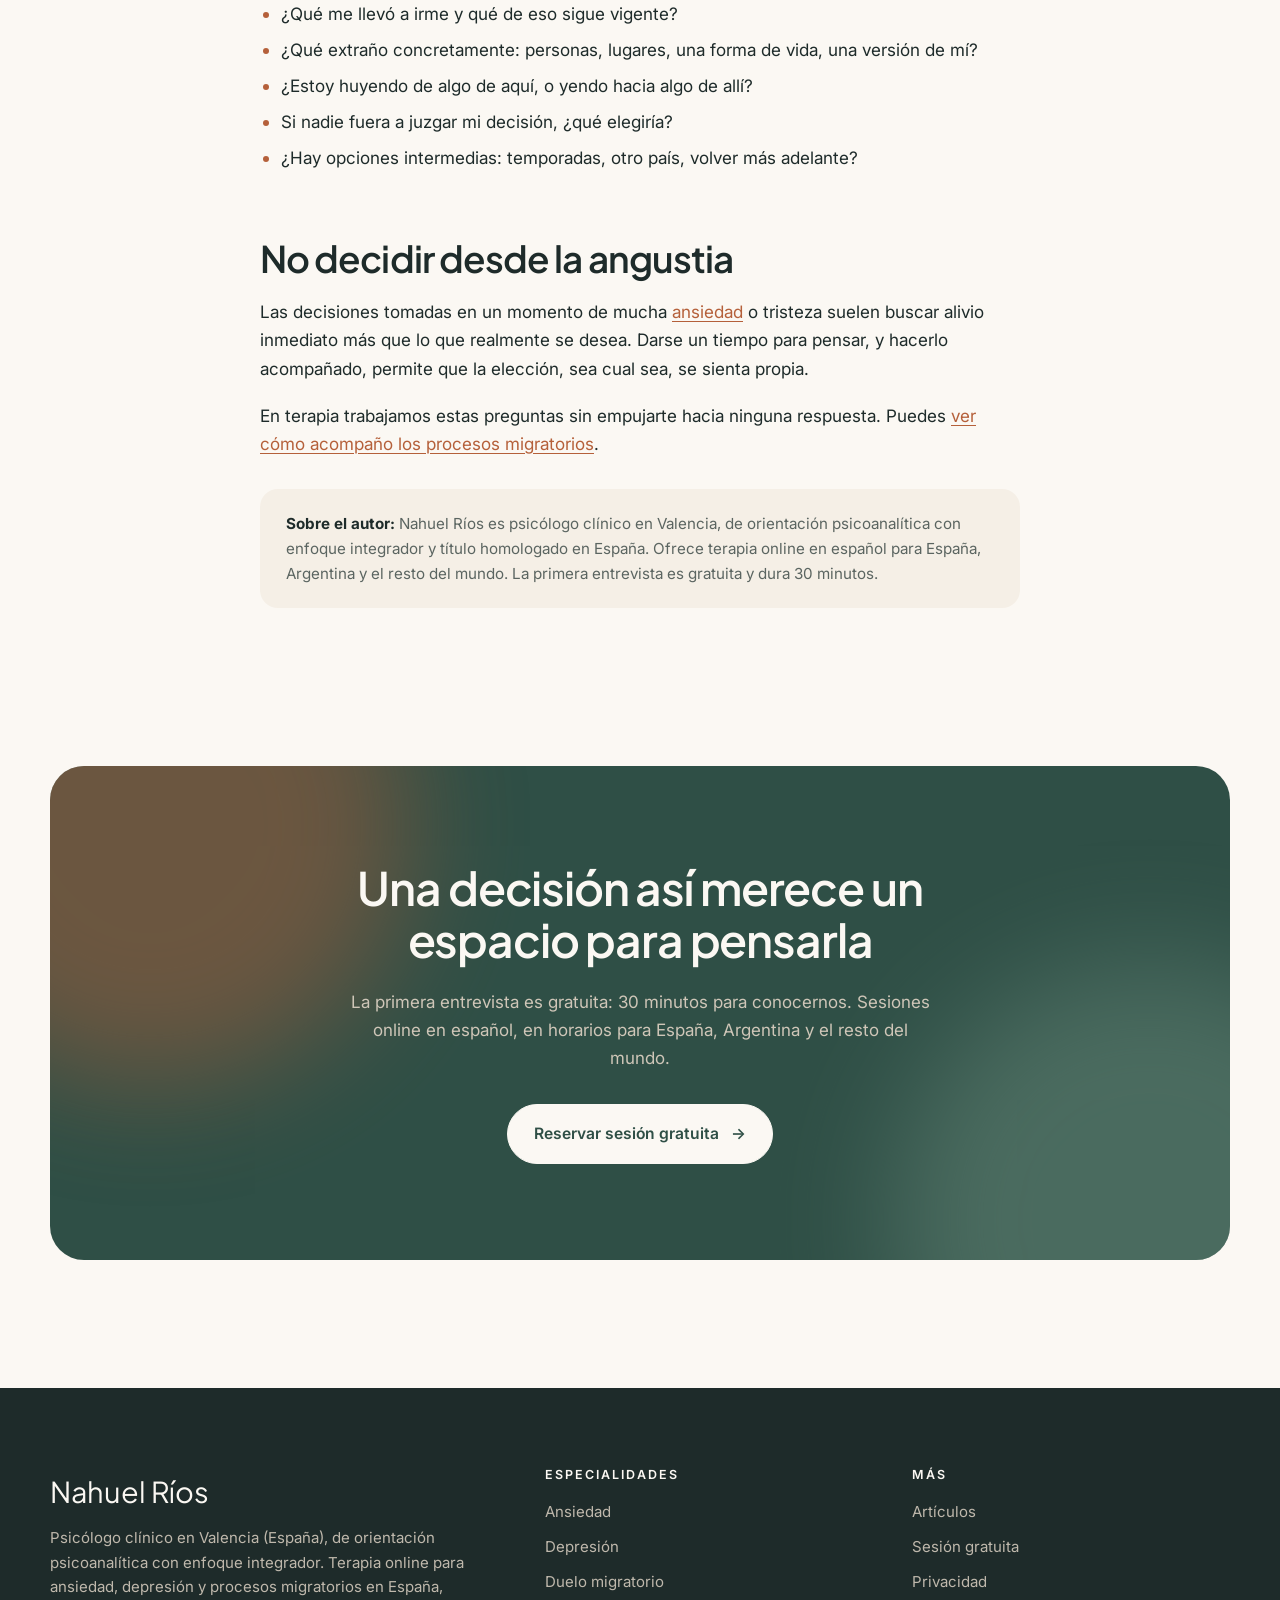
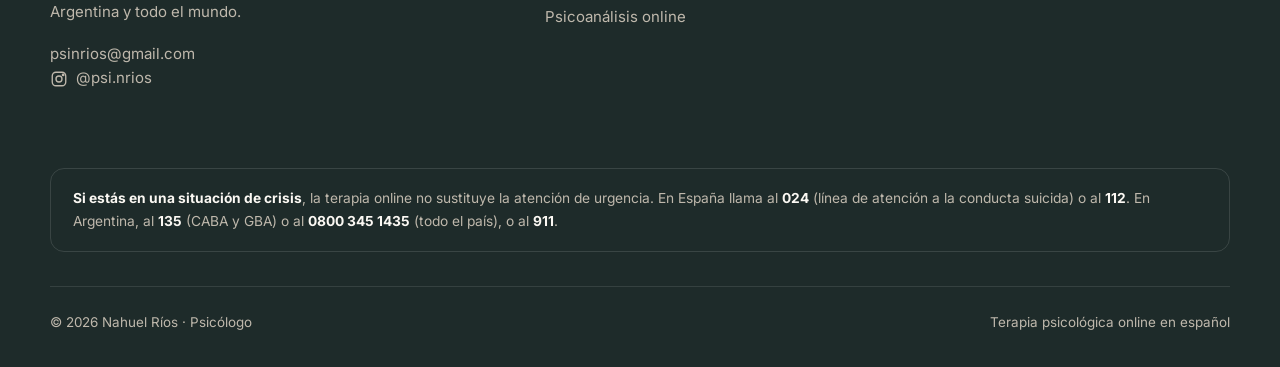
<file: blog/volver-o-quedarse.html>
<!doctype html>
<html lang="es">
<head>
<meta charset="utf-8">
<meta name="viewport" content="width=device-width, initial-scale=1">
<title>¿Volver o quedarse? Cómo pensar la decisión de regresar | Nahuel Ríos</title>
<meta name="description" content="La duda entre volver al país de origen o quedarse: qué se juega en esa decisión, el choque cultural inverso y cómo pensarla con más claridad.">
<link rel="canonical" href="https://nahuel-rios.github.io/Psicologo/blog/volver-o-quedarse.html">
<meta name="robots" content="index, follow, max-image-preview:large">
<meta name="theme-color" content="#2F4F46">
<meta property="og:type" content="article">
<meta property="og:locale" content="es_ES">
<meta property="og:site_name" content="Nahuel Ríos · Psicólogo">
<meta property="og:title" content="¿Volver o quedarse? Cómo pensar la decisión de regresar">
<meta property="og:description" content="La duda entre volver al país de origen o quedarse: qué se juega en esa decisión, el choque cultural inverso y cómo pensarla con más claridad.">
<meta property="og:url" content="https://nahuel-rios.github.io/Psicologo/blog/volver-o-quedarse.html">
<meta property="og:image" content="https://nahuel-rios.github.io/Psicologo/img/nahuel-rios-og.jpg">
<meta name="twitter:card" content="summary_large_image">
<link rel="icon" href="../favicon.svg" type="image/svg+xml">
<link rel="preconnect" href="https://fonts.googleapis.com">
<link rel="preconnect" href="https://fonts.gstatic.com" crossorigin>
<link href="https://fonts.googleapis.com/css2?family=Plus+Jakarta+Sans:ital,wght@0,400..700;1,400..700&family=Inter:wght@400;500;600&display=swap" rel="stylesheet">
<link rel="stylesheet" href="../css/styles.css?v=3">
<script type="application/ld+json">
{
  "@context": "https://schema.org",
  "@graph": [
    {
      "@type": "BlogPosting",
      "headline": "¿Volver o quedarse? Cómo pensar la decisión de regresar",
      "description": "La duda entre volver al país de origen o quedarse: qué se juega en esa decisión, el choque cultural inverso y cómo pensarla con más claridad.",
      "image": "https://nahuel-rios.github.io/Psicologo/img/nahuel-rios-og.jpg",
      "datePublished": "2026-10-17",
      "dateModified": "2026-10-17",
      "inLanguage": "es",
      "author": { "@type": "Person", "@id": "https://nahuel-rios.github.io/Psicologo/#nahuel", "name": "Nahuel Ríos", "url": "https://nahuel-rios.github.io/Psicologo/" },
      "publisher": { "@type": "Person", "@id": "https://nahuel-rios.github.io/Psicologo/#nahuel", "name": "Nahuel Ríos" },
      "mainEntityOfPage": "https://nahuel-rios.github.io/Psicologo/blog/volver-o-quedarse.html"
    },
    {
      "@type": "BreadcrumbList",
      "itemListElement": [
        { "@type": "ListItem", "position": 1, "name": "Inicio", "item": "https://nahuel-rios.github.io/Psicologo/" },
        { "@type": "ListItem", "position": 2, "name": "Artículos", "item": "https://nahuel-rios.github.io/Psicologo/blog/" },
        { "@type": "ListItem", "position": 3, "name": "¿Volver o quedarse? Cómo pensar la decisión de regresar", "item": "https://nahuel-rios.github.io/Psicologo/blog/volver-o-quedarse.html" }
      ]
    }
  ]
}
</script>
</head>
<body>
<a class="skip" href="#main">Saltar al contenido</a>
<div class="read-progress" aria-hidden="true"></div>
<header class="site-header">
  <nav class="wrap nav" aria-label="Principal">
    <a class="brand" href="../" aria-label="Nahuel Ríos, psicólogo — inicio">
      <img src="../img/nahuel-rios-avatar.jpg" alt="" width="42" height="42">
      <span><span class="brand-name">Nahuel Ríos</span><span class="brand-sub">Psicólogo · Online</span></span>
    </a>
    <button class="menu-toggle" aria-label="Abrir menú" aria-expanded="false" aria-controls="menu"><span></span></button>
    <ul class="nav-links" id="menu">
      <li><a href="../ansiedad.html">Ansiedad</a></li>
      <li><a href="../depresion.html">Depresión</a></li>
      <li><a href="../duelo-migratorio.html">Procesos migratorios</a></li>
      <li><a href="../psicoanalisis-online.html">Cómo trabajo</a></li>
      <li><a href="./" aria-current="page">Artículos</a></li>
      <li><a class="btn" href="https://cal.com/psirios/primerasesion?user=psirios" target="_blank" rel="noopener">Sesión gratuita</a></li>
    </ul>
  </nav>
</header>

<main id="main">
  <section class="page-hero">
    <span class="orb" aria-hidden="true"></span>
    <div class="narrow">
      <p class="crumbs"><a href="../">Inicio</a> / <a href="./">Artículos</a> / Migración</p>
      <h1>¿Volver o quedarse? <em>Cómo pensar</em> la decisión de regresar</h1>
      <p class="lead">Para muchas personas que emigraron, la pregunta de volver aparece una y otra vez. No hay una respuesta correcta, pero sí formas de pensarla mejor.</p>
      <p class="meta" style="margin-top:20px">Por <strong>Nahuel Ríos</strong>, psicólogo · 6 min de lectura</p>
    </div>
  </section>

  <section class="section" style="padding-top:60px">
    <article class="narrow prose" data-article>
      <div class="reveal">
        <p>Una mala racha en el trabajo, un problema de salud de un familiar, el nacimiento de un sobrino, una ruptura. Hay momentos en los que la pregunta se vuelve urgente: <em>¿y si vuelvo?</em> Y con ella, una mezcla de alivio, culpa, miedo y sensación de fracaso.</p>
      </div>

      <h2 class="reveal">Lo que se juega en la decisión</h2>
      <div class="reveal">
        <p>Volver o quedarse rara vez es solo una cuestión práctica. Suelen estar en juego:</p>
        <ul>
          <li><strong>Las expectativas propias y ajenas</strong> sobre lo que «tenía que salir» de la migración.</li>
          <li><strong>La familia:</strong> padres que envejecen, hijos que crecen en otro país, parejas con deseos distintos.</li>
          <li><strong>La identidad:</strong> quién eras antes de irte y quién eres ahora.</li>
          <li><strong>La idealización</strong>, tanto del país de origen como del de llegada.</li>
        </ul>
      </div>

      <blockquote class="reveal">A veces la pregunta no es dónde vivir, sino qué se está buscando.</blockquote>

      <h2 class="reveal">El choque cultural inverso</h2>
      <div class="reveal">
        <p>Quienes regresan suelen sorprenderse al sentirse extranjeros en su propio país. Los amigos siguieron con sus vidas, las costumbres cambiaron, y uno mismo cambió. Se conoce como <strong>choque cultural inverso</strong> o duelo del retorno, y es tan real como el que se vive al emigrar. Saberlo de antemano ayuda a no interpretarlo como un error.</p>
      </div>

      <h2 class="reveal">Preguntas que pueden ayudar</h2>
      <div class="reveal">
        <ul>
          <li>¿Qué me llevó a irme y qué de eso sigue vigente?</li>
          <li>¿Qué extraño concretamente: personas, lugares, una forma de vida, una versión de mí?</li>
          <li>¿Estoy huyendo de algo de aquí, o yendo hacia algo de allí?</li>
          <li>Si nadie fuera a juzgar mi decisión, ¿qué elegiría?</li>
          <li>¿Hay opciones intermedias: temporadas, otro país, volver más adelante?</li>
        </ul>
      </div>

      <h2 class="reveal">No decidir desde la angustia</h2>
      <div class="reveal">
        <p>Las decisiones tomadas en un momento de mucha <a href="ansiedad-al-emigrar.html">ansiedad</a> o tristeza suelen buscar alivio inmediato más que lo que realmente se desea. Darse un tiempo para pensar, y hacerlo acompañado, permite que la elección, sea cual sea, se sienta propia.</p>
        <p>En terapia trabajamos estas preguntas sin empujarte hacia ninguna respuesta. Puedes <a href="../duelo-migratorio.html">ver cómo acompaño los procesos migratorios</a>.</p>
      </div>
      <div class="note reveal"><strong>Sobre el autor:</strong> Nahuel Ríos es psicólogo clínico en Valencia, de orientación psicoanalítica con enfoque integrador y título homologado en España. Ofrece terapia online en español para España, Argentina y el resto del mundo. La primera entrevista es gratuita y dura 30 minutos.</div>
    </article>
  </section>

  <section class="section" style="padding-top:0">
    <div class="wrap">
      <div class="cta reveal reveal--scale">
        <span class="glow glow--1" aria-hidden="true"></span><span class="glow glow--2" aria-hidden="true"></span>
        <h2>Una decisión así merece un espacio para pensarla</h2>
        <p>La primera entrevista es gratuita: 30 minutos para conocernos. Sesiones online en español, en horarios para España, Argentina y el resto del mundo.</p>
        <div class="btn-row"><a class="btn btn--light" href="https://cal.com/psirios/primerasesion?user=psirios" target="_blank" rel="noopener">Reservar sesión gratuita <span class="arrow" aria-hidden="true">→</span></a></div>
      </div>
    </div>
  </section>
</main>

<footer class="site-footer">
  <div class="wrap">
    <div class="footer-grid">
      <div>
        <p class="footer-brand">Nahuel Ríos</p>
        <p>Psicólogo clínico en Valencia (España), de orientación psicoanalítica con enfoque integrador. Terapia online para ansiedad, depresión y procesos migratorios en España, Argentina y todo el mundo.</p>
        <p><a href="mailto:psinrios@gmail.com">psinrios@gmail.com</a><br><a class="social" href="https://www.instagram.com/psi.nrios/" target="_blank" rel="noopener"><svg width="18" height="18" viewBox="0 0 24 24" fill="none" stroke="currentColor" stroke-width="1.8" aria-hidden="true"><rect x="3" y="3" width="18" height="18" rx="5"/><circle cx="12" cy="12" r="4"/><circle cx="17.5" cy="6.5" r="1" fill="currentColor"/></svg> @psi.nrios</a></p>
      </div>
      <div>
        <h4>Especialidades</h4>
        <ul>
          <li><a href="../ansiedad.html">Ansiedad</a></li>
          <li><a href="../depresion.html">Depresión</a></li>
          <li><a href="../duelo-migratorio.html">Duelo migratorio</a></li>
          <li><a href="../psicoanalisis-online.html">Psicoanálisis online</a></li>
        </ul>
      </div>
      <div>
        <h4>Más</h4>
        <ul>
          <li><a href="./">Artículos</a></li>
          <li><a href="https://cal.com/psirios/primerasesion?user=psirios" target="_blank" rel="noopener">Sesión gratuita</a></li>
          <li><a href="../privacidad.html">Privacidad</a></li>
        </ul>
      </div>
    </div>
    <p class="crisis"><strong>Si estás en una situación de crisis</strong>, la terapia online no sustituye la atención de urgencia. En España llama al <strong>024</strong> (línea de atención a la conducta suicida) o al <strong>112</strong>. En Argentina, al <strong>135</strong> (CABA y GBA) o al <strong>0800 345 1435</strong> (todo el país), o al <strong>911</strong>.</p>
    <div class="footer-bottom">
      <span>© <span id="year">2026</span> Nahuel Ríos · Psicólogo</span>
      <span>Terapia psicológica online en español</span>
    </div>
  </div>
</footer>

<a class="btn fab" href="https://cal.com/psirios/primerasesion?user=psirios" target="_blank" rel="noopener">Sesión gratuita <span class="arrow" aria-hidden="true">→</span></a>
<script src="../js/main.js?v=3" defer></script>
</body>
</html>
</file>
<file: css/styles.css>
/* ==========================================================
   Nahuel Ríos · Psicólogo — estilos
   ========================================================== */
:root {
  --cream: #F5EFE6;
  --paper: #FBF8F3;
  --sand: #E8DCCB;
  --sand-2: #D9C8B0;
  --ink: #1E2B2A;
  --green: #2F4F46;
  --green-2: #3E6559;
  --terra: #B5603A;
  --terra-2: #9C4E2C;
  --muted: #5B6561;
  --line: rgba(30, 43, 42, .12);
  --shadow: 0 1px 2px rgba(30,43,42,.04), 0 12px 32px -12px rgba(30,43,42,.18);
  --radius: 22px;
  --serif: "Plus Jakarta Sans", system-ui, -apple-system, "Segoe UI", sans-serif;
  --sans: "Inter", system-ui, -apple-system, "Segoe UI", Roboto, sans-serif;
  --ease: cubic-bezier(.22, .8, .2, 1);
  --wrap: 1180px;
}

*, *::before, *::after { box-sizing: border-box; }
html { scroll-behavior: smooth; -webkit-text-size-adjust: 100%; }
body {
  margin: 0;
  font-family: var(--sans);
  font-size: 17px;
  line-height: 1.65;
  color: var(--ink);
  background: var(--paper);
  -webkit-font-smoothing: antialiased;
  overflow-x: hidden;
}
img { max-width: 100%; height: auto; display: block; }
a { color: inherit; }
h1, h2, h3, h4 { font-family: var(--serif); font-weight: 600; line-height: 1.12; margin: 0 0 .5em; letter-spacing: -.03em; }
h1 { font-size: clamp(2.4rem, 5.2vw, 4.3rem); line-height: 1.06; letter-spacing: -.028em; word-spacing: .04em; }
h2 { font-size: clamp(1.9rem, 3.6vw, 2.9rem); letter-spacing: -.025em; }
h3 { font-size: 1.35rem; letter-spacing: -.02em; }
h1 em, h2 em { font-weight: 500; }
p { margin: 0 0 1.1em; }
em, .it { font-style: italic; font-family: var(--serif); }
::selection { background: var(--terra); color: #fff; }

.wrap { width: min(var(--wrap), 100% - 40px); margin-inline: auto; }
.narrow { width: min(760px, 100% - 40px); margin-inline: auto; }
.section { padding: clamp(72px, 10vw, 130px) 0; position: relative; }
.section--cream { background: var(--cream); }
.section--green { background: var(--green); color: #EEE7DC; }
.section--green h2, .section--green h3 { color: #FBF8F3; }
.eyebrow {
  display: inline-flex; align-items: center; gap: 10px;
  font-size: .78rem; font-weight: 600; letter-spacing: .16em; text-transform: uppercase;
  color: var(--terra); margin-bottom: 18px;
}
.eyebrow::before { content: ""; width: 28px; height: 2px; background: currentColor; }
.section--green .eyebrow { color: #E9A47F; }
.lead { font-size: 1.2rem; color: var(--muted); max-width: 60ch; }
.section--green .lead { color: #CFC6B8; }
.skip { position: absolute; left: -999px; top: 8px; background: var(--ink); color: #fff; padding: 8px 14px; border-radius: 8px; z-index: 100; }
.skip:focus { left: 8px; }
:focus-visible { outline: 3px solid var(--terra); outline-offset: 3px; border-radius: 6px; }

/* ---------- Botones ---------- */
.btn {
  --bg: var(--terra); --fg: #fff;
  display: inline-flex; align-items: center; gap: 12px;
  padding: 16px 26px; border-radius: 999px;
  background: var(--bg); color: var(--fg);
  font-weight: 600; font-size: .98rem; text-decoration: none;
  border: 1.5px solid var(--bg);
  position: relative; overflow: hidden; isolation: isolate;
  transition: transform .35s var(--ease), box-shadow .35s var(--ease), color .35s;
}
.btn::before {
  content: ""; position: absolute; inset: 0; z-index: -1;
  background: var(--terra-2); transform: translateY(101%);
  transition: transform .45s var(--ease);
}
.btn:hover::before { transform: translateY(0); }
.btn:hover { transform: translateY(-2px); box-shadow: 0 14px 30px -12px rgba(181,96,58,.6); }
.btn .arrow { transition: transform .35s var(--ease); }
.btn:hover .arrow { transform: translateX(5px); }
.btn--ghost { --bg: transparent; --fg: var(--ink); border-color: var(--ink); }
.btn--ghost::before { background: var(--ink); }
.btn--ghost:hover { color: #fff; box-shadow: none; }
.btn--light { --bg: #FBF8F3; --fg: var(--green); }
.btn--light::before { background: #fff; }
.btn-row { display: flex; flex-wrap: wrap; gap: 14px; align-items: center; }

/* ---------- Header ---------- */
.site-header {
  position: fixed; inset: 0 0 auto 0; z-index: 50;
  transition: background .4s, box-shadow .4s, padding .4s;
  padding: 22px 0;
}
.site-header.is-scrolled {
  background: rgba(251, 248, 243, .86);
  backdrop-filter: saturate(1.4) blur(14px);
  -webkit-backdrop-filter: saturate(1.4) blur(14px);
  box-shadow: 0 1px 0 var(--line);
  padding: 12px 0;
}
.nav { display: flex; align-items: center; justify-content: space-between; gap: 24px; }
.brand { display: flex; align-items: center; gap: 12px; text-decoration: none; }
.brand img { width: 42px; height: 42px; border-radius: 50%; object-fit: cover; }
.brand-name { font-family: var(--serif); font-size: 1.25rem; line-height: 1; }
.brand-sub { display: block; font-size: .72rem; letter-spacing: .14em; text-transform: uppercase; color: var(--muted); margin-top: 4px; }
.nav-links { display: flex; align-items: center; gap: 30px; list-style: none; margin: 0; padding: 0; }
.nav-links a:not(.btn) {
  text-decoration: none; font-size: .95rem; position: relative; padding: 4px 0;
}
.nav-links a:not(.btn)::after {
  content: ""; position: absolute; left: 0; bottom: -2px; height: 1.5px; width: 100%;
  background: var(--terra); transform: scaleX(0); transform-origin: right;
  transition: transform .4s var(--ease);
}
.nav-links a:not(.btn):hover::after, .nav-links a[aria-current="page"]::after { transform: scaleX(1); transform-origin: left; }
.nav-links .btn { padding: 11px 20px; font-size: .9rem; }
.menu-toggle {
  display: none; width: 46px; height: 46px; border-radius: 50%; border: 1.5px solid var(--line);
  background: transparent; cursor: pointer; position: relative;
}
.menu-toggle span, .menu-toggle span::before, .menu-toggle span::after {
  position: absolute; left: 50%; top: 50%; width: 18px; height: 1.6px; background: var(--ink);
  transform: translate(-50%, -50%); transition: transform .35s var(--ease), background .2s;
}
.menu-toggle span::before, .menu-toggle span::after { content: ""; }
.menu-toggle span::before { transform: translate(-50%, -7px); }
.menu-toggle span::after { transform: translate(-50%, 5px); }
.menu-open .menu-toggle span { background: transparent; }
.menu-open .menu-toggle span::before { transform: translate(-50%, -1px) rotate(45deg); }
.menu-open .menu-toggle span::after { transform: translate(-50%, -1px) rotate(-45deg); }

@media (max-width: 920px) {
  .menu-toggle { display: block; z-index: 2; }
  .nav-links {
    position: fixed; inset: 0; flex-direction: column; justify-content: center; gap: 26px;
    background: var(--cream); opacity: 0; pointer-events: none;
    clip-path: circle(0 at calc(100% - 44px) 44px);
    transition: clip-path .7s var(--ease), opacity .3s;
  }
  .nav-links a:not(.btn) { font-family: var(--serif); font-size: 1.8rem; }
  .menu-open .nav-links { opacity: 1; pointer-events: auto; clip-path: circle(150% at calc(100% - 44px) 44px); }
  .menu-open { overflow: hidden; }
}

/* ---------- Hero ---------- */
.hero {
  min-height: 100svh; display: flex; align-items: center;
  padding: 130px 0 80px; position: relative; overflow: hidden;
  background:
    radial-gradient(60% 60% at 85% 20%, rgba(232,220,203,.9), transparent 70%),
    radial-gradient(50% 50% at 0% 100%, rgba(217,200,176,.45), transparent 70%),
    var(--paper);
}
.hero-grid { display: grid; grid-template-columns: 1.15fr .85fr; gap: clamp(32px, 6vw, 90px); align-items: center; }
.hero-grid > *, .split > *, .layout-aside > * { min-width: 0; }
.flag-svg { width: 30px; height: 20px; border-radius: 3px; box-shadow: 0 0 0 1px rgba(0,0,0,.08); flex: none; }
.flags { display: inline-flex; gap: 4px; }
.region .flag-svg { width: 42px; height: 28px; margin-bottom: 16px; display: block; }
.hero h1 { font-size: clamp(2.4rem, 4.7vw, 3.9rem); }
.hero h1 .line { display: block; overflow: hidden; padding-bottom: .08em; }
.hero h1 .line > span { display: inline-block; transform: translateY(110%); animation: rise 1.1s var(--ease) forwards; }
.hero h1 .line:nth-child(2) > span { animation-delay: .12s; }
.hero h1 .line:nth-child(3) > span { animation-delay: .24s; }
.hero h1 em { color: var(--terra); }
.hero .lead, .hero .btn-row, .hero .eyebrow, .hero-meta { opacity: 0; animation: fadeUp 1s var(--ease) forwards; }
.hero .eyebrow { animation-delay: .05s; }
.hero .lead { animation-delay: .45s; }
.hero .btn-row { animation-delay: .6s; margin-top: 34px; }
.hero-meta { animation-delay: .8s; display: flex; flex-wrap: wrap; gap: 10px 26px; margin-top: 40px; font-size: .9rem; color: var(--muted); }
.hero-meta span { display: inline-flex; align-items: center; gap: 8px; }
.hero-meta svg { color: var(--terra); }

.portrait { position: relative; justify-self: center; width: min(430px, 100%); }
.portrait-blob {
  position: absolute; inset: -6% -10% -4% -8%; z-index: 0;
  background: linear-gradient(140deg, var(--sand) 0%, #E7B89A 55%, var(--terra) 130%);
  border-radius: 58% 42% 50% 50% / 46% 54% 46% 54%;
  animation: morph 14s ease-in-out infinite, fadeIn 1.4s var(--ease) both;
  opacity: .85;
}
.portrait-frame {
  position: relative; z-index: 1; border-radius: 220px 220px 28px 28px; overflow: hidden;
  box-shadow: 0 40px 80px -30px rgba(30,43,42,.45);
  clip-path: inset(100% 0 0 0 round 220px 220px 28px 28px);
  animation: reveal 1.4s .2s var(--ease) forwards;
}
.portrait-frame img { width: 100%; aspect-ratio: 3/4; object-fit: cover; transform: scale(1.15); animation: settle 2s .2s var(--ease) forwards; }
.badge {
  position: absolute; z-index: 2; background: rgba(251,248,243,.94); backdrop-filter: blur(8px);
  border-radius: 16px; padding: 12px 16px; box-shadow: var(--shadow); font-size: .85rem; line-height: 1.35;
  display: flex; align-items: center; gap: 10px; opacity: 0;
  animation: pop .9s var(--ease) forwards, float 6s ease-in-out infinite;
}
.badge strong { display: block; font-size: .95rem; }
.badge--a { left: -34px; bottom: 24%; animation-delay: 1.1s, 2s; }
.badge--b { right: -22px; bottom: 5%; animation-delay: 1.3s, 2.6s; }
.badge .dot { width: 10px; height: 10px; border-radius: 50%; background: #3FA36B; box-shadow: 0 0 0 0 rgba(63,163,107,.5); animation: pulse 2.2s infinite; flex: none; }
.badge .flag { font-size: 1.25rem; }

.scroll-cue { position: absolute; left: 50%; bottom: 26px; transform: translateX(-50%); width: 24px; height: 40px; border: 1.5px solid var(--muted); border-radius: 14px; opacity: .6; }
.scroll-cue::after { content: ""; position: absolute; left: 50%; top: 8px; width: 3px; height: 8px; border-radius: 3px; background: var(--muted); transform: translateX(-50%); animation: wheel 1.8s infinite; }

/* Hero interno (páginas de servicio) */
.page-hero {
  padding: 170px 0 90px; position: relative; overflow: hidden;
  background: radial-gradient(70% 80% at 90% 0%, var(--sand), transparent 70%), var(--cream);
}
.page-hero h1 { font-size: clamp(2.3rem, 5vw, 4rem); max-width: 18ch; }
.page-hero h1 em { color: var(--terra); }
.page-hero .lead { opacity: 0; animation: fadeUp 1s .35s var(--ease) forwards; }
.page-hero h1 { opacity: 0; animation: fadeUp 1s .15s var(--ease) forwards; }
.page-hero .btn-row { margin-top: 30px; opacity: 0; animation: fadeUp 1s .5s var(--ease) forwards; }
.crumbs { font-size: .85rem; color: var(--muted); margin-bottom: 26px; }
.crumbs a { text-decoration: none; }
.crumbs a:hover { color: var(--terra); }
.page-hero .orb {
  position: absolute; right: -120px; bottom: -160px; width: 460px; height: 460px; border-radius: 50%;
  background: radial-gradient(circle at 30% 30%, #E7B89A, var(--terra) 70%); opacity: .18;
  animation: morph 16s ease-in-out infinite;
}

/* ---------- Marquee ---------- */
.marquee { overflow: hidden; border-block: 1px solid var(--line); background: var(--cream); padding: 22px 0; }
.marquee-track { display: flex; width: max-content; animation: marquee 38s linear infinite; }
.marquee:hover .marquee-track { animation-play-state: paused; }
.marquee span { font-family: var(--serif); font-size: clamp(1.4rem, 2.6vw, 2rem); font-style: italic; padding: 0 28px; white-space: nowrap; color: var(--green); }
.marquee span::after { content: "✦"; font-style: normal; font-size: .7em; color: var(--terra); margin-left: 56px; vertical-align: middle; }

/* ---------- Intro / split ---------- */
.split { display: grid; grid-template-columns: 1fr 1fr; gap: clamp(32px, 7vw, 100px); align-items: start; }
.split--center { align-items: center; }
.big-quote { font-family: var(--serif); font-weight: 500; letter-spacing: -.025em; font-size: clamp(1.6rem, 2.8vw, 2.3rem); line-height: 1.3; }

/* Destacado: primera sesión gratuita */
.free-pill {
  display: inline-flex; align-items: center; gap: 10px; margin-top: 26px;
  padding: 10px 18px 10px 12px; border-radius: 999px;
  background: rgba(181,96,58,.1); color: var(--terra-2); font-weight: 600; font-size: .92rem;
  opacity: 0; animation: fadeUp 1s .7s var(--ease) forwards;
}
.free-pill .gift { width: 28px; height: 28px; border-radius: 50%; background: var(--terra); color: #fff; display: grid; place-items: center; flex: none; }
.free-strip { background: var(--terra); color: #fff; padding: 26px 0; }
.free-strip .wrap { display: flex; align-items: center; justify-content: space-between; gap: 18px 30px; flex-wrap: wrap; }
.free-strip p { margin: 0; font-family: var(--serif); font-size: clamp(1.15rem, 2vw, 1.45rem); font-weight: 500; letter-spacing: -.02em; }
.free-strip .btn { --bg: #fff; --fg: var(--terra-2); }
.free-strip .btn::before { background: var(--cream); }
.social { display: inline-flex; align-items: center; gap: 8px; }
.social svg { flex: none; }
.links-list { list-style: none; padding: 0; margin: 30px 0 0; display: grid; gap: 14px; }
.links-list a { display: flex; justify-content: space-between; align-items: center; gap: 20px; padding: 20px 24px; border: 1px solid var(--line); border-radius: 16px; text-decoration: none; background: var(--paper); transition: transform .4s var(--ease), border-color .3s; }
.links-list a:hover { transform: translateX(6px); border-color: var(--terra); }
.links-list strong { display: block; font-family: var(--serif); font-weight: 600; letter-spacing: -.02em; }
.links-list span.src { font-size: .88rem; color: var(--muted); }
.links-list .arrow { color: var(--terra); flex: none; }
.big-quote em { color: var(--terra); }

/* ---------- Tarjetas de especialidades ---------- */
.cards { display: grid; grid-template-columns: repeat(4, 1fr); gap: 20px; margin-top: 56px; }
.cards .card { padding: 32px 26px 28px; }
.card {
  position: relative; background: var(--paper); border: 1px solid var(--line); border-radius: var(--radius);
  padding: 36px 30px 32px; text-decoration: none; display: flex; flex-direction: column;
  transition: transform .5s var(--ease), box-shadow .5s var(--ease), border-color .5s;
  overflow: hidden; isolation: isolate;
}
.card::before {
  content: ""; position: absolute; z-index: -1; width: 240px; height: 240px; border-radius: 50%;
  right: -120px; top: -120px; background: var(--sand); transition: transform .7s var(--ease);
}
.card:hover { transform: translateY(-8px); box-shadow: var(--shadow); border-color: transparent; }
.card:hover::before { transform: scale(3.2); }
.card-icon { width: 58px; height: 58px; border-radius: 16px; background: var(--cream); display: grid; place-items: center; color: var(--terra); margin-bottom: 26px; transition: transform .6s var(--ease), background .4s; }
.card:hover .card-icon { transform: rotate(-8deg) scale(1.06); background: #fff; }
.card h3 { margin-bottom: 12px; }
.card p { color: var(--muted); font-size: .98rem; flex: 1; }
.card .more { font-weight: 600; font-size: .92rem; color: var(--terra); display: inline-flex; gap: 8px; align-items: center; }
.card .more .arrow { transition: transform .35s var(--ease); }
.card:hover .more .arrow { transform: translateX(6px); }

/* ---------- Ruta migratoria (SVG) ---------- */
.route { position: relative; margin-top: 10px; }
.route svg { width: 100%; height: auto; overflow: visible; }
.route .path-bg { stroke: rgba(238,231,220,.18); }
.route .path { stroke: #E9A47F; stroke-dasharray: 1; stroke-dashoffset: 1; transition: stroke-dashoffset 2.6s var(--ease); }
.route.is-in .path { stroke-dashoffset: 0; }
.route .city { opacity: 0; transition: opacity .8s var(--ease), transform .8s var(--ease); }
.route.is-in .city { opacity: 1; }
.route.is-in .city--b { transition-delay: 2.2s; }
.route .ring { transform-box: fill-box; transform-origin: center; animation: ringPulse 2.6s ease-out infinite; }
.route .traveler { opacity: 0; }
.route.is-in .traveler { opacity: 1; transition: opacity .4s 2.6s; }

.feature-list { list-style: none; padding: 0; margin: 28px 0 0; display: grid; gap: 14px; }
.feature-list li { display: flex; gap: 14px; align-items: flex-start; }
.feature-list li::before { content: ""; flex: none; width: 22px; height: 22px; margin-top: 3px; border-radius: 50%; background: var(--terra) url("data:image/svg+xml,%3Csvg xmlns='http://www.w3.org/2000/svg' viewBox='0 0 24 24' fill='none' stroke='white' stroke-width='3' stroke-linecap='round' stroke-linejoin='round'%3E%3Cpath d='M5 12l5 5L20 7'/%3E%3C/svg%3E") center/13px no-repeat; }
.section--green .feature-list li::before { background-color: #C9764F; }

/* ---------- Sobre mí ---------- */
.about-photo { position: relative; }
.about-photo img { border-radius: var(--radius); width: 100%; aspect-ratio: 4/5; object-fit: cover; }
.about-photo::before { content: ""; position: absolute; inset: 22px -22px -22px 22px; border: 1.5px solid var(--terra); border-radius: var(--radius); z-index: -1; transition: transform .8s var(--ease); }
.about-photo:hover::before { transform: translate(-8px, -8px); }
.facts { display: grid; grid-template-columns: repeat(2, 1fr); gap: 14px; margin-top: 30px; }
.fact { background: var(--paper); border: 1px solid var(--line); border-radius: 16px; padding: 18px; font-size: .92rem; color: var(--muted); }
.fact strong { display: block; color: var(--ink); font-family: var(--serif); font-weight: 400; font-size: 1.15rem; margin-bottom: 2px; }

/* ---------- Trayectoria (CV) ---------- */
.cv-grid { display: grid; grid-template-columns: 1fr 1fr; gap: clamp(40px, 6vw, 90px); margin-top: 56px; }
.cv-title { font-size: .8rem; letter-spacing: .16em; text-transform: uppercase; color: var(--muted); font-family: var(--sans); font-weight: 600; margin-bottom: 28px; }
.timeline { list-style: none; margin: 0; padding: 0 0 0 36px; position: relative; }
.timeline::before { content: ""; position: absolute; left: 7px; top: 8px; bottom: 8px; width: 2px; background: var(--line); }
.timeline::after { content: ""; position: absolute; left: 7px; top: 8px; width: 2px; height: 0; background: var(--terra); transition: height 2.4s var(--ease); }
.timeline.is-in::after { height: calc(100% - 16px); }
.timeline li { position: relative; padding-bottom: 30px; }
.timeline li:last-child { padding-bottom: 0; }
.timeline li::before {
  content: ""; position: absolute; left: -36px; top: 4px; width: 16px; height: 16px; border-radius: 50%;
  background: var(--cream); border: 2px solid var(--terra); transform: scale(0);
  transition: transform .6s var(--ease), background .3s; transition-delay: calc(var(--d, 0s) + .2s);
}
.timeline li.is-in::before { transform: scale(1); }
.timeline li:hover::before { background: var(--terra); }
.timeline li:first-child::before { background: var(--terra); box-shadow: 0 0 0 5px rgba(181,96,58,.18); }
.tl-date { display: block; font-size: .78rem; font-weight: 600; letter-spacing: .12em; text-transform: uppercase; color: var(--terra); margin-bottom: 6px; }
.timeline h4 { font-size: 1.12rem; letter-spacing: -.02em; margin: 0 0 4px; }
.tl-place { display: block; font-size: .9rem; color: var(--green-2); font-weight: 500; margin-bottom: 6px; }
.timeline p { font-size: .94rem; color: var(--muted); margin: 0; }
@media (max-width: 860px) { .cv-grid { grid-template-columns: 1fr; } }

/* ---------- Pasos ---------- */
.steps { display: grid; grid-template-columns: repeat(4, 1fr); gap: 22px; margin-top: 56px; counter-reset: s; position: relative; }
.steps::before { content: ""; position: absolute; top: 31px; left: 6%; right: 6%; height: 1.5px; background: var(--line); }
.steps .progress-line { position: absolute; top: 31px; left: 6%; height: 1.5px; width: 0; background: var(--terra); transition: width 2.2s var(--ease); }
.steps.is-in .progress-line { width: 88%; }
.step { position: relative; }
.step-num { width: 62px; height: 62px; border-radius: 50%; display: grid; place-items: center; background: var(--paper); border: 1.5px solid var(--terra); color: var(--terra); font-family: var(--serif); font-size: 1.4rem; margin-bottom: 22px; position: relative; z-index: 1; transition: background .4s, color .4s; }
.step:hover .step-num { background: var(--terra); color: #fff; }
.step h3 { font-size: 1.2rem; }
.step p { color: var(--muted); font-size: .95rem; }

/* ---------- Dónde atiendo ---------- */
.regions { display: grid; grid-template-columns: repeat(3, 1fr); gap: 22px; margin-top: 50px; }
.region { border-radius: var(--radius); padding: 30px; background: rgba(255,255,255,.06); border: 1px solid rgba(255,255,255,.12); transition: background .4s, transform .5s var(--ease); }
.region:hover { background: rgba(255,255,255,.1); transform: translateY(-4px); }
.region .flag { font-size: 2rem; margin-bottom: 14px; display: block; }
.region p { color: #CFC6B8; font-size: .96rem; margin: 0; }

/* ---------- FAQ ---------- */
.faq { margin-top: 40px; border-top: 1px solid var(--line); }
.faq details { border-bottom: 1px solid var(--line); }
.faq summary { list-style: none; cursor: pointer; padding: 26px 50px 26px 0; position: relative; font-family: var(--serif); font-size: 1.3rem; transition: color .3s; }
.faq summary::-webkit-details-marker { display: none; }
.faq summary:hover { color: var(--terra); }
.faq summary::after, .faq summary::before { content: ""; position: absolute; right: 8px; top: 50%; width: 18px; height: 1.6px; background: currentColor; transition: transform .45s var(--ease); }
.faq summary::before { transform: rotate(90deg); }
.faq details[open] summary::before { transform: rotate(0); }
.faq .answer { display: grid; grid-template-rows: 0fr; transition: grid-template-rows .5s var(--ease); }
.faq details[open] .answer { grid-template-rows: 1fr; }
.faq .answer > div { overflow: hidden; color: var(--muted); }
.faq .answer p { padding-right: 40px; }

/* ---------- CTA final ---------- */
.cta {
  position: relative; overflow: hidden; border-radius: 34px; padding: clamp(48px, 8vw, 96px);
  background: var(--green); color: #EEE7DC; text-align: center; isolation: isolate;
}
.cta h2 { color: #FBF8F3; max-width: 20ch; margin-inline: auto; }
.cta p { max-width: 54ch; margin: 0 auto 32px; color: #CFC6B8; }
.cta .btn-row { justify-content: center; }
.cta .glow { position: absolute; z-index: -1; width: 520px; height: 520px; border-radius: 50%; filter: blur(60px); opacity: .45; }
.cta .glow--1 { background: var(--terra); left: -160px; top: -200px; animation: drift 14s ease-in-out infinite; }
.cta .glow--2 { background: #6D8F7F; right: -180px; bottom: -220px; animation: drift 18s ease-in-out infinite reverse; }
.cta a.mail { color: #F2C9B2; }

/* ---------- Contenido de páginas internas / blog ---------- */
.prose { font-size: 1.07rem; }
.prose h2 { font-size: clamp(1.7rem, 3vw, 2.3rem); margin-top: 1.8em; }
.prose h3 { margin-top: 1.5em; }
.prose ul { padding-left: 1.2em; }
.prose li { margin-bottom: .45em; }
.prose li::marker { color: var(--terra); }
.prose a { color: var(--terra); text-underline-offset: 3px; }
.prose blockquote { margin: 2em 0; padding: 6px 0 6px 26px; border-left: 3px solid var(--terra); font-family: var(--serif); font-weight: 500; letter-spacing: -.02em; font-size: 1.35rem; font-style: italic; line-height: 1.4; color: var(--green); }
.note { background: var(--cream); border-radius: 18px; padding: 22px 26px; font-size: .95rem; color: var(--muted); margin: 2em 0; }
.note strong { color: var(--ink); }
.layout-aside { display: grid; grid-template-columns: 1fr 320px; gap: 70px; align-items: start; }
.aside-card { position: sticky; top: 110px; background: var(--cream); border-radius: var(--radius); padding: 30px; }
.aside-card img { width: 84px; height: 84px; border-radius: 50%; object-fit: cover; margin-bottom: 16px; }
.aside-card h3 { font-size: 1.35rem; }
.aside-card p { font-size: .95rem; color: var(--muted); }
.aside-card .btn { width: 100%; justify-content: center; }

.posts { display: grid; grid-template-columns: repeat(2, 1fr); gap: 24px; margin-top: 40px; }
.post-card { display: block; text-decoration: none; background: var(--paper); border: 1px solid var(--line); border-radius: var(--radius); padding: 34px; transition: transform .5s var(--ease), box-shadow .5s var(--ease); }
.post-card:hover { transform: translateY(-6px); box-shadow: var(--shadow); }
.posts .post-card:first-child { grid-column: 1 / -1; background: var(--green); border-color: transparent; color: #EEE7DC; }
.posts .post-card:first-child h3 { color: #FBF8F3; font-size: 1.7rem; }
.posts .post-card:first-child p, .posts .post-card:first-child .meta { color: #CFC6B8; }
.posts .post-card:first-child .tag { color: #E9A47F; }
.post-card .tag { font-size: .75rem; letter-spacing: .14em; text-transform: uppercase; color: var(--terra); font-weight: 600; }
.post-card h3 { margin: 12px 0; }
.post-card p { color: var(--muted); font-size: .97rem; }
.meta { font-size: .88rem; color: var(--muted); }

.read-progress { position: fixed; top: 0; left: 0; height: 3px; width: 100%; background: var(--terra); transform-origin: 0 50%; transform: scaleX(0); z-index: 60; }

/* ---------- Footer ---------- */
.site-footer { background: var(--ink); color: #BFB8AC; padding: 80px 0 34px; font-size: .94rem; }
.footer-grid { display: grid; grid-template-columns: 1.4fr 1fr 1fr; gap: 50px; }
.site-footer h4 { font-family: var(--sans); font-size: .78rem; letter-spacing: .16em; text-transform: uppercase; color: #FBF8F3; margin-bottom: 18px; font-weight: 600; }
.site-footer ul { list-style: none; padding: 0; margin: 0; display: grid; gap: 10px; }
.site-footer a { text-decoration: none; transition: color .3s; }
.site-footer a:hover { color: #F2C9B2; }
.footer-brand { font-family: var(--serif); font-size: 1.8rem; color: #FBF8F3; margin-bottom: 10px; }
.crisis { margin-top: 56px; padding: 18px 22px; border: 1px solid rgba(255,255,255,.12); border-radius: 14px; font-size: .86rem; }
.crisis strong { color: #FBF8F3; }
.footer-bottom { display: flex; justify-content: space-between; flex-wrap: wrap; gap: 12px; margin-top: 34px; padding-top: 24px; border-top: 1px solid rgba(255,255,255,.1); font-size: .84rem; }

/* Botón flotante móvil */
.fab {
  position: fixed; right: 16px; bottom: 16px; z-index: 40; display: none;
  transform: translateY(140%); transition: transform .5s var(--ease);
}
.fab.is-visible { transform: translateY(0); }

/* ---------- Animaciones al hacer scroll ---------- */
.reveal { opacity: 0; transform: translateY(36px); transition: opacity 1s var(--ease), transform 1s var(--ease); transition-delay: var(--d, 0s); }
.reveal.is-in { opacity: 1; transform: none; }
.reveal--left { transform: translateX(-40px); }
.reveal--scale { transform: scale(.94); }
.split-words .w { display: inline-block; opacity: 0; transform: translateY(.5em); transition: opacity .7s var(--ease), transform .7s var(--ease); transition-delay: calc(var(--i) * 45ms); }
.split-words.is-in .w { opacity: 1; transform: none; }

/* ---------- Keyframes ---------- */
@keyframes rise { to { transform: translateY(0); } }
@keyframes fadeUp { from { opacity: 0; transform: translateY(24px); } to { opacity: 1; transform: none; } }
@keyframes fadeIn { from { opacity: 0; } }
@keyframes reveal { to { clip-path: inset(0 0 0 0 round 220px 220px 28px 28px); } }
@keyframes settle { to { transform: scale(1); } }
@keyframes pop { from { opacity: 0; transform: translateY(14px) scale(.92); } to { opacity: 1; transform: none; } }
@keyframes float { 0%, 100% { translate: 0 0; } 50% { translate: 0 -8px; } }
@keyframes morph {
  0%, 100% { border-radius: 58% 42% 50% 50% / 46% 54% 46% 54%; transform: rotate(0deg); }
  33% { border-radius: 42% 58% 38% 62% / 55% 40% 60% 45%; transform: rotate(6deg); }
  66% { border-radius: 52% 48% 62% 38% / 40% 62% 38% 60%; transform: rotate(-4deg); }
}
@keyframes pulse { 0% { box-shadow: 0 0 0 0 rgba(63,163,107,.55); } 70% { box-shadow: 0 0 0 10px rgba(63,163,107,0); } 100% { box-shadow: 0 0 0 0 rgba(63,163,107,0); } }
@keyframes wheel { 0% { opacity: 0; transform: translate(-50%, 0); } 30% { opacity: 1; } 100% { opacity: 0; transform: translate(-50%, 12px); } }
@keyframes marquee { to { transform: translateX(-50%); } }
@keyframes ringPulse { 0% { transform: scale(1); opacity: .7; } 100% { transform: scale(3.2); opacity: 0; } }
@keyframes drift { 0%, 100% { transform: translate(0, 0); } 50% { transform: translate(80px, 60px); } }

/* ---------- Responsive ---------- */
@media (max-width: 1020px) {
  .cards { grid-template-columns: 1fr 1fr; }
  .steps { grid-template-columns: 1fr 1fr; row-gap: 40px; }
  .steps::before, .steps .progress-line { display: none; }
  .layout-aside { grid-template-columns: 1fr; }
  .aside-card { position: static; }
}
@media (max-width: 860px) {
  .hero { padding-top: 110px; min-height: auto; }
  .hero-grid, .split { grid-template-columns: 1fr; }
  .portrait { order: -1; width: min(270px, 70%); margin: 0 auto 10px; }
  .badge { position: relative; left: auto; right: auto; top: auto; bottom: auto; width: max-content; max-width: 100%; margin: 8px auto 0; white-space: nowrap; }
  .badge--a { margin-top: -26px; }
  .regions { grid-template-columns: 1fr; }
  .footer-grid { grid-template-columns: 1fr; gap: 36px; }
  .posts { grid-template-columns: 1fr; }
  .scroll-cue { display: none; }
  .fab { display: inline-flex; }
}
@media (max-width: 600px) {
  body { font-size: 16px; }
  .cards, .steps, .facts { grid-template-columns: 1fr; }
  .badge { font-size: .78rem; padding: 10px 12px; }
  .about-photo::before { inset: 14px -10px -14px 10px; }
  .faq summary { font-size: 1.12rem; }
}

@media (prefers-reduced-motion: reduce) {
  *, *::before, *::after { animation-duration: .01ms !important; animation-iteration-count: 1 !important; transition-duration: .01ms !important; transition-delay: 0s !important; scroll-behavior: auto !important; }
  .reveal, .split-words .w { opacity: 1; transform: none; }
  .marquee-track { animation: none; }
}
</file>
